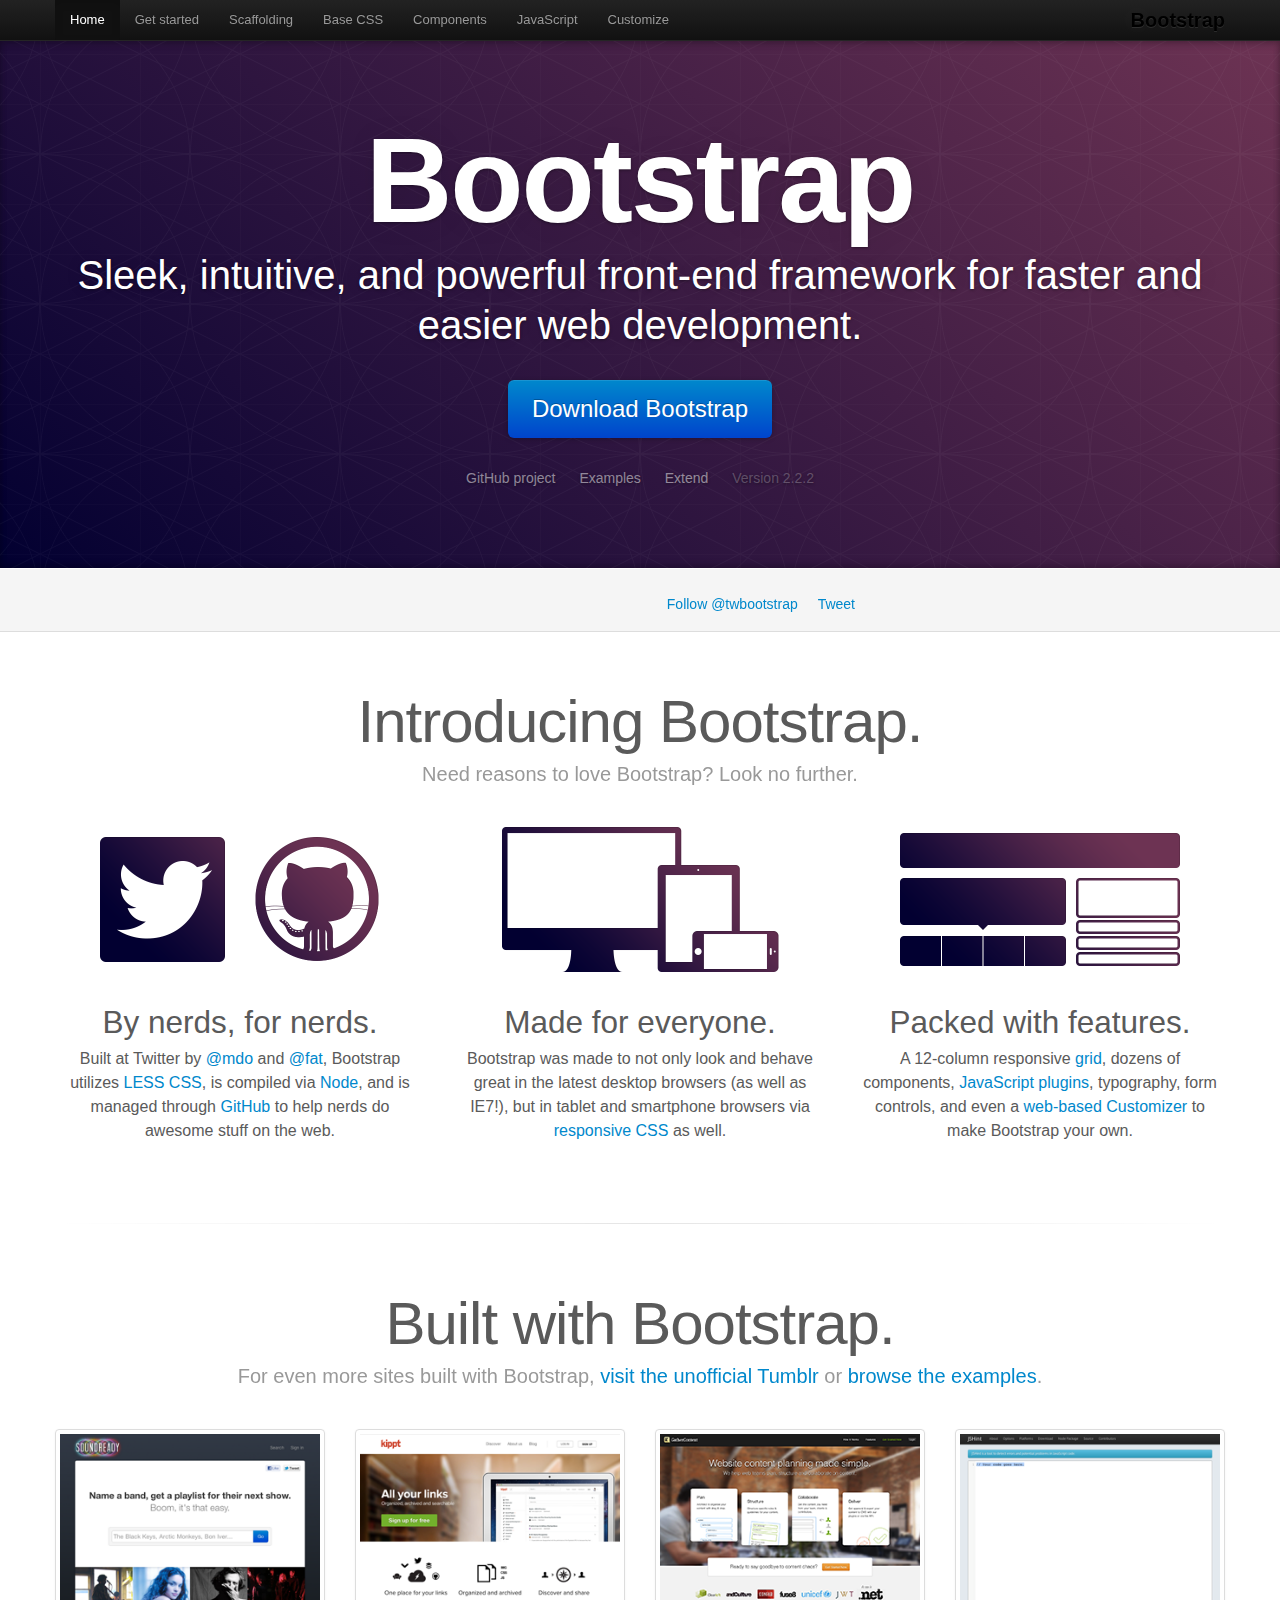
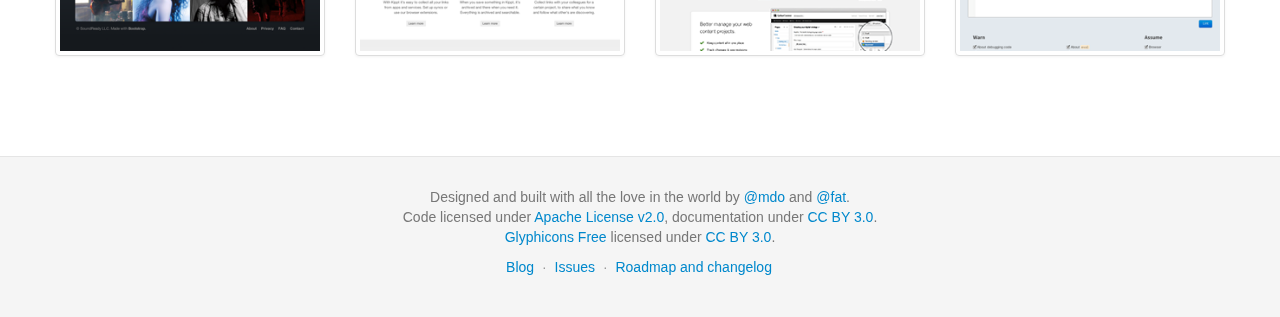
<file: glitchVis/js/bootstrap/docs/index.html>
<!DOCTYPE html>
<html lang="en">
  <head>
    <meta charset="utf-8">
    <title>Bootstrap</title>
    <meta name="viewport" content="width=device-width, initial-scale=1.0">
    <meta name="description" content="">
    <meta name="author" content="">

    <!-- Le styles -->
    <link href="assets/css/bootstrap.css" rel="stylesheet">
    <link href="assets/css/bootstrap-responsive.css" rel="stylesheet">
    <link href="assets/css/docs.css" rel="stylesheet">
    <link href="assets/js/google-code-prettify/prettify.css" rel="stylesheet">

    <!-- Le HTML5 shim, for IE6-8 support of HTML5 elements -->
    <!--[if lt IE 9]>
      <script src="http://html5shim.googlecode.com/svn/trunk/html5.js"></script>
    <![endif]-->

    <!-- Le fav and touch icons -->
    <link rel="apple-touch-icon-precomposed" sizes="144x144" href="assets/ico/apple-touch-icon-144-precomposed.png">
    <link rel="apple-touch-icon-precomposed" sizes="114x114" href="assets/ico/apple-touch-icon-114-precomposed.png">
      <link rel="apple-touch-icon-precomposed" sizes="72x72" href="assets/ico/apple-touch-icon-72-precomposed.png">
                    <link rel="apple-touch-icon-precomposed" href="assets/ico/apple-touch-icon-57-precomposed.png">
                                   <link rel="shortcut icon" href="assets/ico/favicon.png">

  </head>

  <body data-spy="scroll" data-target=".bs-docs-sidebar">

    <!-- Navbar
    ================================================== -->
    <div class="navbar navbar-inverse navbar-fixed-top">
      <div class="navbar-inner">
        <div class="container">
          <button type="button" class="btn btn-navbar" data-toggle="collapse" data-target=".nav-collapse">
            <span class="icon-bar"></span>
            <span class="icon-bar"></span>
            <span class="icon-bar"></span>
          </button>
          <a class="brand" href="./index.html">Bootstrap</a>
          <div class="nav-collapse collapse">
            <ul class="nav">
              <li class="active">
                <a href="./index.html">Home</a>
              </li>
              <li class="">
                <a href="./getting-started.html">Get started</a>
              </li>
              <li class="">
                <a href="./scaffolding.html">Scaffolding</a>
              </li>
              <li class="">
                <a href="./base-css.html">Base CSS</a>
              </li>
              <li class="">
                <a href="./components.html">Components</a>
              </li>
              <li class="">
                <a href="./javascript.html">JavaScript</a>
              </li>
              <li class="">
                <a href="./customize.html">Customize</a>
              </li>
            </ul>
          </div>
        </div>
      </div>
    </div>

<div class="jumbotron masthead">
  <div class="container">
    <h1>Bootstrap</h1>
    <p>Sleek, intuitive, and powerful front-end framework for faster and easier web development.</p>
    <p>
      <a href="assets/bootstrap.zip" class="btn btn-primary btn-large" >Download Bootstrap</a>
    </p>
    <ul class="masthead-links">
      <li>
        <a href="http://github.com/twitter/bootstrap" >GitHub project</a>
      </li>
      <li>
        <a href="./getting-started.html#examples" >Examples</a>
      </li>
      <li>
        <a href="./extend.html" >Extend</a>
      </li>
      <li>
        Version 2.2.2
      </li>
    </ul>
  </div>
</div>

<div class="bs-docs-social">
  <div class="container">
    <ul class="bs-docs-social-buttons">
      <li>
        <iframe class="github-btn" src="http://ghbtns.com/github-btn.html?user=twitter&repo=bootstrap&type=watch&count=true" allowtransparency="true" frameborder="0" scrolling="0" width="100px" height="20px"></iframe>
      </li>
      <li>
        <iframe class="github-btn" src="http://ghbtns.com/github-btn.html?user=twitter&repo=bootstrap&type=fork&count=true" allowtransparency="true" frameborder="0" scrolling="0" width="102px" height="20px"></iframe>
      </li>
      <li class="follow-btn">
        <a href="https://twitter.com/twbootstrap" class="twitter-follow-button" data-link-color="#0069D6" data-show-count="true">Follow @twbootstrap</a>
      </li>
      <li class="tweet-btn">
        <a href="https://twitter.com/share" class="twitter-share-button" data-url="http://twitter.github.com/bootstrap/" data-count="horizontal" data-via="twbootstrap" data-related="mdo:Creator of Twitter Bootstrap">Tweet</a>
      </li>
    </ul>
  </div>
</div>

<div class="container">

  <div class="marketing">

    <h1>Introducing Bootstrap.</h1>
    <p class="marketing-byline">Need reasons to love Bootstrap? Look no further.</p>

    <div class="row-fluid">
      <div class="span4">
        <img class="marketing-img" src="assets/img/bs-docs-twitter-github.png">
        <h2>By nerds, for nerds.</h2>
        <p>Built at Twitter by <a href="http://twitter.com/mdo">@mdo</a> and <a href="http://twitter.com/fat">@fat</a>, Bootstrap utilizes <a href="http://lesscss.org">LESS CSS</a>, is compiled via <a href="http://nodejs.org">Node</a>, and is managed through <a href="http://github.com">GitHub</a> to help nerds do awesome stuff on the web.</p>
      </div>
      <div class="span4">
        <img class="marketing-img" src="assets/img/bs-docs-responsive-illustrations.png">
        <h2>Made for everyone.</h2>
        <p>Bootstrap was made to not only look and behave great in the latest desktop browsers (as well as IE7!), but in tablet and smartphone browsers via <a href="./scaffolding.html#responsive">responsive CSS</a> as well.</p>
      </div>
      <div class="span4">
        <img class="marketing-img" src="assets/img/bs-docs-bootstrap-features.png">
        <h2>Packed with features.</h2>
        <p>A 12-column responsive <a href="./scaffolding.html#gridSystem">grid</a>, dozens of components, <a href="./javascript.html">JavaScript plugins</a>, typography, form controls, and even a <a href="./customize.html">web-based Customizer</a> to make Bootstrap your own.</p>
      </div>
    </div>

    <hr class="soften">

    <h1>Built with Bootstrap.</h1>
    <p class="marketing-byline">For even more sites built with Bootstrap, <a href="http://builtwithbootstrap.tumblr.com/" target="_blank">visit the unofficial Tumblr</a> or <a href="./getting-started.html#examples">browse the examples</a>.</p>
    <div class="row-fluid">
      <ul class="thumbnails example-sites">
        <li class="span3">
          <a class="thumbnail" href="http://soundready.fm/" target="_blank">
            <img src="assets/img/example-sites/soundready.png" alt="SoundReady.fm">
          </a>
        </li>
        <li class="span3">
          <a class="thumbnail" href="http://kippt.com/" target="_blank">
            <img src="assets/img/example-sites/kippt.png" alt="Kippt">
          </a>
        </li>
        <li class="span3">
          <a class="thumbnail" href="http://www.gathercontent.com/" target="_blank">
            <img src="assets/img/example-sites/gathercontent.png" alt="Gather Content">
          </a>
        </li>
        <li class="span3">
          <a class="thumbnail" href="http://www.jshint.com/" target="_blank">
            <img src="assets/img/example-sites/jshint.png" alt="JS Hint">
          </a>
        </li>
      </ul>
     </div>

  </div>

</div>



    <!-- Footer
    ================================================== -->
    <footer class="footer">
      <div class="container">
        <p>Designed and built with all the love in the world by <a href="http://twitter.com/mdo" target="_blank">@mdo</a> and <a href="http://twitter.com/fat" target="_blank">@fat</a>.</p>
        <p>Code licensed under <a href="http://www.apache.org/licenses/LICENSE-2.0" target="_blank">Apache License v2.0</a>, documentation under <a href="http://creativecommons.org/licenses/by/3.0/">CC BY 3.0</a>.</p>
        <p><a href="http://glyphicons.com">Glyphicons Free</a> licensed under <a href="http://creativecommons.org/licenses/by/3.0/">CC BY 3.0</a>.</p>
        <ul class="footer-links">
          <li><a href="http://blog.getbootstrap.com">Blog</a></li>
          <li class="muted">&middot;</li>
          <li><a href="https://github.com/twitter/bootstrap/issues?state=open">Issues</a></li>
          <li class="muted">&middot;</li>
          <li><a href="https://github.com/twitter/bootstrap/wiki">Roadmap and changelog</a></li>
        </ul>
      </div>
    </footer>



    <!-- Le javascript
    ================================================== -->
    <!-- Placed at the end of the document so the pages load faster -->
    <script type="text/javascript" src="http://platform.twitter.com/widgets.js"></script>
    <script src="assets/js/jquery.js"></script>
    <script src="assets/js/bootstrap-transition.js"></script>
    <script src="assets/js/bootstrap-alert.js"></script>
    <script src="assets/js/bootstrap-modal.js"></script>
    <script src="assets/js/bootstrap-dropdown.js"></script>
    <script src="assets/js/bootstrap-scrollspy.js"></script>
    <script src="assets/js/bootstrap-tab.js"></script>
    <script src="assets/js/bootstrap-tooltip.js"></script>
    <script src="assets/js/bootstrap-popover.js"></script>
    <script src="assets/js/bootstrap-button.js"></script>
    <script src="assets/js/bootstrap-collapse.js"></script>
    <script src="assets/js/bootstrap-carousel.js"></script>
    <script src="assets/js/bootstrap-typeahead.js"></script>
    <script src="assets/js/bootstrap-affix.js"></script>

    <script src="assets/js/holder/holder.js"></script>
    <script src="assets/js/google-code-prettify/prettify.js"></script>

    <script src="assets/js/application.js"></script>



  </body>
</html>
</file>
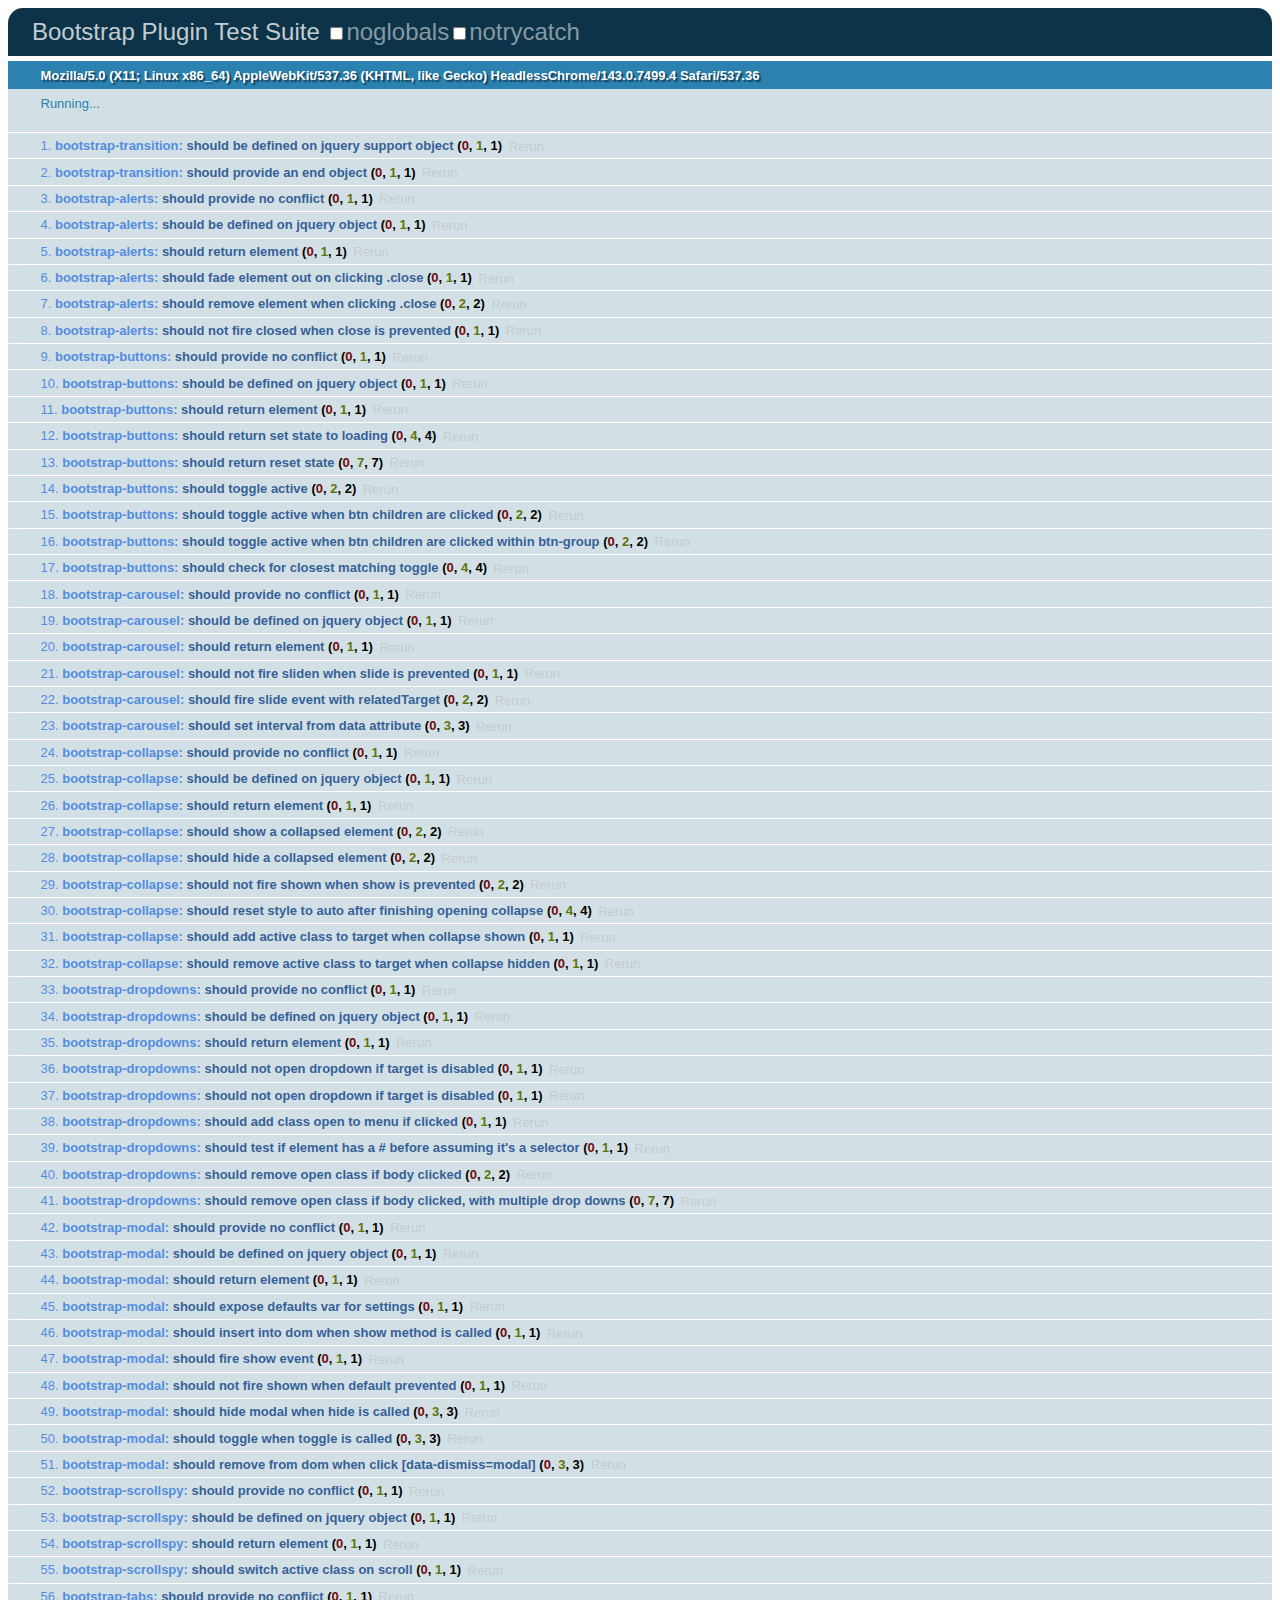
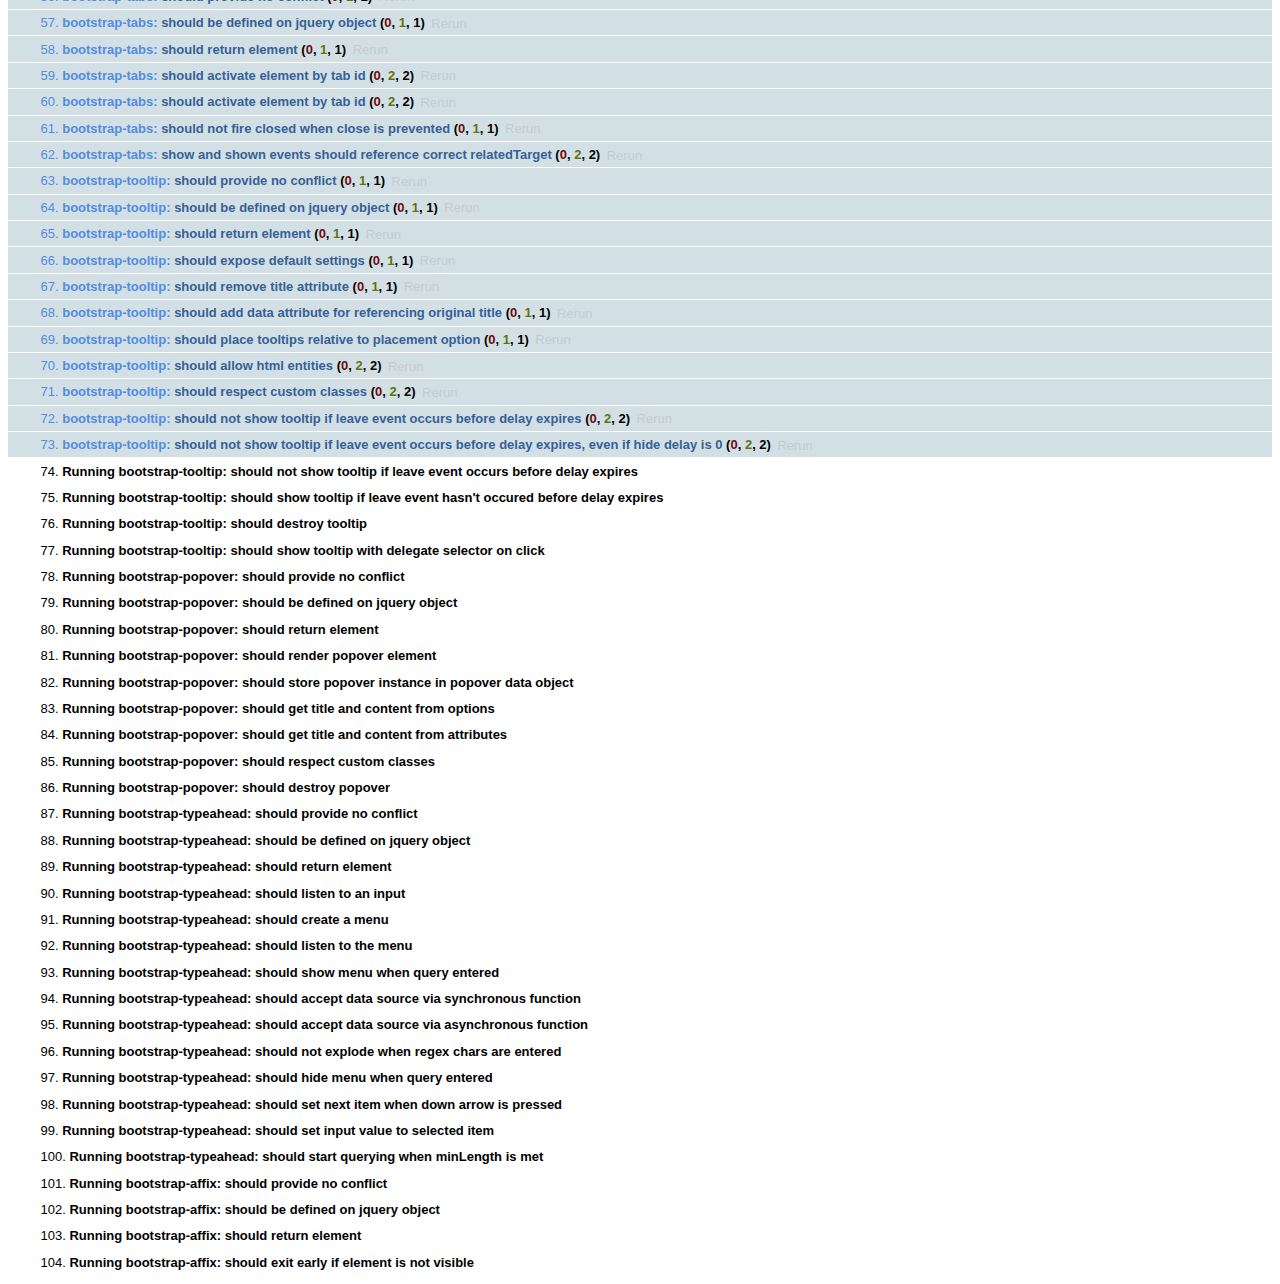
<file: glitchVis/js/bootstrap/js/tests/index.html>
<!DOCTYPE HTML>
<html>
<head>
  <title>Bootstrap Plugin Test Suite</title>

  <!-- jquery -->
  <!--<script src="http://code.jquery.com/jquery-1.7.min.js"></script>-->
  <script src="vendor/jquery.js"></script>

  <!-- qunit -->
  <link rel="stylesheet" href="vendor/qunit.css" type="text/css" media="screen" />
  <script src="vendor/qunit.js"></script>

  <!-- phantomjs logging script-->
  <script src="unit/bootstrap-phantom.js"></script>

  <!--  plugin sources -->
  <script src="../../js/bootstrap-transition.js"></script>
  <script src="../../js/bootstrap-alert.js"></script>
  <script src="../../js/bootstrap-button.js"></script>
  <script src="../../js/bootstrap-carousel.js"></script>
  <script src="../../js/bootstrap-collapse.js"></script>
  <script src="../../js/bootstrap-dropdown.js"></script>
  <script src="../../js/bootstrap-modal.js"></script>
  <script src="../../js/bootstrap-scrollspy.js"></script>
  <script src="../../js/bootstrap-tab.js"></script>
  <script src="../../js/bootstrap-tooltip.js"></script>
  <script src="../../js/bootstrap-popover.js"></script>
  <script src="../../js/bootstrap-typeahead.js"></script>
  <script src="../../js/bootstrap-affix.js"></script>

  <!-- unit tests -->
  <script src="unit/bootstrap-transition.js"></script>
  <script src="unit/bootstrap-alert.js"></script>
  <script src="unit/bootstrap-button.js"></script>
  <script src="unit/bootstrap-carousel.js"></script>
  <script src="unit/bootstrap-collapse.js"></script>
  <script src="unit/bootstrap-dropdown.js"></script>
  <script src="unit/bootstrap-modal.js"></script>
  <script src="unit/bootstrap-scrollspy.js"></script>
  <script src="unit/bootstrap-tab.js"></script>
  <script src="unit/bootstrap-tooltip.js"></script>
  <script src="unit/bootstrap-popover.js"></script>
  <script src="unit/bootstrap-typeahead.js"></script>
  <script src="unit/bootstrap-affix.js"></script>
</head>
<body>
  <div>
    <h1 id="qunit-header">Bootstrap Plugin Test Suite</h1>
    <h2 id="qunit-banner"></h2>
    <h2 id="qunit-userAgent"></h2>
    <ol id="qunit-tests"></ol>
    <div id="qunit-fixture"></div>
  </div>
</body>
</html>
</file>
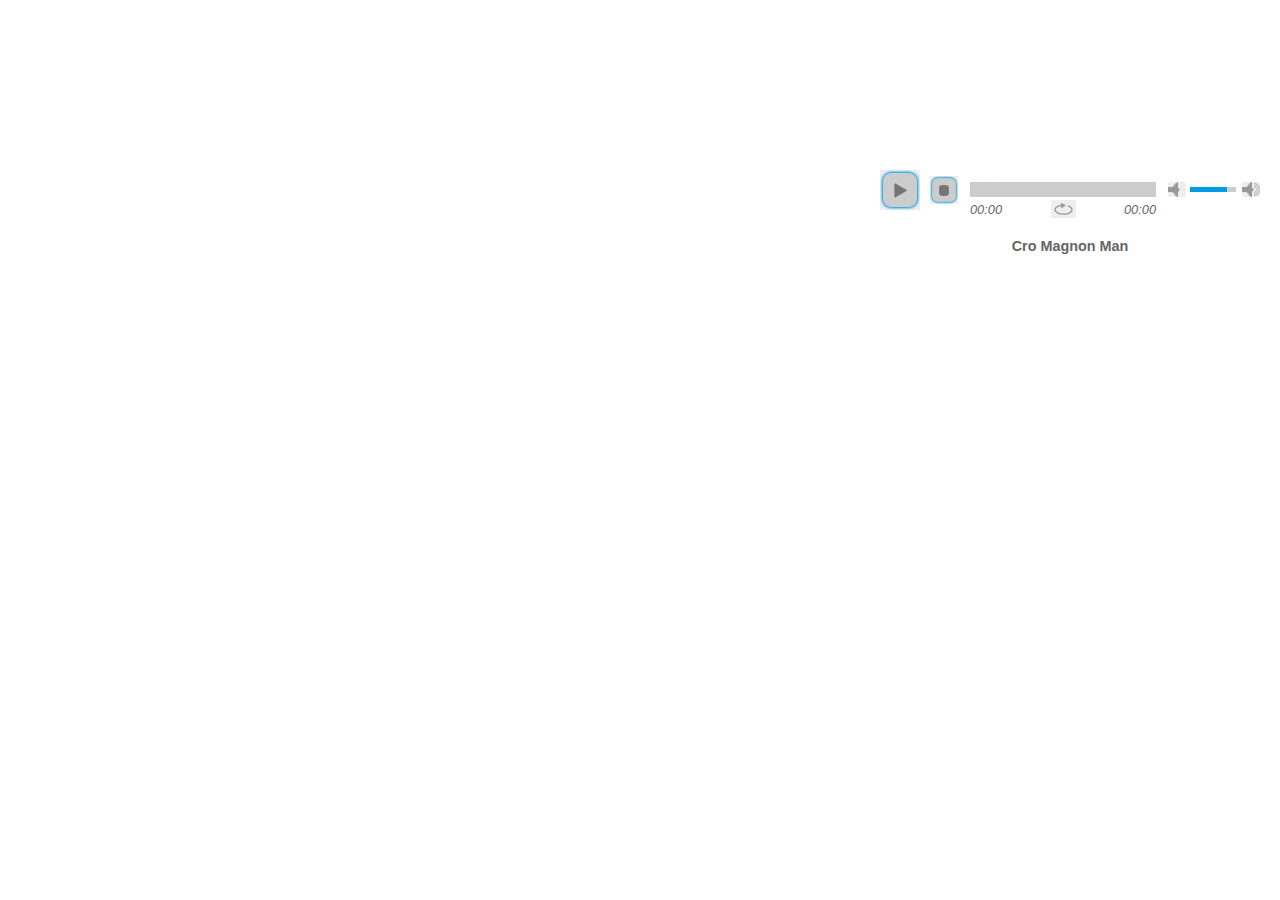
<file: glitchVis/musictest.html>
<!DOCTYPE html>
<html>
<head>
<meta charset=utf-8 />

<!-- Website Design By: www.happyworm.com -->
<title>Demo : jPlayer as an audio player</title>
<meta http-equiv="Content-Type" content="text/html; charset=iso-8859-1" />
<link href="music/jplayer/skin/blue.monday/jplayer.blue.monday.css" rel="stylesheet" type="text/css" />
<script type="text/javascript" src="http://ajax.googleapis.com/ajax/libs/jquery/1.9.1/jquery.min.js"></script>
<script type="text/javascript" src="music/jplayer/jquery.jplayer.min.js"></script>
<script type="text/javascript">
//<![CDATA[
$(document).ready(function(){

	$("#jquery_jplayer_1").jPlayer({
		ready: function () {
			$(this).jPlayer("setMedia", {
				mp3:"http://c1.glitch.bz/wp-uploads/main/2012/08/waiting_muzak_1344997267.mp3"
			});
		},
		swfPath: "js",
		supplied: "mp3",
		wmode: "window",
		smoothPlayBar: true,
		keyEnabled: true
	});
});
//]]>
</script>
</head>
<body>

		<div id="jquery_jplayer_1" class="jp-jplayer"></div>

		<div id="jp_container_1" class="jp-audio">
			<div class="jp-type-single">
				<div class="jp-gui jp-interface">
					<ul class="jp-controls">
						<li><a href="javascript:;" class="jp-play" tabindex="1">play</a></li>
						<li><a href="javascript:;" class="jp-pause" tabindex="1">pause</a></li>
						<li><a href="javascript:;" class="jp-stop" tabindex="1">stop</a></li>
						<li><a href="javascript:;" class="jp-mute" tabindex="1" title="mute">mute</a></li>
						<li><a href="javascript:;" class="jp-unmute" tabindex="1" title="unmute">unmute</a></li>
						<li><a href="javascript:;" class="jp-volume-max" tabindex="1" title="max volume">max volume</a></li>
					</ul>
					<div class="jp-progress">
						<div class="jp-seek-bar">
							<div class="jp-play-bar"></div>
						</div>
					</div>
					<div class="jp-volume-bar">
						<div class="jp-volume-bar-value"></div>
					</div>
					<div class="jp-time-holder">
						<div class="jp-current-time"></div>
						<div class="jp-duration"></div>

						<ul class="jp-toggles">
							<li><a href="javascript:;" class="jp-repeat" tabindex="1" title="repeat">repeat</a></li>
							<li><a href="javascript:;" class="jp-repeat-off" tabindex="1" title="repeat off">repeat off</a></li>
						</ul>
					</div>
				</div>
				<div class="jp-title">
					<ul>
						<li>Cro Magnon Man</li>
					</ul>
				</div>
				<div class="jp-no-solution">
					<span>Update Required</span>
					To play the media you will need to either update your browser to a recent version or update your <a href="http://get.adobe.com/flashplayer/" target="_blank">Flash plugin</a>.
				</div>
			</div>
		</div>
</body>

</html>
</file>
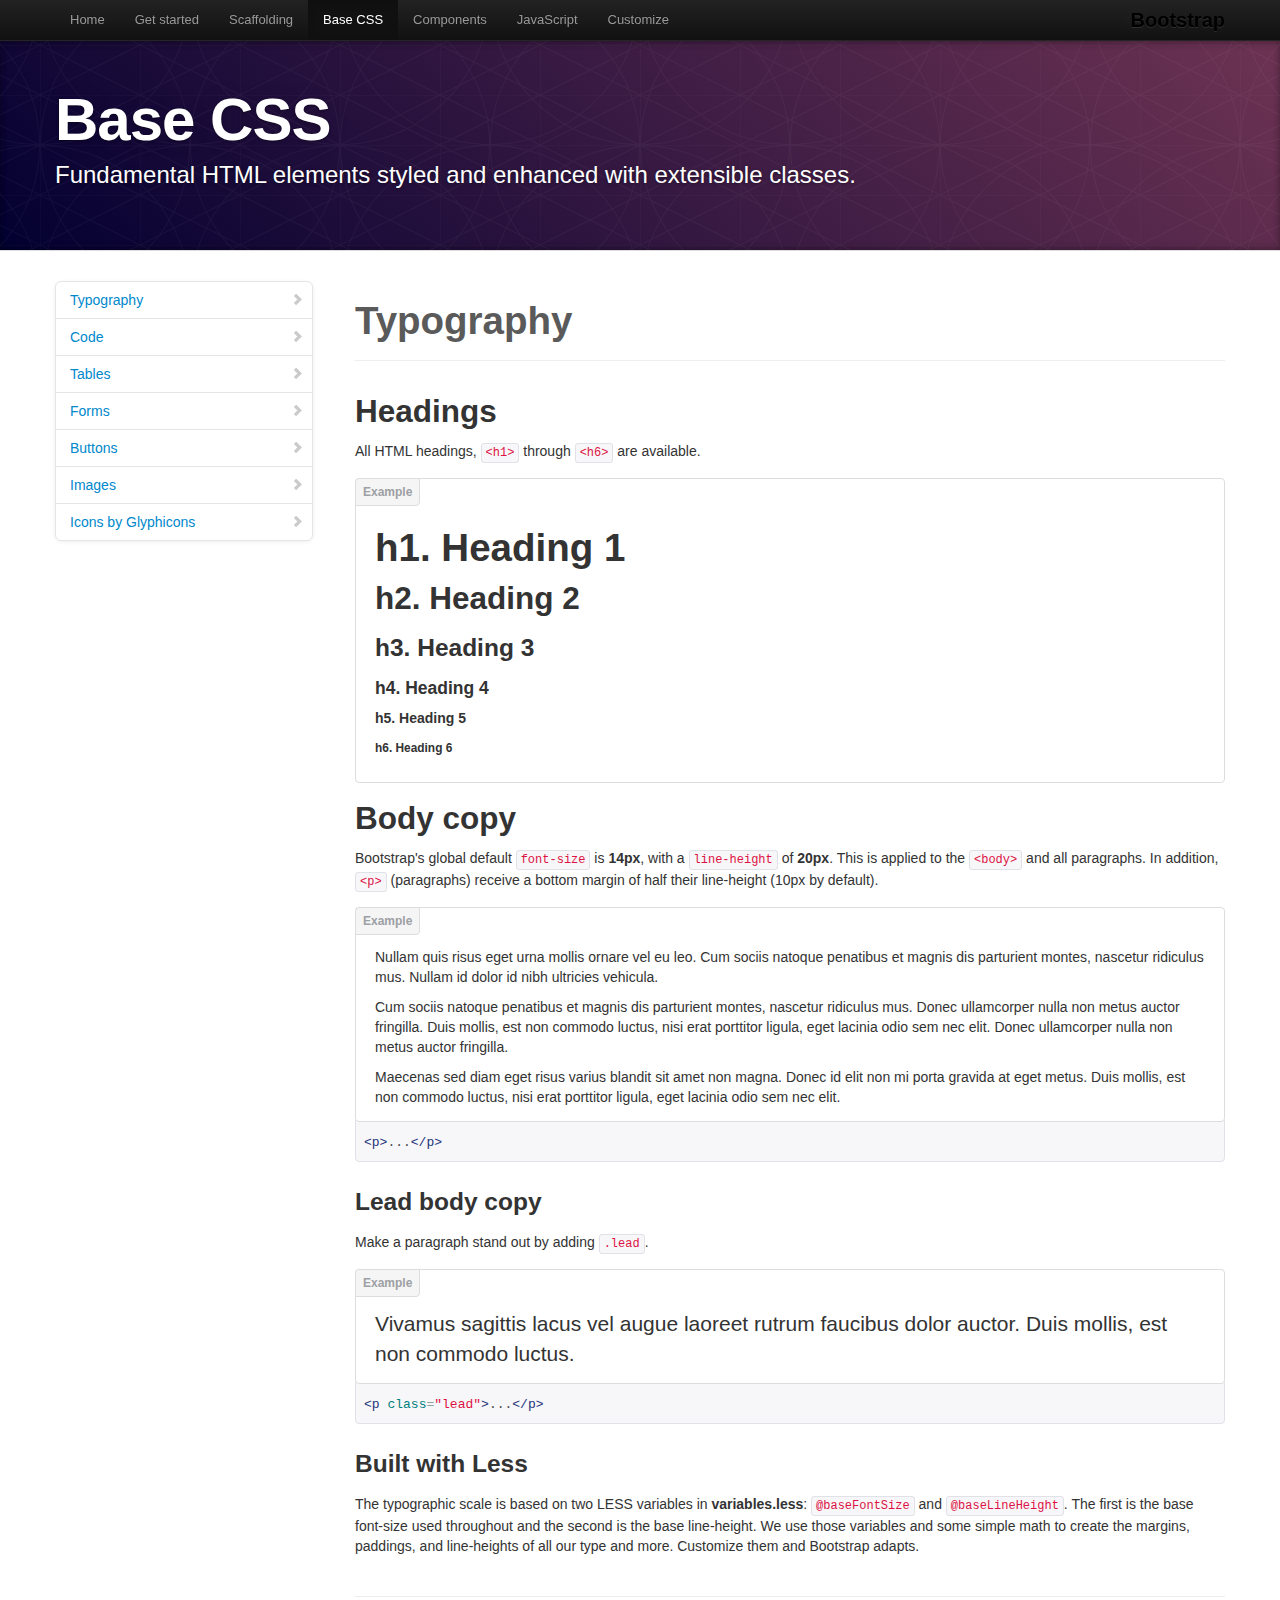
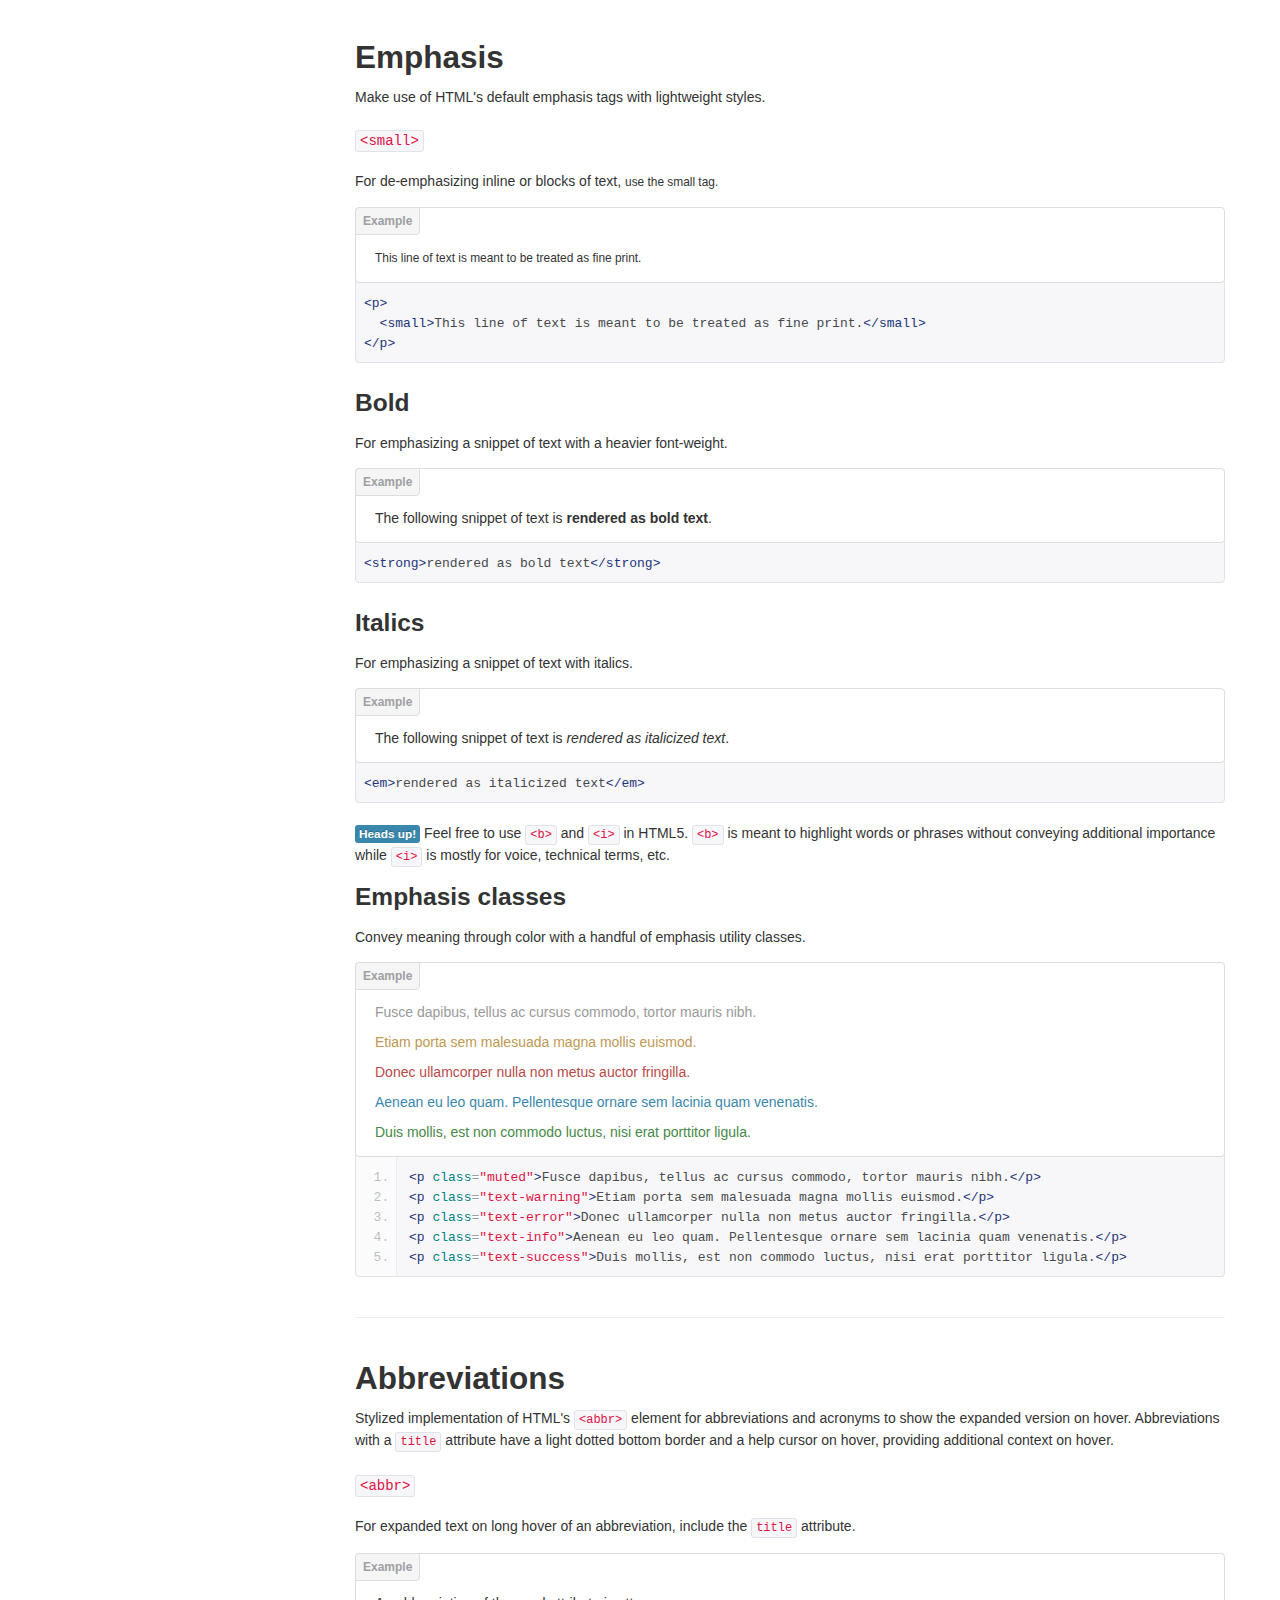
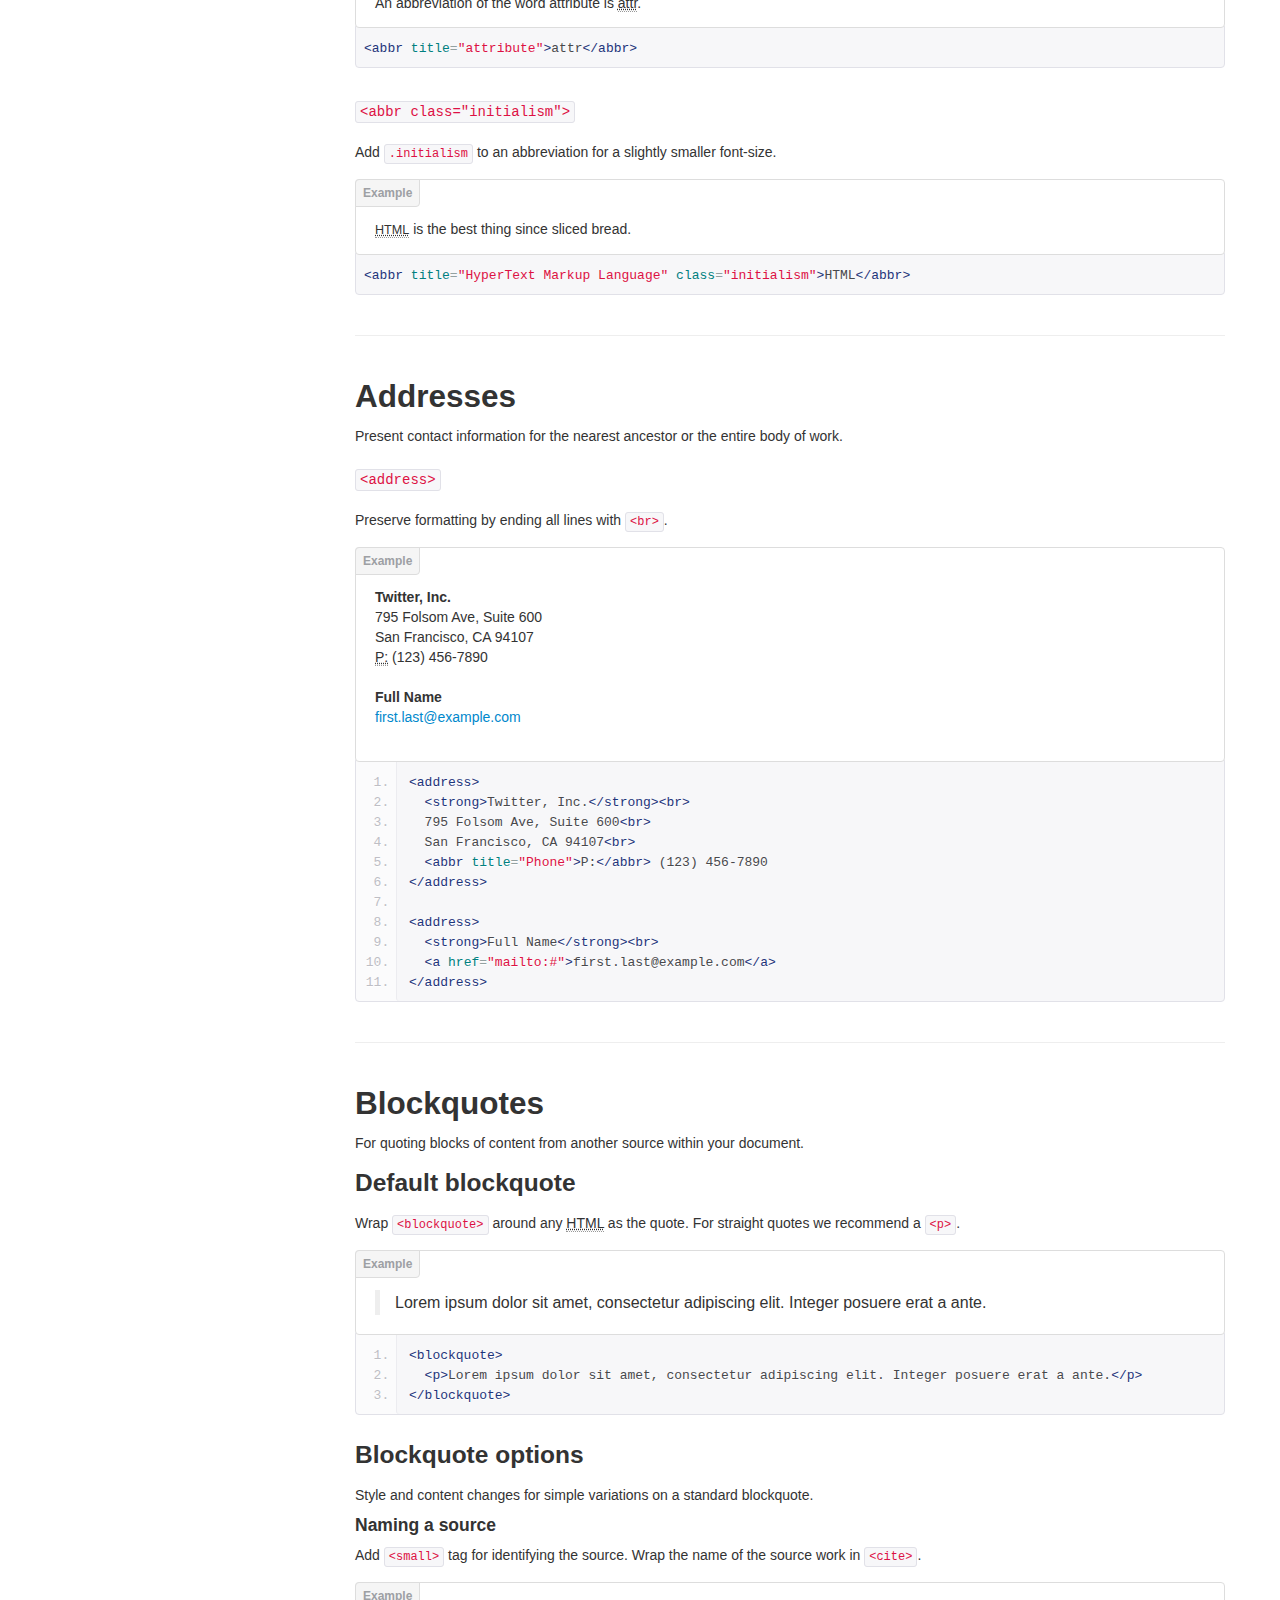
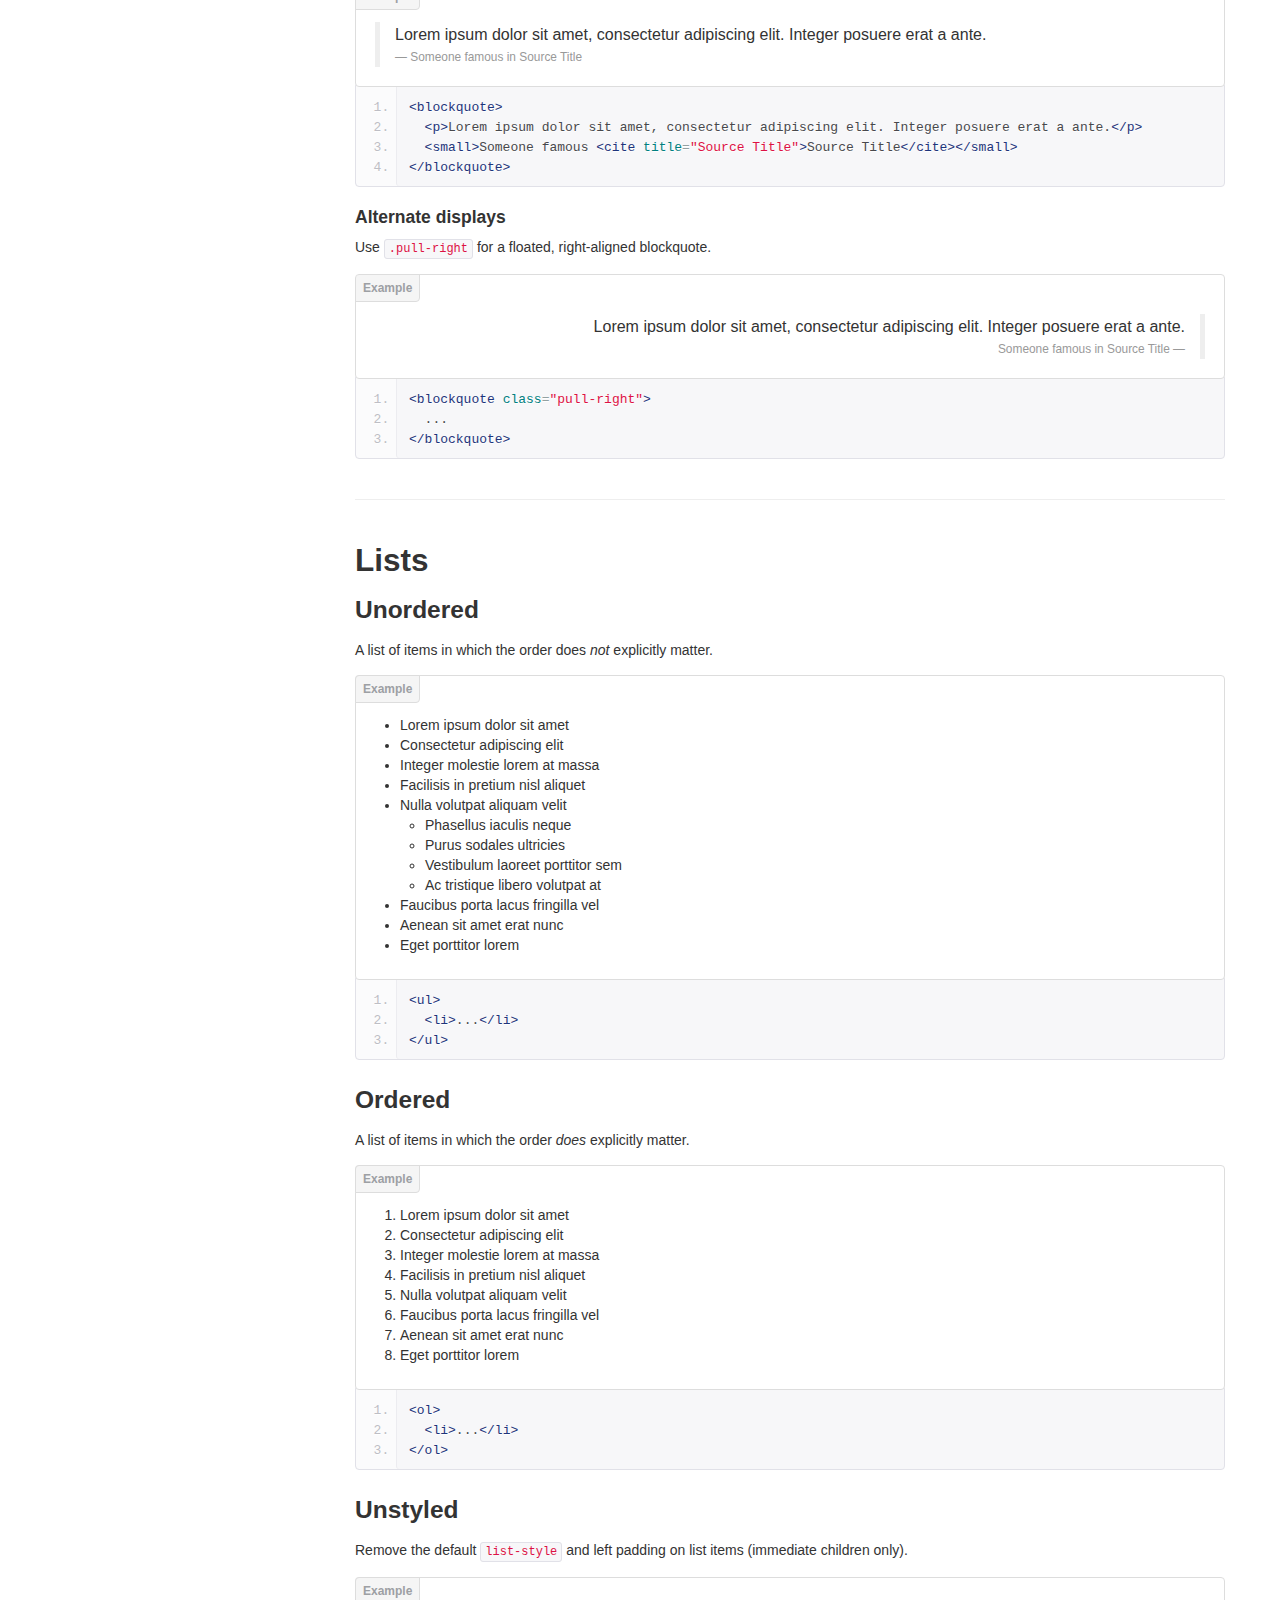
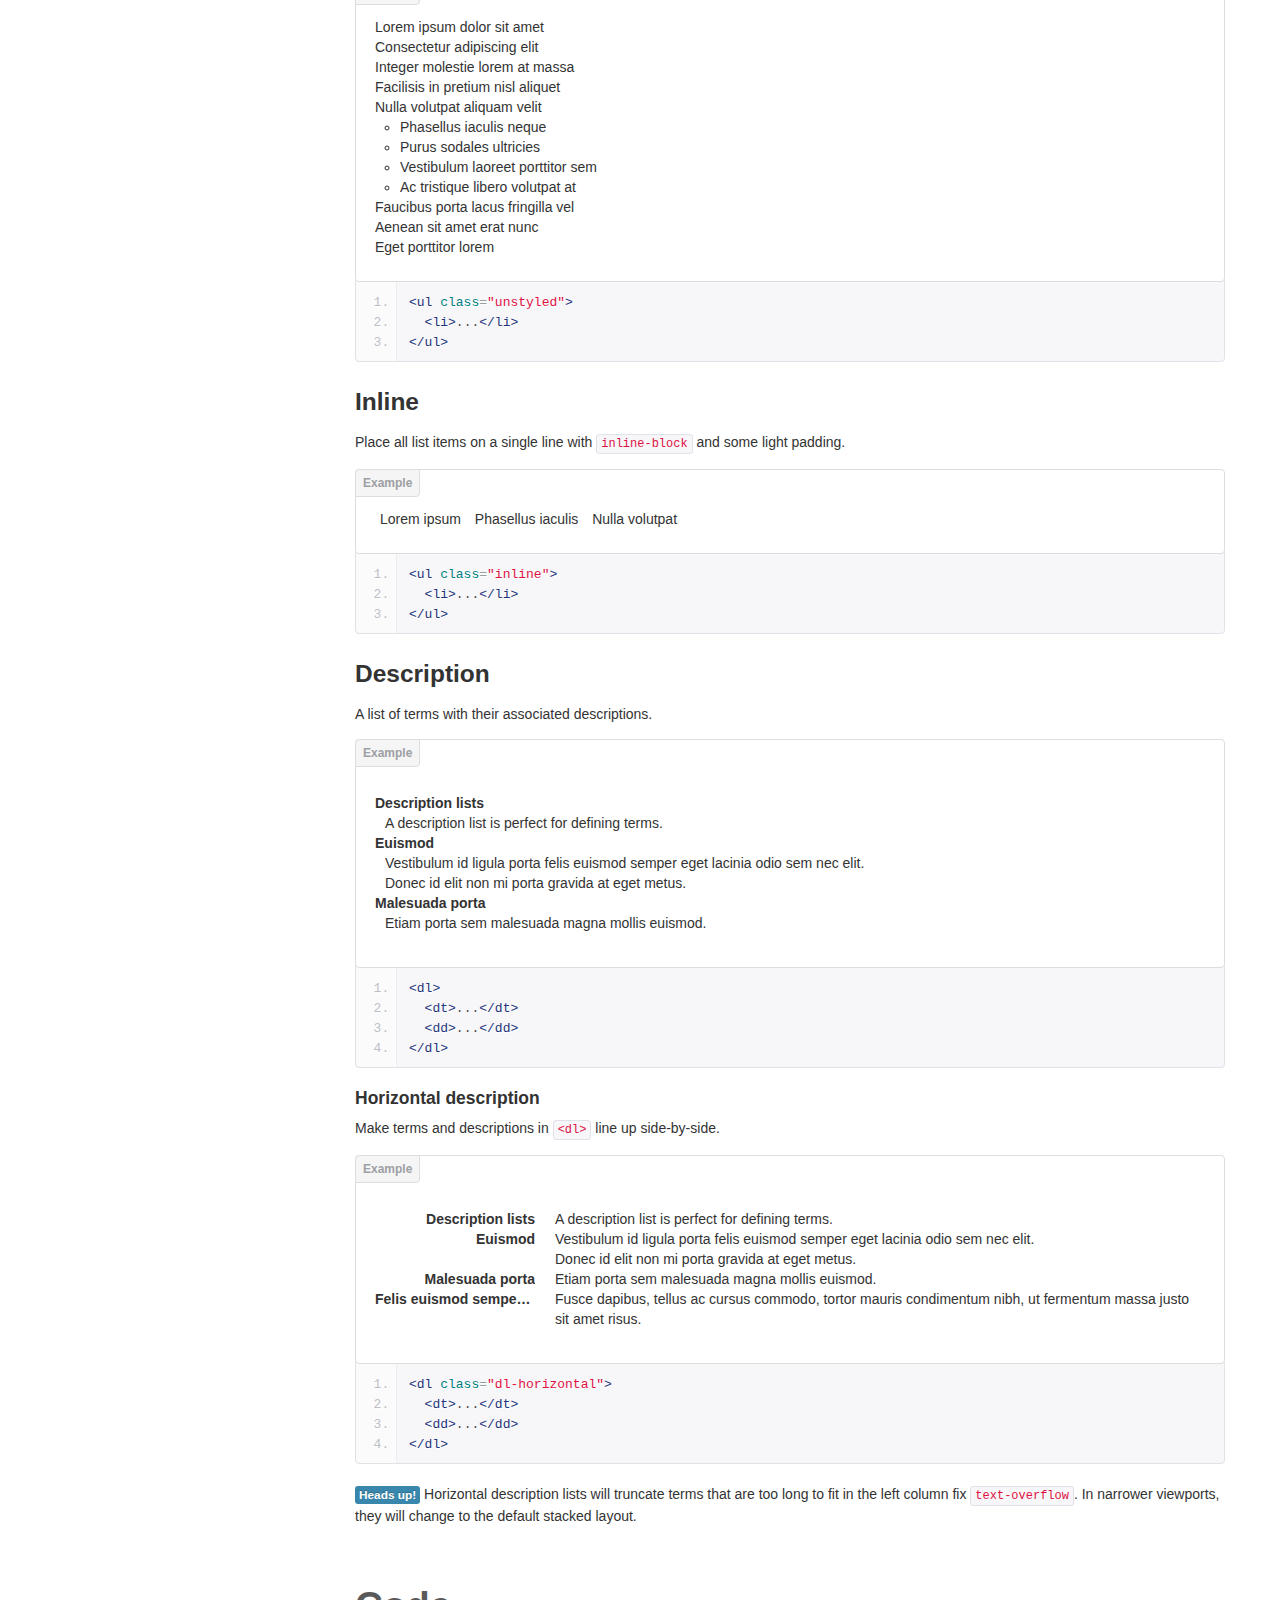
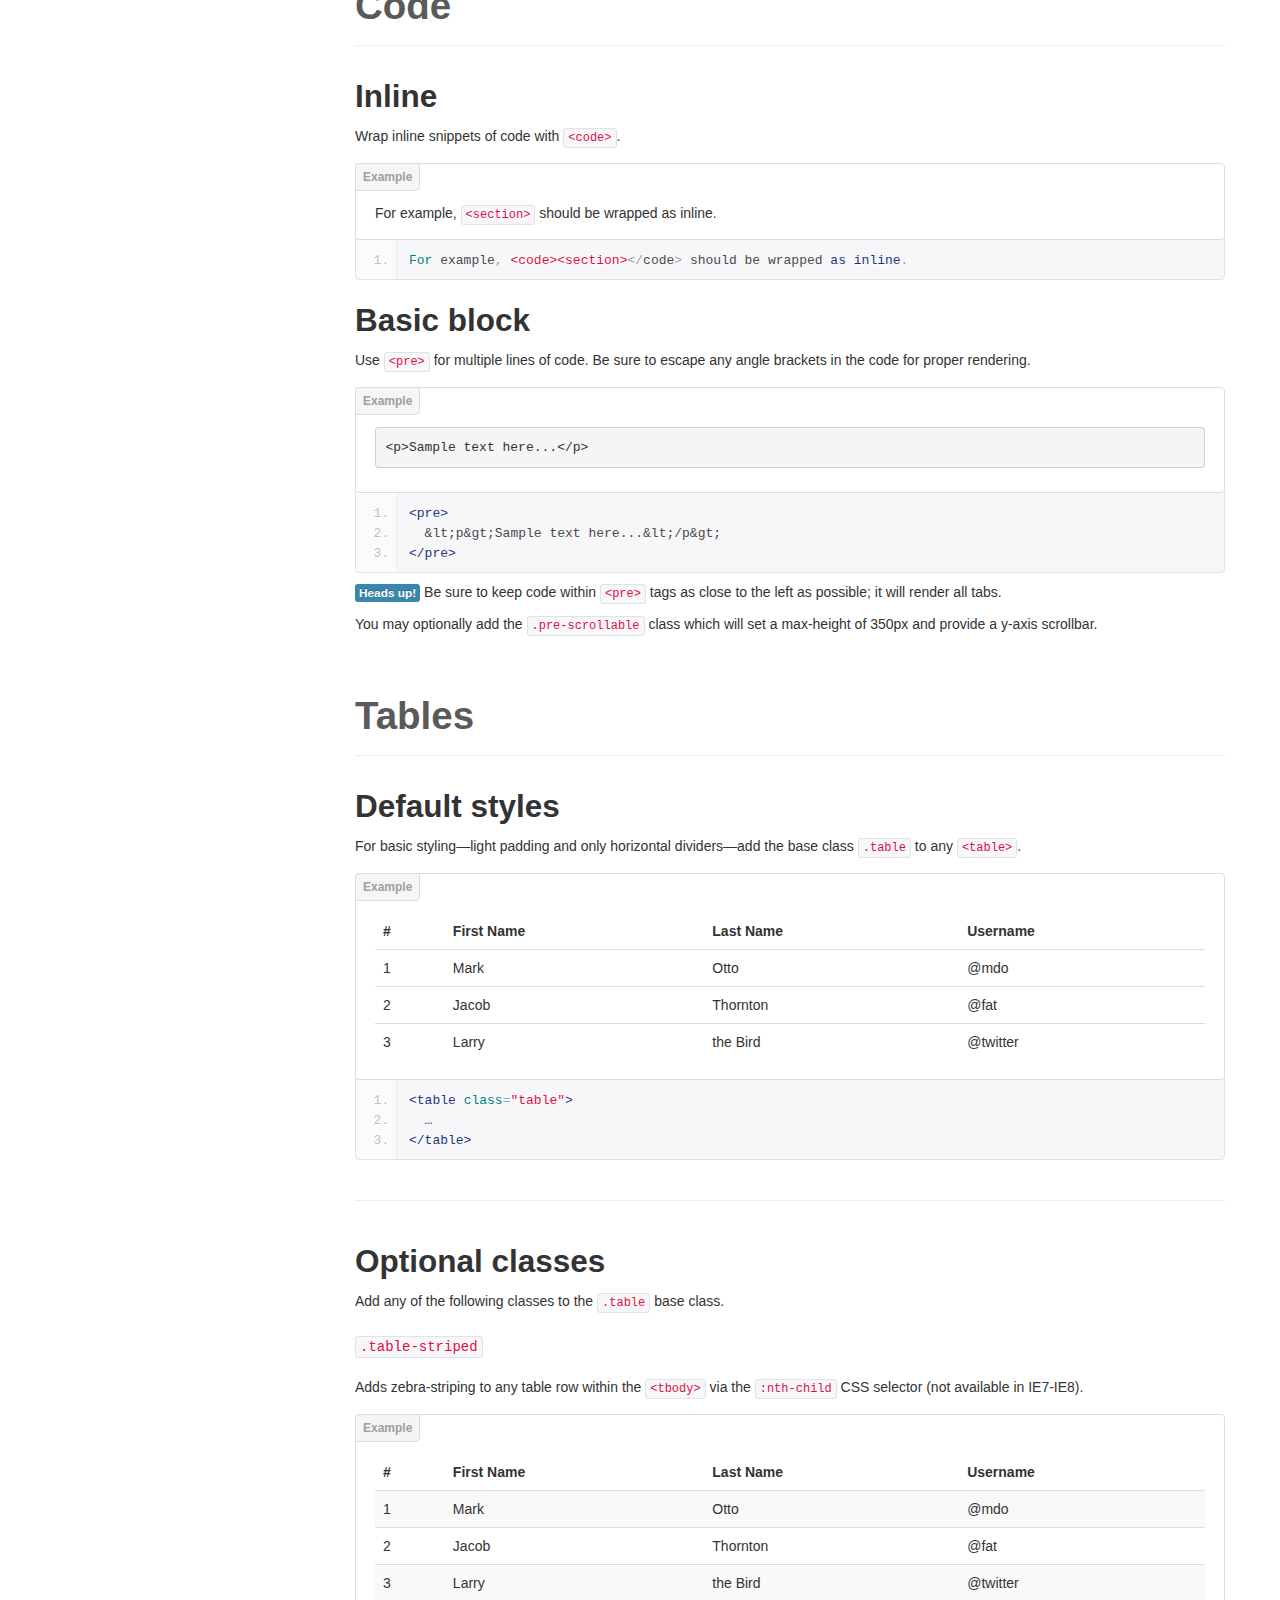
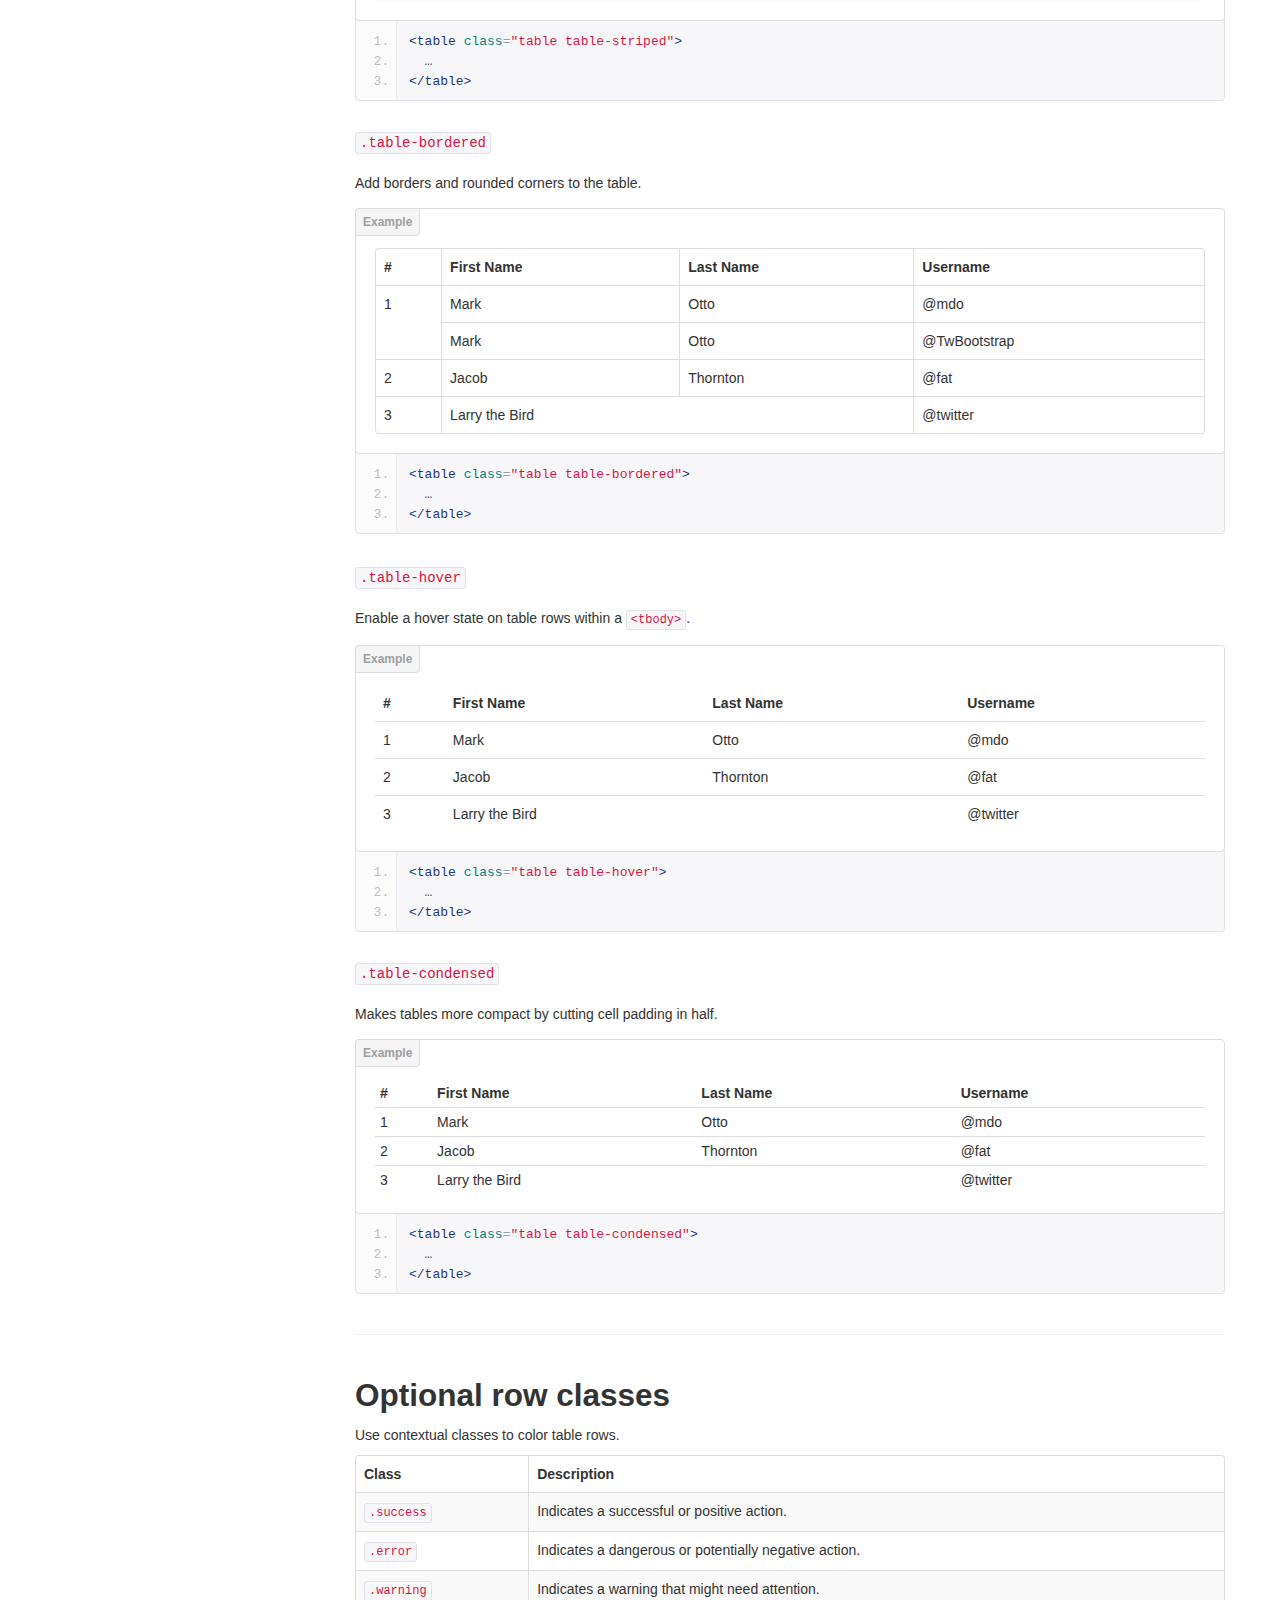
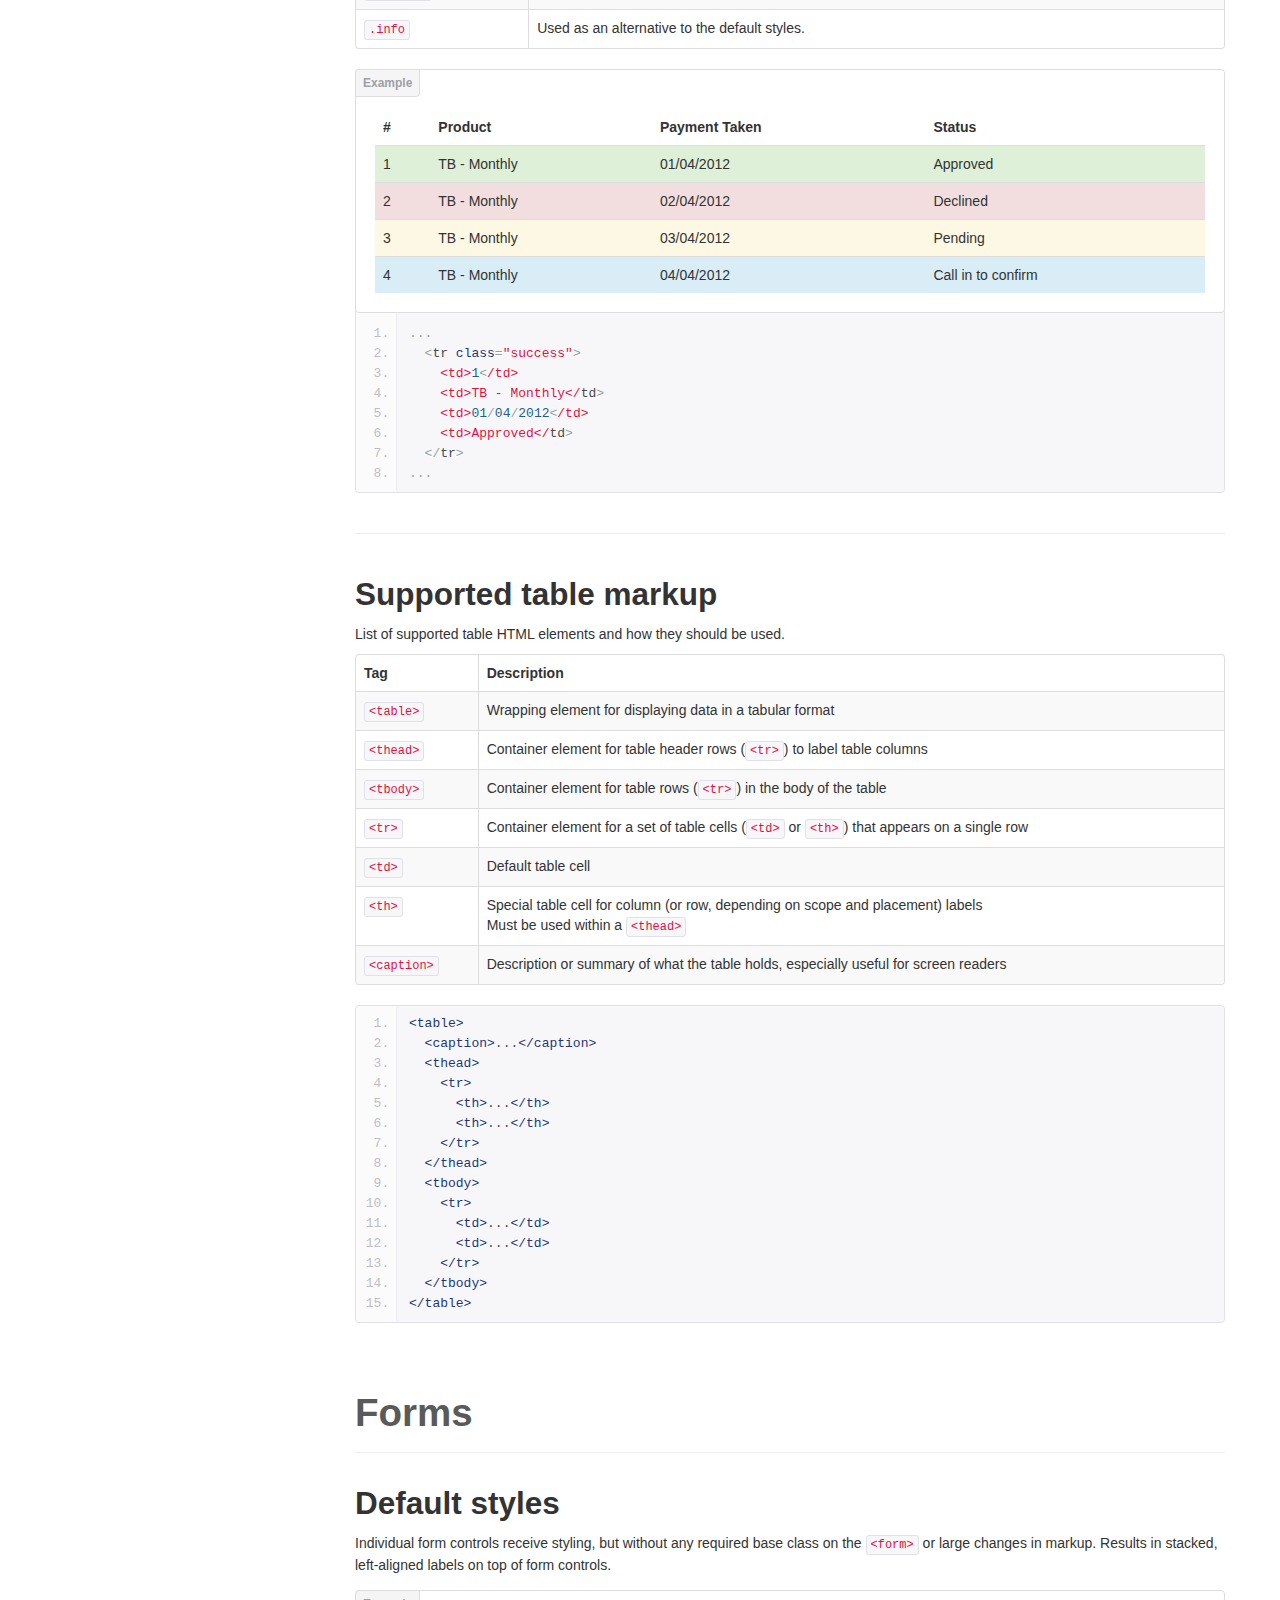
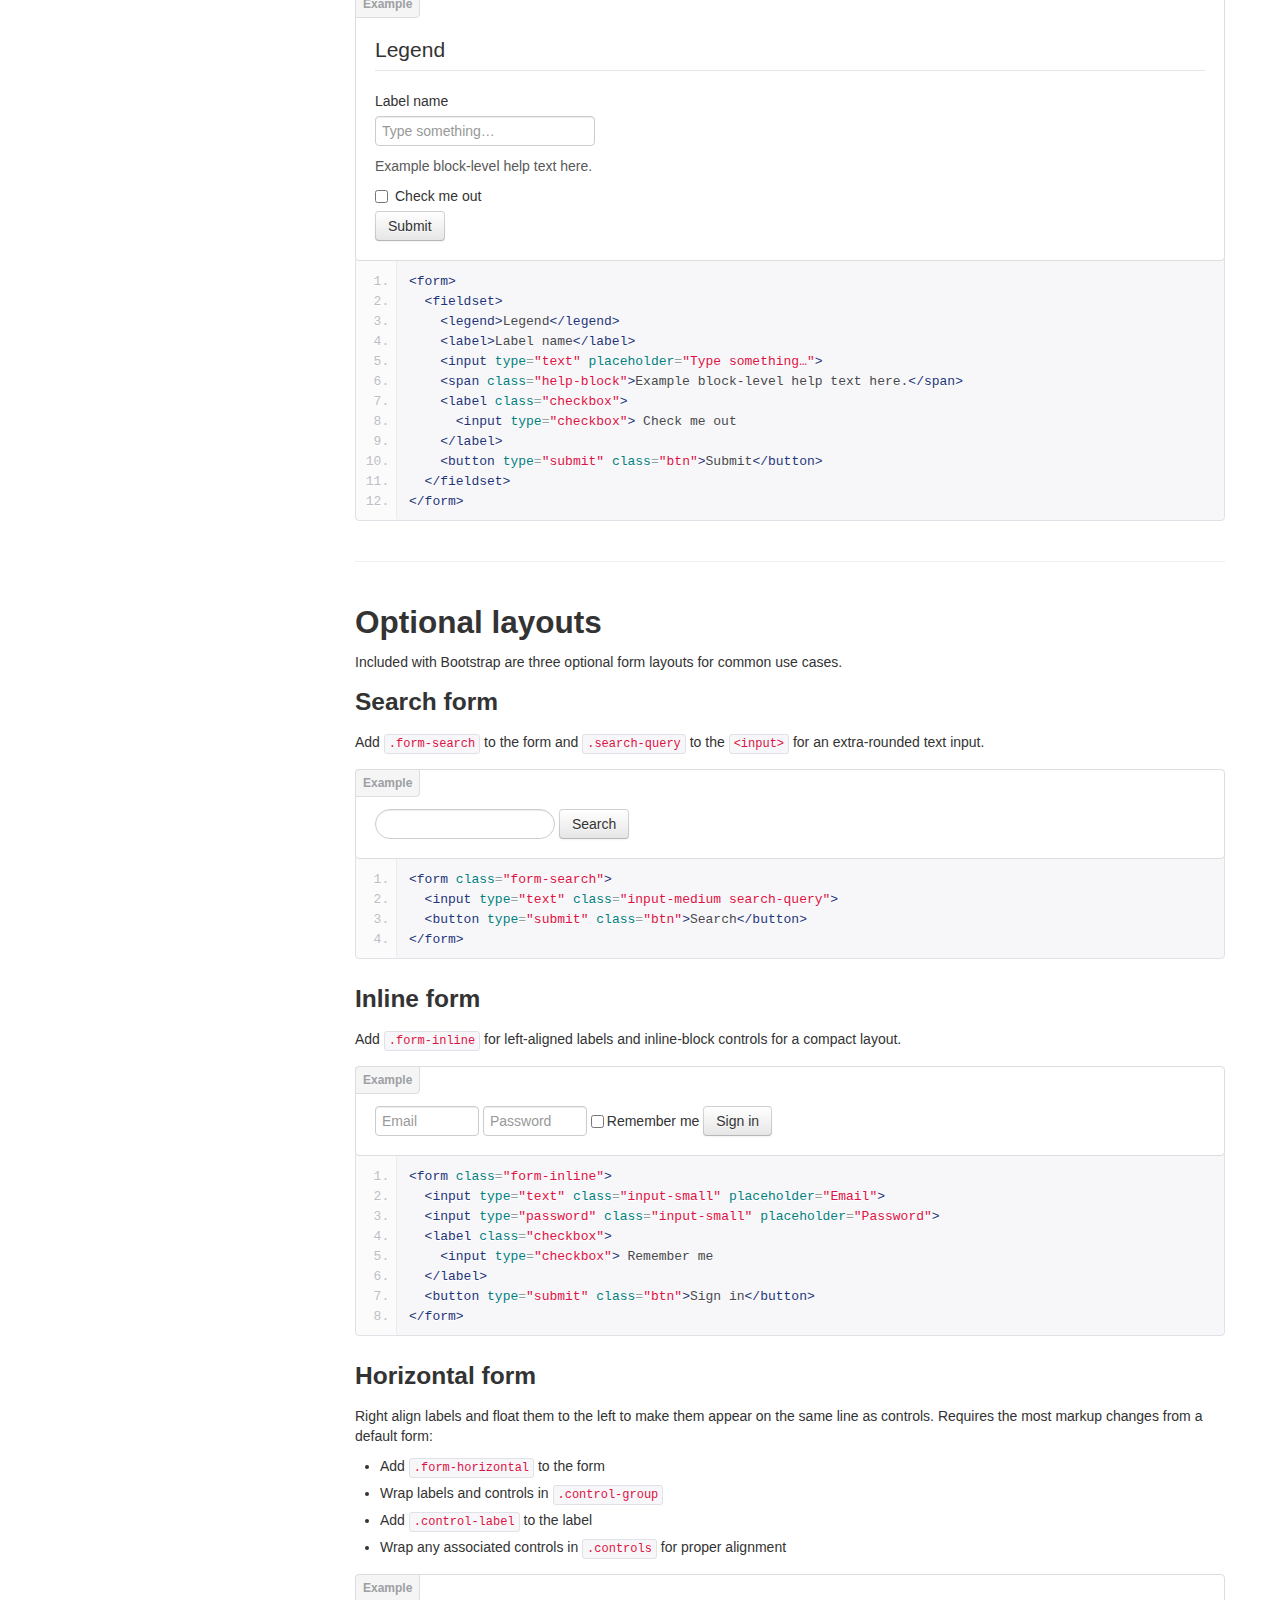
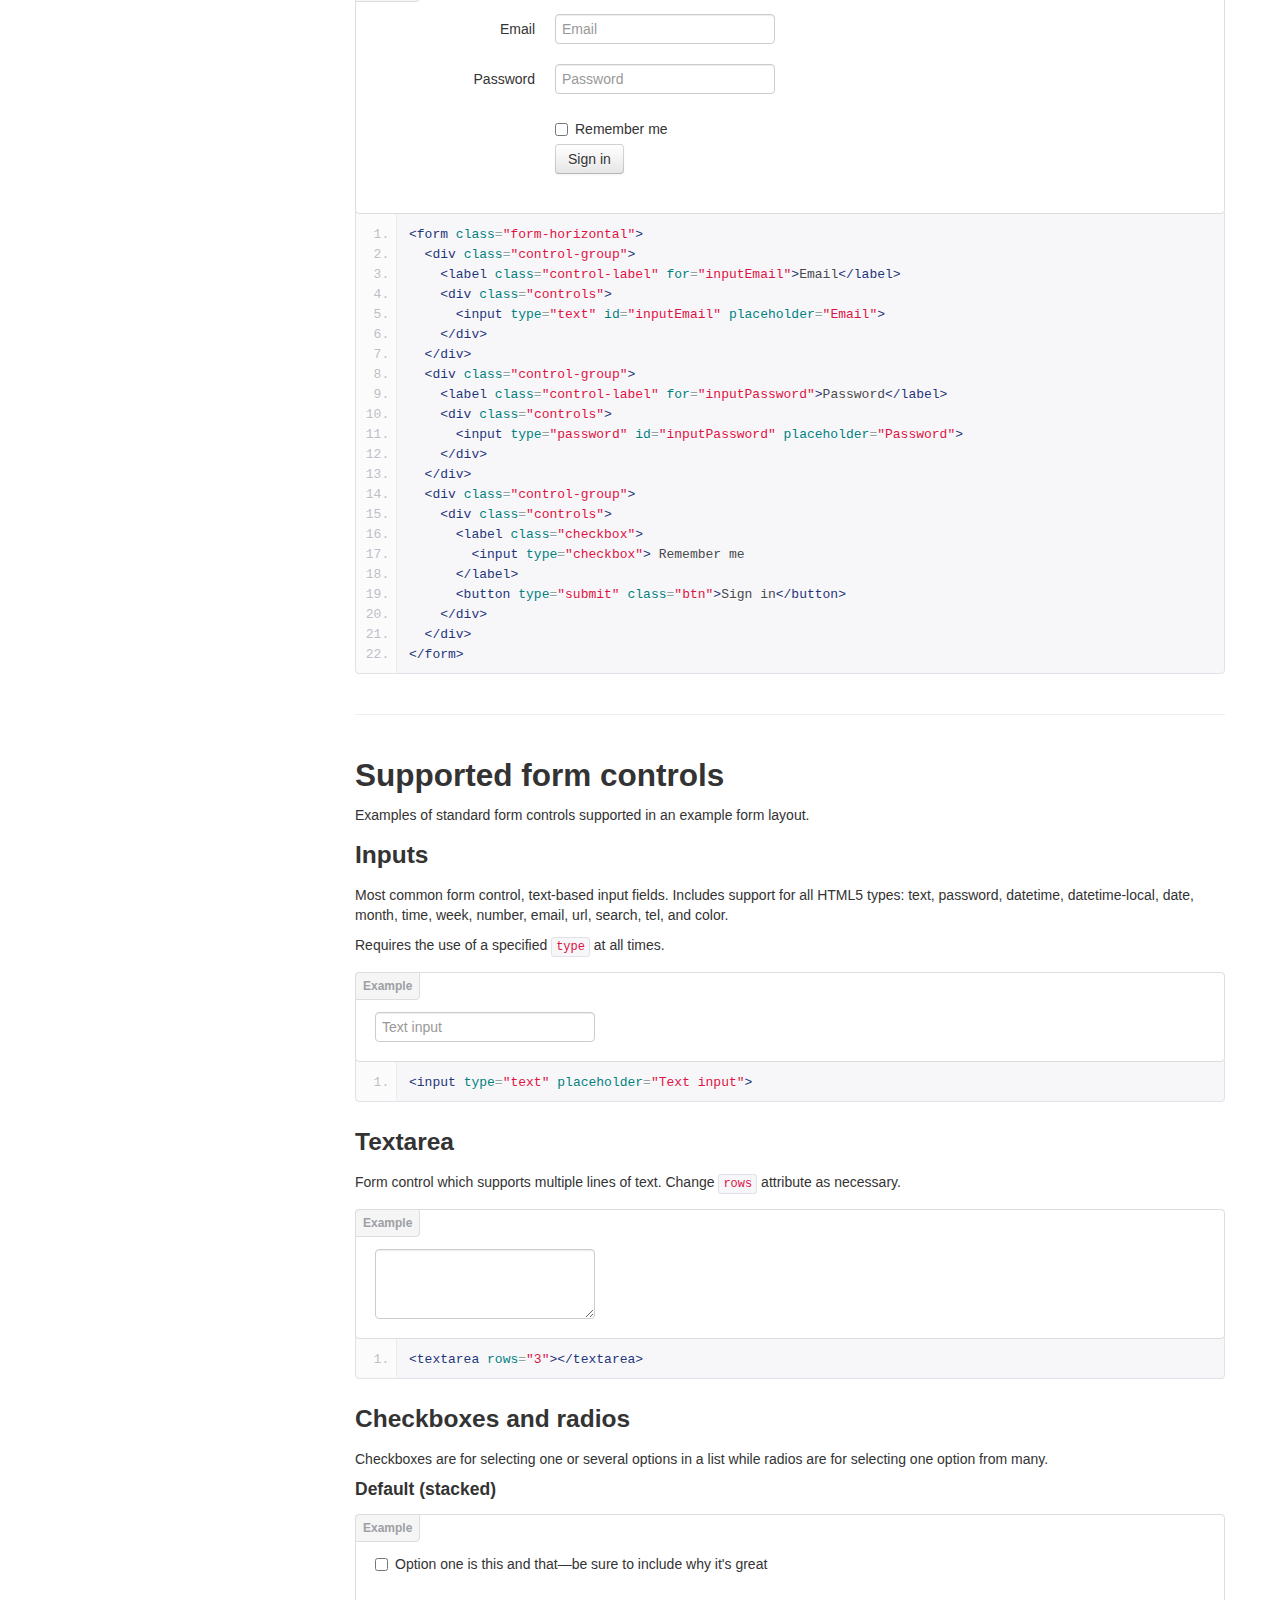
<file: glitchVis/js/bootstrap/docs/base-css.html>
<!DOCTYPE html>
<html lang="en">
  <head>
    <meta charset="utf-8">
    <title>Base · Bootstrap</title>
    <meta name="viewport" content="width=device-width, initial-scale=1.0">
    <meta name="description" content="">
    <meta name="author" content="">

    <!-- Le styles -->
    <link href="assets/css/bootstrap.css" rel="stylesheet">
    <link href="assets/css/bootstrap-responsive.css" rel="stylesheet">
    <link href="assets/css/docs.css" rel="stylesheet">
    <link href="assets/js/google-code-prettify/prettify.css" rel="stylesheet">

    <!-- Le HTML5 shim, for IE6-8 support of HTML5 elements -->
    <!--[if lt IE 9]>
      <script src="http://html5shim.googlecode.com/svn/trunk/html5.js"></script>
    <![endif]-->

    <!-- Le fav and touch icons -->
    <link rel="apple-touch-icon-precomposed" sizes="144x144" href="assets/ico/apple-touch-icon-144-precomposed.png">
    <link rel="apple-touch-icon-precomposed" sizes="114x114" href="assets/ico/apple-touch-icon-114-precomposed.png">
      <link rel="apple-touch-icon-precomposed" sizes="72x72" href="assets/ico/apple-touch-icon-72-precomposed.png">
                    <link rel="apple-touch-icon-precomposed" href="assets/ico/apple-touch-icon-57-precomposed.png">
                                   <link rel="shortcut icon" href="assets/ico/favicon.png">

  </head>

  <body data-spy="scroll" data-target=".bs-docs-sidebar">

    <!-- Navbar
    ================================================== -->
    <div class="navbar navbar-inverse navbar-fixed-top">
      <div class="navbar-inner">
        <div class="container">
          <button type="button" class="btn btn-navbar" data-toggle="collapse" data-target=".nav-collapse">
            <span class="icon-bar"></span>
            <span class="icon-bar"></span>
            <span class="icon-bar"></span>
          </button>
          <a class="brand" href="./index.html">Bootstrap</a>
          <div class="nav-collapse collapse">
            <ul class="nav">
              <li class="">
                <a href="./index.html">Home</a>
              </li>
              <li class="">
                <a href="./getting-started.html">Get started</a>
              </li>
              <li class="">
                <a href="./scaffolding.html">Scaffolding</a>
              </li>
              <li class="active">
                <a href="./base-css.html">Base CSS</a>
              </li>
              <li class="">
                <a href="./components.html">Components</a>
              </li>
              <li class="">
                <a href="./javascript.html">JavaScript</a>
              </li>
              <li class="">
                <a href="./customize.html">Customize</a>
              </li>
            </ul>
          </div>
        </div>
      </div>
    </div>

<!-- Subhead
================================================== -->
<header class="jumbotron subhead" id="overview">
  <div class="container">
    <h1>Base CSS</h1>
    <p class="lead">Fundamental HTML elements styled and enhanced with extensible classes.</p>
  </div>
</header>


  <div class="container">

    <!-- Docs nav
    ================================================== -->
    <div class="row">
      <div class="span3 bs-docs-sidebar">
        <ul class="nav nav-list bs-docs-sidenav">
          <li><a href="#typography"><i class="icon-chevron-right"></i> Typography</a></li>
          <li><a href="#code"><i class="icon-chevron-right"></i> Code</a></li>
          <li><a href="#tables"><i class="icon-chevron-right"></i> Tables</a></li>
          <li><a href="#forms"><i class="icon-chevron-right"></i> Forms</a></li>
          <li><a href="#buttons"><i class="icon-chevron-right"></i> Buttons</a></li>
          <li><a href="#images"><i class="icon-chevron-right"></i> Images</a></li>
          <li><a href="#icons"><i class="icon-chevron-right"></i> Icons by Glyphicons</a></li>
        </ul>
      </div>
      <div class="span9">



        <!-- Typography
        ================================================== -->
        <section id="typography">
          <div class="page-header">
            <h1>Typography</h1>
          </div>

          <h2 id="headings">Headings</h2>
          <p>All HTML headings, <code>&lt;h1&gt;</code> through <code>&lt;h6&gt;</code> are available.</p>
          <div class="bs-docs-example">
            <h1>h1. Heading 1</h1>
            <h2>h2. Heading 2</h2>
            <h3>h3. Heading 3</h3>
            <h4>h4. Heading 4</h4>
            <h5>h5. Heading 5</h5>
            <h6>h6. Heading 6</h6>
          </div>

          <h2 id="body-copy">Body copy</h2>
          <p>Bootstrap's global default <code>font-size</code> is <strong>14px</strong>, with a <code>line-height</code> of <strong>20px</strong>. This is applied to the <code>&lt;body&gt;</code> and all paragraphs. In addition, <code>&lt;p&gt;</code> (paragraphs) receive a bottom margin of half their line-height (10px by default).</p>
          <div class="bs-docs-example">
            <p>Nullam quis risus eget urna mollis ornare vel eu leo. Cum sociis natoque penatibus et magnis dis parturient montes, nascetur ridiculus mus. Nullam id dolor id nibh ultricies vehicula.</p>
            <p>Cum sociis natoque penatibus et magnis dis parturient montes, nascetur ridiculus mus. Donec ullamcorper nulla non metus auctor fringilla. Duis mollis, est non commodo luctus, nisi erat porttitor ligula, eget lacinia odio sem nec elit. Donec ullamcorper nulla non metus auctor fringilla.</p>
            <p>Maecenas sed diam eget risus varius blandit sit amet non magna. Donec id elit non mi porta gravida at eget metus. Duis mollis, est non commodo luctus, nisi erat porttitor ligula, eget lacinia odio sem nec elit.</p>
          </div>
          <pre class="prettyprint">&lt;p&gt;...&lt;/p&gt;</pre>

          <h3>Lead body copy</h3>
          <p>Make a paragraph stand out by adding <code>.lead</code>.</p>
          <div class="bs-docs-example">
            <p class="lead">Vivamus sagittis lacus vel augue laoreet rutrum faucibus dolor auctor. Duis mollis, est non commodo luctus.</p>
          </div>
          <pre class="prettyprint">&lt;p class="lead"&gt;...&lt;/p&gt;</pre>

          <h3>Built with Less</h3>
          <p>The typographic scale is based on two LESS variables in <strong>variables.less</strong>: <code>@baseFontSize</code> and <code>@baseLineHeight</code>. The first is the base font-size used throughout and the second is the base line-height. We use those variables and some simple math to create the margins, paddings, and line-heights of all our type and more. Customize them and Bootstrap adapts.</p>


          <hr class="bs-docs-separator">


          <h2 id="emphasis">Emphasis</h2>
          <p>Make use of HTML's default emphasis tags with lightweight styles.</p>

          <h3><code>&lt;small&gt;</code></h3>
          <p>For de-emphasizing inline or blocks of text, <small>use the small tag.</small></p>
          <div class="bs-docs-example">
            <p><small>This line of text is meant to be treated as fine print.</small></p>
          </div>
<pre class="prettyprint">
&lt;p&gt;
  &lt;small&gt;This line of text is meant to be treated as fine print.&lt;/small&gt;
&lt;/p&gt;
</pre>

          <h3>Bold</h3>
          <p>For emphasizing a snippet of text with a heavier font-weight.</p>
          <div class="bs-docs-example">
            <p>The following snippet of text is <strong>rendered as bold text</strong>.</p>
          </div>
          <pre class="prettyprint">&lt;strong&gt;rendered as bold text&lt;/strong&gt;</pre>

          <h3>Italics</h3>
          <p>For emphasizing a snippet of text with italics.</p>
          <div class="bs-docs-example">
            <p>The following snippet of text is <em>rendered as italicized text</em>.</p>
          </div>
          <pre class="prettyprint">&lt;em&gt;rendered as italicized text&lt;/em&gt;</pre>

          <p><span class="label label-info">Heads up!</span> Feel free to use <code>&lt;b&gt;</code> and <code>&lt;i&gt;</code> in HTML5. <code>&lt;b&gt;</code> is meant to highlight words or phrases without conveying additional importance while <code>&lt;i&gt;</code> is mostly for voice, technical terms, etc.</p>

          <h3>Emphasis classes</h3>
          <p>Convey meaning through color with a handful of emphasis utility classes.</p>
          <div class="bs-docs-example">
            <p class="muted">Fusce dapibus, tellus ac cursus commodo, tortor mauris nibh.</p>
            <p class="text-warning">Etiam porta sem malesuada magna mollis euismod.</p>
            <p class="text-error">Donec ullamcorper nulla non metus auctor fringilla.</p>
            <p class="text-info">Aenean eu leo quam. Pellentesque ornare sem lacinia quam venenatis.</p>
            <p class="text-success">Duis mollis, est non commodo luctus, nisi erat porttitor ligula.</p>
          </div>
<pre class="prettyprint linenums">
&lt;p class="muted"&gt;Fusce dapibus, tellus ac cursus commodo, tortor mauris nibh.&lt;/p&gt;
&lt;p class="text-warning"&gt;Etiam porta sem malesuada magna mollis euismod.&lt;/p&gt;
&lt;p class="text-error"&gt;Donec ullamcorper nulla non metus auctor fringilla.&lt;/p&gt;
&lt;p class="text-info"&gt;Aenean eu leo quam. Pellentesque ornare sem lacinia quam venenatis.&lt;/p&gt;
&lt;p class="text-success"&gt;Duis mollis, est non commodo luctus, nisi erat porttitor ligula.&lt;/p&gt;
</pre>


          <hr class="bs-docs-separator">


          <h2 id="abbreviations">Abbreviations</h2>
          <p>Stylized implementation of HTML's <code>&lt;abbr&gt;</code> element for abbreviations and acronyms to show the expanded version on hover. Abbreviations with a <code>title</code> attribute have a light dotted bottom border and a help cursor on hover, providing additional context on hover.</p>

          <h3><code>&lt;abbr&gt;</code></h3>
          <p>For expanded text on long hover of an abbreviation, include the <code>title</code> attribute.</p>
          <div class="bs-docs-example">
            <p>An abbreviation of the word attribute is <abbr title="attribute">attr</abbr>.</p>
          </div>
          <pre class="prettyprint">&lt;abbr title="attribute"&gt;attr&lt;/abbr&gt;</pre>

          <h3><code>&lt;abbr class="initialism"&gt;</code></h3>
          <p>Add <code>.initialism</code> to an abbreviation for a slightly smaller font-size.</p>
          <div class="bs-docs-example">
            <p><abbr title="HyperText Markup Language" class="initialism">HTML</abbr> is the best thing since sliced bread.</p>
          </div>
          <pre class="prettyprint">&lt;abbr title="HyperText Markup Language" class="initialism"&gt;HTML&lt;/abbr&gt;</pre>


          <hr class="bs-docs-separator">


          <h2 id="addresses">Addresses</h2>
          <p>Present contact information for the nearest ancestor or the entire body of work.</p>

          <h3><code>&lt;address&gt;</code></h3>
          <p>Preserve formatting by ending all lines with <code>&lt;br&gt;</code>.</p>
          <div class="bs-docs-example">
            <address>
              <strong>Twitter, Inc.</strong><br>
              795 Folsom Ave, Suite 600<br>
              San Francisco, CA 94107<br>
              <abbr title="Phone">P:</abbr> (123) 456-7890
            </address>
            <address>
              <strong>Full Name</strong><br>
              <a href="mailto:#">first.last@example.com</a>
            </address>
          </div>
<pre class="prettyprint linenums">
&lt;address&gt;
  &lt;strong&gt;Twitter, Inc.&lt;/strong&gt;&lt;br&gt;
  795 Folsom Ave, Suite 600&lt;br&gt;
  San Francisco, CA 94107&lt;br&gt;
  &lt;abbr title="Phone"&gt;P:&lt;/abbr&gt; (123) 456-7890
&lt;/address&gt;

&lt;address&gt;
  &lt;strong&gt;Full Name&lt;/strong&gt;&lt;br&gt;
  &lt;a href="mailto:#"&gt;first.last@example.com&lt;/a&gt;
&lt;/address&gt;
</pre>


          <hr class="bs-docs-separator">


          <h2 id="blockquotes">Blockquotes</h2>
          <p>For quoting blocks of content from another source within your document.</p>

          <h3>Default blockquote</h3>
          <p>Wrap <code>&lt;blockquote&gt;</code> around any <abbr title="HyperText Markup Language">HTML</abbr> as the quote. For straight quotes we recommend a <code>&lt;p&gt;</code>.</p>
          <div class="bs-docs-example">
            <blockquote>
              <p>Lorem ipsum dolor sit amet, consectetur adipiscing elit. Integer posuere erat a ante.</p>
            </blockquote>
          </div>
<pre class="prettyprint linenums">
&lt;blockquote&gt;
  &lt;p&gt;Lorem ipsum dolor sit amet, consectetur adipiscing elit. Integer posuere erat a ante.&lt;/p&gt;
&lt;/blockquote&gt;
</pre>

          <h3>Blockquote options</h3>
          <p>Style and content changes for simple variations on a standard blockquote.</p>

          <h4>Naming a source</h4>
          <p>Add <code>&lt;small&gt;</code> tag for identifying the source. Wrap the name of the source work in <code>&lt;cite&gt;</code>.</p>
          <div class="bs-docs-example">
            <blockquote>
              <p>Lorem ipsum dolor sit amet, consectetur adipiscing elit. Integer posuere erat a ante.</p>
              <small>Someone famous in <cite title="Source Title">Source Title</cite></small>
            </blockquote>
          </div>
<pre class="prettyprint linenums">
&lt;blockquote&gt;
  &lt;p&gt;Lorem ipsum dolor sit amet, consectetur adipiscing elit. Integer posuere erat a ante.&lt;/p&gt;
  &lt;small&gt;Someone famous &lt;cite title="Source Title"&gt;Source Title&lt;/cite&gt;&lt;/small&gt;
&lt;/blockquote&gt;
</pre>

          <h4>Alternate displays</h4>
          <p>Use <code>.pull-right</code> for a floated, right-aligned blockquote.</p>
          <div class="bs-docs-example" style="overflow: hidden;">
            <blockquote class="pull-right">
              <p>Lorem ipsum dolor sit amet, consectetur adipiscing elit. Integer posuere erat a ante.</p>
              <small>Someone famous in <cite title="Source Title">Source Title</cite></small>
            </blockquote>
          </div>
<pre class="prettyprint linenums">
&lt;blockquote class="pull-right"&gt;
  ...
&lt;/blockquote&gt;
</pre>


          <hr class="bs-docs-separator">


          <!-- Lists -->
          <h2 id="lists">Lists</h2>

          <h3>Unordered</h3>
          <p>A list of items in which the order does <em>not</em> explicitly matter.</p>
          <div class="bs-docs-example">
            <ul>
              <li>Lorem ipsum dolor sit amet</li>
              <li>Consectetur adipiscing elit</li>
              <li>Integer molestie lorem at massa</li>
              <li>Facilisis in pretium nisl aliquet</li>
              <li>Nulla volutpat aliquam velit
                <ul>
                  <li>Phasellus iaculis neque</li>
                  <li>Purus sodales ultricies</li>
                  <li>Vestibulum laoreet porttitor sem</li>
                  <li>Ac tristique libero volutpat at</li>
                </ul>
              </li>
              <li>Faucibus porta lacus fringilla vel</li>
              <li>Aenean sit amet erat nunc</li>
              <li>Eget porttitor lorem</li>
            </ul>
          </div>
<pre class="prettyprint linenums">
&lt;ul&gt;
  &lt;li&gt;...&lt;/li&gt;
&lt;/ul&gt;
</pre>

          <h3>Ordered</h3>
          <p>A list of items in which the order <em>does</em> explicitly matter.</p>
          <div class="bs-docs-example">
            <ol>
              <li>Lorem ipsum dolor sit amet</li>
              <li>Consectetur adipiscing elit</li>
              <li>Integer molestie lorem at massa</li>
              <li>Facilisis in pretium nisl aliquet</li>
              <li>Nulla volutpat aliquam velit</li>
              <li>Faucibus porta lacus fringilla vel</li>
              <li>Aenean sit amet erat nunc</li>
              <li>Eget porttitor lorem</li>
            </ol>
          </div>
<pre class="prettyprint linenums">
&lt;ol&gt;
  &lt;li&gt;...&lt;/li&gt;
&lt;/ol&gt;
</pre>

        <h3>Unstyled</h3>
        <p>Remove the default <code>list-style</code> and left padding on list items (immediate children only).</p>
        <div class="bs-docs-example">
          <ul class="unstyled">
            <li>Lorem ipsum dolor sit amet</li>
            <li>Consectetur adipiscing elit</li>
            <li>Integer molestie lorem at massa</li>
            <li>Facilisis in pretium nisl aliquet</li>
            <li>Nulla volutpat aliquam velit
              <ul>
                <li>Phasellus iaculis neque</li>
                <li>Purus sodales ultricies</li>
                <li>Vestibulum laoreet porttitor sem</li>
                <li>Ac tristique libero volutpat at</li>
              </ul>
            </li>
            <li>Faucibus porta lacus fringilla vel</li>
            <li>Aenean sit amet erat nunc</li>
            <li>Eget porttitor lorem</li>
          </ul>
        </div>
<pre class="prettyprint linenums">
&lt;ul class="unstyled"&gt;
  &lt;li&gt;...&lt;/li&gt;
&lt;/ul&gt;
</pre>

        <h3>Inline</h3>
        <p>Place all list items on a single line with <code>inline-block</code> and some light padding.</p>
        <div class="bs-docs-example">
          <ul class="inline">
            <li>Lorem ipsum</li>
            <li>Phasellus iaculis</li>
            <li>Nulla volutpat</li>
          </ul>
        </div>
<pre class="prettyprint linenums">
&lt;ul class="inline"&gt;
  &lt;li&gt;...&lt;/li&gt;
&lt;/ul&gt;
</pre>

        <h3>Description</h3>
        <p>A list of terms with their associated descriptions.</p>
        <div class="bs-docs-example">
          <dl>
            <dt>Description lists</dt>
            <dd>A description list is perfect for defining terms.</dd>
            <dt>Euismod</dt>
            <dd>Vestibulum id ligula porta felis euismod semper eget lacinia odio sem nec elit.</dd>
            <dd>Donec id elit non mi porta gravida at eget metus.</dd>
            <dt>Malesuada porta</dt>
            <dd>Etiam porta sem malesuada magna mollis euismod.</dd>
          </dl>
        </div>
<pre class="prettyprint linenums">
&lt;dl&gt;
  &lt;dt&gt;...&lt;/dt&gt;
  &lt;dd&gt;...&lt;/dd&gt;
&lt;/dl&gt;
</pre>

        <h4>Horizontal description</h4>
        <p>Make terms and descriptions in <code>&lt;dl&gt;</code> line up side-by-side.</p>
        <div class="bs-docs-example">
          <dl class="dl-horizontal">
            <dt>Description lists</dt>
            <dd>A description list is perfect for defining terms.</dd>
            <dt>Euismod</dt>
            <dd>Vestibulum id ligula porta felis euismod semper eget lacinia odio sem nec elit.</dd>
            <dd>Donec id elit non mi porta gravida at eget metus.</dd>
            <dt>Malesuada porta</dt>
            <dd>Etiam porta sem malesuada magna mollis euismod.</dd>
            <dt>Felis euismod semper eget lacinia</dt>
            <dd>Fusce dapibus, tellus ac cursus commodo, tortor mauris condimentum nibh, ut fermentum massa justo sit amet risus.</dd>
          </dl>
        </div>
<pre class="prettyprint linenums">
&lt;dl class="dl-horizontal"&gt;
  &lt;dt&gt;...&lt;/dt&gt;
  &lt;dd&gt;...&lt;/dd&gt;
&lt;/dl&gt;
</pre>
        <p>
          <span class="label label-info">Heads up!</span>
          Horizontal description lists will truncate terms that are too long to fit in the left column fix <code>text-overflow</code>. In narrower viewports, they will change to the default stacked layout.
        </p>
      </section>



        <!-- Code
        ================================================== -->
        <section id="code">
          <div class="page-header">
            <h1>Code</h1>
          </div>

          <h2>Inline</h2>
          <p>Wrap inline snippets of code with <code>&lt;code&gt;</code>.</p>
<div class="bs-docs-example">
  For example, <code>&lt;section&gt;</code> should be wrapped as inline.
</div>
<pre class="prettyprint linenums">
For example, &lt;code&gt;&lt;section&gt;&lt;/code&gt; should be wrapped as inline.
</pre>

          <h2>Basic block</h2>
          <p>Use <code>&lt;pre&gt;</code> for multiple lines of code. Be sure to escape any angle brackets in the code for proper rendering.</p>
<div class="bs-docs-example">
  <pre>&lt;p&gt;Sample text here...&lt;/p&gt;</pre>
</div>
<pre class="prettyprint linenums" style="margin-bottom: 9px;">
&lt;pre&gt;
  &amp;lt;p&amp;gt;Sample text here...&amp;lt;/p&amp;gt;
&lt;/pre&gt;
</pre>
          <p><span class="label label-info">Heads up!</span> Be sure to keep code within <code>&lt;pre&gt;</code> tags as close to the left as possible; it will render all tabs.</p>
          <p>You may optionally add the <code>.pre-scrollable</code> class which will set a max-height of 350px and provide a y-axis scrollbar.</p>
        </section>



        <!-- Tables
        ================================================== -->
        <section id="tables">
          <div class="page-header">
            <h1>Tables</h1>
          </div>

          <h2>Default styles</h2>
          <p>For basic styling&mdash;light padding and only horizontal dividers&mdash;add the base class <code>.table</code> to any <code>&lt;table&gt;</code>.</p>
          <div class="bs-docs-example">
            <table class="table">
              <thead>
                <tr>
                  <th>#</th>
                  <th>First Name</th>
                  <th>Last Name</th>
                  <th>Username</th>
                </tr>
              </thead>
              <tbody>
                <tr>
                  <td>1</td>
                  <td>Mark</td>
                  <td>Otto</td>
                  <td>@mdo</td>
                </tr>
                <tr>
                  <td>2</td>
                  <td>Jacob</td>
                  <td>Thornton</td>
                  <td>@fat</td>
                </tr>
                <tr>
                  <td>3</td>
                  <td>Larry</td>
                  <td>the Bird</td>
                  <td>@twitter</td>
                </tr>
              </tbody>
            </table>
          </div>
<pre class="prettyprint linenums">
&lt;table class="table"&gt;
  …
&lt;/table&gt;
</pre>


          <hr class="bs-docs-separator">


          <h2>Optional classes</h2>
          <p>Add any of the following classes to the <code>.table</code> base class.</p>

          <h3><code>.table-striped</code></h3>
          <p>Adds zebra-striping to any table row within the <code>&lt;tbody&gt;</code> via the <code>:nth-child</code> CSS selector (not available in IE7-IE8).</p>
          <div class="bs-docs-example">
            <table class="table table-striped">
              <thead>
                <tr>
                  <th>#</th>
                  <th>First Name</th>
                  <th>Last Name</th>
                  <th>Username</th>
                </tr>
              </thead>
              <tbody>
                <tr>
                  <td>1</td>
                  <td>Mark</td>
                  <td>Otto</td>
                  <td>@mdo</td>
                </tr>
                <tr>
                  <td>2</td>
                  <td>Jacob</td>
                  <td>Thornton</td>
                  <td>@fat</td>
                </tr>
                <tr>
                  <td>3</td>
                  <td>Larry</td>
                  <td>the Bird</td>
                  <td>@twitter</td>
                </tr>
              </tbody>
            </table>
          </div>
<pre class="prettyprint linenums" style="margin-bottom: 18px;">
&lt;table class="table table-striped"&gt;
  …
&lt;/table&gt;
</pre>

          <h3><code>.table-bordered</code></h3>
          <p>Add borders and rounded corners to the table.</p>
          <div class="bs-docs-example">
            <table class="table table-bordered">
              <thead>
                <tr>
                  <th>#</th>
                  <th>First Name</th>
                  <th>Last Name</th>
                  <th>Username</th>
                </tr>
              </thead>
              <tbody>
                <tr>
                  <td rowspan="2">1</td>
                  <td>Mark</td>
                  <td>Otto</td>
                  <td>@mdo</td>
                </tr>
                <tr>
                  <td>Mark</td>
                  <td>Otto</td>
                  <td>@TwBootstrap</td>
                </tr>
                <tr>
                  <td>2</td>
                  <td>Jacob</td>
                  <td>Thornton</td>
                  <td>@fat</td>
                </tr>
                <tr>
                  <td>3</td>
                  <td colspan="2">Larry the Bird</td>
                  <td>@twitter</td>
                </tr>
              </tbody>
            </table>
          </div>
<pre class="prettyprint linenums">
&lt;table class="table table-bordered"&gt;
  …
&lt;/table&gt;
</pre>

          <h3><code>.table-hover</code></h3>
          <p>Enable a hover state on table rows within a <code>&lt;tbody&gt;</code>.</p>
          <div class="bs-docs-example">
            <table class="table table-hover">
              <thead>
                <tr>
                  <th>#</th>
                  <th>First Name</th>
                  <th>Last Name</th>
                  <th>Username</th>
                </tr>
              </thead>
              <tbody>
                <tr>
                  <td>1</td>
                  <td>Mark</td>
                  <td>Otto</td>
                  <td>@mdo</td>
                </tr>
                <tr>
                  <td>2</td>
                  <td>Jacob</td>
                  <td>Thornton</td>
                  <td>@fat</td>
                </tr>
                <tr>
                  <td>3</td>
                  <td colspan="2">Larry the Bird</td>
                  <td>@twitter</td>
                </tr>
              </tbody>
            </table>
          </div>
<pre class="prettyprint linenums" style="margin-bottom: 18px;">
&lt;table class="table table-hover"&gt;
  …
&lt;/table&gt;
</pre>

          <h3><code>.table-condensed</code></h3>
          <p>Makes tables more compact by cutting cell padding in half.</p>
          <div class="bs-docs-example">
            <table class="table table-condensed">
              <thead>
                <tr>
                  <th>#</th>
                  <th>First Name</th>
                  <th>Last Name</th>
                  <th>Username</th>
                </tr>
              </thead>
              <tbody>
                <tr>
                  <td>1</td>
                  <td>Mark</td>
                  <td>Otto</td>
                  <td>@mdo</td>
                </tr>
                <tr>
                  <td>2</td>
                  <td>Jacob</td>
                  <td>Thornton</td>
                  <td>@fat</td>
                </tr>
                <tr>
                  <td>3</td>
                  <td colspan="2">Larry the Bird</td>
                  <td>@twitter</td>
                </tr>
              </tbody>
            </table>
          </div>
<pre class="prettyprint linenums" style="margin-bottom: 18px;">
&lt;table class="table table-condensed"&gt;
  …
&lt;/table&gt;
</pre>


          <hr class="bs-docs-separator">


          <h2>Optional row classes</h2>
          <p>Use contextual classes to color table rows.</p>
          <table class="table table-bordered table-striped">
            <colgroup>
              <col class="span1">
              <col class="span7">
            </colgroup>
            <thead>
              <tr>
                <th>Class</th>
                <th>Description</th>
              </tr>
            </thead>
            <tbody>
              <tr>
                <td>
                  <code>.success</code>
                </td>
                <td>Indicates a successful or positive action.</td>
              </tr>
              <tr>
                <td>
                  <code>.error</code>
                </td>
                <td>Indicates a dangerous or potentially negative action.</td>
              </tr>
              <tr>
                <td>
                  <code>.warning</code>
                </td>
                <td>Indicates a warning that might need attention.</td>
              </tr>
              <tr>
                <td>
                  <code>.info</code>
                </td>
                <td>Used as an alternative to the default styles.</td>
              </tr>
            </tbody>
          </table>
          <div class="bs-docs-example">
            <table class="table">
              <thead>
                <tr>
                  <th>#</th>
                  <th>Product</th>
                  <th>Payment Taken</th>
                  <th>Status</th>
                </tr>
              </thead>
              <tbody>
                <tr class="success">
                  <td>1</td>
                  <td>TB - Monthly</td>
                  <td>01/04/2012</td>
                  <td>Approved</td>
                </tr>
                <tr class="error">
                  <td>2</td>
                  <td>TB - Monthly</td>
                  <td>02/04/2012</td>
                  <td>Declined</td>
                </tr>
                <tr class="warning">
                  <td>3</td>
                  <td>TB - Monthly</td>
                  <td>03/04/2012</td>
                  <td>Pending</td>
                </tr>
                <tr class="info">
                  <td>4</td>
                  <td>TB - Monthly</td>
                  <td>04/04/2012</td>
                  <td>Call in to confirm</td>
                </tr>
              </tbody>
            </table>
          </div>
<pre class="prettyprint linenums">
...
  &lt;tr class="success"&gt;
    &lt;td&gt;1&lt;/td&gt;
    &lt;td&gt;TB - Monthly&lt;/td&gt;
    &lt;td&gt;01/04/2012&lt;/td&gt;
    &lt;td&gt;Approved&lt;/td&gt;
  &lt;/tr&gt;
...
</pre>


          <hr class="bs-docs-separator">


          <h2>Supported table markup</h2>
          <p>List of supported table HTML elements and how they should be used.</p>
          <table class="table table-bordered table-striped">
            <colgroup>
              <col class="span1">
              <col class="span7">
            </colgroup>
            <thead>
              <tr>
                <th>Tag</th>
                <th>Description</th>
              </tr>
            </thead>
            <tbody>
              <tr>
                <td>
                  <code>&lt;table&gt;</code>
                </td>
                <td>
                  Wrapping element for displaying data in a tabular format
                </td>
              </tr>
              <tr>
                <td>
                  <code>&lt;thead&gt;</code>
                </td>
                <td>
                  Container element for table header rows (<code>&lt;tr&gt;</code>) to label table columns
                </td>
              </tr>
              <tr>
                <td>
                  <code>&lt;tbody&gt;</code>
                </td>
                <td>
                  Container element for table rows (<code>&lt;tr&gt;</code>) in the body of the table
                </td>
              </tr>
              <tr>
                <td>
                  <code>&lt;tr&gt;</code>
                </td>
                <td>
                  Container element for a set of table cells (<code>&lt;td&gt;</code> or <code>&lt;th&gt;</code>) that appears on a single row
                </td>
              </tr>
              <tr>
                <td>
                  <code>&lt;td&gt;</code>
                </td>
                <td>
                  Default table cell
                </td>
              </tr>
              <tr>
                <td>
                  <code>&lt;th&gt;</code>
                </td>
                <td>
                  Special table cell for column (or row, depending on scope and placement) labels<br>
                  Must be used within a <code>&lt;thead&gt;</code>
                </td>
              </tr>
              <tr>
                <td>
                  <code>&lt;caption&gt;</code>
                </td>
                <td>
                  Description or summary of what the table holds, especially useful for screen readers
                </td>
              </tr>
            </tbody>
          </table>
<pre class="prettyprint linenums">
&lt;table&gt;
  &lt;caption&gt;...&lt;/caption&gt;
  &lt;thead&gt;
    &lt;tr&gt;
      &lt;th&gt;...&lt;/th&gt;
      &lt;th&gt;...&lt;/th&gt;
    &lt;/tr&gt;
  &lt;/thead&gt;
  &lt;tbody&gt;
    &lt;tr&gt;
      &lt;td&gt;...&lt;/td&gt;
      &lt;td&gt;...&lt;/td&gt;
    &lt;/tr&gt;
  &lt;/tbody&gt;
&lt;/table&gt;
</pre>

        </section>



        <!-- Forms
        ================================================== -->
        <section id="forms">
          <div class="page-header">
            <h1>Forms</h1>
          </div>

          <h2>Default styles</h2>
          <p>Individual form controls receive styling, but without any required base class on the <code>&lt;form&gt;</code> or large changes in markup. Results in stacked, left-aligned labels on top of form controls.</p>
          <form class="bs-docs-example">
            <fieldset>
              <legend>Legend</legend>
              <label>Label name</label>
              <input type="text" placeholder="Type something…">
              <span class="help-block">Example block-level help text here.</span>
              <label class="checkbox">
                <input type="checkbox"> Check me out
              </label>
              <button type="submit" class="btn">Submit</button>
            </fieldset>
          </form>
<pre class="prettyprint linenums">
&lt;form&gt;
  &lt;fieldset&gt;
    &lt;legend&gt;Legend&lt;/legend&gt;
    &lt;label&gt;Label name&lt;/label&gt;
    &lt;input type="text" placeholder="Type something…"&gt;
    &lt;span class="help-block"&gt;Example block-level help text here.&lt;/span&gt;
    &lt;label class="checkbox"&gt;
      &lt;input type="checkbox"&gt; Check me out
    &lt;/label&gt;
    &lt;button type="submit" class="btn"&gt;Submit&lt;/button&gt;
  &lt;/fieldset&gt;
&lt;/form&gt;
</pre>


          <hr class="bs-docs-separator">


          <h2>Optional layouts</h2>
          <p>Included with Bootstrap are three optional form layouts for common use cases.</p>

          <h3>Search form</h3>
          <p>Add <code>.form-search</code> to the form and <code>.search-query</code> to the <code>&lt;input&gt;</code> for an extra-rounded text input.</p>
          <form class="bs-docs-example form-search">
            <input type="text" class="input-medium search-query">
            <button type="submit" class="btn">Search</button>
          </form>
<pre class="prettyprint linenums">
&lt;form class="form-search"&gt;
  &lt;input type="text" class="input-medium search-query"&gt;
  &lt;button type="submit" class="btn"&gt;Search&lt;/button&gt;
&lt;/form&gt;
</pre>

          <h3>Inline form</h3>
          <p>Add <code>.form-inline</code> for left-aligned labels and inline-block controls for a compact layout.</p>
          <form class="bs-docs-example form-inline">
            <input type="text" class="input-small" placeholder="Email">
            <input type="password" class="input-small" placeholder="Password">
            <label class="checkbox">
              <input type="checkbox"> Remember me
            </label>
            <button type="submit" class="btn">Sign in</button>
          </form>
<pre class="prettyprint linenums">
&lt;form class="form-inline"&gt;
  &lt;input type="text" class="input-small" placeholder="Email"&gt;
  &lt;input type="password" class="input-small" placeholder="Password"&gt;
  &lt;label class="checkbox"&gt;
    &lt;input type="checkbox"&gt; Remember me
  &lt;/label&gt;
  &lt;button type="submit" class="btn"&gt;Sign in&lt;/button&gt;
&lt;/form&gt;
</pre>

          <h3>Horizontal form</h3>
          <p>Right align labels and float them to the left to make them appear on the same line as controls. Requires the most markup changes from a default form:</p>
          <ul>
            <li>Add <code>.form-horizontal</code> to the form</li>
            <li>Wrap labels and controls in <code>.control-group</code></li>
            <li>Add <code>.control-label</code> to the label</li>
            <li>Wrap any associated controls in <code>.controls</code> for proper alignment</li>
          </ul>
          <form class="bs-docs-example form-horizontal">
            <div class="control-group">
              <label class="control-label" for="inputEmail">Email</label>
              <div class="controls">
                <input type="text" id="inputEmail" placeholder="Email">
              </div>
            </div>
            <div class="control-group">
              <label class="control-label" for="inputPassword">Password</label>
              <div class="controls">
                <input type="password" id="inputPassword" placeholder="Password">
              </div>
            </div>
            <div class="control-group">
              <div class="controls">
                <label class="checkbox">
                  <input type="checkbox"> Remember me
                </label>
                <button type="submit" class="btn">Sign in</button>
              </div>
            </div>
          </form>
<pre class="prettyprint linenums">
&lt;form class="form-horizontal"&gt;
  &lt;div class="control-group"&gt;
    &lt;label class="control-label" for="inputEmail"&gt;Email&lt;/label&gt;
    &lt;div class="controls"&gt;
      &lt;input type="text" id="inputEmail" placeholder="Email"&gt;
    &lt;/div&gt;
  &lt;/div&gt;
  &lt;div class="control-group"&gt;
    &lt;label class="control-label" for="inputPassword"&gt;Password&lt;/label&gt;
    &lt;div class="controls"&gt;
      &lt;input type="password" id="inputPassword" placeholder="Password"&gt;
    &lt;/div&gt;
  &lt;/div&gt;
  &lt;div class="control-group"&gt;
    &lt;div class="controls"&gt;
      &lt;label class="checkbox"&gt;
        &lt;input type="checkbox"&gt; Remember me
      &lt;/label&gt;
      &lt;button type="submit" class="btn"&gt;Sign in&lt;/button&gt;
    &lt;/div&gt;
  &lt;/div&gt;
&lt;/form&gt;
</pre>


          <hr class="bs-docs-separator">


          <h2>Supported form controls</h2>
          <p>Examples of standard form controls supported in an example form layout.</p>

          <h3>Inputs</h3>
          <p>Most common form control, text-based input fields. Includes support for all HTML5 types: text, password, datetime, datetime-local, date, month, time, week, number, email, url, search, tel, and color.</p>
          <p>Requires the use of a specified <code>type</code> at all times.</p>
          <form class="bs-docs-example form-inline">
            <input type="text" placeholder="Text input">
          </form>
<pre class="prettyprint linenums">
&lt;input type="text" placeholder="Text input"&gt;
</pre>

          <h3>Textarea</h3>
          <p>Form control which supports multiple lines of text. Change <code>rows</code> attribute as necessary.</p>
          <form class="bs-docs-example form-inline">
            <textarea rows="3"></textarea>
          </form>
<pre class="prettyprint linenums">
&lt;textarea rows="3"&gt;&lt;/textarea&gt;
</pre>

          <h3>Checkboxes and radios</h3>
          <p>Checkboxes are for selecting one or several options in a list while radios are for selecting one option from many.</p>
          <h4>Default (stacked)</h4>
          <form class="bs-docs-example">
            <label class="checkbox">
              <input type="checkbox" value="">
              Option one is this and that&mdash;be sure to include why it's great
            </label>
            <br>
            <label class="radio">
              <input type="radio" name="optionsRadios" id="optionsRadios1" value="option1" checked>
              Option one is this and that&mdash;be sure to include why it's great
            </label>
            <label class="radio">
              <input type="radio" name="optionsRadios" id="optionsRadios2" value="option2">
              Option two can be something else and selecting it will deselect option one
            </label>
          </form>
<pre class="prettyprint linenums">
&lt;label class="checkbox"&gt;
  &lt;input type="checkbox" value=""&gt;
  Option one is this and that&mdash;be sure to include why it's great
&lt;/label&gt;

&lt;label class="radio"&gt;
  &lt;input type="radio" name="optionsRadios" id="optionsRadios1" value="option1" checked&gt;
  Option one is this and that&mdash;be sure to include why it's great
&lt;/label&gt;
&lt;label class="radio"&gt;
  &lt;input type="radio" name="optionsRadios" id="optionsRadios2" value="option2"&gt;
  Option two can be something else and selecting it will deselect option one
&lt;/label&gt;
</pre>

          <h4>Inline checkboxes</h4>
          <p>Add the <code>.inline</code> class to a series of checkboxes or radios for controls appear on the same line.</p>
          <form class="bs-docs-example">
            <label class="checkbox inline">
              <input type="checkbox" id="inlineCheckbox1" value="option1"> 1
            </label>
            <label class="checkbox inline">
              <input type="checkbox" id="inlineCheckbox2" value="option2"> 2
            </label>
            <label class="checkbox inline">
              <input type="checkbox" id="inlineCheckbox3" value="option3"> 3
            </label>
          </form>
<pre class="prettyprint linenums">
&lt;label class="checkbox inline"&gt;
  &lt;input type="checkbox" id="inlineCheckbox1" value="option1"&gt; 1
&lt;/label&gt;
&lt;label class="checkbox inline"&gt;
  &lt;input type="checkbox" id="inlineCheckbox2" value="option2"&gt; 2
&lt;/label&gt;
&lt;label class="checkbox inline"&gt;
  &lt;input type="checkbox" id="inlineCheckbox3" value="option3"&gt; 3
&lt;/label&gt;
</pre>

          <h3>Selects</h3>
          <p>Use the default option or specify a <code>multiple="multiple"</code> to show multiple options at once.</p>
          <form class="bs-docs-example">
            <select>
              <option>1</option>
              <option>2</option>
              <option>3</option>
              <option>4</option>
              <option>5</option>
            </select>
            <br>
            <select multiple="multiple">
              <option>1</option>
              <option>2</option>
              <option>3</option>
              <option>4</option>
              <option>5</option>
            </select>
          </form>
<pre class="prettyprint linenums">
&lt;select&gt;
  &lt;option&gt;1&lt;/option&gt;
  &lt;option&gt;2&lt;/option&gt;
  &lt;option&gt;3&lt;/option&gt;
  &lt;option&gt;4&lt;/option&gt;
  &lt;option&gt;5&lt;/option&gt;
&lt;/select&gt;

&lt;select multiple="multiple"&gt;
  &lt;option&gt;1&lt;/option&gt;
  &lt;option&gt;2&lt;/option&gt;
  &lt;option&gt;3&lt;/option&gt;
  &lt;option&gt;4&lt;/option&gt;
  &lt;option&gt;5&lt;/option&gt;
&lt;/select&gt;
</pre>


          <hr class="bs-docs-separator">


          <h2>Extending form controls</h2>
          <p>Adding on top of existing browser controls, Bootstrap includes other useful form components.</p>

          <h3>Prepended and appended inputs</h3>
          <p>Add text or buttons before or after any text-based input. Do note that <code>select</code> elements are not supported here.</p>

          <h4>Default options</h4>
          <p>Wrap an <code>.add-on</code> and an <code>input</code> with one of two classes to prepend or append text to an input.</p>
          <form class="bs-docs-example">
            <div class="input-prepend">
              <span class="add-on">@</span>
              <input class="span2" id="prependedInput" type="text" placeholder="Username">
            </div>
            <br>
            <div class="input-append">
              <input class="span2" id="appendedInput" type="text">
              <span class="add-on">.00</span>
            </div>
          </form>
<pre class="prettyprint linenums">
&lt;div class="input-prepend"&gt;
  &lt;span class="add-on"&gt;@&lt;/span&gt;
  &lt;input class="span2" id="prependedInput" type="text" placeholder="Username"&gt;
&lt;/div&gt;
&lt;div class="input-append"&gt;
  &lt;input class="span2" id="appendedInput" type="text"&gt;
  &lt;span class="add-on"&gt;.00&lt;/span&gt;
&lt;/div&gt;
</pre>

          <h4>Combined</h4>
          <p>Use both classes and two instances of <code>.add-on</code> to prepend and append an input.</p>
          <form class="bs-docs-example form-inline">
            <div class="input-prepend input-append">
              <span class="add-on">$</span>
              <input class="span2" id="appendedPrependedInput" type="text">
              <span class="add-on">.00</span>
            </div>
          </form>
<pre class="prettyprint linenums">
&lt;div class="input-prepend input-append"&gt;
  &lt;span class="add-on"&gt;$&lt;/span&gt;
  &lt;input class="span2" id="appendedPrependedInput" type="text"&gt;
  &lt;span class="add-on"&gt;.00&lt;/span&gt;
&lt;/div&gt;
</pre>

          <h4>Buttons instead of text</h4>
          <p>Instead of a <code>&lt;span&gt;</code> with text, use a <code>.btn</code> to attach a button (or two) to an input.</p>
          <form class="bs-docs-example">
            <div class="input-append">
              <input class="span2" id="appendedInputButton" type="text">
              <button class="btn" type="button">Go!</button>
            </div>
          </form>
<pre class="prettyprint linenums">
&lt;div class="input-append"&gt;
  &lt;input class="span2" id="appendedInputButton" type="text"&gt;
  &lt;button class="btn" type="button"&gt;Go!&lt;/button&gt;
&lt;/div&gt;
</pre>
          <form class="bs-docs-example">
            <div class="input-append">
              <input class="span2" id="appendedInputButtons" type="text">
              <button class="btn" type="button">Search</button>
              <button class="btn" type="button">Options</button>
            </div>
          </form>
<pre class="prettyprint linenums">
&lt;div class="input-append"&gt;
  &lt;input class="span2" id="appendedInputButtons" type="text"&gt;
  &lt;button class="btn" type="button"&gt;Search&lt;/button&gt;
  &lt;button class="btn" type="button"&gt;Options&lt;/button&gt;
&lt;/div&gt;
</pre>

          <h4>Button dropdowns</h4>
          <p></p>
          <form class="bs-docs-example">
            <div class="input-append">
              <input class="span2" id="appendedDropdownButton" type="text">
              <div class="btn-group">
                <button class="btn dropdown-toggle" data-toggle="dropdown">Action <span class="caret"></span></button>
                <ul class="dropdown-menu">
                  <li><a href="#">Action</a></li>
                  <li><a href="#">Another action</a></li>
                  <li><a href="#">Something else here</a></li>
                  <li class="divider"></li>
                  <li><a href="#">Separated link</a></li>
                </ul>
              </div><!-- /btn-group -->
            </div><!-- /input-append -->
          </form>
<pre class="prettyprint linenums">
&lt;div class="input-append"&gt;
  &lt;input class="span2" id="appendedDropdownButton" type="text"&gt;
  &lt;div class="btn-group"&gt;
    &lt;button class="btn dropdown-toggle" data-toggle="dropdown"&gt;
      Action
      &lt;span class="caret"&gt;&lt;/span&gt;
    &lt;/button&gt;
    &lt;ul class="dropdown-menu"&gt;
      ...
    &lt;/ul&gt;
  &lt;/div&gt;
&lt;/div&gt;
</pre>

          <form class="bs-docs-example">
            <div class="input-prepend">
              <div class="btn-group">
                <button class="btn dropdown-toggle" data-toggle="dropdown">Action <span class="caret"></span></button>
                <ul class="dropdown-menu">
                  <li><a href="#">Action</a></li>
                  <li><a href="#">Another action</a></li>
                  <li><a href="#">Something else here</a></li>
                  <li class="divider"></li>
                  <li><a href="#">Separated link</a></li>
                </ul>
              </div><!-- /btn-group -->
              <input class="span2" id="prependedDropdownButton" type="text">
            </div><!-- /input-prepend -->
          </form>
<pre class="prettyprint linenums">
&lt;div class="input-prepend"&gt;
  &lt;div class="btn-group"&gt;
    &lt;button class="btn dropdown-toggle" data-toggle="dropdown"&gt;
      Action
      &lt;span class="caret"&gt;&lt;/span&gt;
    &lt;/button&gt;
    &lt;ul class="dropdown-menu"&gt;
      ...
    &lt;/ul&gt;
  &lt;/div&gt;
  &lt;input class="span2" id="prependedDropdownButton" type="text"&gt;
&lt;/div&gt;
</pre>

          <form class="bs-docs-example">
            <div class="input-prepend input-append">
              <div class="btn-group">
                <button class="btn dropdown-toggle" data-toggle="dropdown">Action <span class="caret"></span></button>
                <ul class="dropdown-menu">
                  <li><a href="#">Action</a></li>
                  <li><a href="#">Another action</a></li>
                  <li><a href="#">Something else here</a></li>
                  <li class="divider"></li>
                  <li><a href="#">Separated link</a></li>
                </ul>
              </div><!-- /btn-group -->
              <input class="span2" id="appendedPrependedDropdownButton" type="text">
              <div class="btn-group">
                <button class="btn dropdown-toggle" data-toggle="dropdown">Action <span class="caret"></span></button>
                <ul class="dropdown-menu">
                  <li><a href="#">Action</a></li>
                  <li><a href="#">Another action</a></li>
                  <li><a href="#">Something else here</a></li>
                  <li class="divider"></li>
                  <li><a href="#">Separated link</a></li>
                </ul>
              </div><!-- /btn-group -->
            </div><!-- /input-prepend input-append -->
          </form>
<pre class="prettyprint linenums">
&lt;div class="input-prepend input-append"&gt;
  &lt;div class="btn-group"&gt;
    &lt;button class="btn dropdown-toggle" data-toggle="dropdown"&gt;
      Action
      &lt;span class="caret"&gt;&lt;/span&gt;
    &lt;/button&gt;
    &lt;ul class="dropdown-menu"&gt;
      ...
    &lt;/ul&gt;
  &lt;/div&gt;
  &lt;input class="span2" id="appendedPrependedDropdownButton" type="text"&gt;
  &lt;div class="btn-group"&gt;
    &lt;button class="btn dropdown-toggle" data-toggle="dropdown"&gt;
      Action
      &lt;span class="caret"&gt;&lt;/span&gt;
    &lt;/button&gt;
    &lt;ul class="dropdown-menu"&gt;
      ...
    &lt;/ul&gt;
  &lt;/div&gt;
&lt;/div&gt;
</pre>

          <h4>Segmented dropdown groups</h4>
          <form class="bs-docs-example">
            <div class="input-prepend">
              <div class="btn-group">
                <button class="btn" tabindex="-1">Action</button>
                <button class="btn dropdown-toggle" data-toggle="dropdown" tabindex="-1">
                  <span class="caret"></span>
                </button>
                <ul class="dropdown-menu">
                  <li><a href="#">Action</a></li>
                  <li><a href="#">Another action</a></li>
                  <li><a href="#">Something else here</a></li>
                  <li class="divider"></li>
                  <li><a href="#">Separated link</a></li>
                </ul>
              </div>
              <input type="text">
            </div>
            <div class="input-append">
              <input type="text">
              <div class="btn-group">
                <button class="btn" tabindex="-1">Action</button>
                <button class="btn dropdown-toggle" data-toggle="dropdown" tabindex="-1">
                  <span class="caret"></span>
                </button>
                <ul class="dropdown-menu">
                  <li><a href="#">Action</a></li>
                  <li><a href="#">Another action</a></li>
                  <li><a href="#">Something else here</a></li>
                  <li class="divider"></li>
                  <li><a href="#">Separated link</a></li>
                </ul>
              </div>
            </div>
          </form>
<pre class="prettyprint linenums">
&lt;form&gt;
  &lt;div class="input-prepend"&gt;
    &lt;div class="btn-group"&gt;...&lt;/div&gt;
    &lt;input type="text"&gt;
  &lt;/div&gt;
  &lt;div class="input-append"&gt;
    &lt;input type="text"&gt;
    &lt;div class="btn-group"&gt;...&lt;/div&gt;
  &lt;/div&gt;
&lt;/form&gt;
</pre>

          <h4>Search form</h4>
          <form class="bs-docs-example form-search">
            <div class="input-append">
              <input type="text" class="span2 search-query">
              <button type="submit" class="btn">Search</button>
            </div>
            <div class="input-prepend">
              <button type="submit" class="btn">Search</button>
              <input type="text" class="span2 search-query">
            </div>
          </form>
<pre class="prettyprint linenums">
&lt;form class="form-search"&gt;
  &lt;div class="input-append"&gt;
    &lt;input type="text" class="span2 search-query"&gt;
    &lt;button type="submit" class="btn"&gt;Search&lt;/button&gt;
  &lt;/div&gt;
  &lt;div class="input-prepend"&gt;
    &lt;button type="submit" class="btn"&gt;Search&lt;/button&gt;
    &lt;input type="text" class="span2 search-query"&gt;
  &lt;/div&gt;
&lt;/form&gt;
</pre>

          <h3>Control sizing</h3>
          <p>Use relative sizing classes like <code>.input-large</code> or match your inputs to the grid column sizes using <code>.span*</code> classes.</p>

          <h4>Block level inputs</h4>
          <p>Make any <code>&lt;input&gt;</code> or <code>&lt;textarea&gt;</code> element behave like a block level element.</p>
          <form class="bs-docs-example" style="padding-bottom: 15px;">
            <div class="controls">
              <input class="input-block-level" type="text" placeholder=".input-block-level">
            </div>
          </form>
<pre class="prettyprint linenums">
&lt;input class="input-block-level" type="text" placeholder=".input-block-level"&gt;
</pre>

          <h4>Relative sizing</h4>
          <form class="bs-docs-example" style="padding-bottom: 15px;">
            <div class="controls docs-input-sizes">
              <input class="input-mini" type="text" placeholder=".input-mini">
              <input class="input-small" type="text" placeholder=".input-small">
              <input class="input-medium" type="text" placeholder=".input-medium">
              <input class="input-large" type="text" placeholder=".input-large">
              <input class="input-xlarge" type="text" placeholder=".input-xlarge">
              <input class="input-xxlarge" type="text" placeholder=".input-xxlarge">
            </div>
          </form>
<pre class="prettyprint linenums">
&lt;input class="input-mini" type="text" placeholder=".input-mini"&gt;
&lt;input class="input-small" type="text" placeholder=".input-small"&gt;
&lt;input class="input-medium" type="text" placeholder=".input-medium"&gt;
&lt;input class="input-large" type="text" placeholder=".input-large"&gt;
&lt;input class="input-xlarge" type="text" placeholder=".input-xlarge"&gt;
&lt;input class="input-xxlarge" type="text" placeholder=".input-xxlarge"&gt;
</pre>
          <p>
            <span class="label label-info">Heads up!</span> In future versions, we'll be altering the use of these relative input classes to match our button sizes. For example, <code>.input-large</code> will increase the padding and font-size of an input.
          </p>

          <h4>Grid sizing</h4>
          <p>Use <code>.span1</code> to <code>.span12</code> for inputs that match the same sizes of the grid columns.</p>
          <form class="bs-docs-example" style="padding-bottom: 15px;">
            <div class="controls docs-input-sizes">
              <input class="span1" type="text" placeholder=".span1">
              <input class="span2" type="text" placeholder=".span2">
              <input class="span3" type="text" placeholder=".span3">
              <select class="span1">
                <option>1</option>
                <option>2</option>
                <option>3</option>
                <option>4</option>
                <option>5</option>
              </select>
              <select class="span2">
                <option>1</option>
                <option>2</option>
                <option>3</option>
                <option>4</option>
                <option>5</option>
              </select>
              <select class="span3">
                <option>1</option>
                <option>2</option>
                <option>3</option>
                <option>4</option>
                <option>5</option>
              </select>
            </div>
          </form>
<pre class="prettyprint linenums">
&lt;input class="span1" type="text" placeholder=".span1"&gt;
&lt;input class="span2" type="text" placeholder=".span2"&gt;
&lt;input class="span3" type="text" placeholder=".span3"&gt;
&lt;select class="span1"&gt;
  ...
&lt;/select&gt;
&lt;select class="span2"&gt;
  ...
&lt;/select&gt;
&lt;select class="span3"&gt;
  ...
&lt;/select&gt;
</pre>

          <p>For multiple grid inputs per line, <strong>use the <code>.controls-row</code> modifier class for proper spacing</strong>. It floats the inputs to collapse white-space, sets the proper margins, and clears the float.</p>
          <form class="bs-docs-example" style="padding-bottom: 15px;">
            <div class="controls">
              <input class="span5" type="text" placeholder=".span5">
            </div>
            <div class="controls controls-row">
              <input class="span4" type="text" placeholder=".span4">
              <input class="span1" type="text" placeholder=".span1">
            </div>
            <div class="controls controls-row">
              <input class="span3" type="text" placeholder=".span3">
              <input class="span2" type="text" placeholder=".span2">
            </div>
            <div class="controls controls-row">
              <input class="span2" type="text" placeholder=".span2">
              <input class="span3" type="text" placeholder=".span3">
            </div>
            <div class="controls controls-row">
              <input class="span1" type="text" placeholder=".span1">
              <input class="span4" type="text" placeholder=".span4">
            </div>
          </form>
<pre class="prettyprint linenums">
&lt;div class="controls"&gt;
  &lt;input class="span5" type="text" placeholder=".span5"&gt;
&lt;/div&gt;
&lt;div class="controls controls-row"&gt;
  &lt;input class="span4" type="text" placeholder=".span4"&gt;
  &lt;input class="span1" type="text" placeholder=".span1"&gt;
&lt;/div&gt;
...
</pre>

          <h3>Uneditable inputs</h3>
          <p>Present data in a form that's not editable without using actual form markup.</p>
          <form class="bs-docs-example">
            <span class="input-xlarge uneditable-input">Some value here</span>
          </form>
<pre class="prettyprint linenums">
&lt;span class="input-xlarge uneditable-input"&gt;Some value here&lt;/span&gt;
</pre>

          <h3>Form actions</h3>
          <p>End a form with a group of actions (buttons). When placed within a <code>.form-horizontal</code>, the buttons will automatically indent to line up with the form controls.</p>
          <form class="bs-docs-example">
            <div class="form-actions">
              <button type="submit" class="btn btn-primary">Save changes</button>
              <button type="button" class="btn">Cancel</button>
            </div>
          </form>
<pre class="prettyprint linenums">
&lt;div class="form-actions"&gt;
  &lt;button type="submit" class="btn btn-primary"&gt;Save changes&lt;/button&gt;
  &lt;button type="button" class="btn"&gt;Cancel&lt;/button&gt;
&lt;/div&gt;
</pre>

          <h3>Help text</h3>
          <p>Inline and block level support for help text that appears around form controls.</p>
          <h4>Inline help</h4>
          <form class="bs-docs-example form-inline">
            <input type="text"> <span class="help-inline">Inline help text</span>
          </form>
<pre class="prettyprint linenums">
&lt;input type="text"&gt;&lt;span class="help-inline"&gt;Inline help text&lt;/span&gt;
</pre>

          <h4>Block help</h4>
          <form class="bs-docs-example form-inline">
            <input type="text">
            <span class="help-block">A longer block of help text that breaks onto a new line and may extend beyond one line.</span>
          </form>
<pre class="prettyprint linenums">
&lt;input type="text"&gt;&lt;span class="help-block"&gt;A longer block of help text that breaks onto a new line and may extend beyond one line.&lt;/span&gt;
</pre>


          <hr class="bs-docs-separator">


          <h2>Form control states</h2>
          <p>Provide feedback to users or visitors with basic feedback states on form controls and labels.</p>

          <h3>Input focus</h3>
          <p>We remove the default <code>outline</code> styles on some form controls and apply a <code>box-shadow</code> in its place for <code>:focus</code>.</p>
          <form class="bs-docs-example form-inline">
            <input class="input-xlarge focused" id="focusedInput" type="text" value="This is focused...">
          </form>
<pre class="prettyprint linenums">
&lt;input class="input-xlarge" id="focusedInput" type="text" value="This is focused..."&gt;
</pre>

          <h3>Invalid inputs</h3>
          <p>Style inputs via default browser functionality with <code>:invalid</code>. Specify a <code>type</code> and add the <code>required</code> attribute.</p>
          <form class="bs-docs-example form-inline">
            <input class="span3" type="email" placeholder="test@example.com" required>
          </form>
<pre class="prettyprint linenums">
&lt;input class="span3" type="email" required&gt;
</pre>

          <h3>Disabled inputs</h3>
          <p>Add the <code>disabled</code> attribute on an input to prevent user input and trigger a slightly different look.</p>
          <form class="bs-docs-example form-inline">
            <input class="input-xlarge" id="disabledInput" type="text" placeholder="Disabled input here…" disabled>
          </form>
<pre class="prettyprint linenums">
&lt;input class="input-xlarge" id="disabledInput" type="text" placeholder="Disabled input here..." disabled&gt;
</pre>

          <h3>Validation states</h3>
          <p>Bootstrap includes validation styles for error, warning, info, and success messages. To use, add the appropriate class to the surrounding <code>.control-group</code>.</p>

          <form class="bs-docs-example form-horizontal">
            <div class="control-group warning">
              <label class="control-label" for="inputWarning">Input with warning</label>
              <div class="controls">
                <input type="text" id="inputWarning">
                <span class="help-inline">Something may have gone wrong</span>
              </div>
            </div>
            <div class="control-group error">
              <label class="control-label" for="inputError">Input with error</label>
              <div class="controls">
                <input type="text" id="inputError">
                <span class="help-inline">Please correct the error</span>
              </div>
            </div>
            <div class="control-group info">
              <label class="control-label" for="inputInfo">Input with info</label>
              <div class="controls">
                <input type="text" id="inputInfo">
                <span class="help-inline">Username is taken</span>
              </div>
            </div>
            <div class="control-group success">
              <label class="control-label" for="inputSuccess">Input with success</label>
              <div class="controls">
                <input type="text" id="inputSuccess">
                <span class="help-inline">Woohoo!</span>
              </div>
            </div>
          </form>
<pre class="prettyprint linenums">
&lt;div class="control-group warning"&gt;
  &lt;label class="control-label" for="inputWarning"&gt;Input with warning&lt;/label&gt;
  &lt;div class="controls"&gt;
    &lt;input type="text" id="inputWarning"&gt;
    &lt;span class="help-inline"&gt;Something may have gone wrong&lt;/span&gt;
  &lt;/div&gt;
&lt;/div&gt;
&lt;div class="control-group error"&gt;
  &lt;label class="control-label" for="inputError"&gt;Input with error&lt;/label&gt;
  &lt;div class="controls"&gt;
    &lt;input type="text" id="inputError"&gt;
    &lt;span class="help-inline"&gt;Please correct the error&lt;/span&gt;
  &lt;/div&gt;
&lt;/div&gt;
&lt;div class="control-group success"&gt;
  &lt;label class="control-label" for="inputSuccess"&gt;Input with success&lt;/label&gt;
  &lt;div class="controls"&gt;
    &lt;input type="text" id="inputSuccess"&gt;
    &lt;span class="help-inline"&gt;Woohoo!&lt;/span&gt;
  &lt;/div&gt;
&lt;/div&gt;
</pre>

        </section>



        <!-- Buttons
        ================================================== -->
        <section id="buttons">
          <div class="page-header">
            <h1>Buttons</h1>
          </div>

          <h2>Default buttons</h2>
          <p>Button styles can be applied to anything with the <code>.btn</code> class applied. However, typically you'll want to apply these to only <code>&lt;a&gt;</code> and <code>&lt;button&gt;</code> elements for the best rendering.</p>
          <table class="table table-bordered table-striped">
            <thead>
              <tr>
                <th>Button</th>
                <th>class=""</th>
                <th>Description</th>
              </tr>
            </thead>
            <tbody>
              <tr>
                <td><button type="button" class="btn">Default</button></td>
                <td><code>btn</code></td>
                <td>Standard gray button with gradient</td>
              </tr>
              <tr>
                <td><button type="button" class="btn btn-primary">Primary</button></td>
                <td><code>btn btn-primary</code></td>
                <td>Provides extra visual weight and identifies the primary action in a set of buttons</td>
              </tr>
              <tr>
                <td><button type="button" class="btn btn-info">Info</button></td>
                <td><code>btn btn-info</code></td>
                <td>Used as an alternative to the default styles</td>
              </tr>
              <tr>
                <td><button type="button" class="btn btn-success">Success</button></td>
                <td><code>btn btn-success</code></td>
                <td>Indicates a successful or positive action</td>
              </tr>
              <tr>
                <td><button type="button" class="btn btn-warning">Warning</button></td>
                <td><code>btn btn-warning</code></td>
                <td>Indicates caution should be taken with this action</td>
              </tr>
              <tr>
                <td><button type="button" class="btn btn-danger">Danger</button></td>
                <td><code>btn btn-danger</code></td>
                <td>Indicates a dangerous or potentially negative action</td>
              </tr>
              <tr>
                <td><button type="button" class="btn btn-inverse">Inverse</button></td>
                <td><code>btn btn-inverse</code></td>
                <td>Alternate dark gray button, not tied to a semantic action or use</td>
              </tr>
              <tr>
                <td><button type="button" class="btn btn-link">Link</button></td>
                <td><code>btn btn-link</code></td>
                <td>Deemphasize a button by making it look like a link while maintaining button behavior</td>
              </tr>
            </tbody>
          </table>

          <h4>Cross browser compatibility</h4>
          <p>IE9 doesn't crop background gradients on rounded corners, so we remove it. Related, IE9 jankifies disabled <code>button</code> elements, rendering text gray with a nasty text-shadow that we cannot fix.</p>


          <h2>Button sizes</h2>
          <p>Fancy larger or smaller buttons? Add <code>.btn-large</code>, <code>.btn-small</code>, or <code>.btn-mini</code> for additional sizes.</p>
          <div class="bs-docs-example">
            <p>
              <button type="button" class="btn btn-large btn-primary">Large button</button>
              <button type="button" class="btn btn-large">Large button</button>
            </p>
            <p>
              <button type="button" class="btn btn-primary">Default button</button>
              <button type="button" class="btn">Default button</button>
            </p>
            <p>
              <button type="button" class="btn btn-small btn-primary">Small button</button>
              <button type="button" class="btn btn-small">Small button</button>
            </p>
            <p>
              <button type="button" class="btn btn-mini btn-primary">Mini button</button>
              <button type="button" class="btn btn-mini">Mini button</button>
            </p>
          </div>
<pre class="prettyprint linenums">
&lt;p&gt;
  &lt;button class="btn btn-large btn-primary" type="button"&gt;Large button&lt;/button&gt;
  &lt;button class="btn btn-large" type="button"&gt;Large button&lt;/button&gt;
&lt;/p&gt;
&lt;p&gt;
  &lt;button class="btn btn-primary" type="button"&gt;Default button&lt;/button&gt;
  &lt;button class="btn" type="button"&gt;Default button&lt;/button&gt;
&lt;/p&gt;
&lt;p&gt;
  &lt;button class="btn btn-small btn-primary" type="button"&gt;Small button&lt;/button&gt;
  &lt;button class="btn btn-small" type="button"&gt;Small button&lt;/button&gt;
&lt;/p&gt;
&lt;p&gt;
  &lt;button class="btn btn-mini btn-primary" type="button"&gt;Mini button&lt;/button&gt;
  &lt;button class="btn btn-mini" type="button"&gt;Mini button&lt;/button&gt;
&lt;/p&gt;
</pre>
          <p>Create block level buttons&mdash;those that span the full width of a parent&mdash; by adding <code>.btn-block</code>.</p>
          <div class="bs-docs-example">
            <div class="well" style="max-width: 400px; margin: 0 auto 10px;">
              <button type="button" class="btn btn-large btn-block btn-primary">Block level button</button>
              <button type="button" class="btn btn-large btn-block">Block level button</button>
            </div>
          </div>
<pre class="prettyprint linenums">
&lt;button class="btn btn-large btn-block btn-primary" type="button"&gt;Block level button&lt;/button&gt;
&lt;button class="btn btn-large btn-block" type="button"&gt;Block level button&lt;/button&gt;
</pre>


          <h2>Disabled state</h2>
          <p>Make buttons look unclickable by fading them back 50%.</p>

          <h3>Anchor element</h3>
          <p>Add the <code>.disabled</code> class to <code>&lt;a&gt;</code> buttons.</p>
          <p class="bs-docs-example">
            <a href="#" class="btn btn-large btn-primary disabled">Primary link</a>
            <a href="#" class="btn btn-large disabled">Link</a>
          </p>
<pre class="prettyprint linenums">
&lt;a href="#" class="btn btn-large btn-primary disabled"&gt;Primary link&lt;/a&gt;
&lt;a href="#" class="btn btn-large disabled"&gt;Link&lt;/a&gt;
</pre>
          <p>
            <span class="label label-info">Heads up!</span>
            We use <code>.disabled</code> as a utility class here, similar to the common <code>.active</code> class, so no prefix is required. Also, this class is only for aesthetic; you must use custom JavaScript to disable links here.
          </p>

          <h3>Button element</h3>
          <p>Add the <code>disabled</code> attribute to <code>&lt;button&gt;</code> buttons.</p>
          <p class="bs-docs-example">
            <button type="button" class="btn btn-large btn-primary disabled" disabled="disabled">Primary button</button>
            <button type="button" class="btn btn-large" disabled>Button</button>
          </p>
<pre class="prettyprint linenums">
&lt;button type="button" class="btn btn-large btn-primary disabled" disabled="disabled"&gt;Primary button&lt;/button&gt;
&lt;button type="button" class="btn btn-large" disabled&gt;Button&lt;/button&gt;
</pre>


          <h2>One class, multiple tags</h2>
          <p>Use the <code>.btn</code> class on an <code>&lt;a&gt;</code>, <code>&lt;button&gt;</code>, or <code>&lt;input&gt;</code> element.</p>
          <form class="bs-docs-example">
            <a class="btn" href="">Link</a>
            <button class="btn" type="submit">Button</button>
            <input class="btn" type="button" value="Input">
            <input class="btn" type="submit" value="Submit">
          </form>
<pre class="prettyprint linenums">
&lt;a class="btn" href=""&gt;Link&lt;/a&gt;
&lt;button class="btn" type="submit"&gt;Button&lt;/button&gt;
&lt;input class="btn" type="button" value="Input"&gt;
&lt;input class="btn" type="submit" value="Submit"&gt;
</pre>
          <p>As a best practice, try to match the element for your context to ensure matching cross-browser rendering. If you have an <code>input</code>, use an <code>&lt;input type="submit"&gt;</code> for your button.</p>

        </section>



        <!-- Images
        ================================================== -->
        <section id="images">
          <div class="page-header">
            <h1>Images</h1>
          </div>

          <p>Add classes to an <code>&lt;img&gt;</code> element to easily style images in any project.</p>
          <div class="bs-docs-example bs-docs-example-images">
            <img data-src="holder.js/140x140" class="img-rounded">
            <img data-src="holder.js/140x140" class="img-circle">
            <img data-src="holder.js/140x140" class="img-polaroid">
          </div>
<pre class="prettyprint linenums">
&lt;img src="..." class="img-rounded"&gt;
&lt;img src="..." class="img-circle"&gt;
&lt;img src="..." class="img-polaroid"&gt;
</pre>
          <p><span class="label label-info">Heads up!</span> <code>.img-rounded</code> and <code>.img-circle</code> do not work in IE7-8 due to lack of <code>border-radius</code> support.</p>


        </section>



        <!-- Icons
        ================================================== -->
        <section id="icons">
          <div class="page-header">
            <h1>Icons <small>by <a href="http://glyphicons.com" target="_blank">Glyphicons</a></small></h1>
          </div>

          <h2>Icon glyphs</h2>
          <p>140 icons in sprite form, available in dark gray (default) and white, provided by <a href="http://glyphicons.com" target="_blank">Glyphicons</a>.</p>
          <ul class="the-icons clearfix">
            <li><i class="icon-glass"></i> icon-glass</li>
            <li><i class="icon-music"></i> icon-music</li>
            <li><i class="icon-search"></i> icon-search</li>
            <li><i class="icon-envelope"></i> icon-envelope</li>
            <li><i class="icon-heart"></i> icon-heart</li>
            <li><i class="icon-star"></i> icon-star</li>
            <li><i class="icon-star-empty"></i> icon-star-empty</li>
            <li><i class="icon-user"></i> icon-user</li>
            <li><i class="icon-film"></i> icon-film</li>
            <li><i class="icon-th-large"></i> icon-th-large</li>
            <li><i class="icon-th"></i> icon-th</li>
            <li><i class="icon-th-list"></i> icon-th-list</li>
            <li><i class="icon-ok"></i> icon-ok</li>
            <li><i class="icon-remove"></i> icon-remove</li>
            <li><i class="icon-zoom-in"></i> icon-zoom-in</li>
            <li><i class="icon-zoom-out"></i> icon-zoom-out</li>
            <li><i class="icon-off"></i> icon-off</li>
            <li><i class="icon-signal"></i> icon-signal</li>
            <li><i class="icon-cog"></i> icon-cog</li>
            <li><i class="icon-trash"></i> icon-trash</li>
            <li><i class="icon-home"></i> icon-home</li>
            <li><i class="icon-file"></i> icon-file</li>
            <li><i class="icon-time"></i> icon-time</li>
            <li><i class="icon-road"></i> icon-road</li>
            <li><i class="icon-download-alt"></i> icon-download-alt</li>
            <li><i class="icon-download"></i> icon-download</li>
            <li><i class="icon-upload"></i> icon-upload</li>
            <li><i class="icon-inbox"></i> icon-inbox</li>

            <li><i class="icon-play-circle"></i> icon-play-circle</li>
            <li><i class="icon-repeat"></i> icon-repeat</li>
            <li><i class="icon-refresh"></i> icon-refresh</li>
            <li><i class="icon-list-alt"></i> icon-list-alt</li>
            <li><i class="icon-lock"></i> icon-lock</li>
            <li><i class="icon-flag"></i> icon-flag</li>
            <li><i class="icon-headphones"></i> icon-headphones</li>
            <li><i class="icon-volume-off"></i> icon-volume-off</li>
            <li><i class="icon-volume-down"></i> icon-volume-down</li>
            <li><i class="icon-volume-up"></i> icon-volume-up</li>
            <li><i class="icon-qrcode"></i> icon-qrcode</li>
            <li><i class="icon-barcode"></i> icon-barcode</li>
            <li><i class="icon-tag"></i> icon-tag</li>
            <li><i class="icon-tags"></i> icon-tags</li>
            <li><i class="icon-book"></i> icon-book</li>
            <li><i class="icon-bookmark"></i> icon-bookmark</li>
            <li><i class="icon-print"></i> icon-print</li>
            <li><i class="icon-camera"></i> icon-camera</li>
            <li><i class="icon-font"></i> icon-font</li>
            <li><i class="icon-bold"></i> icon-bold</li>
            <li><i class="icon-italic"></i> icon-italic</li>
            <li><i class="icon-text-height"></i> icon-text-height</li>
            <li><i class="icon-text-width"></i> icon-text-width</li>
            <li><i class="icon-align-left"></i> icon-align-left</li>
            <li><i class="icon-align-center"></i> icon-align-center</li>
            <li><i class="icon-align-right"></i> icon-align-right</li>
            <li><i class="icon-align-justify"></i> icon-align-justify</li>
            <li><i class="icon-list"></i> icon-list</li>

            <li><i class="icon-indent-left"></i> icon-indent-left</li>
            <li><i class="icon-indent-right"></i> icon-indent-right</li>
            <li><i class="icon-facetime-video"></i> icon-facetime-video</li>
            <li><i class="icon-picture"></i> icon-picture</li>
            <li><i class="icon-pencil"></i> icon-pencil</li>
            <li><i class="icon-map-marker"></i> icon-map-marker</li>
            <li><i class="icon-adjust"></i> icon-adjust</li>
            <li><i class="icon-tint"></i> icon-tint</li>
            <li><i class="icon-edit"></i> icon-edit</li>
            <li><i class="icon-share"></i> icon-share</li>
            <li><i class="icon-check"></i> icon-check</li>
            <li><i class="icon-move"></i> icon-move</li>
            <li><i class="icon-step-backward"></i> icon-step-backward</li>
            <li><i class="icon-fast-backward"></i> icon-fast-backward</li>
            <li><i class="icon-backward"></i> icon-backward</li>
            <li><i class="icon-play"></i> icon-play</li>
            <li><i class="icon-pause"></i> icon-pause</li>
            <li><i class="icon-stop"></i> icon-stop</li>
            <li><i class="icon-forward"></i> icon-forward</li>
            <li><i class="icon-fast-forward"></i> icon-fast-forward</li>
            <li><i class="icon-step-forward"></i> icon-step-forward</li>
            <li><i class="icon-eject"></i> icon-eject</li>
            <li><i class="icon-chevron-left"></i> icon-chevron-left</li>
            <li><i class="icon-chevron-right"></i> icon-chevron-right</li>
            <li><i class="icon-plus-sign"></i> icon-plus-sign</li>
            <li><i class="icon-minus-sign"></i> icon-minus-sign</li>
            <li><i class="icon-remove-sign"></i> icon-remove-sign</li>
            <li><i class="icon-ok-sign"></i> icon-ok-sign</li>

            <li><i class="icon-question-sign"></i> icon-question-sign</li>
            <li><i class="icon-info-sign"></i> icon-info-sign</li>
            <li><i class="icon-screenshot"></i> icon-screenshot</li>
            <li><i class="icon-remove-circle"></i> icon-remove-circle</li>
            <li><i class="icon-ok-circle"></i> icon-ok-circle</li>
            <li><i class="icon-ban-circle"></i> icon-ban-circle</li>
            <li><i class="icon-arrow-left"></i> icon-arrow-left</li>
            <li><i class="icon-arrow-right"></i> icon-arrow-right</li>
            <li><i class="icon-arrow-up"></i> icon-arrow-up</li>
            <li><i class="icon-arrow-down"></i> icon-arrow-down</li>
            <li><i class="icon-share-alt"></i> icon-share-alt</li>
            <li><i class="icon-resize-full"></i> icon-resize-full</li>
            <li><i class="icon-resize-small"></i> icon-resize-small</li>
            <li><i class="icon-plus"></i> icon-plus</li>
            <li><i class="icon-minus"></i> icon-minus</li>
            <li><i class="icon-asterisk"></i> icon-asterisk</li>
            <li><i class="icon-exclamation-sign"></i> icon-exclamation-sign</li>
            <li><i class="icon-gift"></i> icon-gift</li>
            <li><i class="icon-leaf"></i> icon-leaf</li>
            <li><i class="icon-fire"></i> icon-fire</li>
            <li><i class="icon-eye-open"></i> icon-eye-open</li>
            <li><i class="icon-eye-close"></i> icon-eye-close</li>
            <li><i class="icon-warning-sign"></i> icon-warning-sign</li>
            <li><i class="icon-plane"></i> icon-plane</li>
            <li><i class="icon-calendar"></i> icon-calendar</li>
            <li><i class="icon-random"></i> icon-random</li>
            <li><i class="icon-comment"></i> icon-comment</li>
            <li><i class="icon-magnet"></i> icon-magnet</li>

            <li><i class="icon-chevron-up"></i> icon-chevron-up</li>
            <li><i class="icon-chevron-down"></i> icon-chevron-down</li>
            <li><i class="icon-retweet"></i> icon-retweet</li>
            <li><i class="icon-shopping-cart"></i> icon-shopping-cart</li>
            <li><i class="icon-folder-close"></i> icon-folder-close</li>
            <li><i class="icon-folder-open"></i> icon-folder-open</li>
            <li><i class="icon-resize-vertical"></i> icon-resize-vertical</li>
            <li><i class="icon-resize-horizontal"></i> icon-resize-horizontal</li>
            <li><i class="icon-hdd"></i> icon-hdd</li>
            <li><i class="icon-bullhorn"></i> icon-bullhorn</li>
            <li><i class="icon-bell"></i> icon-bell</li>
            <li><i class="icon-certificate"></i> icon-certificate</li>
            <li><i class="icon-thumbs-up"></i> icon-thumbs-up</li>
            <li><i class="icon-thumbs-down"></i> icon-thumbs-down</li>
            <li><i class="icon-hand-right"></i> icon-hand-right</li>
            <li><i class="icon-hand-left"></i> icon-hand-left</li>
            <li><i class="icon-hand-up"></i> icon-hand-up</li>
            <li><i class="icon-hand-down"></i> icon-hand-down</li>
            <li><i class="icon-circle-arrow-right"></i> icon-circle-arrow-right</li>
            <li><i class="icon-circle-arrow-left"></i> icon-circle-arrow-left</li>
            <li><i class="icon-circle-arrow-up"></i> icon-circle-arrow-up</li>
            <li><i class="icon-circle-arrow-down"></i> icon-circle-arrow-down</li>
            <li><i class="icon-globe"></i> icon-globe</li>
            <li><i class="icon-wrench"></i> icon-wrench</li>
            <li><i class="icon-tasks"></i> icon-tasks</li>
            <li><i class="icon-filter"></i> icon-filter</li>
            <li><i class="icon-briefcase"></i> icon-briefcase</li>
            <li><i class="icon-fullscreen"></i> icon-fullscreen</li>
          </ul>

          <h3>Glyphicons attribution</h3>
          <p><a href="http://glyphicons.com/">Glyphicons</a> Halflings are normally not available for free, but an arrangement between Bootstrap and the Glyphicons creators have made this possible at no cost to you as developers. As a thank you, we ask you to include an optional link back to <a href="http://glyphicons.com/">Glyphicons</a> whenever practical.</p>


          <hr class="bs-docs-separator">


          <h2>How to use</h2>
          <p>All icons require an <code>&lt;i&gt;</code> tag with a unique class, prefixed with <code>icon-</code>. To use, place the following code just about anywhere:</p>
<pre class="prettyprint linenums">
&lt;i class="icon-search"&gt;&lt;/i&gt;
</pre>
          <p>There are also styles available for inverted (white) icons, made ready with one extra class. We will specifically enforce this class on hover and active states for nav and dropdown links.</p>
<pre class="prettyprint linenums">
&lt;i class="icon-search icon-white"&gt;&lt;/i&gt;
</pre>
          <p>
            <span class="label label-info">Heads up!</span>
            When using beside strings of text, as in buttons or nav links, be sure to leave a space after the <code>&lt;i&gt;</code> tag for proper spacing.
          </p>


          <hr class="bs-docs-separator">


          <h2>Icon examples</h2>
          <p>Use them in buttons, button groups for a toolbar, navigation, or prepended form inputs.</p>

          <h4>Buttons</h4>

          <h5>Button group in a button toolbar</h5>
          <div class="bs-docs-example">
            <div class="btn-toolbar">
              <div class="btn-group">
                <a class="btn" href="#"><i class="icon-align-left"></i></a>
                <a class="btn" href="#"><i class="icon-align-center"></i></a>
                <a class="btn" href="#"><i class="icon-align-right"></i></a>
                <a class="btn" href="#"><i class="icon-align-justify"></i></a>
              </div>
            </div>
          </div>
<pre class="prettyprint linenums">
&lt;div class="btn-toolbar"&gt;
  &lt;div class="btn-group"&gt;

    &lt;a class="btn" href="#"&gt;&lt;i class="icon-align-left"&gt;&lt;/i&gt;&lt;/a&gt;
    &lt;a class="btn" href="#"&gt;&lt;i class="icon-align-center"&gt;&lt;/i&gt;&lt;/a&gt;
    &lt;a class="btn" href="#"&gt;&lt;i class="icon-align-right"&gt;&lt;/i&gt;&lt;/a&gt;
    &lt;a class="btn" href="#"&gt;&lt;i class="icon-align-justify"&gt;&lt;/i&gt;&lt;/a&gt;
  &lt;/div&gt;
&lt;/div&gt;
</pre>

          <h5>Dropdown in a button group</h5>
          <div class="bs-docs-example">
            <div class="btn-group">
              <a class="btn btn-primary" href="#"><i class="icon-user icon-white"></i> User</a>
              <a class="btn btn-primary dropdown-toggle" data-toggle="dropdown" href="#"><span class="caret"></span></a>
              <ul class="dropdown-menu">
                <li><a href="#"><i class="icon-pencil"></i> Edit</a></li>
                <li><a href="#"><i class="icon-trash"></i> Delete</a></li>
                <li><a href="#"><i class="icon-ban-circle"></i> Ban</a></li>
                <li class="divider"></li>
                <li><a href="#"><i class="i"></i> Make admin</a></li>
              </ul>
            </div>
          </div>
<pre class="prettyprint linenums">
&lt;div class="btn-group"&gt;
  &lt;a class="btn btn-primary" href="#"&gt;&lt;i class="icon-user icon-white"&gt;&lt;/i&gt; User&lt;/a&gt;
  &lt;a class="btn btn-primary dropdown-toggle" data-toggle="dropdown" href="#"&gt;&lt;span class="caret"&gt;&lt;/span&gt;&lt;/a&gt;
  &lt;ul class="dropdown-menu"&gt;
    &lt;li&gt;&lt;a href="#"&gt;&lt;i class="icon-pencil"&gt;&lt;/i&gt; Edit&lt;/a&gt;&lt;/li&gt;
    &lt;li&gt;&lt;a href="#"&gt;&lt;i class="icon-trash"&gt;&lt;/i&gt; Delete&lt;/a&gt;&lt;/li&gt;
    &lt;li&gt;&lt;a href="#"&gt;&lt;i class="icon-ban-circle"&gt;&lt;/i&gt; Ban&lt;/a&gt;&lt;/li&gt;
    &lt;li class="divider"&gt;&lt;/li&gt;
    &lt;li&gt;&lt;a href="#"&gt;&lt;i class="i"&gt;&lt;/i&gt; Make admin&lt;/a&gt;&lt;/li&gt;
  &lt;/ul&gt;
&lt;/div&gt;
</pre>

          <h5>Button sizes</h5>
          <div class="bs-docs-example">
            <a class="btn btn-large" href="#"><i class="icon-star"></i> Star</a>
            <a class="btn btn-small" href="#"><i class="icon-star"></i> Star</a>
            <a class="btn btn-mini" href="#"><i class="icon-star"></i> Star</a>
          </div>
<pre class="prettyprint linenums">
&lt;a class="btn btn-large" href="#"&gt;&lt;i class="icon-star"&gt;&lt;/i&gt; Star&lt;/a&gt;
&lt;a class="btn btn-small" href="#"&gt;&lt;i class="icon-star"&gt;&lt;/i&gt; Star&lt;/a&gt;
&lt;a class="btn btn-mini" href="#"&gt;&lt;i class="icon-star"&gt;&lt;/i&gt; Star&lt;/a&gt;
</pre>

          <h4>Navigation</h4>
          <div class="bs-docs-example">
            <div class="well" style="padding: 8px 0; margin-bottom: 0;">
              <ul class="nav nav-list">
                <li class="active"><a href="#"><i class="icon-home icon-white"></i> Home</a></li>
                <li><a href="#"><i class="icon-book"></i> Library</a></li>
                <li><a href="#"><i class="icon-pencil"></i> Applications</a></li>
                <li><a href="#"><i class="i"></i> Misc</a></li>
              </ul>
            </div>
          </div>
<pre class="prettyprint linenums">
&lt;ul class="nav nav-list"&gt;
  &lt;li class="active"&gt;&lt;a href="#"&gt;&lt;i class="icon-home icon-white"&gt;&lt;/i&gt; Home&lt;/a&gt;&lt;/li&gt;
  &lt;li&gt;&lt;a href="#"&gt;&lt;i class="icon-book"&gt;&lt;/i&gt; Library&lt;/a&gt;&lt;/li&gt;
  &lt;li&gt;&lt;a href="#"&gt;&lt;i class="icon-pencil"&gt;&lt;/i&gt; Applications&lt;/a&gt;&lt;/li&gt;
  &lt;li&gt;&lt;a href="#"&gt;&lt;i class="i"&gt;&lt;/i&gt; Misc&lt;/a&gt;&lt;/li&gt;
&lt;/ul&gt;
</pre>

          <h4>Form fields</h4>
          <form class="bs-docs-example form-horizontal">
            <div class="control-group">
              <label class="control-label" for="inputIcon">Email address</label>
              <div class="controls">
                <div class="input-prepend">
                  <span class="add-on"><i class="icon-envelope"></i></span><input class="span2" id="inputIcon" type="text">
                </div>
              </div>
            </div>
          </form>
<pre class="prettyprint linenums">
&lt;div class="control-group"&gt;
  &lt;label class="control-label" for="inputIcon"&gt;Email address&lt;/label&gt;
  &lt;div class="controls"&gt;
    &lt;div class="input-prepend"&gt;
      &lt;span class="add-on"&gt;&lt;i class="icon-envelope"&gt;&lt;/i&gt;&lt;/span&gt;
      &lt;input class="span2" id="inputIcon" type="text"&gt;
    &lt;/div&gt;
  &lt;/div&gt;
&lt;/div&gt;
</pre>

        </section>



      </div>
    </div>

  </div>



    <!-- Footer
    ================================================== -->
    <footer class="footer">
      <div class="container">
        <p>Designed and built with all the love in the world by <a href="http://twitter.com/mdo" target="_blank">@mdo</a> and <a href="http://twitter.com/fat" target="_blank">@fat</a>.</p>
        <p>Code licensed under <a href="http://www.apache.org/licenses/LICENSE-2.0" target="_blank">Apache License v2.0</a>, documentation under <a href="http://creativecommons.org/licenses/by/3.0/">CC BY 3.0</a>.</p>
        <p><a href="http://glyphicons.com">Glyphicons Free</a> licensed under <a href="http://creativecommons.org/licenses/by/3.0/">CC BY 3.0</a>.</p>
        <ul class="footer-links">
          <li><a href="http://blog.getbootstrap.com">Blog</a></li>
          <li class="muted">&middot;</li>
          <li><a href="https://github.com/twitter/bootstrap/issues?state=open">Issues</a></li>
          <li class="muted">&middot;</li>
          <li><a href="https://github.com/twitter/bootstrap/wiki">Roadmap and changelog</a></li>
        </ul>
      </div>
    </footer>



    <!-- Le javascript
    ================================================== -->
    <!-- Placed at the end of the document so the pages load faster -->
    <script type="text/javascript" src="http://platform.twitter.com/widgets.js"></script>
    <script src="assets/js/jquery.js"></script>
    <script src="assets/js/bootstrap-transition.js"></script>
    <script src="assets/js/bootstrap-alert.js"></script>
    <script src="assets/js/bootstrap-modal.js"></script>
    <script src="assets/js/bootstrap-dropdown.js"></script>
    <script src="assets/js/bootstrap-scrollspy.js"></script>
    <script src="assets/js/bootstrap-tab.js"></script>
    <script src="assets/js/bootstrap-tooltip.js"></script>
    <script src="assets/js/bootstrap-popover.js"></script>
    <script src="assets/js/bootstrap-button.js"></script>
    <script src="assets/js/bootstrap-collapse.js"></script>
    <script src="assets/js/bootstrap-carousel.js"></script>
    <script src="assets/js/bootstrap-typeahead.js"></script>
    <script src="assets/js/bootstrap-affix.js"></script>

    <script src="assets/js/holder/holder.js"></script>
    <script src="assets/js/google-code-prettify/prettify.js"></script>

    <script src="assets/js/application.js"></script>



  </body>
</html>
</file>
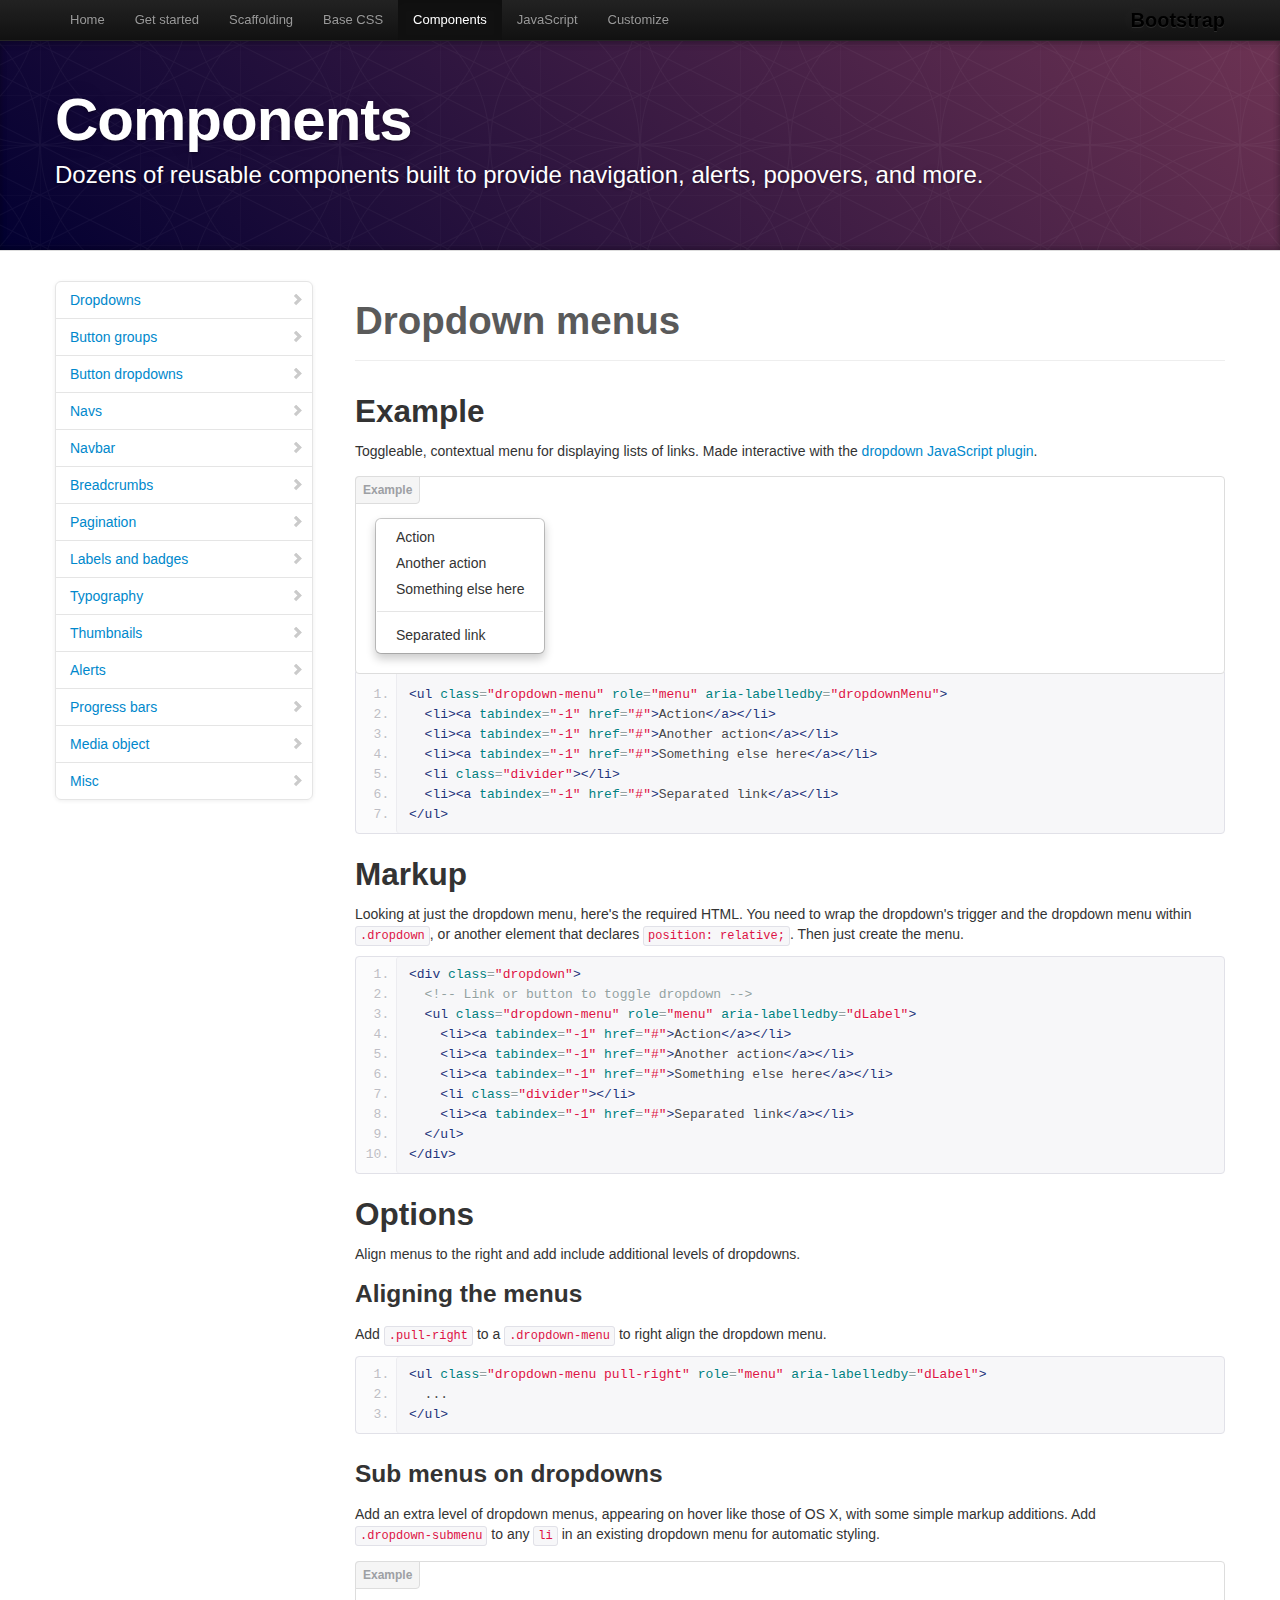
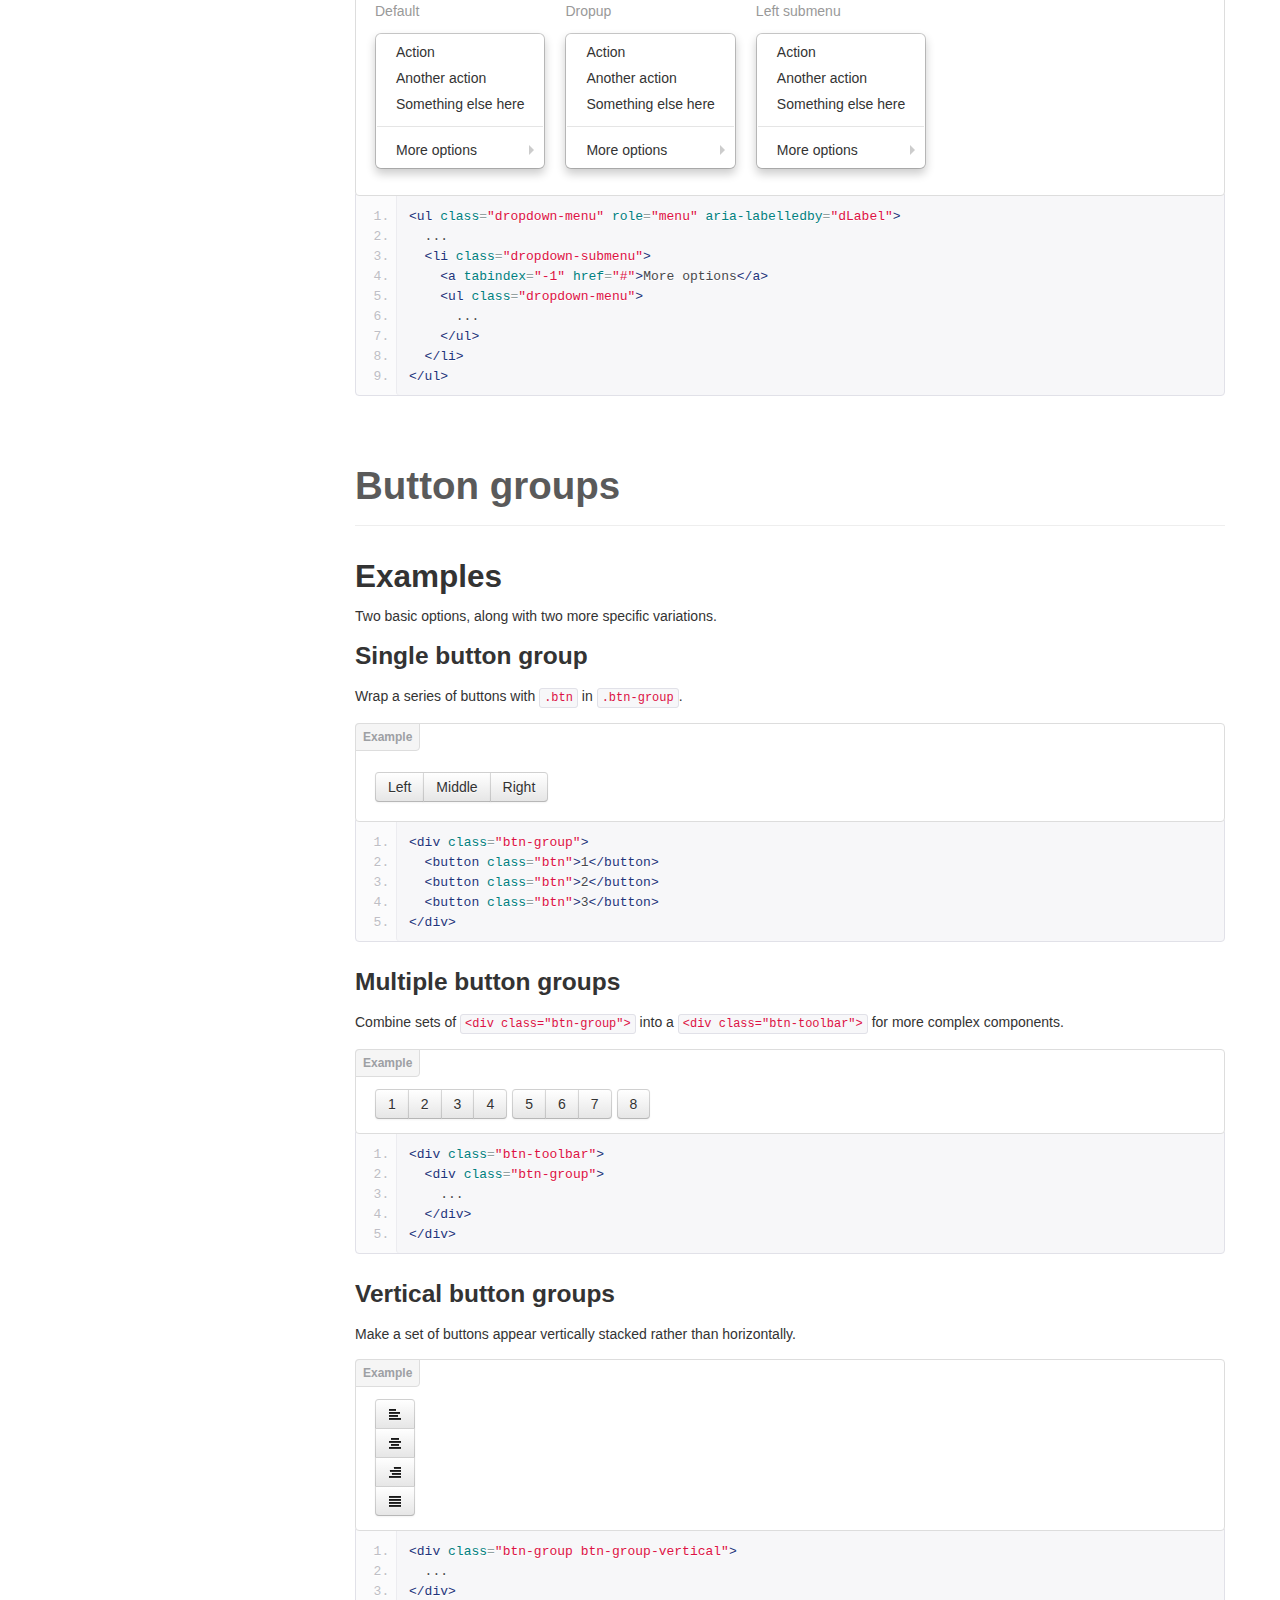
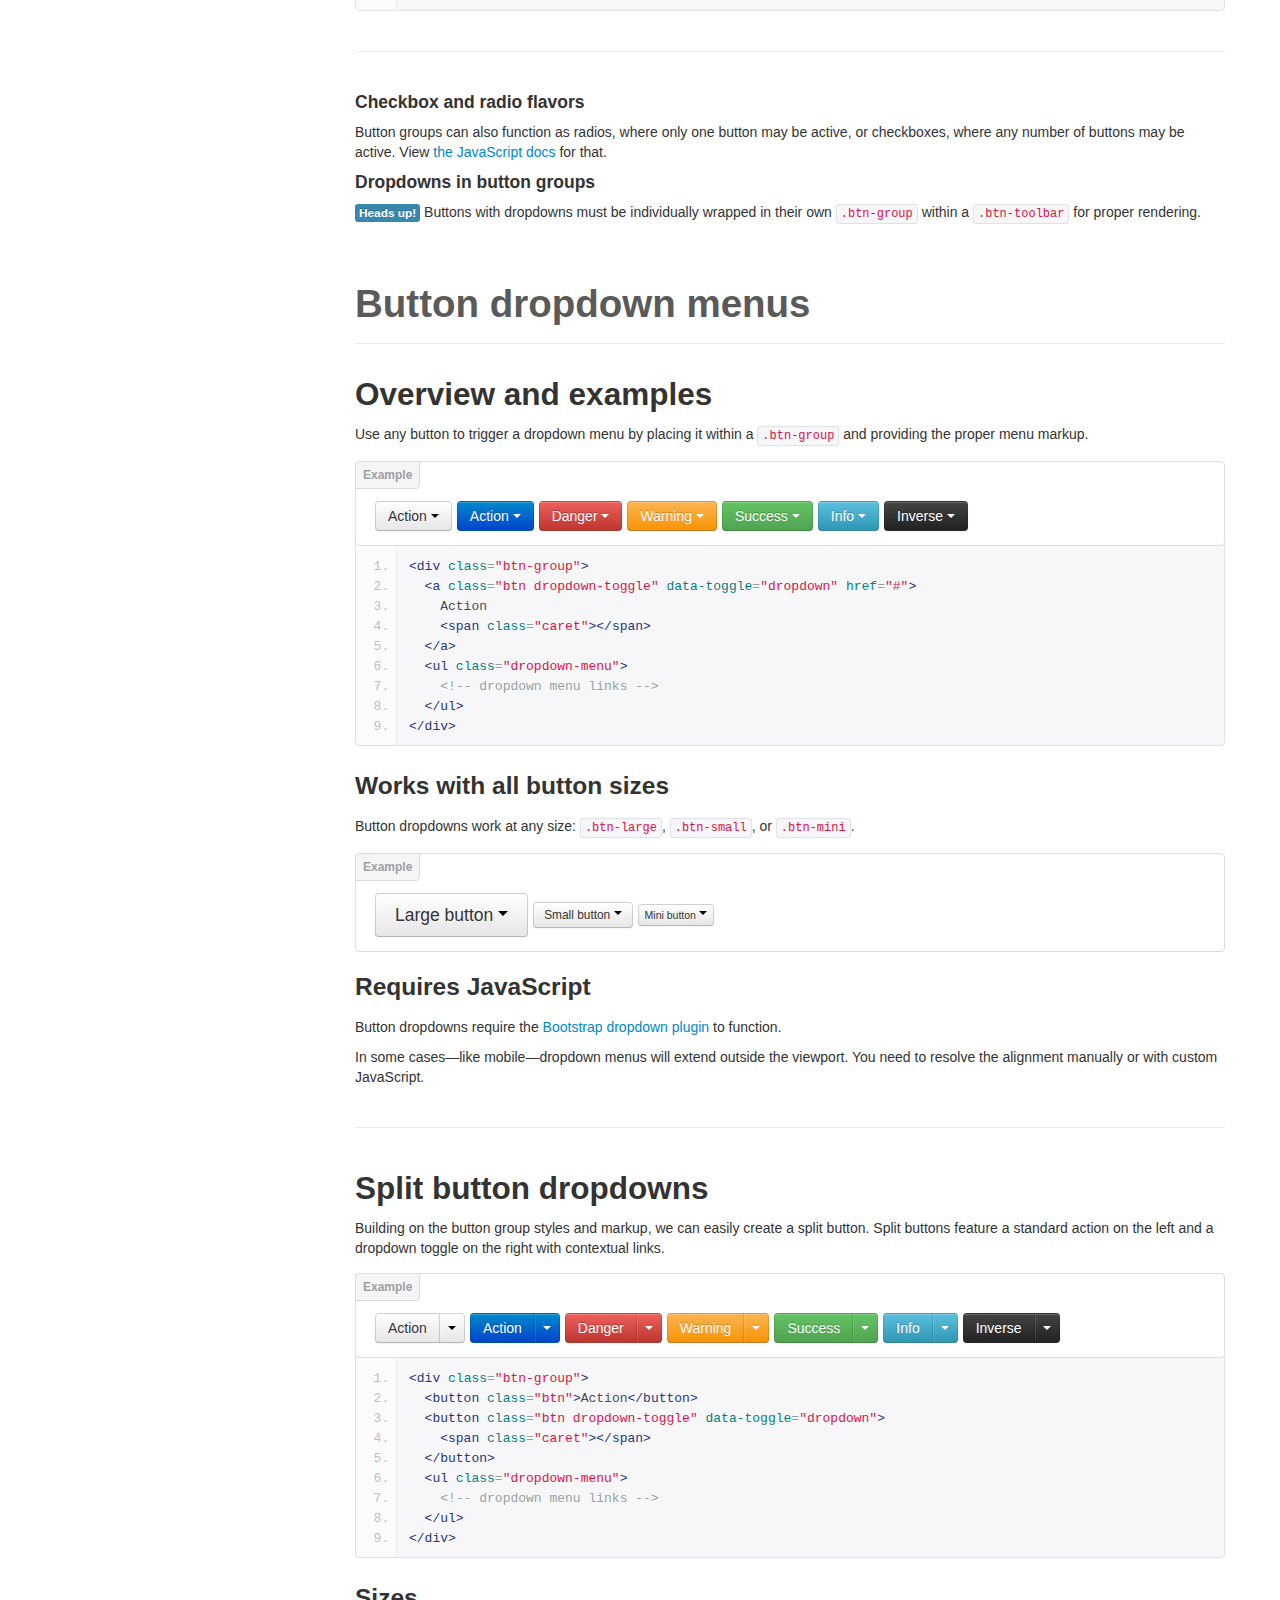
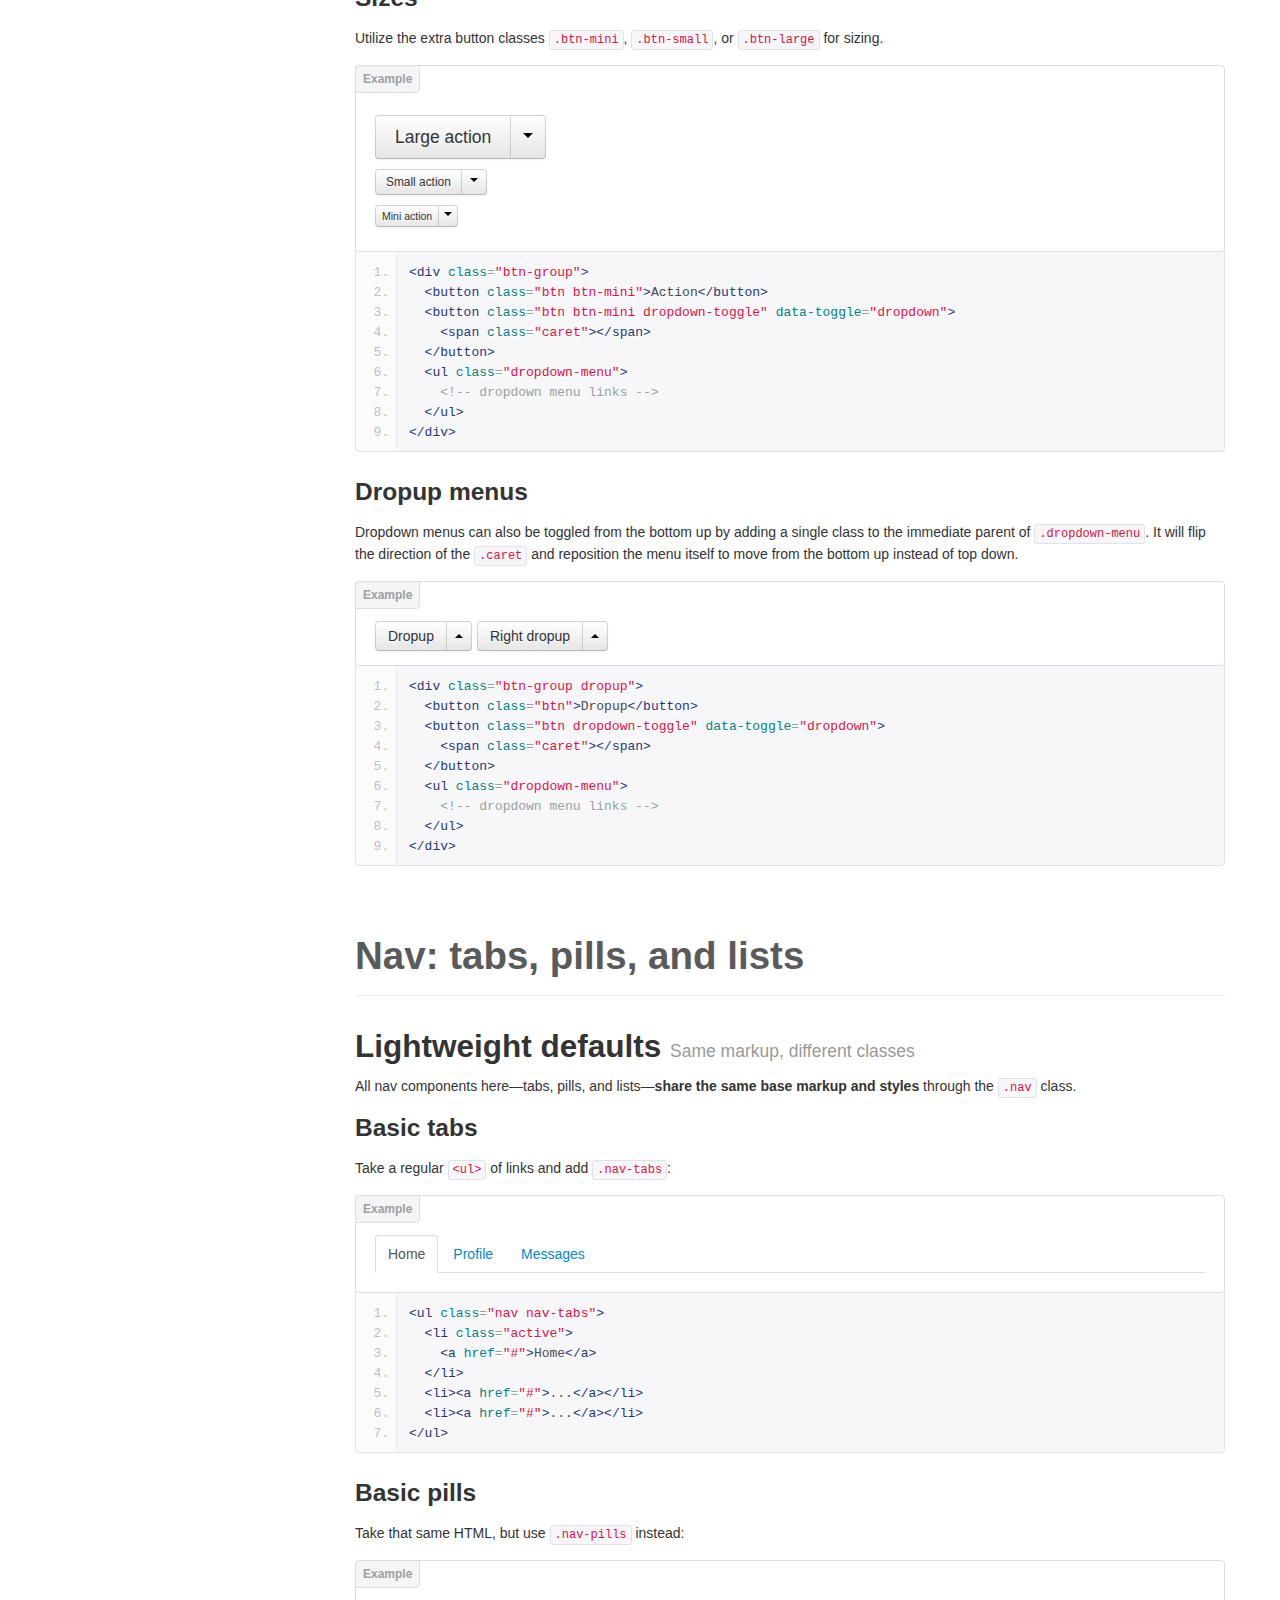
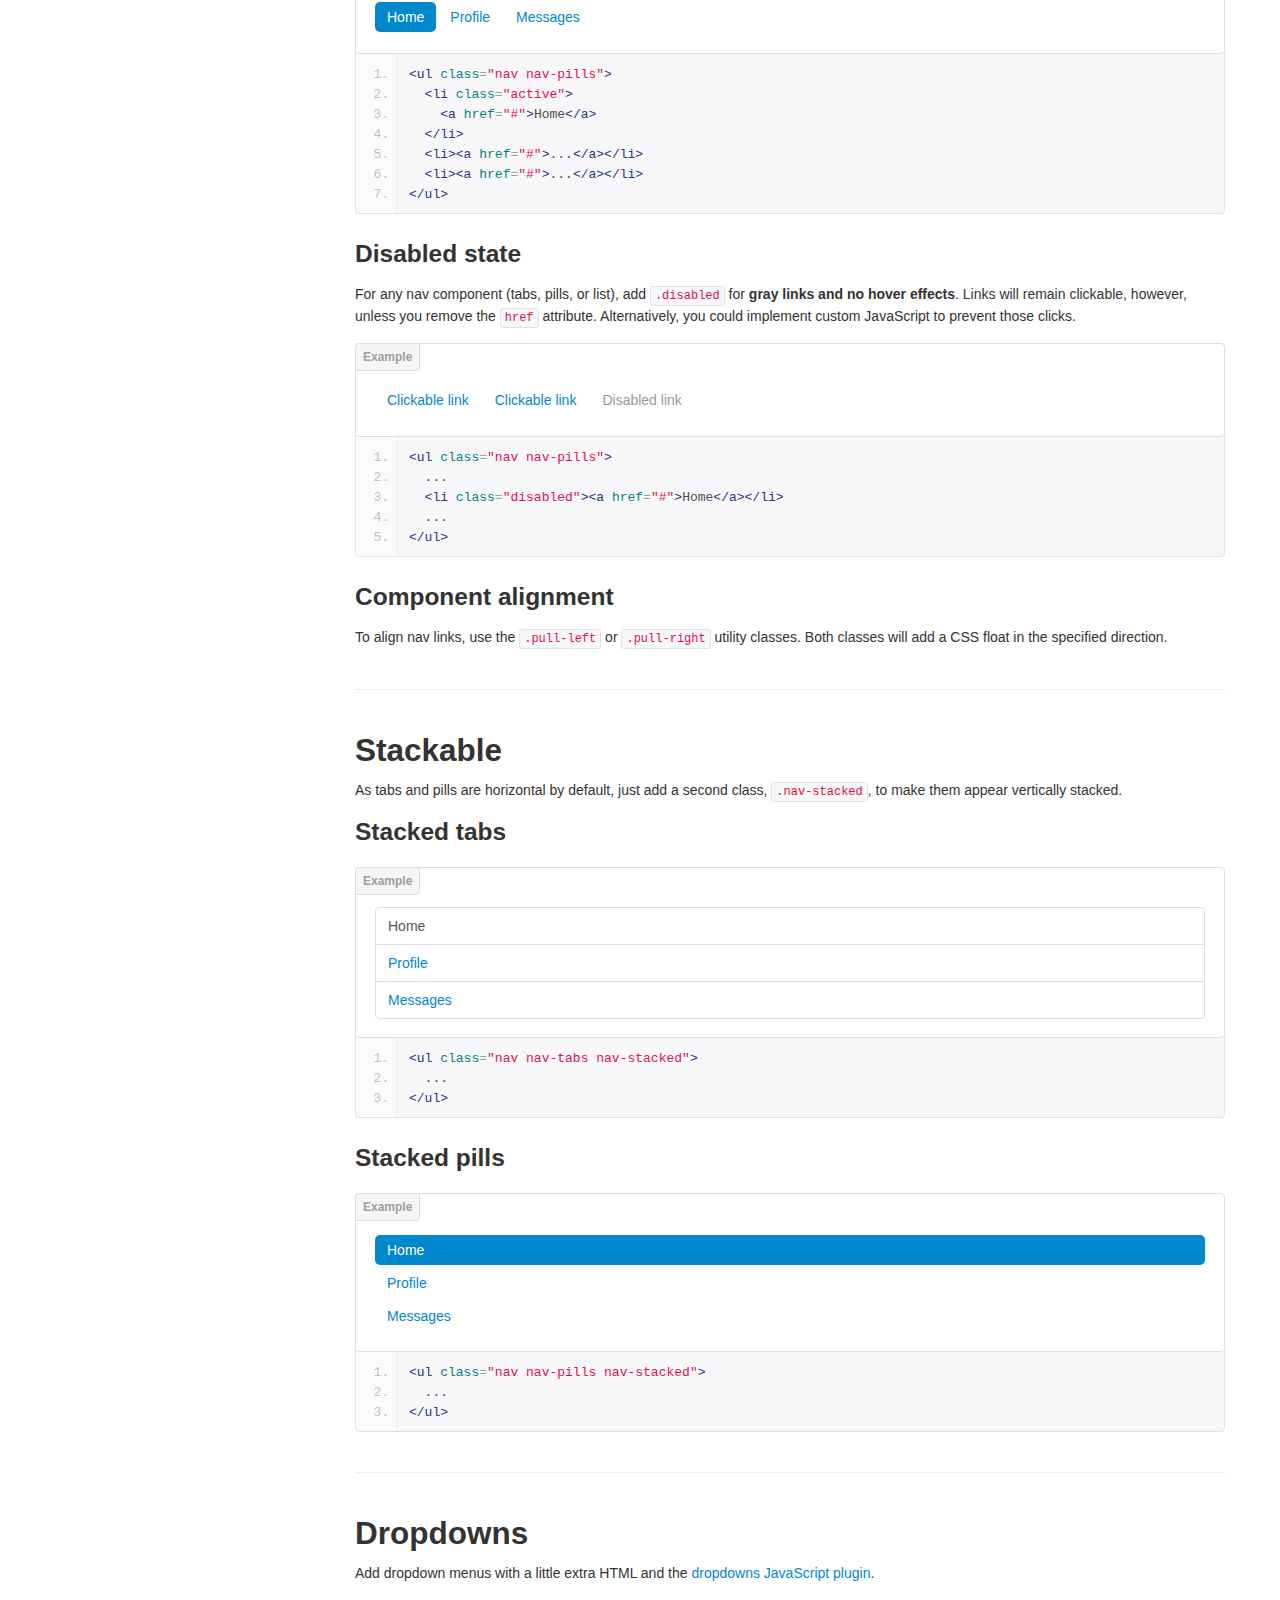
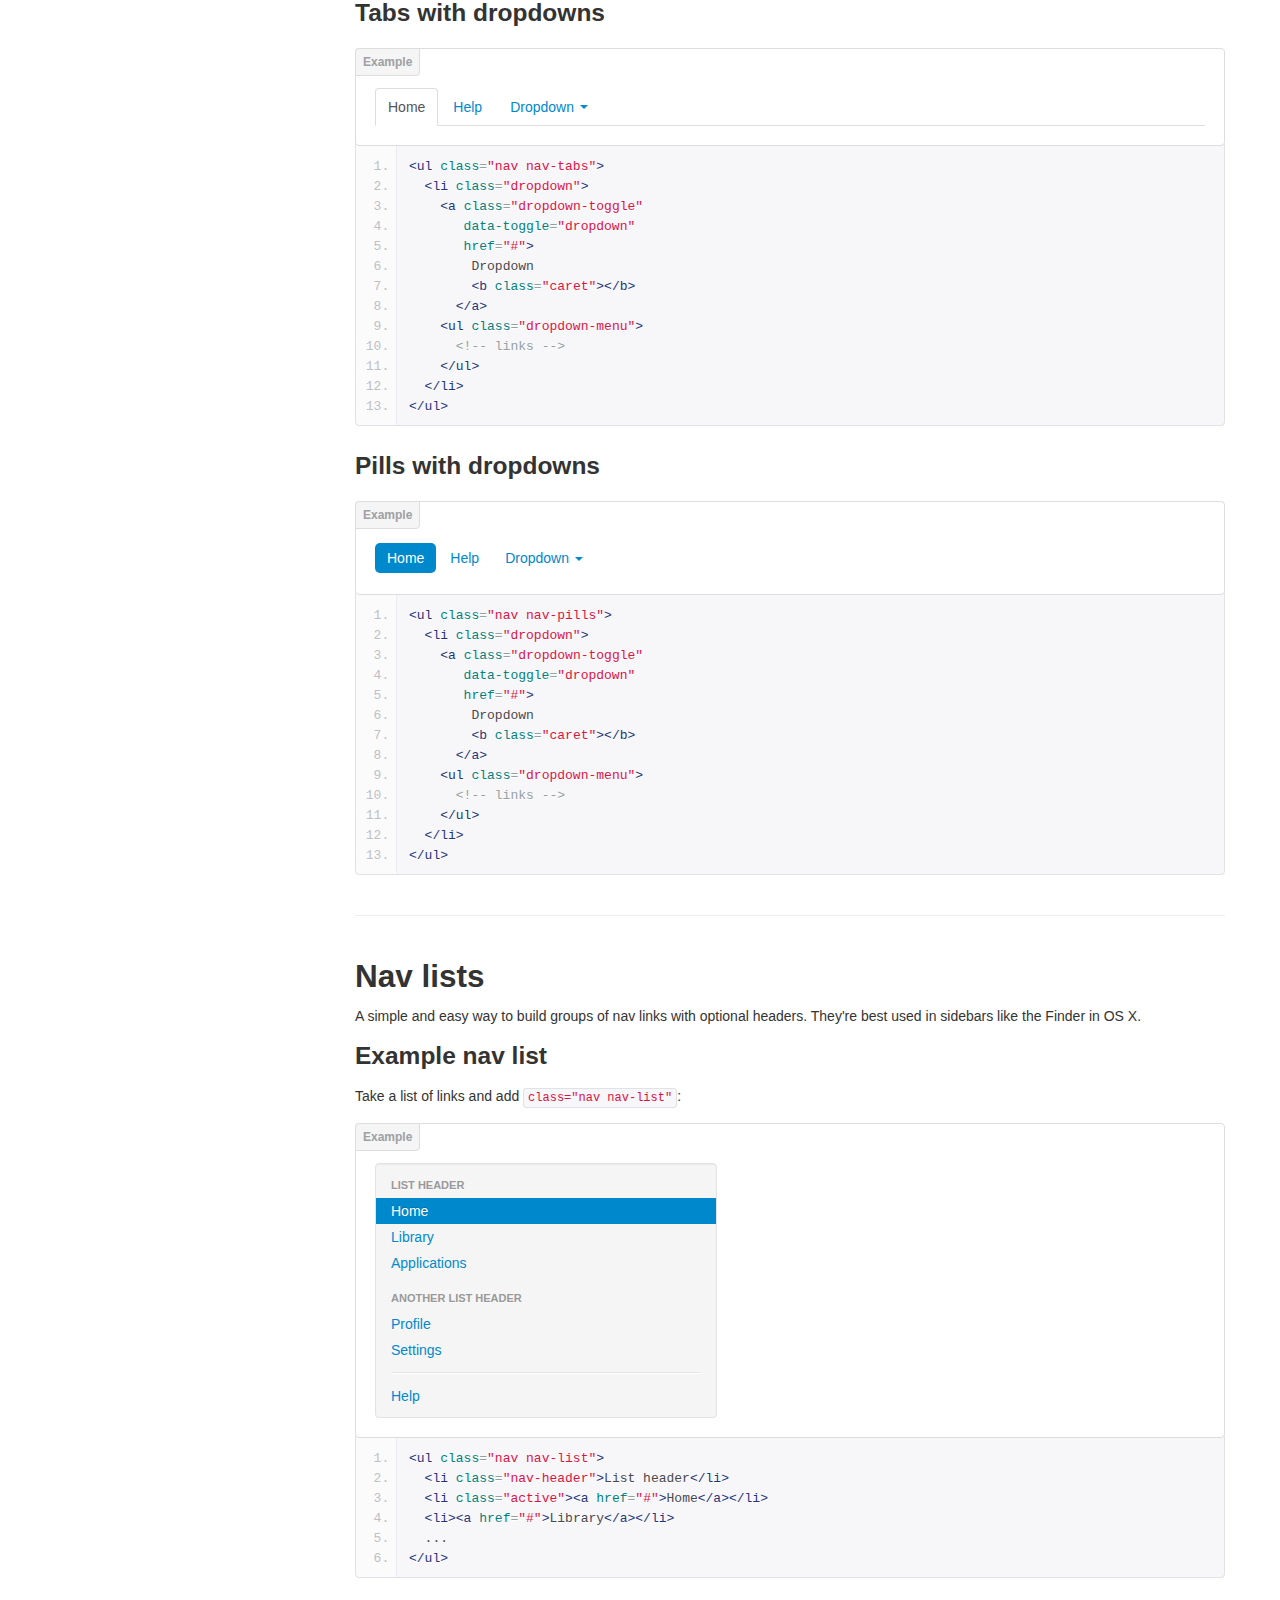
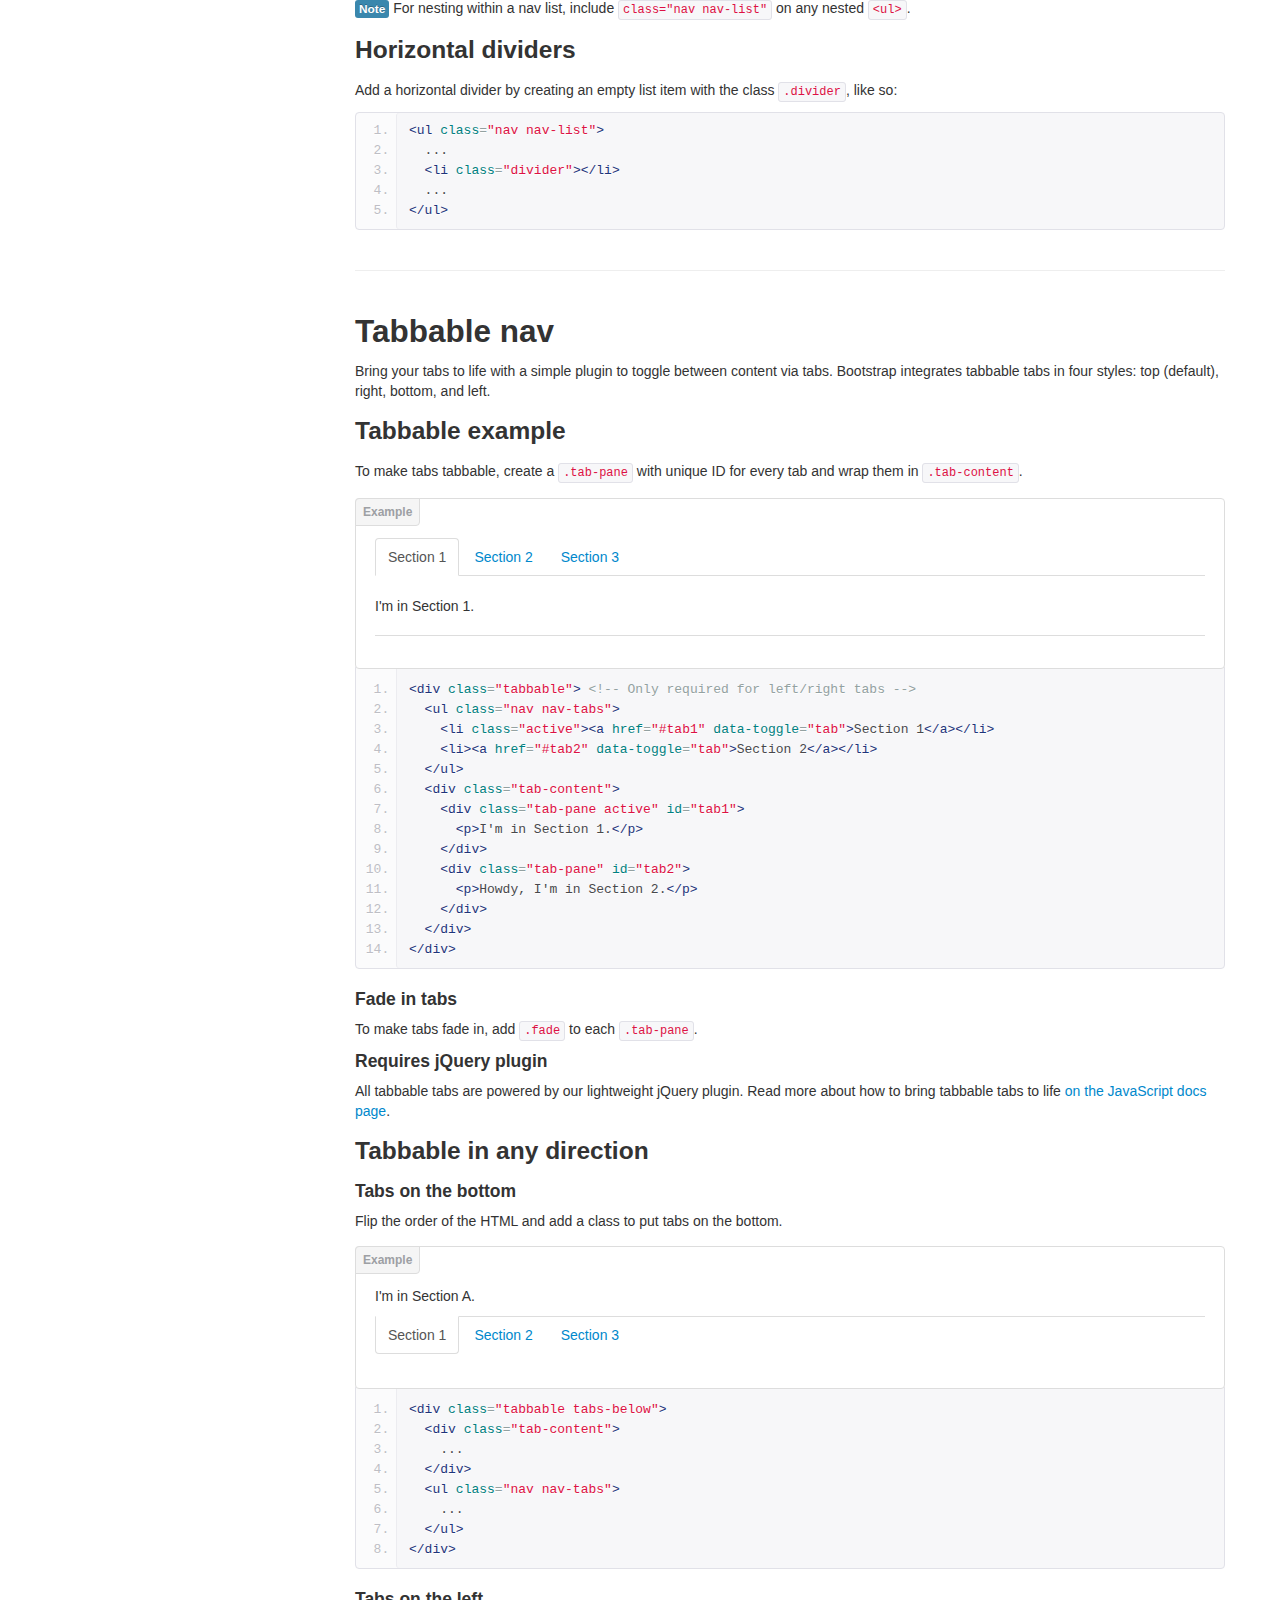
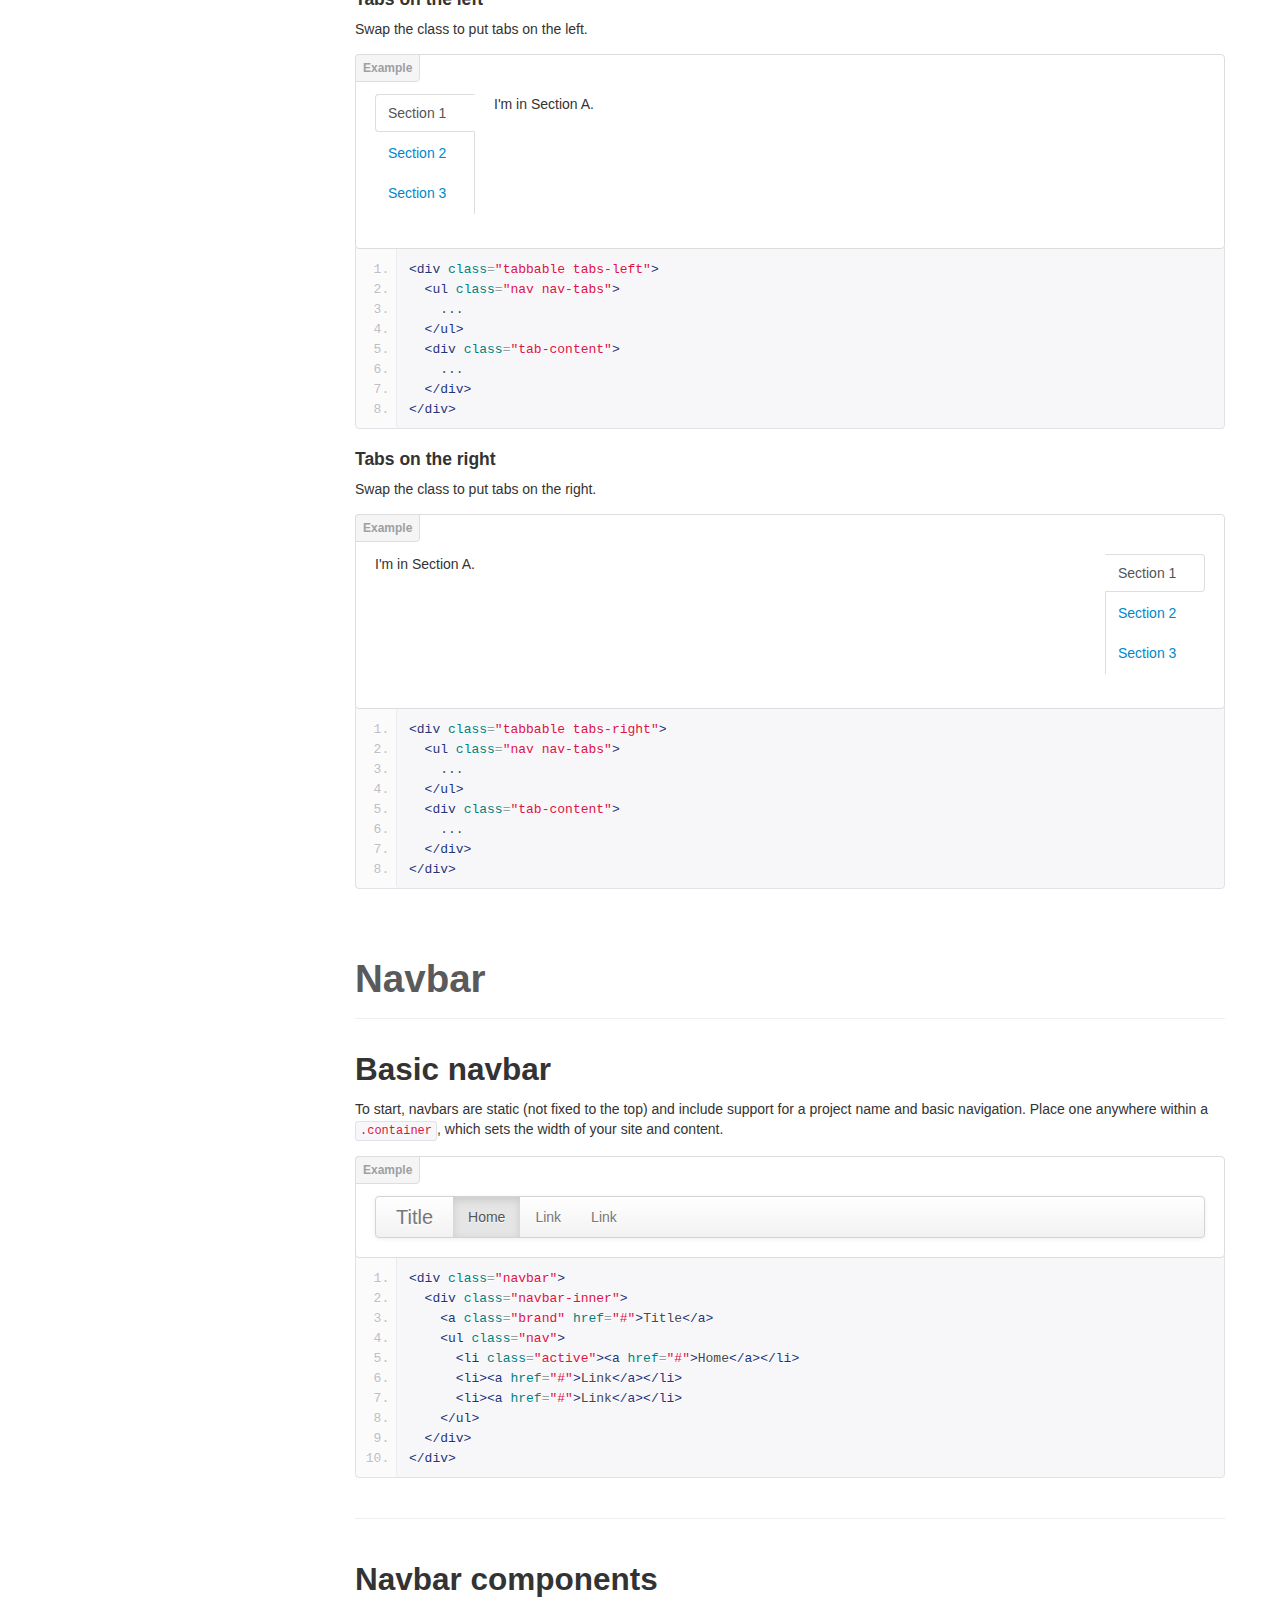
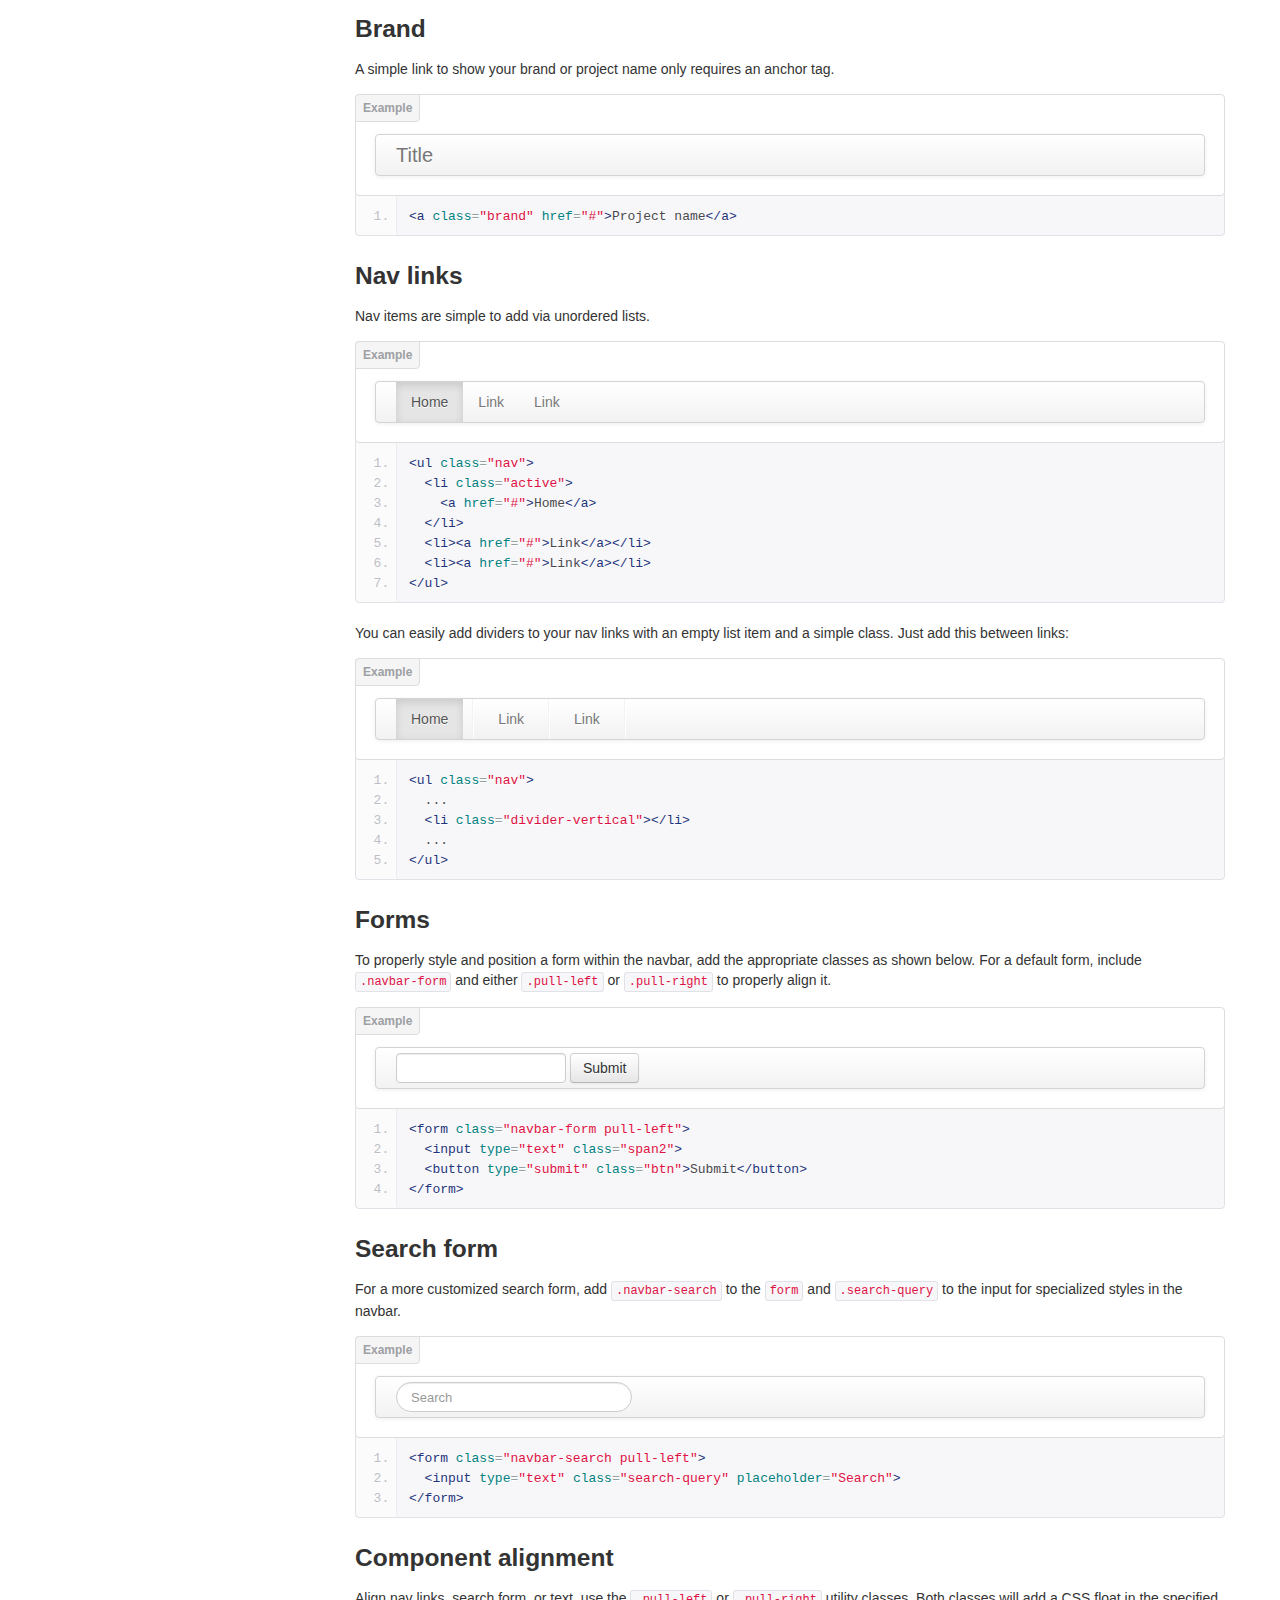
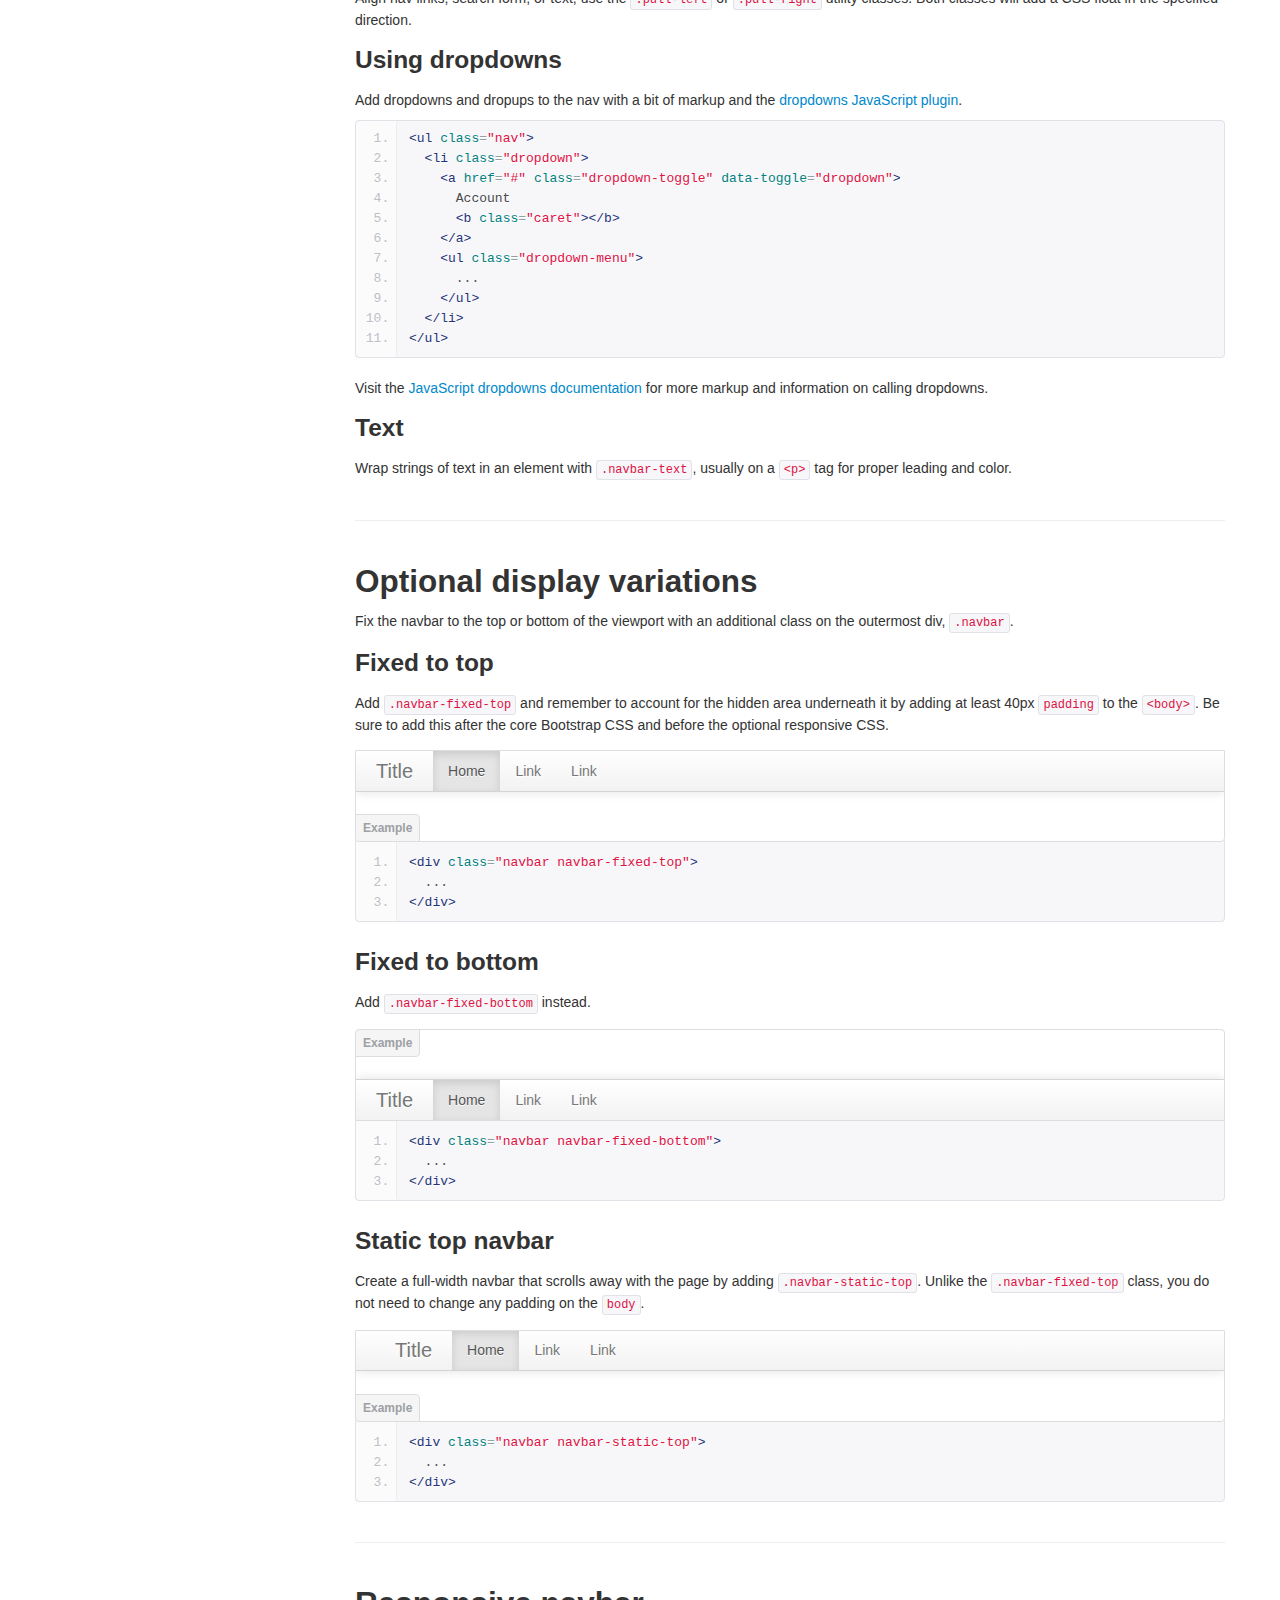
<file: glitchVis/js/bootstrap/docs/components.html>
<!DOCTYPE html>
<html lang="en">
  <head>
    <meta charset="utf-8">
    <title>Components · Bootstrap</title>
    <meta name="viewport" content="width=device-width, initial-scale=1.0">
    <meta name="description" content="">
    <meta name="author" content="">

    <!-- Le styles -->
    <link href="assets/css/bootstrap.css" rel="stylesheet">
    <link href="assets/css/bootstrap-responsive.css" rel="stylesheet">
    <link href="assets/css/docs.css" rel="stylesheet">
    <link href="assets/js/google-code-prettify/prettify.css" rel="stylesheet">

    <!-- Le HTML5 shim, for IE6-8 support of HTML5 elements -->
    <!--[if lt IE 9]>
      <script src="http://html5shim.googlecode.com/svn/trunk/html5.js"></script>
    <![endif]-->

    <!-- Le fav and touch icons -->
    <link rel="apple-touch-icon-precomposed" sizes="144x144" href="assets/ico/apple-touch-icon-144-precomposed.png">
    <link rel="apple-touch-icon-precomposed" sizes="114x114" href="assets/ico/apple-touch-icon-114-precomposed.png">
      <link rel="apple-touch-icon-precomposed" sizes="72x72" href="assets/ico/apple-touch-icon-72-precomposed.png">
                    <link rel="apple-touch-icon-precomposed" href="assets/ico/apple-touch-icon-57-precomposed.png">
                                   <link rel="shortcut icon" href="assets/ico/favicon.png">

  </head>

  <body data-spy="scroll" data-target=".bs-docs-sidebar">

    <!-- Navbar
    ================================================== -->
    <div class="navbar navbar-inverse navbar-fixed-top">
      <div class="navbar-inner">
        <div class="container">
          <button type="button" class="btn btn-navbar" data-toggle="collapse" data-target=".nav-collapse">
            <span class="icon-bar"></span>
            <span class="icon-bar"></span>
            <span class="icon-bar"></span>
          </button>
          <a class="brand" href="./index.html">Bootstrap</a>
          <div class="nav-collapse collapse">
            <ul class="nav">
              <li class="">
                <a href="./index.html">Home</a>
              </li>
              <li class="">
                <a href="./getting-started.html">Get started</a>
              </li>
              <li class="">
                <a href="./scaffolding.html">Scaffolding</a>
              </li>
              <li class="">
                <a href="./base-css.html">Base CSS</a>
              </li>
              <li class="active">
                <a href="./components.html">Components</a>
              </li>
              <li class="">
                <a href="./javascript.html">JavaScript</a>
              </li>
              <li class="">
                <a href="./customize.html">Customize</a>
              </li>
            </ul>
          </div>
        </div>
      </div>
    </div>

<!-- Subhead
================================================== -->
<header class="jumbotron subhead" id="overview">
  <div class="container">
    <h1>Components</h1>
    <p class="lead">Dozens of reusable components built to provide navigation, alerts, popovers, and more.</p>
  </div>
</header>


  <div class="container">

    <!-- Docs nav
    ================================================== -->
    <div class="row">
      <div class="span3 bs-docs-sidebar">
        <ul class="nav nav-list bs-docs-sidenav">
          <li><a href="#dropdowns"><i class="icon-chevron-right"></i> Dropdowns</a></li>
          <li><a href="#buttonGroups"><i class="icon-chevron-right"></i> Button groups</a></li>
          <li><a href="#buttonDropdowns"><i class="icon-chevron-right"></i> Button dropdowns</a></li>
          <li><a href="#navs"><i class="icon-chevron-right"></i> Navs</a></li>
          <li><a href="#navbar"><i class="icon-chevron-right"></i> Navbar</a></li>
          <li><a href="#breadcrumbs"><i class="icon-chevron-right"></i> Breadcrumbs</a></li>
          <li><a href="#pagination"><i class="icon-chevron-right"></i> Pagination</a></li>
          <li><a href="#labels-badges"><i class="icon-chevron-right"></i> Labels and badges</a></li>
          <li><a href="#typography"><i class="icon-chevron-right"></i> Typography</a></li>
          <li><a href="#thumbnails"><i class="icon-chevron-right"></i> Thumbnails</a></li>
          <li><a href="#alerts"><i class="icon-chevron-right"></i> Alerts</a></li>
          <li><a href="#progress"><i class="icon-chevron-right"></i> Progress bars</a></li>
          <li><a href="#media"><i class="icon-chevron-right"></i> Media object</a></li>
          <li><a href="#misc"><i class="icon-chevron-right"></i> Misc</a></li>
        </ul>
      </div>
      <div class="span9">



        <!-- Dropdowns
        ================================================== -->
        <section id="dropdowns">
          <div class="page-header">
            <h1>Dropdown menus</h1>
          </div>

          <h2>Example</h2>
          <p>Toggleable, contextual menu for displaying lists of links. Made interactive with the <a href="./javascript.html#dropdowns">dropdown JavaScript plugin</a>.</p>
          <div class="bs-docs-example">
            <div class="dropdown clearfix">
              <ul class="dropdown-menu" role="menu" aria-labelledby="dropdownMenu" style="display: block; position: static; margin-bottom: 5px; *width: 180px;">
                <li><a tabindex="-1" href="#">Action</a></li>
                <li><a tabindex="-1" href="#">Another action</a></li>
                <li><a tabindex="-1" href="#">Something else here</a></li>
                <li class="divider"></li>
                <li><a tabindex="-1" href="#">Separated link</a></li>
              </ul>
            </div>
          </div>
<pre class="prettyprint linenums">
&lt;ul class="dropdown-menu" role="menu" aria-labelledby="dropdownMenu"&gt;
  &lt;li&gt;&lt;a tabindex="-1" href="#"&gt;Action&lt;/a&gt;&lt;/li&gt;
  &lt;li&gt;&lt;a tabindex="-1" href="#"&gt;Another action&lt;/a&gt;&lt;/li&gt;
  &lt;li&gt;&lt;a tabindex="-1" href="#"&gt;Something else here&lt;/a&gt;&lt;/li&gt;
  &lt;li class="divider"&gt;&lt;/li&gt;
  &lt;li&gt;&lt;a tabindex="-1" href="#"&gt;Separated link&lt;/a&gt;&lt;/li&gt;
&lt;/ul&gt;
</pre>

          <h2>Markup</h2>
          <p>Looking at just the dropdown menu, here's the required HTML. You need to wrap the dropdown's trigger and the dropdown menu within <code>.dropdown</code>, or another element that declares <code>position: relative;</code>. Then just create the menu.</p>

<pre class="prettyprint linenums">
&lt;div class="dropdown"&gt;
  &lt;!-- Link or button to toggle dropdown --&gt;
  &lt;ul class="dropdown-menu" role="menu" aria-labelledby="dLabel"&gt;
    &lt;li&gt;&lt;a tabindex="-1" href="#"&gt;Action&lt;/a&gt;&lt;/li&gt;
    &lt;li&gt;&lt;a tabindex="-1" href="#"&gt;Another action&lt;/a&gt;&lt;/li&gt;
    &lt;li&gt;&lt;a tabindex="-1" href="#"&gt;Something else here&lt;/a&gt;&lt;/li&gt;
    &lt;li class="divider"&gt;&lt;/li&gt;
    &lt;li&gt;&lt;a tabindex="-1" href="#"&gt;Separated link&lt;/a&gt;&lt;/li&gt;
  &lt;/ul&gt;
&lt;/div&gt;
</pre>

          <h2>Options</h2>
          <p>Align menus to the right and add include additional levels of dropdowns.</p>

          <h3>Aligning the menus</h3>
          <p>Add <code>.pull-right</code> to a <code>.dropdown-menu</code> to right align the dropdown menu.</p>
<pre class="prettyprint linenums">
&lt;ul class="dropdown-menu pull-right" role="menu" aria-labelledby="dLabel"&gt;
  ...
&lt;/ul&gt;
</pre>

          <h3>Sub menus on dropdowns</h3>
          <p>Add an extra level of dropdown menus, appearing on hover like those of OS X, with some simple markup additions. Add <code>.dropdown-submenu</code> to any <code>li</code> in an existing dropdown menu for automatic styling.</p>
          <div class="bs-docs-example bs-docs-example-submenus">

            <div class="pull-left">
              <p class="muted">Default</p>
              <div class="dropdown clearfix">
                <ul class="dropdown-menu" role="menu" aria-labelledby="dropdownMenu">
                  <li><a tabindex="-1" href="#">Action</a></li>
                  <li><a tabindex="-1" href="#">Another action</a></li>
                  <li><a tabindex="-1" href="#">Something else here</a></li>
                  <li class="divider"></li>
                  <li class="dropdown-submenu">
                    <a tabindex="-1" href="#">More options</a>
                    <ul class="dropdown-menu">
                      <li><a tabindex="-1" href="#">Second level link</a></li>
                      <li><a tabindex="-1" href="#">Second level link</a></li>
                      <li><a tabindex="-1" href="#">Second level link</a></li>
                      <li><a tabindex="-1" href="#">Second level link</a></li>
                      <li><a tabindex="-1" href="#">Second level link</a></li>
                    </ul>
                  </li>
                </ul>
              </div>
            </div>

            <div class="pull-left">
              <p class="muted">Dropup</p>
              <div class="dropup">
                <ul class="dropdown-menu" role="menu" aria-labelledby="dropdownMenu">
                  <li><a tabindex="-1" href="#">Action</a></li>
                  <li><a tabindex="-1" href="#">Another action</a></li>
                  <li><a tabindex="-1" href="#">Something else here</a></li>
                  <li class="divider"></li>
                  <li class="dropdown-submenu">
                    <a tabindex="-1" href="#">More options</a>
                    <ul class="dropdown-menu">
                      <li><a tabindex="-1" href="#">Second level link</a></li>
                      <li><a tabindex="-1" href="#">Second level link</a></li>
                      <li><a tabindex="-1" href="#">Second level link</a></li>
                      <li><a tabindex="-1" href="#">Second level link</a></li>
                      <li><a tabindex="-1" href="#">Second level link</a></li>
                    </ul>
                  </li>
                </ul>
              </div>
            </div>

            <div class="pull-left">
              <p class="muted">Left submenu</p>
              <div class="dropdown">
                <ul class="dropdown-menu" role="menu" aria-labelledby="dropdownMenu">
                  <li><a tabindex="-1" href="#">Action</a></li>
                  <li><a tabindex="-1" href="#">Another action</a></li>
                  <li><a tabindex="-1" href="#">Something else here</a></li>
                  <li class="divider"></li>
                  <li class="dropdown-submenu pull-left">
                    <a tabindex="-1" href="#">More options</a>
                    <ul class="dropdown-menu">
                      <li><a tabindex="-1" href="#">Second level link</a></li>
                      <li><a tabindex="-1" href="#">Second level link</a></li>
                      <li><a tabindex="-1" href="#">Second level link</a></li>
                      <li><a tabindex="-1" href="#">Second level link</a></li>
                      <li><a tabindex="-1" href="#">Second level link</a></li>
                    </ul>
                  </li>
                </ul>
              </div>
            </div>

          </div>
<pre class="prettyprint linenums">
&lt;ul class="dropdown-menu" role="menu" aria-labelledby="dLabel"&gt;
  ...
  &lt;li class="dropdown-submenu"&gt;
    &lt;a tabindex="-1" href="#"&gt;More options&lt;/a&gt;
    &lt;ul class="dropdown-menu"&gt;
      ...
    &lt;/ul&gt;
  &lt;/li&gt;
&lt;/ul&gt;
</pre>

        </section>




        <!-- Button Groups
        ================================================== -->
        <section id="buttonGroups">
          <div class="page-header">
            <h1>Button groups</h1>
          </div>

          <h2>Examples</h2>
          <p>Two basic options, along with two more specific variations.</p>

          <h3>Single button group</h3>
          <p>Wrap a series of buttons with <code>.btn</code> in <code>.btn-group</code>.</p>
          <div class="bs-docs-example">
            <div class="btn-group" style="margin: 9px 0 5px;">
              <button class="btn">Left</button>
              <button class="btn">Middle</button>
              <button class="btn">Right</button>
            </div>
          </div>
<pre class="prettyprint linenums">
&lt;div class="btn-group"&gt;
  &lt;button class="btn"&gt;1&lt;/button&gt;
  &lt;button class="btn"&gt;2&lt;/button&gt;
  &lt;button class="btn"&gt;3&lt;/button&gt;
&lt;/div&gt;
</pre>

          <h3>Multiple button groups</h3>
          <p>Combine sets of <code>&lt;div class="btn-group"&gt;</code> into a <code>&lt;div class="btn-toolbar"&gt;</code> for more complex components.</p>
          <div class="bs-docs-example">
            <div class="btn-toolbar" style="margin: 0;">
              <div class="btn-group">
                <button class="btn">1</button>
                <button class="btn">2</button>
                <button class="btn">3</button>
                <button class="btn">4</button>
              </div>
              <div class="btn-group">
                <button class="btn">5</button>
                <button class="btn">6</button>
                <button class="btn">7</button>
              </div>
              <div class="btn-group">
                <button class="btn">8</button>
              </div>
            </div>
          </div>
<pre class="prettyprint linenums">
&lt;div class="btn-toolbar"&gt;
  &lt;div class="btn-group"&gt;
    ...
  &lt;/div&gt;
&lt;/div&gt;
</pre>

          <h3>Vertical button groups</h3>
          <p>Make a set of buttons appear vertically stacked rather than horizontally.</p>
          <div class="bs-docs-example">
            <div class="btn-group btn-group-vertical">
              <button type="button" class="btn"><i class="icon-align-left"></i></button>
              <button type="button" class="btn"><i class="icon-align-center"></i></button>
              <button type="button" class="btn"><i class="icon-align-right"></i></button>
              <button type="button" class="btn"><i class="icon-align-justify"></i></button>
            </div>
          </div>
<pre class="prettyprint linenums">
&lt;div class="btn-group btn-group-vertical"&gt;
  ...
&lt;/div&gt;
</pre>


          <hr class="bs-docs-separator">


          <h4>Checkbox and radio flavors</h4>
          <p>Button groups can also function as radios, where only one button may be active, or checkboxes, where any number of buttons may be active. View <a href="./javascript.html#buttons">the JavaScript docs</a> for that.</p>

          <h4>Dropdowns in button groups</h4>
          <p><span class="label label-info">Heads up!</span> Buttons with dropdowns must be individually wrapped in their own <code>.btn-group</code> within a <code>.btn-toolbar</code> for proper rendering.</p>
        </section>



        <!-- Split button dropdowns
        ================================================== -->
        <section id="buttonDropdowns">
          <div class="page-header">
            <h1>Button dropdown menus</h1>
          </div>


          <h2>Overview and examples</h2>
          <p>Use any button to trigger a dropdown menu by placing it within a <code>.btn-group</code> and providing the proper menu markup.</p>
          <div class="bs-docs-example">
            <div class="btn-toolbar" style="margin: 0;">
              <div class="btn-group">
                <button class="btn dropdown-toggle" data-toggle="dropdown">Action <span class="caret"></span></button>
                <ul class="dropdown-menu">
                  <li><a href="#">Action</a></li>
                  <li><a href="#">Another action</a></li>
                  <li><a href="#">Something else here</a></li>
                  <li class="divider"></li>
                  <li><a href="#">Separated link</a></li>
                </ul>
              </div><!-- /btn-group -->
              <div class="btn-group">
                <button class="btn btn-primary dropdown-toggle" data-toggle="dropdown">Action <span class="caret"></span></button>
                <ul class="dropdown-menu">
                  <li><a href="#">Action</a></li>
                  <li><a href="#">Another action</a></li>
                  <li><a href="#">Something else here</a></li>
                  <li class="divider"></li>
                  <li><a href="#">Separated link</a></li>
                </ul>
              </div><!-- /btn-group -->
              <div class="btn-group">
                <button class="btn btn-danger dropdown-toggle" data-toggle="dropdown">Danger <span class="caret"></span></button>
                <ul class="dropdown-menu">
                  <li><a href="#">Action</a></li>
                  <li><a href="#">Another action</a></li>
                  <li><a href="#">Something else here</a></li>
                  <li class="divider"></li>
                  <li><a href="#">Separated link</a></li>
                </ul>
              </div><!-- /btn-group -->
              <div class="btn-group">
                <button class="btn btn-warning dropdown-toggle" data-toggle="dropdown">Warning <span class="caret"></span></button>
                <ul class="dropdown-menu">
                  <li><a href="#">Action</a></li>
                  <li><a href="#">Another action</a></li>
                  <li><a href="#">Something else here</a></li>
                  <li class="divider"></li>
                  <li><a href="#">Separated link</a></li>
                </ul>
              </div><!-- /btn-group -->
              <div class="btn-group">
                <button class="btn btn-success dropdown-toggle" data-toggle="dropdown">Success <span class="caret"></span></button>
                <ul class="dropdown-menu">
                  <li><a href="#">Action</a></li>
                  <li><a href="#">Another action</a></li>
                  <li><a href="#">Something else here</a></li>
                  <li class="divider"></li>
                  <li><a href="#">Separated link</a></li>
                </ul>
              </div><!-- /btn-group -->
              <div class="btn-group">
                <button class="btn btn-info dropdown-toggle" data-toggle="dropdown">Info <span class="caret"></span></button>
                <ul class="dropdown-menu">
                  <li><a href="#">Action</a></li>
                  <li><a href="#">Another action</a></li>
                  <li><a href="#">Something else here</a></li>
                  <li class="divider"></li>
                  <li><a href="#">Separated link</a></li>
                </ul>
              </div><!-- /btn-group -->
              <div class="btn-group">
                <button class="btn btn-inverse dropdown-toggle" data-toggle="dropdown">Inverse <span class="caret"></span></button>
                <ul class="dropdown-menu">
                  <li><a href="#">Action</a></li>
                  <li><a href="#">Another action</a></li>
                  <li><a href="#">Something else here</a></li>
                  <li class="divider"></li>
                  <li><a href="#">Separated link</a></li>
                </ul>
              </div><!-- /btn-group -->
            </div><!-- /btn-toolbar -->
          </div>
<pre class="prettyprint linenums">
&lt;div class="btn-group"&gt;
  &lt;a class="btn dropdown-toggle" data-toggle="dropdown" href="#"&gt;
    Action
    &lt;span class="caret"&gt;&lt;/span&gt;
  &lt;/a&gt;
  &lt;ul class="dropdown-menu"&gt;
    &lt;!-- dropdown menu links --&gt;
  &lt;/ul&gt;
&lt;/div&gt;
</pre>

          <h3>Works with all button sizes</h3>
          <p>Button dropdowns work at any size:  <code>.btn-large</code>, <code>.btn-small</code>, or <code>.btn-mini</code>.</p>
          <div class="bs-docs-example">
            <div class="btn-toolbar" style="margin: 0;">
              <div class="btn-group">
                <button class="btn btn-large dropdown-toggle" data-toggle="dropdown">Large button <span class="caret"></span></button>
                <ul class="dropdown-menu">
                  <li><a href="#">Action</a></li>
                  <li><a href="#">Another action</a></li>
                  <li><a href="#">Something else here</a></li>
                  <li class="divider"></li>
                  <li><a href="#">Separated link</a></li>
                </ul>
              </div><!-- /btn-group -->
              <div class="btn-group">
                <button class="btn btn-small dropdown-toggle" data-toggle="dropdown">Small button <span class="caret"></span></button>
                <ul class="dropdown-menu">
                  <li><a href="#">Action</a></li>
                  <li><a href="#">Another action</a></li>
                  <li><a href="#">Something else here</a></li>
                  <li class="divider"></li>
                  <li><a href="#">Separated link</a></li>
                </ul>
              </div><!-- /btn-group -->
              <div class="btn-group">
                <button class="btn btn-mini dropdown-toggle" data-toggle="dropdown">Mini button <span class="caret"></span></button>
                <ul class="dropdown-menu">
                  <li><a href="#">Action</a></li>
                  <li><a href="#">Another action</a></li>
                  <li><a href="#">Something else here</a></li>
                  <li class="divider"></li>
                  <li><a href="#">Separated link</a></li>
                </ul>
              </div><!-- /btn-group -->
            </div><!-- /btn-toolbar -->
          </div>

          <h3>Requires JavaScript</h3>
          <p>Button dropdowns require the <a href="./javascript.html#dropdowns">Bootstrap dropdown plugin</a> to function.</p>
          <p>In some cases&mdash;like mobile&mdash;dropdown menus will extend outside the viewport. You need to resolve the alignment manually or with custom JavaScript.</p>


          <hr class="bs-docs-separator">


          <h2>Split button dropdowns</h2>
          <p>Building on the button group styles and markup, we can easily create a split button. Split buttons feature a standard action on the left and a dropdown toggle on the right with contextual links.</p>
          <div class="bs-docs-example">
            <div class="btn-toolbar" style="margin: 0;">
              <div class="btn-group">
                <button class="btn">Action</button>
                <button class="btn dropdown-toggle" data-toggle="dropdown"><span class="caret"></span></button>
                <ul class="dropdown-menu">
                  <li><a href="#">Action</a></li>
                  <li><a href="#">Another action</a></li>
                  <li><a href="#">Something else here</a></li>
                  <li class="divider"></li>
                  <li><a href="#">Separated link</a></li>
                </ul>
              </div><!-- /btn-group -->
              <div class="btn-group">
                <button class="btn btn-primary">Action</button>
                <button class="btn btn-primary dropdown-toggle" data-toggle="dropdown"><span class="caret"></span></button>
                <ul class="dropdown-menu">
                  <li><a href="#">Action</a></li>
                  <li><a href="#">Another action</a></li>
                  <li><a href="#">Something else here</a></li>
                  <li class="divider"></li>
                  <li><a href="#">Separated link</a></li>
                </ul>
              </div><!-- /btn-group -->
              <div class="btn-group">
                <button class="btn btn-danger">Danger</button>
                <button class="btn btn-danger dropdown-toggle" data-toggle="dropdown"><span class="caret"></span></button>
                <ul class="dropdown-menu">
                  <li><a href="#">Action</a></li>
                  <li><a href="#">Another action</a></li>
                  <li><a href="#">Something else here</a></li>
                  <li class="divider"></li>
                  <li><a href="#">Separated link</a></li>
                </ul>
              </div><!-- /btn-group -->
              <div class="btn-group">
                <button class="btn btn-warning">Warning</button>
                <button class="btn btn-warning dropdown-toggle" data-toggle="dropdown"><span class="caret"></span></button>
                <ul class="dropdown-menu">
                  <li><a href="#">Action</a></li>
                  <li><a href="#">Another action</a></li>
                  <li><a href="#">Something else here</a></li>
                  <li class="divider"></li>
                  <li><a href="#">Separated link</a></li>
                </ul>
              </div><!-- /btn-group -->
              <div class="btn-group">
                <button class="btn btn-success">Success</button>
                <button class="btn btn-success dropdown-toggle" data-toggle="dropdown"><span class="caret"></span></button>
                <ul class="dropdown-menu">
                  <li><a href="#">Action</a></li>
                  <li><a href="#">Another action</a></li>
                  <li><a href="#">Something else here</a></li>
                  <li class="divider"></li>
                  <li><a href="#">Separated link</a></li>
                </ul>
              </div><!-- /btn-group -->
              <div class="btn-group">
                <button class="btn btn-info">Info</button>
                <button class="btn btn-info dropdown-toggle" data-toggle="dropdown"><span class="caret"></span></button>
                <ul class="dropdown-menu">
                  <li><a href="#">Action</a></li>
                  <li><a href="#">Another action</a></li>
                  <li><a href="#">Something else here</a></li>
                  <li class="divider"></li>
                  <li><a href="#">Separated link</a></li>
                </ul>
              </div><!-- /btn-group -->
              <div class="btn-group">
                <button class="btn btn-inverse">Inverse</button>
                <button class="btn btn-inverse dropdown-toggle" data-toggle="dropdown"><span class="caret"></span></button>
                <ul class="dropdown-menu">
                  <li><a href="#">Action</a></li>
                  <li><a href="#">Another action</a></li>
                  <li><a href="#">Something else here</a></li>
                  <li class="divider"></li>
                  <li><a href="#">Separated link</a></li>
                </ul>
              </div><!-- /btn-group -->
            </div><!-- /btn-toolbar -->
          </div>
<pre class="prettyprint linenums">
&lt;div class="btn-group"&gt;
  &lt;button class="btn"&gt;Action&lt;/button&gt;
  &lt;button class="btn dropdown-toggle" data-toggle="dropdown"&gt;
    &lt;span class="caret"&gt;&lt;/span&gt;
  &lt;/button&gt;
  &lt;ul class="dropdown-menu"&gt;
    &lt;!-- dropdown menu links --&gt;
  &lt;/ul&gt;
&lt;/div&gt;
</pre>

          <h3>Sizes</h3>
          <p>Utilize the extra button classes <code>.btn-mini</code>, <code>.btn-small</code>, or <code>.btn-large</code> for sizing.</p>
          <div class="bs-docs-example">
            <div class="btn-toolbar">
              <div class="btn-group">
                <button class="btn btn-large">Large action</button>
                <button class="btn btn-large dropdown-toggle" data-toggle="dropdown"><span class="caret"></span></button>
                <ul class="dropdown-menu">
                  <li><a href="#">Action</a></li>
                  <li><a href="#">Another action</a></li>
                  <li><a href="#">Something else here</a></li>
                  <li class="divider"></li>
                  <li><a href="#">Separated link</a></li>
                </ul>
              </div><!-- /btn-group -->
            </div><!-- /btn-toolbar -->
            <div class="btn-toolbar">
              <div class="btn-group">
                <button class="btn btn-small">Small action</button>
                <button class="btn btn-small dropdown-toggle" data-toggle="dropdown"><span class="caret"></span></button>
                <ul class="dropdown-menu">
                  <li><a href="#">Action</a></li>
                  <li><a href="#">Another action</a></li>
                  <li><a href="#">Something else here</a></li>
                  <li class="divider"></li>
                  <li><a href="#">Separated link</a></li>
                </ul>
              </div><!-- /btn-group -->
            </div><!-- /btn-toolbar -->
            <div class="btn-toolbar">
              <div class="btn-group">
                <button class="btn btn-mini">Mini action</button>
                <button class="btn btn-mini dropdown-toggle" data-toggle="dropdown"><span class="caret"></span></button>
                <ul class="dropdown-menu">
                  <li><a href="#">Action</a></li>
                  <li><a href="#">Another action</a></li>
                  <li><a href="#">Something else here</a></li>
                  <li class="divider"></li>
                  <li><a href="#">Separated link</a></li>
                </ul>
              </div><!-- /btn-group -->
            </div><!-- /btn-toolbar -->
          </div>
<pre class="prettyprint linenums">
&lt;div class="btn-group"&gt;
  &lt;button class="btn btn-mini"&gt;Action&lt;/button&gt;
  &lt;button class="btn btn-mini dropdown-toggle" data-toggle="dropdown"&gt;
    &lt;span class="caret"&gt;&lt;/span&gt;
  &lt;/button&gt;
  &lt;ul class="dropdown-menu"&gt;
    &lt;!-- dropdown menu links --&gt;
  &lt;/ul&gt;
&lt;/div&gt;
</pre>

          <h3>Dropup menus</h3>
          <p>Dropdown menus can also be toggled from the bottom up by adding a single class to the immediate parent of <code>.dropdown-menu</code>. It will flip the direction of the <code>.caret</code> and reposition the menu itself to move from the bottom up instead of top down.</p>
          <div class="bs-docs-example">
            <div class="btn-toolbar" style="margin: 0;">
              <div class="btn-group dropup">
                <button class="btn">Dropup</button>
                <button class="btn dropdown-toggle" data-toggle="dropdown"><span class="caret"></span></button>
                <ul class="dropdown-menu">
                  <li><a href="#">Action</a></li>
                  <li><a href="#">Another action</a></li>
                  <li><a href="#">Something else here</a></li>
                  <li class="divider"></li>
                  <li><a href="#">Separated link</a></li>
                </ul>
              </div><!-- /btn-group -->
              <div class="btn-group dropup">
                <button class="btn primary">Right dropup</button>
                <button class="btn primary dropdown-toggle" data-toggle="dropdown"><span class="caret"></span></button>
                <ul class="dropdown-menu pull-right">
                  <li><a href="#">Action</a></li>
                  <li><a href="#">Another action</a></li>
                  <li><a href="#">Something else here</a></li>
                  <li class="divider"></li>
                  <li><a href="#">Separated link</a></li>
                </ul>
              </div><!-- /btn-group -->
            </div>
          </div>
<pre class="prettyprint linenums">
&lt;div class="btn-group dropup"&gt;
  &lt;button class="btn"&gt;Dropup&lt;/button&gt;
  &lt;button class="btn dropdown-toggle" data-toggle="dropdown"&gt;
    &lt;span class="caret"&gt;&lt;/span&gt;
  &lt;/button&gt;
  &lt;ul class="dropdown-menu"&gt;
    &lt;!-- dropdown menu links --&gt;
  &lt;/ul&gt;
&lt;/div&gt;
</pre>

        </section>



        <!-- Nav, Tabs, & Pills
        ================================================== -->
        <section id="navs">
          <div class="page-header">
            <h1>Nav: tabs, pills, and lists</small></h1>
          </div>

          <h2>Lightweight defaults <small>Same markup, different classes</small></h2>
          <p>All nav components here&mdash;tabs, pills, and lists&mdash;<strong>share the same base markup and styles</strong> through the <code>.nav</code> class.</p>

          <h3>Basic tabs</h3>
          <p>Take a regular <code>&lt;ul&gt;</code> of links and add <code>.nav-tabs</code>:</p>
          <div class="bs-docs-example">
            <ul class="nav nav-tabs">
              <li class="active"><a href="#">Home</a></li>
              <li><a href="#">Profile</a></li>
              <li><a href="#">Messages</a></li>
            </ul>
          </div>
<pre class="prettyprint linenums">
&lt;ul class="nav nav-tabs"&gt;
  &lt;li class="active"&gt;
    &lt;a href="#"&gt;Home&lt;/a&gt;
  &lt;/li&gt;
  &lt;li&gt;&lt;a href="#"&gt;...&lt;/a&gt;&lt;/li&gt;
  &lt;li&gt;&lt;a href="#"&gt;...&lt;/a&gt;&lt;/li&gt;
&lt;/ul&gt;
</pre>

          <h3>Basic pills</h3>
          <p>Take that same HTML, but use <code>.nav-pills</code> instead:</p>
          <div class="bs-docs-example">
            <ul class="nav nav-pills">
              <li class="active"><a href="#">Home</a></li>
              <li><a href="#">Profile</a></li>
              <li><a href="#">Messages</a></li>
            </ul>
          </div>
<pre class="prettyprint linenums">
&lt;ul class="nav nav-pills"&gt;
  &lt;li class="active"&gt;
    &lt;a href="#"&gt;Home&lt;/a&gt;
  &lt;/li&gt;
  &lt;li&gt;&lt;a href="#"&gt;...&lt;/a&gt;&lt;/li&gt;
  &lt;li&gt;&lt;a href="#"&gt;...&lt;/a&gt;&lt;/li&gt;
&lt;/ul&gt;
</pre>

          <h3>Disabled state</h3>
          <p>For any nav component (tabs, pills, or list), add <code>.disabled</code> for <strong>gray links and no hover effects</strong>. Links will remain clickable, however, unless you remove the <code>href</code> attribute. Alternatively, you could implement custom JavaScript to prevent those clicks.</p>
          <div class="bs-docs-example">
            <ul class="nav nav-pills">
              <li><a href="#">Clickable link</a></li>
              <li><a href="#">Clickable link</a></li>
              <li class="disabled"><a href="#">Disabled link</a></li>
            </ul>
          </div>
<pre class="prettyprint linenums">
&lt;ul class="nav nav-pills"&gt;
  ...
  &lt;li class="disabled"&gt;&lt;a href="#"&gt;Home&lt;/a&gt;&lt;/li&gt;
  ...
&lt;/ul&gt;
</pre>

          <h3>Component alignment</h3>
          <p>To align nav links, use the <code>.pull-left</code> or <code>.pull-right</code> utility classes. Both classes will add a CSS float in the specified direction.</p>


          <hr class="bs-docs-separator">


          <h2>Stackable</h2>
          <p>As tabs and pills are horizontal by default, just add a second class, <code>.nav-stacked</code>, to make them appear vertically stacked.</p>

          <h3>Stacked tabs</h3>
          <div class="bs-docs-example">
            <ul class="nav nav-tabs nav-stacked">
              <li class="active"><a href="#">Home</a></li>
              <li><a href="#">Profile</a></li>
              <li><a href="#">Messages</a></li>
            </ul>
          </div>
<pre class="prettyprint linenums">
&lt;ul class="nav nav-tabs nav-stacked"&gt;
  ...
&lt;/ul&gt;
</pre>

          <h3>Stacked pills</h3>
          <div class="bs-docs-example">
            <ul class="nav nav-pills nav-stacked">
              <li class="active"><a href="#">Home</a></li>
              <li><a href="#">Profile</a></li>
              <li><a href="#">Messages</a></li>
            </ul>
          </div>
<pre class="prettyprint linenums">
&lt;ul class="nav nav-pills nav-stacked"&gt;
  ...
&lt;/ul&gt;
</pre>


          <hr class="bs-docs-separator">


          <h2>Dropdowns</h2>
          <p>Add dropdown menus with a little extra HTML and the <a href="./javascript.html#dropdowns">dropdowns JavaScript plugin</a>.</p>

          <h3>Tabs with dropdowns</h3>
          <div class="bs-docs-example">
            <ul class="nav nav-tabs">
              <li class="active"><a href="#">Home</a></li>
              <li><a href="#">Help</a></li>
              <li class="dropdown">
                <a class="dropdown-toggle" data-toggle="dropdown" href="#">Dropdown <b class="caret"></b></a>
                <ul class="dropdown-menu">
                  <li><a href="#">Action</a></li>
                  <li><a href="#">Another action</a></li>
                  <li><a href="#">Something else here</a></li>
                  <li class="divider"></li>
                  <li><a href="#">Separated link</a></li>
                </ul>
              </li>
            </ul>
          </div>
<pre class="prettyprint linenums">
&lt;ul class="nav nav-tabs"&gt;
  &lt;li class="dropdown"&gt;
    &lt;a class="dropdown-toggle"
       data-toggle="dropdown"
       href="#"&gt;
        Dropdown
        &lt;b class="caret"&gt;&lt;/b&gt;
      &lt;/a&gt;
    &lt;ul class="dropdown-menu"&gt;
      &lt;!-- links --&gt;
    &lt;/ul&gt;
  &lt;/li&gt;
&lt;/ul&gt;
</pre>

          <h3>Pills with dropdowns</h3>
          <div class="bs-docs-example">
            <ul class="nav nav-pills">
              <li class="active"><a href="#">Home</a></li>
              <li><a href="#">Help</a></li>
              <li class="dropdown">
                <a class="dropdown-toggle" data-toggle="dropdown" href="#">Dropdown <b class="caret"></b></a>
                <ul class="dropdown-menu">
                  <li><a href="#">Action</a></li>
                  <li><a href="#">Another action</a></li>
                  <li><a href="#">Something else here</a></li>
                  <li class="divider"></li>
                  <li><a href="#">Separated link</a></li>
                </ul>
              </li>
            </ul>
          </div>
<pre class="prettyprint linenums">
&lt;ul class="nav nav-pills"&gt;
  &lt;li class="dropdown"&gt;
    &lt;a class="dropdown-toggle"
       data-toggle="dropdown"
       href="#"&gt;
        Dropdown
        &lt;b class="caret"&gt;&lt;/b&gt;
      &lt;/a&gt;
    &lt;ul class="dropdown-menu"&gt;
      &lt;!-- links --&gt;
    &lt;/ul&gt;
  &lt;/li&gt;
&lt;/ul&gt;
</pre>


          <hr class="bs-docs-separator">


          <h2>Nav lists</h2>
          <p>A simple and easy way to build groups of nav links with optional headers. They're best used in sidebars like the Finder in OS X.</p>

          <h3>Example nav list</h3>
          <p>Take a list of links and add <code>class="nav nav-list"</code>:</p>
          <div class="bs-docs-example">
            <div class="well" style="max-width: 340px; padding: 8px 0;">
              <ul class="nav nav-list">
                <li class="nav-header">List header</li>
                <li class="active"><a href="#">Home</a></li>
                <li><a href="#">Library</a></li>
                <li><a href="#">Applications</a></li>
                <li class="nav-header">Another list header</li>
                <li><a href="#">Profile</a></li>
                <li><a href="#">Settings</a></li>
                <li class="divider"></li>
                <li><a href="#">Help</a></li>
              </ul>
            </div> <!-- /well -->
          </div>
<pre class="prettyprint linenums">
&lt;ul class="nav nav-list"&gt;
  &lt;li class="nav-header"&gt;List header&lt;/li&gt;
  &lt;li class="active"&gt;&lt;a href="#"&gt;Home&lt;/a&gt;&lt;/li&gt;
  &lt;li&gt;&lt;a href="#"&gt;Library&lt;/a&gt;&lt;/li&gt;
  ...
&lt;/ul&gt;
</pre>
          <p>
            <span class="label label-info">Note</span>
            For nesting within a nav list, include <code>class="nav nav-list"</code> on any nested <code>&lt;ul&gt;</code>.
          </p>

          <h3>Horizontal dividers</h3>
          <p>Add a horizontal divider by creating an empty list item with the class <code>.divider</code>, like so:</p>
<pre class="prettyprint linenums">
&lt;ul class="nav nav-list"&gt;
  ...
  &lt;li class="divider"&gt;&lt;/li&gt;
  ...
&lt;/ul&gt;
</pre>


          <hr class="bs-docs-separator">


          <h2>Tabbable nav</h2>
          <p>Bring your tabs to life with a simple plugin to toggle between content via tabs. Bootstrap integrates tabbable tabs in four styles: top (default), right, bottom, and left.</p>

          <h3>Tabbable example</h3>
          <p>To make tabs tabbable, create a <code>.tab-pane</code> with unique ID for every tab and wrap them in <code>.tab-content</code>.</p>
          <div class="bs-docs-example">
            <div class="tabbable" style="margin-bottom: 18px;">
              <ul class="nav nav-tabs">
                <li class="active"><a href="#tab1" data-toggle="tab">Section 1</a></li>
                <li><a href="#tab2" data-toggle="tab">Section 2</a></li>
                <li><a href="#tab3" data-toggle="tab">Section 3</a></li>
              </ul>
              <div class="tab-content" style="padding-bottom: 9px; border-bottom: 1px solid #ddd;">
                <div class="tab-pane active" id="tab1">
                  <p>I'm in Section 1.</p>
                </div>
                <div class="tab-pane" id="tab2">
                  <p>Howdy, I'm in Section 2.</p>
                </div>
                <div class="tab-pane" id="tab3">
                  <p>What up girl, this is Section 3.</p>
                </div>
              </div>
            </div> <!-- /tabbable -->
          </div>
<pre class="prettyprint linenums">
&lt;div class="tabbable"&gt; &lt;!-- Only required for left/right tabs --&gt;
  &lt;ul class="nav nav-tabs"&gt;
    &lt;li class="active"&gt;&lt;a href="#tab1" data-toggle="tab"&gt;Section 1&lt;/a&gt;&lt;/li&gt;
    &lt;li&gt;&lt;a href="#tab2" data-toggle="tab"&gt;Section 2&lt;/a&gt;&lt;/li&gt;
  &lt;/ul&gt;
  &lt;div class="tab-content"&gt;
    &lt;div class="tab-pane active" id="tab1"&gt;
      &lt;p&gt;I'm in Section 1.&lt;/p&gt;
    &lt;/div&gt;
    &lt;div class="tab-pane" id="tab2"&gt;
      &lt;p&gt;Howdy, I'm in Section 2.&lt;/p&gt;
    &lt;/div&gt;
  &lt;/div&gt;
&lt;/div&gt;
</pre>

          <h4>Fade in tabs</h4>
          <p>To make tabs fade in, add <code>.fade</code> to each <code>.tab-pane</code>.</p>

          <h4>Requires jQuery plugin</h4>
          <p>All tabbable tabs are powered by our lightweight jQuery plugin. Read more about how to bring tabbable tabs to life <a href="./javascript.html#tabs">on the JavaScript docs page</a>.</p>

          <h3>Tabbable in any direction</h3>

          <h4>Tabs on the bottom</h4>
          <p>Flip the order of the HTML and add a class to put tabs on the bottom.</p>
          <div class="bs-docs-example">
            <div class="tabbable tabs-below">
              <div class="tab-content">
                <div class="tab-pane active" id="A">
                  <p>I'm in Section A.</p>
                </div>
                <div class="tab-pane" id="B">
                  <p>Howdy, I'm in Section B.</p>
                </div>
                <div class="tab-pane" id="C">
                  <p>What up girl, this is Section C.</p>
                </div>
              </div>
              <ul class="nav nav-tabs">
                <li class="active"><a href="#A" data-toggle="tab">Section 1</a></li>
                <li><a href="#B" data-toggle="tab">Section 2</a></li>
                <li><a href="#C" data-toggle="tab">Section 3</a></li>
              </ul>
            </div> <!-- /tabbable -->
          </div>
<pre class="prettyprint linenums">
&lt;div class="tabbable tabs-below"&gt;
  &lt;div class="tab-content"&gt;
    ...
  &lt;/div&gt;
  &lt;ul class="nav nav-tabs"&gt;
    ...
  &lt;/ul&gt;
&lt;/div&gt;
</pre>

          <h4>Tabs on the left</h4>
          <p>Swap the class to put tabs on the left.</p>
          <div class="bs-docs-example">
            <div class="tabbable tabs-left">
              <ul class="nav nav-tabs">
                <li class="active"><a href="#lA" data-toggle="tab">Section 1</a></li>
                <li><a href="#lB" data-toggle="tab">Section 2</a></li>
                <li><a href="#lC" data-toggle="tab">Section 3</a></li>
              </ul>
              <div class="tab-content">
                <div class="tab-pane active" id="lA">
                  <p>I'm in Section A.</p>
                </div>
                <div class="tab-pane" id="lB">
                  <p>Howdy, I'm in Section B.</p>
                </div>
                <div class="tab-pane" id="lC">
                  <p>What up girl, this is Section C.</p>
                </div>
              </div>
            </div> <!-- /tabbable -->
          </div>
<pre class="prettyprint linenums">
&lt;div class="tabbable tabs-left"&gt;
  &lt;ul class="nav nav-tabs"&gt;
    ...
  &lt;/ul&gt;
  &lt;div class="tab-content"&gt;
    ...
  &lt;/div&gt;
&lt;/div&gt;
</pre>

          <h4>Tabs on the right</h4>
          <p>Swap the class to put tabs on the right.</p>
          <div class="bs-docs-example">
            <div class="tabbable tabs-right">
              <ul class="nav nav-tabs">
                <li class="active"><a href="#rA" data-toggle="tab">Section 1</a></li>
                <li><a href="#rB" data-toggle="tab">Section 2</a></li>
                <li><a href="#rC" data-toggle="tab">Section 3</a></li>
              </ul>
              <div class="tab-content">
                <div class="tab-pane active" id="rA">
                  <p>I'm in Section A.</p>
                </div>
                <div class="tab-pane" id="rB">
                  <p>Howdy, I'm in Section B.</p>
                </div>
                <div class="tab-pane" id="rC">
                  <p>What up girl, this is Section C.</p>
                </div>
              </div>
            </div> <!-- /tabbable -->
          </div>
<pre class="prettyprint linenums">
&lt;div class="tabbable tabs-right"&gt;
  &lt;ul class="nav nav-tabs"&gt;
    ...
  &lt;/ul&gt;
  &lt;div class="tab-content"&gt;
    ...
  &lt;/div&gt;
&lt;/div&gt;
</pre>

        </section>



        <!-- Navbar
        ================================================== -->
        <section id="navbar">
          <div class="page-header">
            <h1>Navbar</h1>
          </div>


          <h2>Basic navbar</h2>
          <p>To start, navbars are static (not fixed to the top) and include support for a project name and basic navigation. Place one anywhere within a <code>.container</code>, which sets the width of your site and content.</p>
          <div class="bs-docs-example">
            <div class="navbar">
              <div class="navbar-inner">
                <a class="brand" href="#">Title</a>
                <ul class="nav">
                  <li class="active"><a href="#">Home</a></li>
                  <li><a href="#">Link</a></li>
                  <li><a href="#">Link</a></li>
                </ul>
              </div>
            </div>
          </div>
<pre class="prettyprint linenums">
&lt;div class="navbar"&gt;
  &lt;div class="navbar-inner"&gt;
    &lt;a class="brand" href="#"&gt;Title&lt;/a&gt;
    &lt;ul class="nav"&gt;
      &lt;li class="active"&gt;&lt;a href="#"&gt;Home&lt;/a&gt;&lt;/li&gt;
      &lt;li&gt;&lt;a href="#"&gt;Link&lt;/a&gt;&lt;/li&gt;
      &lt;li&gt;&lt;a href="#"&gt;Link&lt;/a&gt;&lt;/li&gt;
    &lt;/ul&gt;
  &lt;/div&gt;
&lt;/div&gt;
</pre>


          <hr class="bs-docs-separator">


          <h2>Navbar components</h2>

          <h3>Brand</h3>
          <p>A simple link to show your brand or project name only requires an anchor tag.</p>
          <div class="bs-docs-example">
            <div class="navbar">
              <div class="navbar-inner">
                <a class="brand" href="#">Title</a>
              </div>
            </div>
          </div>
<pre class="prettyprint linenums">
&lt;a class="brand" href="#"&gt;Project name&lt;/a&gt;
</pre>

          <h3>Nav links</h3>
          <p>Nav items are simple to add via unordered lists.</p>
          <div class="bs-docs-example">
            <div class="navbar">
              <div class="navbar-inner">
                <ul class="nav">
                  <li class="active"><a href="#">Home</a></li>
                  <li><a href="#">Link</a></li>
                  <li><a href="#">Link</a></li>
                </ul>
              </div>
            </div>
          </div>
<pre class="prettyprint linenums">
&lt;ul class="nav"&gt;
  &lt;li class="active"&gt;
    &lt;a href="#">Home&lt;/a&gt;
  &lt;/li&gt;
  &lt;li&gt;&lt;a href="#"&gt;Link&lt;/a&gt;&lt;/li&gt;
  &lt;li&gt;&lt;a href="#"&gt;Link&lt;/a&gt;&lt;/li&gt;
&lt;/ul&gt;
</pre>
          <p>You can easily add dividers to your nav links with an empty list item and a simple class. Just add this between links:</p>
          <div class="bs-docs-example">
            <div class="navbar">
              <div class="navbar-inner">
                <ul class="nav">
                  <li class="active"><a href="#">Home</a></li>
                  <li class="divider-vertical"></li>
                  <li><a href="#">Link</a></li>
                  <li class="divider-vertical"></li>
                  <li><a href="#">Link</a></li>
                  <li class="divider-vertical"></li>
                </ul>
              </div>
            </div>
          </div>
<pre class="prettyprint linenums">
&lt;ul class="nav"&gt;
  ...
  &lt;li class="divider-vertical"&gt;&lt;/li&gt;
  ...
&lt;/ul&gt;
</pre>

          <h3>Forms</h3>
          <p>To properly style and position a form within the navbar, add the appropriate classes as shown below. For a default form, include <code>.navbar-form</code> and either <code>.pull-left</code> or <code>.pull-right</code> to properly align it.</p>
          <div class="bs-docs-example">
            <div class="navbar">
              <div class="navbar-inner">
                <form class="navbar-form pull-left">
                  <input type="text" class="span2">
                  <button type="submit" class="btn">Submit</button>
                </form>
              </div>
            </div>
          </div>
<pre class="prettyprint linenums">
&lt;form class="navbar-form pull-left"&gt;
  &lt;input type="text" class="span2"&gt;
  &lt;button type="submit" class="btn"&gt;Submit&lt;/button&gt;
&lt;/form&gt;
</pre>

          <h3>Search form</h3>
          <p>For a more customized search form, add <code>.navbar-search</code> to the <code>form</code> and <code>.search-query</code> to the input for specialized styles in the navbar.</p>
          <div class="bs-docs-example">
            <div class="navbar">
              <div class="navbar-inner">
                <form class="navbar-search pull-left">
                  <input type="text" class="search-query" placeholder="Search">
                </form>
              </div>
            </div>
          </div>
<pre class="prettyprint linenums">
&lt;form class="navbar-search pull-left"&gt;
  &lt;input type="text" class="search-query" placeholder="Search"&gt;
&lt;/form&gt;
</pre>

          <h3>Component alignment</h3>
          <p>Align nav links, search form, or text, use the <code>.pull-left</code> or <code>.pull-right</code> utility classes. Both classes will add a CSS float in the specified direction.</p>

          <h3>Using dropdowns</h3>
          <p>Add dropdowns and dropups to the nav with a bit of markup and the <a href="./javascript.html#dropdowns">dropdowns JavaScript plugin</a>.</p>
<pre class="prettyprint linenums">
&lt;ul class="nav"&gt;
  &lt;li class="dropdown"&gt;
    &lt;a href="#" class="dropdown-toggle" data-toggle="dropdown">
      Account
      &lt;b class="caret"&gt;&lt;/b&gt;
    &lt;/a&gt;
    &lt;ul class="dropdown-menu"&gt;
      ...
    &lt;/ul&gt;
  &lt;/li&gt;
&lt;/ul&gt;
</pre>
          <p>Visit the <a href="./javascript.html#dropdowns">JavaScript dropdowns documentation</a> for more markup and information on calling dropdowns.</p>

          <h3>Text</h3>
          <p>Wrap strings of text in an element with <code>.navbar-text</code>, usually on a <code>&lt;p&gt;</code> tag for proper leading and color.</p>


          <hr class="bs-docs-separator">


          <h2>Optional display variations</h2>
          <p>Fix the navbar to the top or bottom of the viewport with an additional class on the outermost div, <code>.navbar</code>.</p>

          <h3>Fixed to top</h3>
          <p>Add <code>.navbar-fixed-top</code> and remember to account for the hidden area underneath it by adding at least 40px <code>padding</code> to the <code>&lt;body&gt;</code>. Be sure to add this after the core Bootstrap CSS and before the optional responsive CSS.</p>
          <div class="bs-docs-example bs-navbar-top-example">
            <div class="navbar navbar-fixed-top" style="position: absolute;">
              <div class="navbar-inner">
                <div class="container" style="width: auto; padding: 0 20px;">
                  <a class="brand" href="#">Title</a>
                  <ul class="nav">
                    <li class="active"><a href="#">Home</a></li>
                    <li><a href="#">Link</a></li>
                    <li><a href="#">Link</a></li>
                  </ul>
                </div>
              </div>
            </div>
          </div>
<pre class="prettyprint linenums">
&lt;div class="navbar navbar-fixed-top"&gt;
  ...
&lt;/div&gt;
</pre>

          <h3>Fixed to bottom</h3>
          <p>Add <code>.navbar-fixed-bottom</code> instead.</p>
          <div class="bs-docs-example bs-navbar-bottom-example">
            <div class="navbar navbar-fixed-bottom" style="position: absolute;">
              <div class="navbar-inner">
                <div class="container" style="width: auto; padding: 0 20px;">
                  <a class="brand" href="#">Title</a>
                  <ul class="nav">
                    <li class="active"><a href="#">Home</a></li>
                    <li><a href="#">Link</a></li>
                    <li><a href="#">Link</a></li>
                  </ul>
                </div>
              </div>
            </div>
          </div>
<pre class="prettyprint linenums">
&lt;div class="navbar navbar-fixed-bottom"&gt;
  ...
&lt;/div&gt;
</pre>

          <h3>Static top navbar</h3>
          <p>Create a full-width navbar that scrolls away with the page by adding <code>.navbar-static-top</code>. Unlike the <code>.navbar-fixed-top</code> class, you do not need to change any padding on the <code>body</code>.</p>
          <div class="bs-docs-example bs-navbar-top-example">
            <div class="navbar navbar-static-top" style="margin: -1px -1px 0;">
              <div class="navbar-inner">
                <div class="container" style="width: auto; padding: 0 20px;">
                  <a class="brand" href="#">Title</a>
                  <ul class="nav">
                    <li class="active"><a href="#">Home</a></li>
                    <li><a href="#">Link</a></li>
                    <li><a href="#">Link</a></li>
                  </ul>
                </div>
              </div>
            </div>
          </div>
<pre class="prettyprint linenums">
&lt;div class="navbar navbar-static-top"&gt;
  ...
&lt;/div&gt;
</pre>


          <hr class="bs-docs-separator">


          <h2>Responsive navbar</h2>
          <p>To implement a collapsing responsive navbar, wrap your navbar content in a containing div, <code>.nav-collapse.collapse</code>, and add the navbar toggle button, <code>.btn-navbar</code>.</p>
          <div class="bs-docs-example">
            <div class="navbar">
              <div class="navbar-inner">
                <div class="container">
                  <a class="btn btn-navbar" data-toggle="collapse" data-target=".navbar-responsive-collapse">
                    <span class="icon-bar"></span>
                    <span class="icon-bar"></span>
                    <span class="icon-bar"></span>
                  </a>
                  <a class="brand" href="#">Title</a>
                  <div class="nav-collapse collapse navbar-responsive-collapse">
                    <ul class="nav">
                      <li class="active"><a href="#">Home</a></li>
                      <li><a href="#">Link</a></li>
                      <li><a href="#">Link</a></li>
                      <li class="dropdown">
                        <a href="#" class="dropdown-toggle" data-toggle="dropdown">Dropdown <b class="caret"></b></a>
                        <ul class="dropdown-menu">
                          <li><a href="#">Action</a></li>
                          <li><a href="#">Another action</a></li>
                          <li><a href="#">Something else here</a></li>
                          <li class="divider"></li>
                          <li class="nav-header">Nav header</li>
                          <li><a href="#">Separated link</a></li>
                          <li><a href="#">One more separated link</a></li>
                        </ul>
                      </li>
                    </ul>
                    <form class="navbar-search pull-left" action="">
                      <input type="text" class="search-query span2" placeholder="Search">
                    </form>
                    <ul class="nav pull-right">
                      <li><a href="#">Link</a></li>
                      <li class="divider-vertical"></li>
                      <li class="dropdown">
                        <a href="#" class="dropdown-toggle" data-toggle="dropdown">Dropdown <b class="caret"></b></a>
                        <ul class="dropdown-menu">
                          <li><a href="#">Action</a></li>
                          <li><a href="#">Another action</a></li>
                          <li><a href="#">Something else here</a></li>
                          <li class="divider"></li>
                          <li><a href="#">Separated link</a></li>
                        </ul>
                      </li>
                    </ul>
                  </div><!-- /.nav-collapse -->
                </div>
              </div><!-- /navbar-inner -->
            </div><!-- /navbar -->
          </div>
<pre class="prettyprint linenums">
&lt;div class="navbar"&gt;
  &lt;div class="navbar-inner"&gt;
    &lt;div class="container"&gt;

      &lt;!-- .btn-navbar is used as the toggle for collapsed navbar content --&gt;
      &lt;a class="btn btn-navbar" data-toggle="collapse" data-target=".nav-collapse"&gt;
        &lt;span class="icon-bar"&gt;&lt;/span&gt;
        &lt;span class="icon-bar"&gt;&lt;/span&gt;
        &lt;span class="icon-bar"&gt;&lt;/span&gt;
      &lt;/a&gt;

      &lt;!-- Be sure to leave the brand out there if you want it shown --&gt;
      &lt;a class="brand" href="#"&gt;Project name&lt;/a&gt;

      &lt;!-- Everything you want hidden at 940px or less, place within here --&gt;
      &lt;div class="nav-collapse collapse"&gt;
        &lt;!-- .nav, .navbar-search, .navbar-form, etc --&gt;
      &lt;/div&gt;

    &lt;/div&gt;
  &lt;/div&gt;
&lt;/div&gt;
</pre>
          <div class="alert alert-info">
            <strong>Heads up!</strong> The responsive navbar requires the <a href="./javascript.html#collapse">collapse plugin</a> and <a href="./scaffolding.html#responsive">responsive Bootstrap CSS file</a>.
          </div>


          <hr class="bs-docs-separator">


          <h2>Inverted variation</h2>
          <p>Modify the look of the navbar by adding <code>.navbar-inverse</code>.</p>
          <div class="bs-docs-example">
            <div class="navbar navbar-inverse" style="position: static;">
              <div class="navbar-inner">
                <div class="container">
                  <a class="btn btn-navbar" data-toggle="collapse" data-target=".navbar-inverse-collapse">
                    <span class="icon-bar"></span>
                    <span class="icon-bar"></span>
                    <span class="icon-bar"></span>
                  </a>
                  <a class="brand" href="#">Title</a>
                  <div class="nav-collapse collapse navbar-inverse-collapse">
                    <ul class="nav">
                      <li class="active"><a href="#">Home</a></li>
                      <li><a href="#">Link</a></li>
                      <li><a href="#">Link</a></li>
                      <li class="dropdown">
                        <a href="#" class="dropdown-toggle" data-toggle="dropdown">Dropdown <b class="caret"></b></a>
                        <ul class="dropdown-menu">
                          <li><a href="#">Action</a></li>
                          <li><a href="#">Another action</a></li>
                          <li><a href="#">Something else here</a></li>
                          <li class="divider"></li>
                          <li class="nav-header">Nav header</li>
                          <li><a href="#">Separated link</a></li>
                          <li><a href="#">One more separated link</a></li>
                        </ul>
                      </li>
                    </ul>
                    <form class="navbar-search pull-left" action="">
                      <input type="text" class="search-query span2" placeholder="Search">
                    </form>
                    <ul class="nav pull-right">
                      <li><a href="#">Link</a></li>
                      <li class="divider-vertical"></li>
                      <li class="dropdown">
                        <a href="#" class="dropdown-toggle" data-toggle="dropdown">Dropdown <b class="caret"></b></a>
                        <ul class="dropdown-menu">
                          <li><a href="#">Action</a></li>
                          <li><a href="#">Another action</a></li>
                          <li><a href="#">Something else here</a></li>
                          <li class="divider"></li>
                          <li><a href="#">Separated link</a></li>
                        </ul>
                      </li>
                    </ul>
                  </div><!-- /.nav-collapse -->
                </div>
              </div><!-- /navbar-inner -->
            </div><!-- /navbar -->
          </div>
<pre class="prettyprint linenums">
&lt;div class="navbar navbar-inverse"&gt;
  ...
&lt;/div&gt;
</pre>

        </section>



        <!-- Breadcrumbs
        ================================================== -->
        <section id="breadcrumbs">
          <div class="page-header">
            <h1>Breadcrumbs <small></small></h1>
          </div>

          <h2>Examples</h2>
          <p>A single example shown as it might be displayed across multiple pages.</p>
          <div class="bs-docs-example">
            <ul class="breadcrumb">
              <li class="active">Home</li>
            </ul>
            <ul class="breadcrumb">
              <li><a href="#">Home</a> <span class="divider">/</span></li>
              <li class="active">Library</li>
            </ul>
            <ul class="breadcrumb" style="margin-bottom: 5px;">
              <li><a href="#">Home</a> <span class="divider">/</span></li>
              <li><a href="#">Library</a> <span class="divider">/</span></li>
              <li class="active">Data</li>
            </ul>
          </div>
<pre class="prettyprint linenums">
&lt;ul class="breadcrumb"&gt;
  &lt;li&gt;&lt;a href="#"&gt;Home&lt;/a&gt; &lt;span class="divider"&gt;/&lt;/span&gt;&lt;/li&gt;
  &lt;li&gt;&lt;a href="#"&gt;Library&lt;/a&gt; &lt;span class="divider"&gt;/&lt;/span&gt;&lt;/li&gt;
  &lt;li class="active"&gt;Data&lt;/li&gt;
&lt;/ul&gt;
</pre>

        </section>



        <!-- Pagination
        ================================================== -->
        <section id="pagination">
          <div class="page-header">
            <h1>Pagination <small>Two options for paging through content</small></h1>
          </div>

          <h2>Standard pagination</h2>
          <p>Simple pagination inspired by Rdio, great for apps and search results. The large block is hard to miss, easily scalable, and provides large click areas.</p>
          <div class="bs-docs-example">
            <div class="pagination">
              <ul>
                <li><a href="#">&laquo;</a></li>
                <li><a href="#">1</a></li>
                <li><a href="#">2</a></li>
                <li><a href="#">3</a></li>
                <li><a href="#">4</a></li>
                <li><a href="#">5</a></li>
                <li><a href="#">&raquo;</a></li>
              </ul>
            </div>
          </div>
<pre class="prettyprint linenums">
&lt;div class="pagination"&gt;
  &lt;ul&gt;
    &lt;li&gt;&lt;a href="#"&gt;Prev&lt;/a&gt;&lt;/li&gt;
    &lt;li&gt;&lt;a href="#"&gt;1&lt;/a&gt;&lt;/li&gt;
    &lt;li&gt;&lt;a href="#"&gt;2&lt;/a&gt;&lt;/li&gt;
    &lt;li&gt;&lt;a href="#"&gt;3&lt;/a&gt;&lt;/li&gt;
    &lt;li&gt;&lt;a href="#"&gt;4&lt;/a&gt;&lt;/li&gt;
    &lt;li&gt;&lt;a href="#"&gt;Next&lt;/a&gt;&lt;/li&gt;
  &lt;/ul&gt;
&lt;/div&gt;
</pre>


          <hr class="bs-docs-separator">


          <h2>Options</h2>

          <h3>Disabled and active states</h3>
          <p>Links are customizable for different circumstances. Use <code>.disabled</code> for unclickable links and <code>.active</code> to indicate the current page.</p>
          <div class="bs-docs-example">
            <div class="pagination pagination-centered">
              <ul>
                <li class="disabled"><a href="#">&laquo;</a></li>
                <li class="active"><a href="#">1</a></li>
                <li><a href="#">2</a></li>
                <li><a href="#">3</a></li>
                <li><a href="#">4</a></li>
                <li><a href="#">5</a></li>
                <li><a href="#">&raquo;</a></li>
             </ul>
            </div>
          </div>
<pre class="prettyprint linenums">
&lt;div class="pagination"&gt;
  &lt;ul&gt;
    &lt;li class="disabled"&gt;&lt;a href="#"&gt;Prev&lt;/a&gt;&lt;/li&gt;
    &lt;li class="active"&gt;&lt;a href="#"&gt;1&lt;/a&gt;&lt;/li&gt;
    ...
  &lt;/ul&gt;
&lt;/div&gt;
</pre>
          <p>You can optionally swap out active or disabled anchors for spans to remove click functionality while retaining intended styles.</p>
<pre class="prettyprint linenums">
&lt;div class="pagination"&gt;
  &lt;ul&gt;
    &lt;li class="disabled"&gt;&lt;span&gt;Prev&lt;/span&gt;&lt;/li&gt;
    &lt;li class="active"&gt;&lt;span&gt;1&lt;/span&gt;&lt;/li&gt;
    ...
  &lt;/ul&gt;
&lt;/div&gt;
</pre>

          <h3>Sizes</h3>
          <p>Fancy larger or smaller pagination? Add <code>.pagination-large</code>, <code>.pagination-small</code>, or <code>.pagination-mini</code> for additional sizes.</p>
          <div class="bs-docs-example">
            <div class="pagination pagination-large">
              <ul>
                <li><a href="#">&laquo;</a></li>
                <li><a href="#">1</a></li>
                <li><a href="#">2</a></li>
                <li><a href="#">3</a></li>
                <li><a href="#">4</a></li>
                <li><a href="#">5</a></li>
                <li><a href="#">&raquo;</a></li>
              </ul>
            </div>
            <div class="pagination">
              <ul>
                <li><a href="#">&laquo;</a></li>
                <li><a href="#">1</a></li>
                <li><a href="#">2</a></li>
                <li><a href="#">3</a></li>
                <li><a href="#">4</a></li>
                <li><a href="#">5</a></li>
                <li><a href="#">&raquo;</a></li>
             </ul>
            </div>
            <div class="pagination pagination-small">
              <ul>
                <li><a href="#">&laquo;</a></li>
                <li><a href="#">1</a></li>
                <li><a href="#">2</a></li>
                <li><a href="#">3</a></li>
                <li><a href="#">4</a></li>
                <li><a href="#">5</a></li>
                <li><a href="#">&raquo;</a></li>
              </ul>
            </div>
            <div class="pagination pagination-mini">
              <ul>
                <li><a href="#">&laquo;</a></li>
                <li><a href="#">1</a></li>
                <li><a href="#">2</a></li>
                <li><a href="#">3</a></li>
                <li><a href="#">4</a></li>
                <li><a href="#">5</a></li>
                <li><a href="#">&raquo;</a></li>
              </ul>
            </div>
          </div>
<pre class="prettyprint linenums">
&lt;div class="pagination pagination-large"&gt;
  &lt;ul&gt;
    ...
  &lt;/ul&gt;
&lt;/div&gt;
&lt;div class="pagination"&gt;
  &lt;ul&gt;
    ...
  &lt;/ul&gt;
&lt;/div&gt;
&lt;div class="pagination pagination-small"&gt;
  &lt;ul&gt;
    ...
  &lt;/ul&gt;
&lt;/div&gt;
&lt;div class="pagination pagination-mini"&gt;
  &lt;ul&gt;
    ...
  &lt;/ul&gt;
&lt;/div&gt;
</pre>

          <h3>Alignment</h3>
          <p>Add one of two optional classes to change the alignment of pagination links: <code>.pagination-centered</code> and <code>.pagination-right</code>.</p>
          <div class="bs-docs-example">
            <div class="pagination pagination-centered">
              <ul>
                <li><a href="#">&laquo;</a></li>
                <li><a href="#">1</a></li>
                <li><a href="#">2</a></li>
                <li><a href="#">3</a></li>
                <li><a href="#">4</a></li>
                <li><a href="#">5</a></li>
                <li><a href="#">&raquo;</a></li>
             </ul>
            </div>
          </div>
<pre class="prettyprint linenums">
&lt;div class="pagination pagination-centered"&gt;
  ...
&lt;/div&gt;
</pre>
          <div class="bs-docs-example">
            <div class="pagination pagination-right">
              <ul>
                <li><a href="#">&laquo;</a></li>
                <li><a href="#">1</a></li>
                <li><a href="#">2</a></li>
                <li><a href="#">3</a></li>
                <li><a href="#">4</a></li>
                <li><a href="#">5</a></li>
                <li><a href="#">&raquo;</a></li>
              </ul>
            </div>
          </div>
<pre class="prettyprint linenums">
&lt;div class="pagination pagination-right"&gt;
  ...
&lt;/div&gt;
</pre>


          <hr class="bs-docs-separator">


          <h2>Pager</h2>
          <p>Quick previous and next links for simple pagination implementations with light markup and styles. It's great for simple sites like blogs or magazines.</p>

          <h3>Default example</h3>
          <p>By default, the pager centers links.</p>
          <div class="bs-docs-example">
            <ul class="pager">
              <li><a href="#">Previous</a></li>
              <li><a href="#">Next</a></li>
            </ul>
          </div>
<pre class="prettyprint linenums">
&lt;ul class="pager"&gt;
  &lt;li&gt;&lt;a href="#"&gt;Previous&lt;/a&gt;&lt;/li&gt;
  &lt;li&gt;&lt;a href="#"&gt;Next&lt;/a&gt;&lt;/li&gt;
&lt;/ul&gt;
</pre>

          <h3>Aligned links</h3>
          <p>Alternatively, you can align each link to the sides:</p>
          <div class="bs-docs-example">
            <ul class="pager">
              <li class="previous"><a href="#">&larr; Older</a></li>
              <li class="next"><a href="#">Newer &rarr;</a></li>
            </ul>
          </div>
<pre class="prettyprint linenums">
&lt;ul class="pager"&gt;
  &lt;li class="previous"&gt;
    &lt;a href="#"&gt;&amp;larr; Older&lt;/a&gt;
  &lt;/li&gt;
  &lt;li class="next"&gt;
    &lt;a href="#"&gt;Newer &amp;rarr;&lt;/a&gt;
  &lt;/li&gt;
&lt;/ul&gt;
</pre>

          <h3>Optional disabled state</h3>
          <p>Pager links also use the general <code>.disabled</code> utility class from the pagination.</p>
          <div class="bs-docs-example">
            <ul class="pager">
              <li class="previous disabled"><a href="#">&larr; Older</a></li>
              <li class="next"><a href="#">Newer &rarr;</a></li>
            </ul>
          </div>
<pre class="prettyprint linenums">
&lt;ul class="pager"&gt;
  &lt;li class="previous disabled"&gt;
    &lt;a href="#"&gt;&amp;larr; Older&lt;/a&gt;
  &lt;/li&gt;
  ...
&lt;/ul&gt;
</pre>

        </section>



        <!-- Labels and badges
        ================================================== -->
        <section id="labels-badges">
          <div class="page-header">
            <h1>Labels and badges</h1>
          </div>
          <h3>Labels</h3>
          <table class="table table-bordered table-striped">
            <thead>
              <tr>
                <th>Labels</th>
                <th>Markup</th>
              </tr>
            </thead>
            <tbody>
              <tr>
                <td>
                  <span class="label">Default</span>
                </td>
                <td>
                  <code>&lt;span class="label"&gt;Default&lt;/span&gt;</code>
                </td>
              </tr>
              <tr>
                <td>
                  <span class="label label-success">Success</span>
                </td>
                <td>
                  <code>&lt;span class="label label-success"&gt;Success&lt;/span&gt;</code>
                </td>
              </tr>
              <tr>
                <td>
                  <span class="label label-warning">Warning</span>
                </td>
                <td>
                  <code>&lt;span class="label label-warning"&gt;Warning&lt;/span&gt;</code>
                </td>
              </tr>
              <tr>
                <td>
                  <span class="label label-important">Important</span>
                </td>
                <td>
                  <code>&lt;span class="label label-important"&gt;Important&lt;/span&gt;</code>
                </td>
              </tr>
              <tr>
                <td>
                  <span class="label label-info">Info</span>
                </td>
                <td>
                  <code>&lt;span class="label label-info"&gt;Info&lt;/span&gt;</code>
                </td>
              </tr>
              <tr>
                <td>
                  <span class="label label-inverse">Inverse</span>
                </td>
                <td>
                  <code>&lt;span class="label label-inverse"&gt;Inverse&lt;/span&gt;</code>
                </td>
              </tr>
            </tbody>
          </table>

          <h3>Badges</h3>
          <table class="table table-bordered table-striped">
            <thead>
              <tr>
                <th>Name</th>
                <th>Example</th>
                <th>Markup</th>
              </tr>
            </thead>
            <tbody>
              <tr>
                <td>
                  Default
                </td>
                <td>
                  <span class="badge">1</span>
                </td>
                <td>
                  <code>&lt;span class="badge"&gt;1&lt;/span&gt;</code>
                </td>
              </tr>
              <tr>
                <td>
                  Success
                </td>
                <td>
                  <span class="badge badge-success">2</span>
                </td>
                <td>
                  <code>&lt;span class="badge badge-success"&gt;2&lt;/span&gt;</code>
                </td>
              </tr>
              <tr>
                <td>
                  Warning
                </td>
                <td>
                  <span class="badge badge-warning">4</span>
                </td>
                <td>
                  <code>&lt;span class="badge badge-warning"&gt;4&lt;/span&gt;</code>
                </td>
              </tr>
              <tr>
                <td>
                  Important
                </td>
                <td>
                  <span class="badge badge-important">6</span>
                </td>
                <td>
                  <code>&lt;span class="badge badge-important"&gt;6&lt;/span&gt;</code>
                </td>
              </tr>
              <tr>
                <td>
                  Info
                </td>
                <td>
                  <span class="badge badge-info">8</span>
                </td>
                <td>
                  <code>&lt;span class="badge badge-info"&gt;8&lt;/span&gt;</code>
                </td>
              </tr>
              <tr>
                <td>
                  Inverse
                </td>
                <td>
                  <span class="badge badge-inverse">10</span>
                </td>
                <td>
                  <code>&lt;span class="badge badge-inverse"&gt;10&lt;/span&gt;</code>
                </td>
              </tr>
            </tbody>
          </table>

          <h3>Easily collapsible</h3>
          <p>For easy implementation, labels and badges will simply collapse (via CSS's <code>:empty</code> selector) when no content exists within.</p>

        </section>



        <!-- Typographic components
        ================================================== -->
        <section id="typography">
          <div class="page-header">
            <h1>Typographic components</h1>
          </div>

          <h2>Hero unit</h2>
          <p>A lightweight, flexible component to showcase key content on your site. It works well on marketing and content-heavy sites.</p>
          <div class="bs-docs-example">
            <div class="hero-unit">
              <h1>Hello, world!</h1>
              <p>This is a simple hero unit, a simple jumbotron-style component for calling extra attention to featured content or information.</p>
              <p><a class="btn btn-primary btn-large">Learn more</a></p>
            </div>
          </div>
<pre class="prettyprint linenums">
&lt;div class="hero-unit"&gt;
  &lt;h1&gt;Heading&lt;/h1&gt;
  &lt;p&gt;Tagline&lt;/p&gt;
  &lt;p&gt;
    &lt;a class="btn btn-primary btn-large"&gt;
      Learn more
    &lt;/a&gt;
  &lt;/p&gt;
&lt;/div&gt;
</pre>

          <h2>Page header</h2>
          <p>A simple shell for an <code>h1</code> to appropriately space out and segment sections of content on a page. It can utilize the <code>h1</code>'s default <code>small</code>, element as well most other components (with additional styles).</p>
          <div class="bs-docs-example">
            <div class="page-header">
              <h1>Example page header <small>Subtext for header</small></h1>
            </div>
          </div>
<pre class="prettyprint linenums">
&lt;div class="page-header"&gt;
  &lt;h1&gt;Example page header &lt;small&gt;Subtext for header&lt;/small&gt;&lt;/h1&gt;
&lt;/div&gt;
</pre>

        </section>



        <!-- Thumbnails
        ================================================== -->
        <section id="thumbnails">
          <div class="page-header">
            <h1>Thumbnails <small>Grids of images, videos, text, and more</small></h1>
          </div>

          <h2>Default thumbnails</h2>
          <p>By default, Bootstrap's thumbnails are designed to showcase linked images with minimal required markup.</p>
          <div class="row-fluid">
            <ul class="thumbnails">
              <li class="span3">
                <a href="#" class="thumbnail">
                  <img data-src="holder.js/260x180" alt="">
                </a>
              </li>
              <li class="span3">
                <a href="#" class="thumbnail">
                  <img data-src="holder.js/260x180" alt="">
                </a>
              </li>
              <li class="span3">
                <a href="#" class="thumbnail">
                  <img data-src="holder.js/260x180" alt="">
                </a>
              </li>
              <li class="span3">
                <a href="#" class="thumbnail">
                  <img data-src="holder.js/260x180" alt="">
                </a>
              </li>
            </ul>
          </div>

          <h2>Highly customizable</h2>
          <p>With a bit of extra markup, it's possible to add any kind of HTML content like headings, paragraphs, or buttons into thumbnails.</p>
          <div class="row-fluid">
            <ul class="thumbnails">
              <li class="span4">
                <div class="thumbnail">
                  <img data-src="holder.js/300x200" alt="">
                  <div class="caption">
                    <h3>Thumbnail label</h3>
                    <p>Cras justo odio, dapibus ac facilisis in, egestas eget quam. Donec id elit non mi porta gravida at eget metus. Nullam id dolor id nibh ultricies vehicula ut id elit.</p>
                    <p><a href="#" class="btn btn-primary">Action</a> <a href="#" class="btn">Action</a></p>
                  </div>
                </div>
              </li>
              <li class="span4">
                <div class="thumbnail">
                  <img data-src="holder.js/300x200" alt="">
                  <div class="caption">
                    <h3>Thumbnail label</h3>
                    <p>Cras justo odio, dapibus ac facilisis in, egestas eget quam. Donec id elit non mi porta gravida at eget metus. Nullam id dolor id nibh ultricies vehicula ut id elit.</p>
                    <p><a href="#" class="btn btn-primary">Action</a> <a href="#" class="btn">Action</a></p>
                  </div>
                </div>
              </li>
              <li class="span4">
                <div class="thumbnail">
                  <img data-src="holder.js/300x200" alt="">
                  <div class="caption">
                    <h3>Thumbnail label</h3>
                    <p>Cras justo odio, dapibus ac facilisis in, egestas eget quam. Donec id elit non mi porta gravida at eget metus. Nullam id dolor id nibh ultricies vehicula ut id elit.</p>
                    <p><a href="#" class="btn btn-primary">Action</a> <a href="#" class="btn">Action</a></p>
                  </div>
                </div>
              </li>
            </ul>
          </div>

          <h3>Why use thumbnails</h3>
          <p>Thumbnails (previously <code>.media-grid</code> up until v1.4) are great for grids of photos or videos, image search results, retail products, portfolios, and much more. They can be links or static content.</p>

          <h3>Simple, flexible markup</h3>
          <p>Thumbnail markup is simple&mdash;a <code>ul</code> with any number of <code>li</code> elements is all that is required. It's also super flexible, allowing for any type of content with just a bit more markup to wrap your contents.</p>

          <h3>Uses grid column sizes</h3>
          <p>Lastly, the thumbnails component uses existing grid system classes&mdash;like <code>.span2</code> or <code>.span3</code>&mdash;for control of thumbnail dimensions.</p>

          <h2>Markup</h2>
          <p>As mentioned previously, the required markup for thumbnails is light and straightforward. Here's a look at the default setup <strong>for linked images</strong>:</p>
<pre class="prettyprint linenums">
&lt;ul class="thumbnails"&gt;
  &lt;li class="span4"&gt;
    &lt;a href="#" class="thumbnail"&gt;
      &lt;img data-src="holder.js/300x200" alt=""&gt;
    &lt;/a&gt;
  &lt;/li&gt;
  ...
&lt;/ul&gt;
</pre>
          <p>For custom HTML content in thumbnails, the markup changes slightly. To allow block level content anywhere, we swap the <code>&lt;a&gt;</code> for a <code>&lt;div&gt;</code> like so:</p>
<pre class="prettyprint linenums">
&lt;ul class="thumbnails"&gt;
  &lt;li class="span4"&gt;
    &lt;div class="thumbnail"&gt;
      &lt;img data-src="holder.js/300x200" alt=""&gt;
      &lt;h3&gt;Thumbnail label&lt;/h3&gt;
      &lt;p&gt;Thumbnail caption...&lt;/p&gt;
    &lt;/div&gt;
  &lt;/li&gt;
  ...
&lt;/ul&gt;
</pre>

          <h2>More examples</h2>
          <p>Explore all your options with the various grid classes available to you. You can also mix and match different sizes.</p>
          <ul class="thumbnails">
            <li class="span4">
              <a href="#" class="thumbnail">
                <img data-src="holder.js/360x270" alt="">
              </a>
            </li>
            <li class="span3">
              <a href="#" class="thumbnail">
                <img data-src="holder.js/260x120" alt="">
              </a>
            </li>
            <li class="span2">
              <a href="#" class="thumbnail">
                <img data-src="holder.js/160x120" alt="">
              </a>
            </li>
            <li class="span3">
              <a href="#" class="thumbnail">
                <img data-src="holder.js/260x120" alt="">
              </a>
            </li>
            <li class="span2">
              <a href="#" class="thumbnail">
                <img data-src="holder.js/160x120" alt="">
              </a>
            </li>
          </ul>

        </section>




        <!-- Alerts
        ================================================== -->
        <section id="alerts">
          <div class="page-header">
            <h1>Alerts <small>Styles for success, warning, and error messages</small></h1>
          </div>

          <h2>Default alert</h2>
          <p>Wrap any text and an optional dismiss button in <code>.alert</code> for a basic warning alert message.</p>
          <div class="bs-docs-example">
            <div class="alert">
              <button type="button" class="close" data-dismiss="alert">&times;</button>
              <strong>Warning!</strong> Best check yo self, you're not looking too good.
            </div>
          </div>
<pre class="prettyprint linenums">
&lt;div class="alert"&gt;
  &lt;button type="button" class="close" data-dismiss="alert"&gt;&amp;times;&lt;/button&gt;
  &lt;strong&gt;Warning!&lt;/strong&gt; Best check yo self, you're not looking too good.
&lt;/div&gt;
</pre>

          <h3>Dismiss buttons</h3>
          <p>Mobile Safari and Mobile Opera browsers, in addition to the <code>data-dismiss="alert"</code> attribute, require an <code>href="#"</code> for the dismissal of alerts when using an <code>&lt;a&gt;</code> tag.</p>
          <pre class="prettyprint linenums">&lt;a href="#" class="close" data-dismiss="alert"&gt;&amp;times;&lt;/a&gt;</pre>
          <p>Alternatively, you may use a <code>&lt;button&gt;</code> element with the data attribute, which we have opted to do for our docs. When using <code>&lt;button&gt;</code>, you must include <code>type="button"</code> or your forms may not submit.</p>
          <pre class="prettyprint linenums">&lt;button type="button" class="close" data-dismiss="alert"&gt;&amp;times;&lt;/button&gt;</pre>

          <h3>Dismiss alerts via JavaScript</h3>
          <p>Use the <a href="./javascript.html#alerts">alerts jQuery plugin</a> for quick and easy dismissal of alerts.</p>


          <hr class="bs-docs-separator">


          <h2>Options</h2>
          <p>For longer messages, increase the padding on the top and bottom of the alert wrapper by adding <code>.alert-block</code>.</p>
          <div class="bs-docs-example">
            <div class="alert alert-block">
              <button type="button" class="close" data-dismiss="alert">&times;</button>
              <h4>Warning!</h4>
              <p>Best check yo self, you're not looking too good. Nulla vitae elit libero, a pharetra augue. Praesent commodo cursus magna, vel scelerisque nisl consectetur et.</p>
            </div>
          </div>
<pre class="prettyprint linenums">
&lt;div class="alert alert-block"&gt;
  &lt;button type="button" class="close" data-dismiss="alert"&gt;&amp;times;&lt;/button&gt;
  &lt;h4&gt;Warning!&lt;/h4&gt;
  Best check yo self, you're not...
&lt;/div&gt;
</pre>


          <hr class="bs-docs-separator">


          <h2>Contextual alternatives</h2>
          <p>Add optional classes to change an alert's connotation.</p>

          <h3>Error or danger</h3>
          <div class="bs-docs-example">
            <div class="alert alert-error">
              <button type="button" class="close" data-dismiss="alert">&times;</button>
              <strong>Oh snap!</strong> Change a few things up and try submitting again.
            </div>
          </div>
<pre class="prettyprint linenums">
&lt;div class="alert alert-error"&gt;
  ...
&lt;/div&gt;
</pre>

          <h3>Success</h3>
          <div class="bs-docs-example">
            <div class="alert alert-success">
              <button type="button" class="close" data-dismiss="alert">&times;</button>
              <strong>Well done!</strong> You successfully read this important alert message.
            </div>
          </div>
<pre class="prettyprint linenums">
&lt;div class="alert alert-success"&gt;
  ...
&lt;/div&gt;
</pre>

          <h3>Information</h3>
          <div class="bs-docs-example">
            <div class="alert alert-info">
              <button type="button" class="close" data-dismiss="alert">&times;</button>
              <strong>Heads up!</strong> This alert needs your attention, but it's not super important.
            </div>
          </div>
<pre class="prettyprint linenums">
&lt;div class="alert alert-info"&gt;
  ...
&lt;/div&gt;
</pre>

        </section>




        <!-- Progress bars
        ================================================== -->
        <section id="progress">
          <div class="page-header">
            <h1>Progress bars <small>For loading, redirecting, or action status</small></h1>
          </div>

          <h2>Examples and markup</h2>

          <h3>Basic</h3>
          <p>Default progress bar with a vertical gradient.</p>
          <div class="bs-docs-example">
            <div class="progress">
              <div class="bar" style="width: 60%;"></div>
            </div>
          </div>
<pre class="prettyprint linenums">
&lt;div class="progress"&gt;
  &lt;div class="bar" style="width: 60%;"&gt;&lt;/div&gt;
&lt;/div&gt;
</pre>

          <h3>Striped</h3>
          <p>Uses a gradient to create a striped effect. Not available in IE7-8.</p>
          <div class="bs-docs-example">
            <div class="progress progress-striped">
              <div class="bar" style="width: 20%;"></div>
            </div>
          </div>
<pre class="prettyprint linenums">
&lt;div class="progress progress-striped"&gt;
  &lt;div class="bar" style="width: 20%;"&gt;&lt;/div&gt;
&lt;/div&gt;
</pre>

          <h3>Animated</h3>
          <p>Add <code>.active</code> to <code>.progress-striped</code> to animate the stripes right to left. Not available in all versions of IE.</p>
          <div class="bs-docs-example">
            <div class="progress progress-striped active">
              <div class="bar" style="width: 45%"></div>
            </div>
          </div>
<pre class="prettyprint linenums">
&lt;div class="progress progress-striped active"&gt;
  &lt;div class="bar" style="width: 40%;"&gt;&lt;/div&gt;
&lt;/div&gt;
</pre>

          <h3>Stacked</h3>
          <p>Place multiple bars into the same <code>.progress</code> to stack them.</p>
          <div class="bs-docs-example">
            <div class="progress">
              <div class="bar bar-success" style="width: 35%"></div>
              <div class="bar bar-warning" style="width: 20%"></div>
              <div class="bar bar-danger" style="width: 10%"></div>
            </div>
          </div>
<pre class="prettyprint linenums">
&lt;div class="progress"&gt;
  &lt;div class="bar bar-success" style="width: 35%;"&gt;&lt;/div&gt;
  &lt;div class="bar bar-warning" style="width: 20%;"&gt;&lt;/div&gt;
  &lt;div class="bar bar-danger" style="width: 10%;"&gt;&lt;/div&gt;
&lt;/div&gt;
</pre>


          <hr class="bs-docs-separator">


          <h2>Options</h2>

          <h3>Additional colors</h3>
          <p>Progress bars use some of the same button and alert classes for consistent styles.</p>
          <div class="bs-docs-example">
            <div class="progress progress-info" style="margin-bottom: 9px;">
              <div class="bar" style="width: 20%"></div>
            </div>
            <div class="progress progress-success" style="margin-bottom: 9px;">
              <div class="bar" style="width: 40%"></div>
            </div>
            <div class="progress progress-warning" style="margin-bottom: 9px;">
              <div class="bar" style="width: 60%"></div>
            </div>
            <div class="progress progress-danger">
              <div class="bar" style="width: 80%"></div>
            </div>
          </div>
<pre class="prettyprint linenums">
&lt;div class="progress progress-info"&gt;
  &lt;div class="bar" style="width: 20%"&gt;&lt;/div&gt;
&lt;/div&gt;
&lt;div class="progress progress-success"&gt;
  &lt;div class="bar" style="width: 40%"&gt;&lt;/div&gt;
&lt;/div&gt;
&lt;div class="progress progress-warning"&gt;
  &lt;div class="bar" style="width: 60%"&gt;&lt;/div&gt;
&lt;/div&gt;
&lt;div class="progress progress-danger"&gt;
  &lt;div class="bar" style="width: 80%"&gt;&lt;/div&gt;
&lt;/div&gt;
</pre>

          <h3>Striped bars</h3>
          <p>Similar to the solid colors, we have varied striped progress bars.</p>
          <div class="bs-docs-example">
            <div class="progress progress-info progress-striped" style="margin-bottom: 9px;">
              <div class="bar" style="width: 20%"></div>
            </div>
            <div class="progress progress-success progress-striped" style="margin-bottom: 9px;">
              <div class="bar" style="width: 40%"></div>
            </div>
            <div class="progress progress-warning progress-striped" style="margin-bottom: 9px;">
              <div class="bar" style="width: 60%"></div>
            </div>
            <div class="progress progress-danger progress-striped">
              <div class="bar" style="width: 80%"></div>
            </div>
          </div>
<pre class="prettyprint linenums">
&lt;div class="progress progress-info progress-striped"&gt;
  &lt;div class="bar" style="width: 20%"&gt;&lt;/div&gt;
&lt;/div&gt;
&lt;div class="progress progress-success progress-striped"&gt;
  &lt;div class="bar" style="width: 40%"&gt;&lt;/div&gt;
&lt;/div&gt;
&lt;div class="progress progress-warning progress-striped"&gt;
  &lt;div class="bar" style="width: 60%"&gt;&lt;/div&gt;
&lt;/div&gt;
&lt;div class="progress progress-danger progress-striped"&gt;
  &lt;div class="bar" style="width: 80%"&gt;&lt;/div&gt;
&lt;/div&gt;
</pre>


          <hr class="bs-docs-separator">


          <h2>Browser support</h2>
          <p>Progress bars use CSS3 gradients, transitions, and animations to achieve all their effects. These features are not supported in IE7-9 or older versions of Firefox.</p>
          <p>Versions earlier than Internet Explorer 10 and Opera 12 do not support animations.</p>

        </section>




        <!-- Media object
        ================================================== -->
        <section id="media">
          <div class="page-header">
            <h1>Media object</h1>
          </div>
          <p class="lead">Abstract object styles for building various types of components (like blog comments, Tweets, etc) that feature a left- or right-aligned image alongside textual content.</p>

          <h2>Default example</h2>
          <p>The default media allow to float a media object (images, video, audio) to the left or right of a content block.</p>
          <div class="bs-docs-example">
            <div class="media">
              <a class="pull-left" href="#">
                <img class="media-object" data-src="holder.js/64x64">
              </a>
              <div class="media-body">
                <h4 class="media-heading">Media heading</h4>
                Cras sit amet nibh libero, in gravida nulla. Nulla vel metus scelerisque ante sollicitudin commodo. Cras purus odio, vestibulum in vulputate at, tempus viverra turpis. Fusce condimentum nunc ac nisi vulputate fringilla. Donec lacinia congue felis in faucibus.
              </div>
            </div>
            <div class="media">
              <a class="pull-left" href="#">
                <img class="media-object" data-src="holder.js/64x64">
              </a>
              <div class="media-body">
                <h4 class="media-heading">Media heading</h4>
                Cras sit amet nibh libero, in gravida nulla. Nulla vel metus scelerisque ante sollicitudin commodo. Cras purus odio, vestibulum in vulputate at, tempus viverra turpis. Fusce condimentum nunc ac nisi vulputate fringilla. Donec lacinia congue felis in faucibus.
                <div class="media">
                  <a class="pull-left" href="#">
                    <img class="media-object" data-src="holder.js/64x64">
                  </a>
                  <div class="media-body">
                    <h4 class="media-heading">Media heading</h4>
                    Cras sit amet nibh libero, in gravida nulla. Nulla vel metus scelerisque ante sollicitudin commodo. Cras purus odio, vestibulum in vulputate at, tempus viverra turpis. Fusce condimentum nunc ac nisi vulputate fringilla. Donec lacinia congue felis in faucibus.
                  </div>
                </div>
              </div>
            </div>
          </div>
<pre class="prettyprint linenums">
&lt;div class="media"&gt;
  &lt;a class="pull-left" href="#"&gt;
    &lt;img class="media-object" data-src="holder.js/64x64"&gt;
  &lt;/a&gt;
  &lt;div class="media-body"&gt;
    &lt;h4 class="media-heading"&gt;Media heading&lt;/h4&gt;
    ...

    &lt;!-- Nested media object --&gt;
    &lt;div class="media"&gt;
      ...
    &lt;/div&gt;
  &lt;/div&gt;
&lt;/div&gt;
</pre>


          <hr class="bs-docs-separator">


          <h2>Media list</h2>
          <p>With a bit of extra markup, you can use media inside list (useful for comment threads or articles lists).</p>
          <div class="bs-docs-example">
            <ul class="media-list">
              <li class="media">
                <a class="pull-left" href="#">
                  <img class="media-object" data-src="holder.js/64x64">
                </a>
                <div class="media-body">
                  <h4 class="media-heading">Media heading</h4>
                  <p>Cras sit amet nibh libero, in gravida nulla. Nulla vel metus scelerisque ante sollicitudin commodo. Cras purus odio, vestibulum in vulputate at, tempus viverra turpis.</p>
                  <!-- Nested media object -->
                  <div class="media">
                    <a class="pull-left" href="#">
                      <img class="media-object" data-src="holder.js/64x64">
                    </a>
                    <div class="media-body">
                      <h4 class="media-heading">Nested media heading</h4>
                      Cras sit amet nibh libero, in gravida nulla. Nulla vel metus scelerisque ante sollicitudin commodo. Cras purus odio, vestibulum in vulputate at, tempus viverra turpis.
                      <!-- Nested media object -->
                      <div class="media">
                        <a class="pull-left" href="#">
                          <img class="media-object" data-src="holder.js/64x64">
                        </a>
                        <div class="media-body">
                          <h4 class="media-heading">Nested media heading</h4>
                          Cras sit amet nibh libero, in gravida nulla. Nulla vel metus scelerisque ante sollicitudin commodo. Cras purus odio, vestibulum in vulputate at, tempus viverra turpis.
                        </div>
                      </div>
                    </div>
                  </div>
                  <!-- Nested media object -->
                  <div class="media">
                    <a class="pull-left" href="#">
                      <img class="media-object" data-src="holder.js/64x64">
                    </a>
                    <div class="media-body">
                      <h4 class="media-heading">Nested media heading</h4>
                      Cras sit amet nibh libero, in gravida nulla. Nulla vel metus scelerisque ante sollicitudin commodo. Cras purus odio, vestibulum in vulputate at, tempus viverra turpis.
                    </div>
                  </div>
                </div>
              </li>
              <li class="media">
                <a class="pull-right" href="#">
                  <img class="media-object" data-src="holder.js/64x64">
                </a>
                <div class="media-body">
                  <h4 class="media-heading">Media heading</h4>
                  Cras sit amet nibh libero, in gravida nulla. Nulla vel metus scelerisque ante sollicitudin commodo. Cras purus odio, vestibulum in vulputate at, tempus viverra turpis.
                </div>
              </li>
            </ul>
          </div>
<pre class="prettyprint linenums">
&lt;ul class="media-list"&gt;
  &lt;li class="media"&gt;
    &lt;a class="pull-left" href="#"&gt;
      &lt;img class="media-object" data-src="holder.js/64x64"&gt;
    &lt;/a&gt;
    &lt;div class="media-body"&gt;
      &lt;h4 class="media-heading"&gt;Media heading&lt;/h4&gt;
      ...

      &lt;!-- Nested media object --&gt;
      &lt;div class="media"&gt;
        ...
     &lt;/div&gt;
    &lt;/div&gt;
  &lt;/li&gt;
&lt;/ul&gt;
</pre>

</section>





        <!-- Miscellaneous
        ================================================== -->
        <section id="misc">
          <div class="page-header">
            <h1>Miscellaneous <small>Lightweight utility components</small></h1>
          </div>

          <h2>Wells</h2>
          <p>Use the well as a simple effect on an element to give it an inset effect.</p>
          <div class="bs-docs-example">
            <div class="well">
              Look, I'm in a well!
            </div>
          </div>
<pre class="prettyprint linenums">
&lt;div class="well"&gt;
  ...
&lt;/div&gt;
</pre>
          <h3>Optional classes</h3>
          <p>Control padding and rounded corners with two optional modifier classes.</p>
          <div class="bs-docs-example">
            <div class="well well-large">
              Look, I'm in a well!
            </div>
          </div>
<pre class="prettyprint linenums">
&lt;div class="well well-large"&gt;
  ...
&lt;/div&gt;
</pre>
          <div class="bs-docs-example">
            <div class="well well-small">
              Look, I'm in a well!
            </div>
          </div>
<pre class="prettyprint linenums">
&lt;div class="well well-small"&gt;
  ...
&lt;/div&gt;
</pre>

          <h2>Close icon</h2>
          <p>Use the generic close icon for dismissing content like modals and alerts.</p>
          <div class="bs-docs-example">
            <p><button class="close" style="float: none;">&times;</button></p>
          </div>
          <pre class="prettyprint linenums">&lt;button class="close"&gt;&amp;times;&lt;/button&gt;</pre>
          <p>iOS devices require an href="#" for click events if you would rather use an anchor.</p>
          <pre class="prettyprint linenums">&lt;a class="close" href="#"&gt;&amp;times;&lt;/a&gt;</pre>

          <h2>Helper classes</h2>
          <p>Simple, focused classes for small display or behavior tweaks.</p>

          <h4>.pull-left</h4>
          <p>Float an element left</p>
<pre class="prettyprint linenums">
class="pull-left"
</pre>
<pre class="prettyprint linenums">
.pull-left {
  float: left;
}
</pre>

          <h4>.pull-right</h4>
          <p>Float an element right</p>
<pre class="prettyprint linenums">
class="pull-right"
</pre>
<pre class="prettyprint linenums">
.pull-right {
  float: right;
}
</pre>

          <h4>.muted</h4>
          <p>Change an element's color to <code>#999</code></p>
<pre class="prettyprint linenums">
class="muted"
</pre>
<pre class="prettyprint linenums">
.muted {
  color: #999;
}
</pre>

          <h4>.clearfix</h4>
          <p>Clear the <code>float</code> on any element</p>
<pre class="prettyprint linenums">
class="clearfix"
</pre>
<pre class="prettyprint linenums">
.clearfix {
  *zoom: 1;
  &:before,
  &:after {
    display: table;
    content: "";
  }
  &:after {
    clear: both;
  }
}
</pre>

        </section>



      </div>
    </div>

  </div>



    <!-- Footer
    ================================================== -->
    <footer class="footer">
      <div class="container">
        <p>Designed and built with all the love in the world by <a href="http://twitter.com/mdo" target="_blank">@mdo</a> and <a href="http://twitter.com/fat" target="_blank">@fat</a>.</p>
        <p>Code licensed under <a href="http://www.apache.org/licenses/LICENSE-2.0" target="_blank">Apache License v2.0</a>, documentation under <a href="http://creativecommons.org/licenses/by/3.0/">CC BY 3.0</a>.</p>
        <p><a href="http://glyphicons.com">Glyphicons Free</a> licensed under <a href="http://creativecommons.org/licenses/by/3.0/">CC BY 3.0</a>.</p>
        <ul class="footer-links">
          <li><a href="http://blog.getbootstrap.com">Blog</a></li>
          <li class="muted">&middot;</li>
          <li><a href="https://github.com/twitter/bootstrap/issues?state=open">Issues</a></li>
          <li class="muted">&middot;</li>
          <li><a href="https://github.com/twitter/bootstrap/wiki">Roadmap and changelog</a></li>
        </ul>
      </div>
    </footer>



    <!-- Le javascript
    ================================================== -->
    <!-- Placed at the end of the document so the pages load faster -->
    <script type="text/javascript" src="http://platform.twitter.com/widgets.js"></script>
    <script src="assets/js/jquery.js"></script>
    <script src="assets/js/bootstrap-transition.js"></script>
    <script src="assets/js/bootstrap-alert.js"></script>
    <script src="assets/js/bootstrap-modal.js"></script>
    <script src="assets/js/bootstrap-dropdown.js"></script>
    <script src="assets/js/bootstrap-scrollspy.js"></script>
    <script src="assets/js/bootstrap-tab.js"></script>
    <script src="assets/js/bootstrap-tooltip.js"></script>
    <script src="assets/js/bootstrap-popover.js"></script>
    <script src="assets/js/bootstrap-button.js"></script>
    <script src="assets/js/bootstrap-collapse.js"></script>
    <script src="assets/js/bootstrap-carousel.js"></script>
    <script src="assets/js/bootstrap-typeahead.js"></script>
    <script src="assets/js/bootstrap-affix.js"></script>

    <script src="assets/js/holder/holder.js"></script>
    <script src="assets/js/google-code-prettify/prettify.js"></script>

    <script src="assets/js/application.js"></script>



  </body>
</html>
</file>
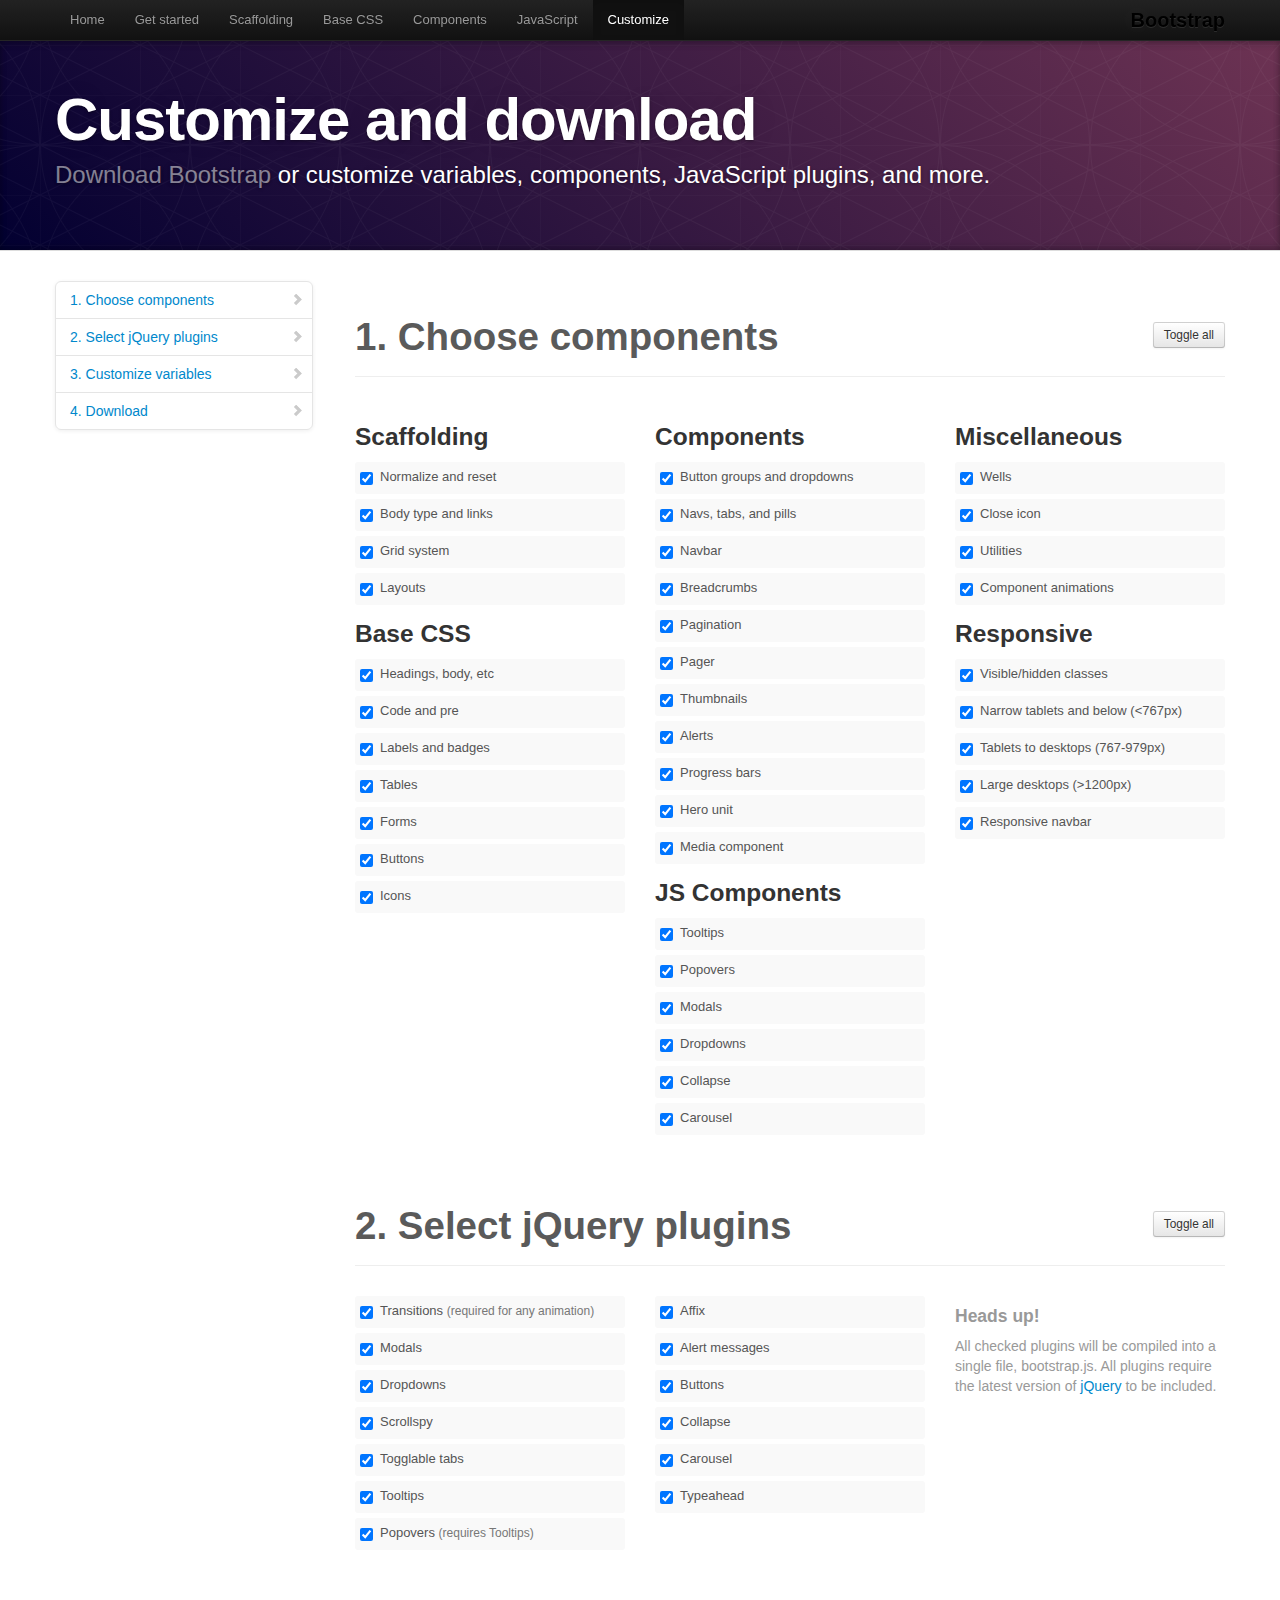
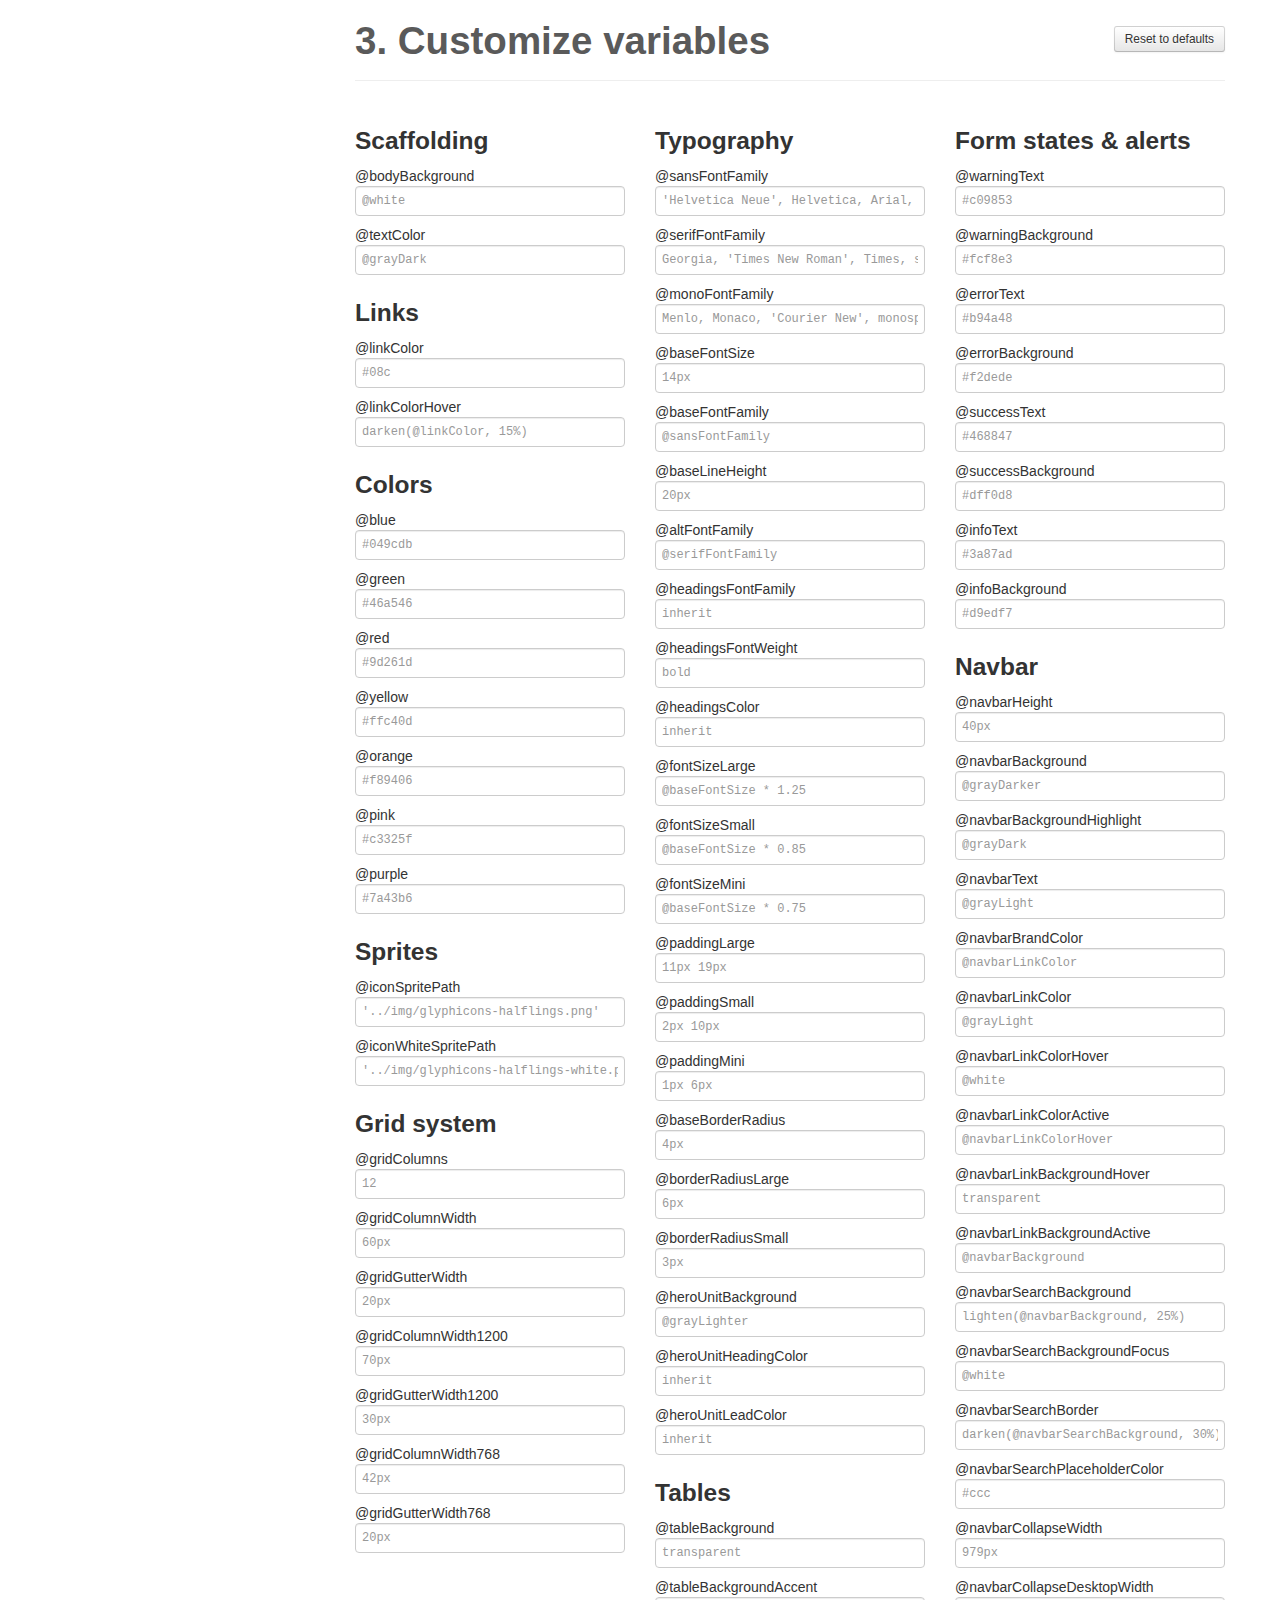
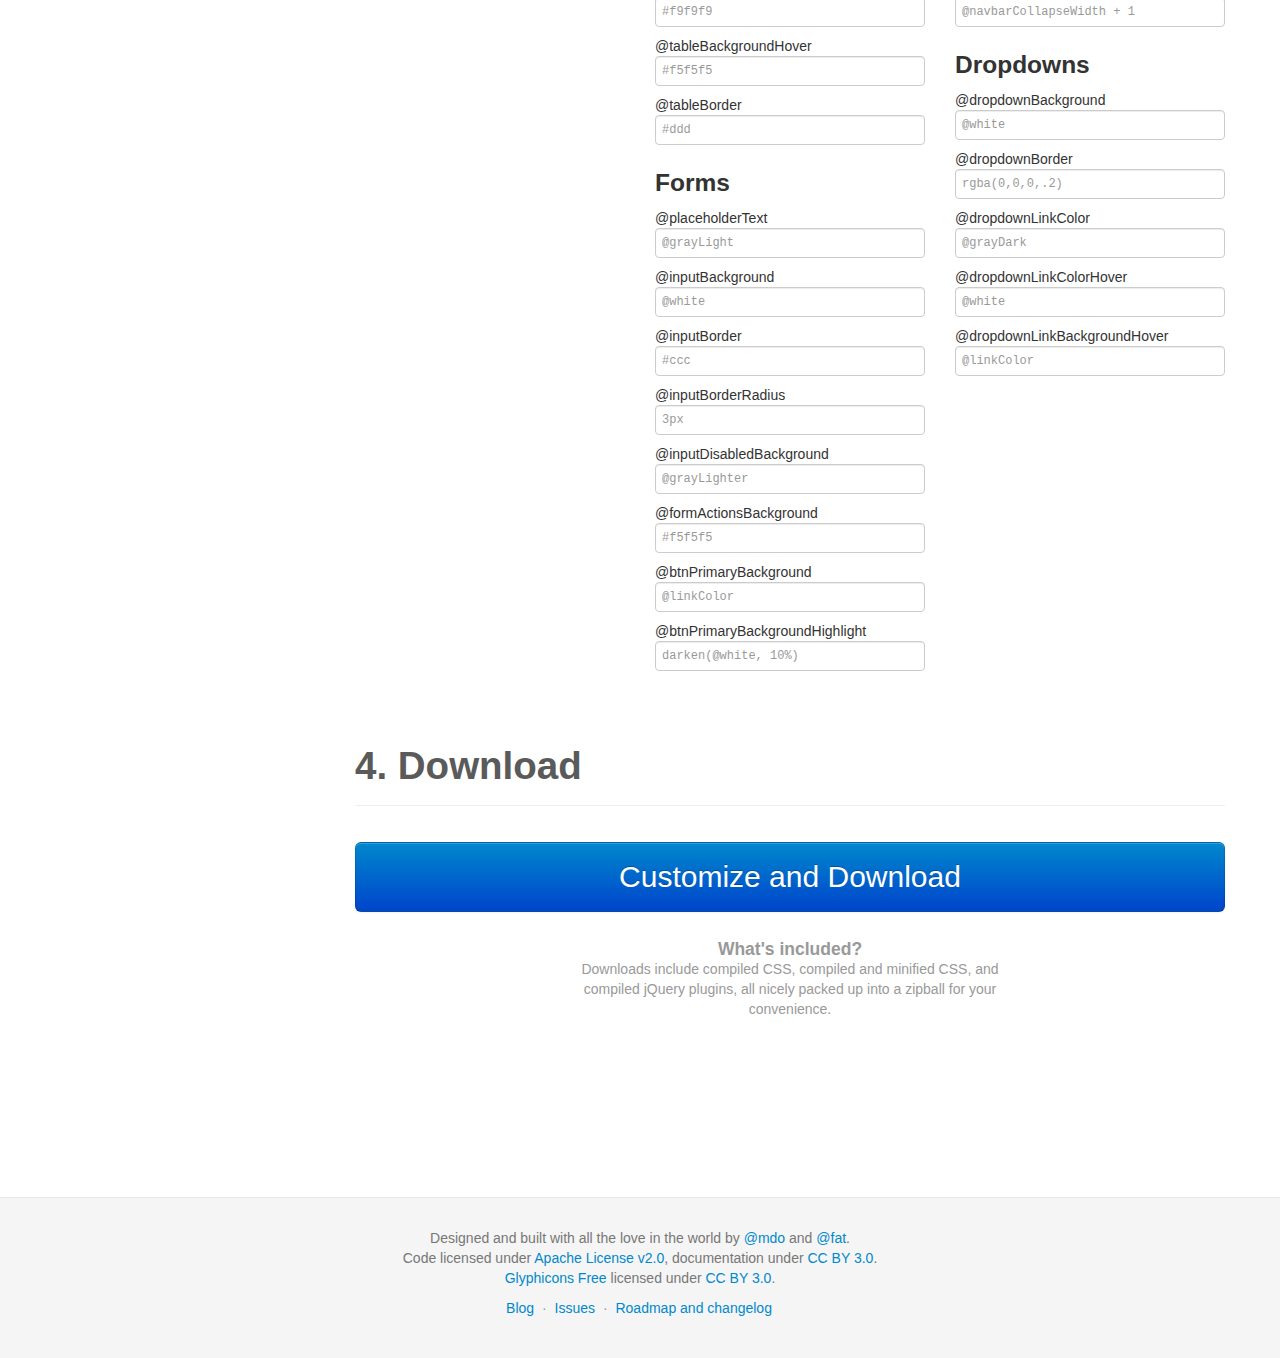
<file: glitchVis/js/bootstrap/docs/customize.html>
<!DOCTYPE html>
<html lang="en">
  <head>
    <meta charset="utf-8">
    <title>Customize · Bootstrap</title>
    <meta name="viewport" content="width=device-width, initial-scale=1.0">
    <meta name="description" content="">
    <meta name="author" content="">

    <!-- Le styles -->
    <link href="assets/css/bootstrap.css" rel="stylesheet">
    <link href="assets/css/bootstrap-responsive.css" rel="stylesheet">
    <link href="assets/css/docs.css" rel="stylesheet">
    <link href="assets/js/google-code-prettify/prettify.css" rel="stylesheet">

    <!-- Le HTML5 shim, for IE6-8 support of HTML5 elements -->
    <!--[if lt IE 9]>
      <script src="http://html5shim.googlecode.com/svn/trunk/html5.js"></script>
    <![endif]-->

    <!-- Le fav and touch icons -->
    <link rel="apple-touch-icon-precomposed" sizes="144x144" href="assets/ico/apple-touch-icon-144-precomposed.png">
    <link rel="apple-touch-icon-precomposed" sizes="114x114" href="assets/ico/apple-touch-icon-114-precomposed.png">
      <link rel="apple-touch-icon-precomposed" sizes="72x72" href="assets/ico/apple-touch-icon-72-precomposed.png">
                    <link rel="apple-touch-icon-precomposed" href="assets/ico/apple-touch-icon-57-precomposed.png">
                                   <link rel="shortcut icon" href="assets/ico/favicon.png">

  </head>

  <body data-spy="scroll" data-target=".bs-docs-sidebar">

    <!-- Navbar
    ================================================== -->
    <div class="navbar navbar-inverse navbar-fixed-top">
      <div class="navbar-inner">
        <div class="container">
          <button type="button" class="btn btn-navbar" data-toggle="collapse" data-target=".nav-collapse">
            <span class="icon-bar"></span>
            <span class="icon-bar"></span>
            <span class="icon-bar"></span>
          </button>
          <a class="brand" href="./index.html">Bootstrap</a>
          <div class="nav-collapse collapse">
            <ul class="nav">
              <li class="">
                <a href="./index.html">Home</a>
              </li>
              <li class="">
                <a href="./getting-started.html">Get started</a>
              </li>
              <li class="">
                <a href="./scaffolding.html">Scaffolding</a>
              </li>
              <li class="">
                <a href="./base-css.html">Base CSS</a>
              </li>
              <li class="">
                <a href="./components.html">Components</a>
              </li>
              <li class="">
                <a href="./javascript.html">JavaScript</a>
              </li>
              <li class="active">
                <a href="./customize.html">Customize</a>
              </li>
            </ul>
          </div>
        </div>
      </div>
    </div>

<!-- Masthead
================================================== -->
<header class="jumbotron subhead" id="overview">
  <div class="container">
    <h1>Customize and download</h1>
    <p class="lead"><a href="https://github.com/twitter/bootstrap/zipball/master">Download Bootstrap</a> or customize variables, components, JavaScript plugins, and more.</p>
  </div>
</header>


  <div class="container">

    <!-- Docs nav
    ================================================== -->
    <div class="row">
      <div class="span3 bs-docs-sidebar">
        <ul class="nav nav-list bs-docs-sidenav">
          <li><a href="#components"><i class="icon-chevron-right"></i> 1. Choose components</a></li>
          <li><a href="#plugins"><i class="icon-chevron-right"></i> 2. Select jQuery plugins</a></li>
          <li><a href="#variables"><i class="icon-chevron-right"></i> 3. Customize variables</a></li>
          <li><a href="#download"><i class="icon-chevron-right"></i> 4. Download</a></li>
        </ul>
      </div>
      <div class="span9">


        <!-- Customize form
        ================================================== -->
        <form>
          <section class="download" id="components">
            <div class="page-header">
              <a class="btn btn-small pull-right toggle-all" href="#">Toggle all</a>
              <h1>
                1. Choose components
              </h1>
            </div>
            <div class="row download-builder">
              <div class="span3">
                <h3>Scaffolding</h3>
                <label class="checkbox"><input checked="checked" type="checkbox" value="reset.less"> Normalize and reset</label>
                <label class="checkbox"><input checked="checked" type="checkbox" value="scaffolding.less"> Body type and links</label>
                <label class="checkbox"><input checked="checked" type="checkbox" value="grid.less"> Grid system</label>
                <label class="checkbox"><input checked="checked" type="checkbox" value="layouts.less"> Layouts</label>
                <h3>Base CSS</h3>
                <label class="checkbox"><input checked="checked" type="checkbox" value="type.less"> Headings, body, etc</label>
                <label class="checkbox"><input checked="checked" type="checkbox" value="code.less"> Code and pre</label>
                <label class="checkbox"><input checked="checked" type="checkbox" value="labels-badges.less"> Labels and badges</label>
                <label class="checkbox"><input checked="checked" type="checkbox" value="tables.less"> Tables</label>
                <label class="checkbox"><input checked="checked" type="checkbox" value="forms.less"> Forms</label>
                <label class="checkbox"><input checked="checked" type="checkbox" value="buttons.less"> Buttons</label>
                <label class="checkbox"><input checked="checked" type="checkbox" value="sprites.less"> Icons</label>
              </div><!-- /span -->
              <div class="span3">
                <h3>Components</h3>
                <label class="checkbox"><input checked="checked" type="checkbox" value="button-groups.less"> Button groups and dropdowns</label>
                <label class="checkbox"><input checked="checked" type="checkbox" value="navs.less"> Navs, tabs, and pills</label>
                <label class="checkbox"><input checked="checked" type="checkbox" value="navbar.less"> Navbar</label>
                <label class="checkbox"><input checked="checked" type="checkbox" value="breadcrumbs.less"> Breadcrumbs</label>
                <label class="checkbox"><input checked="checked" type="checkbox" value="pagination.less"> Pagination</label>
                <label class="checkbox"><input checked="checked" type="checkbox" value="pager.less"> Pager</label>
                <label class="checkbox"><input checked="checked" type="checkbox" value="thumbnails.less"> Thumbnails</label>
                <label class="checkbox"><input checked="checked" type="checkbox" value="alerts.less"> Alerts</label>
                <label class="checkbox"><input checked="checked" type="checkbox" value="progress-bars.less"> Progress bars</label>
                <label class="checkbox"><input checked="checked" type="checkbox" value="hero-unit.less"> Hero unit</label>
                <label class="checkbox"><input checked="checked" type="checkbox" value="media.less"> Media component</label>
                <h3>JS Components</h3>
                <label class="checkbox"><input checked="checked" type="checkbox" value="tooltip.less"> Tooltips</label>
                <label class="checkbox"><input checked="checked" type="checkbox" value="popovers.less"> Popovers</label>
                <label class="checkbox"><input checked="checked" type="checkbox" value="modals.less"> Modals</label>
                <label class="checkbox"><input checked="checked" type="checkbox" value="dropdowns.less"> Dropdowns</label>
                <label class="checkbox"><input checked="checked" type="checkbox" value="accordion.less"> Collapse</label>
                <label class="checkbox"><input checked="checked" type="checkbox" value="carousel.less"> Carousel</label>
              </div><!-- /span -->
              <div class="span3">
                <h3>Miscellaneous</h3>
                <label class="checkbox"><input checked="checked" type="checkbox" value="wells.less"> Wells</label>
                <label class="checkbox"><input checked="checked" type="checkbox" value="close.less"> Close icon</label>
                <label class="checkbox"><input checked="checked" type="checkbox" value="utilities.less"> Utilities</label>
                <label class="checkbox"><input checked="checked" type="checkbox" value="component-animations.less"> Component animations</label>
                <h3>Responsive</h3>
                <label class="checkbox"><input checked="checked" type="checkbox" value="responsive-utilities.less"> Visible/hidden classes</label>
                <label class="checkbox"><input checked="checked" type="checkbox" value="responsive-767px-max.less"> Narrow tablets and below (<767px)</label>
                <label class="checkbox"><input checked="checked" type="checkbox" value="responsive-768px-979px.less"> Tablets to desktops (767-979px)</label>
                <label class="checkbox"><input checked="checked" type="checkbox" value="responsive-1200px-min.less"> Large desktops (>1200px)</label>
                <label class="checkbox"><input checked="checked" type="checkbox" value="responsive-navbar.less"> Responsive navbar</label>
              </div><!-- /span -->
            </div><!-- /row -->
          </section>

          <section class="download" id="plugins">
            <div class="page-header">
              <a class="btn btn-small pull-right toggle-all" href="#">Toggle all</a>
              <h1>
                2. Select jQuery plugins
              </h1>
            </div>
            <div class="row download-builder">
              <div class="span3">
                <label class="checkbox">
                  <input type="checkbox" checked="true" value="bootstrap-transition.js">
                  Transitions <small>(required for any animation)</small>
                </label>
                <label class="checkbox">
                  <input type="checkbox" checked="true" value="bootstrap-modal.js">
                  Modals
                </label>
                <label class="checkbox">
                  <input type="checkbox" checked="true" value="bootstrap-dropdown.js">
                  Dropdowns
                </label>
                <label class="checkbox">
                  <input type="checkbox" checked="true" value="bootstrap-scrollspy.js">
                  Scrollspy
                </label>
                <label class="checkbox">
                  <input type="checkbox" checked="true" value="bootstrap-tab.js">
                  Togglable tabs
                </label>
                <label class="checkbox">
                  <input type="checkbox" checked="true" value="bootstrap-tooltip.js">
                  Tooltips
                </label>
                <label class="checkbox">
                  <input type="checkbox" checked="true" value="bootstrap-popover.js">
                  Popovers <small>(requires Tooltips)</small>
                </label>
              </div><!-- /span -->
              <div class="span3">
                <label class="checkbox">
                  <input type="checkbox" checked="true" value="bootstrap-affix.js">
                  Affix
                </label>
                <label class="checkbox">
                  <input type="checkbox" checked="true" value="bootstrap-alert.js">
                  Alert messages
                </label>
                <label class="checkbox">
                  <input type="checkbox" checked="true" value="bootstrap-button.js">
                  Buttons
                </label>
                <label class="checkbox">
                  <input type="checkbox" checked="true" value="bootstrap-collapse.js">
                  Collapse
                </label>
                <label class="checkbox">
                  <input type="checkbox" checked="true" value="bootstrap-carousel.js">
                  Carousel
                </label>
                <label class="checkbox">
                  <input type="checkbox" checked="true" value="bootstrap-typeahead.js">
                  Typeahead
                </label>
              </div><!-- /span -->
              <div class="span3">
                <h4 class="muted">Heads up!</h4>
                <p class="muted">All checked plugins will be compiled into a single file, bootstrap.js. All plugins require the latest version of <a href="http://jquery.com/" target="_blank">jQuery</a> to be included.</p>
              </div><!-- /span -->
            </div><!-- /row -->
          </section>


          <section class="download" id="variables">
            <div class="page-header">
              <a class="btn btn-small pull-right toggle-all" href="#">Reset to defaults</a>
              <h1>
                3. Customize variables
              </h1>
            </div>
            <div class="row download-builder">
              <div class="span3">
                <h3>Scaffolding</h3>
                <label>@bodyBackground</label>
                <input type="text" class="span3" placeholder="@white">
                <label>@textColor</label>
                <input type="text" class="span3" placeholder="@grayDark">

                <h3>Links</h3>
                <label>@linkColor</label>
                <input type="text" class="span3" placeholder="#08c">
                <label>@linkColorHover</label>
                <input type="text" class="span3" placeholder="darken(@linkColor, 15%)">
                <h3>Colors</h3>
                <label>@blue</label>
                <input type="text" class="span3" placeholder="#049cdb">
                <label>@green</label>
                <input type="text" class="span3" placeholder="#46a546">
                <label>@red</label>
                <input type="text" class="span3" placeholder="#9d261d">
                <label>@yellow</label>
                <input type="text" class="span3" placeholder="#ffc40d">
                <label>@orange</label>
                <input type="text" class="span3" placeholder="#f89406">
                <label>@pink</label>
                <input type="text" class="span3" placeholder="#c3325f">
                <label>@purple</label>
                <input type="text" class="span3" placeholder="#7a43b6">

                <h3>Sprites</h3>
                <label>@iconSpritePath</label>
                <input type="text" class="span3" placeholder="'../img/glyphicons-halflings.png'">
                <label>@iconWhiteSpritePath</label>
                <input type="text" class="span3" placeholder="'../img/glyphicons-halflings-white.png'">

                <h3>Grid system</h3>
                <label>@gridColumns</label>
                <input type="text" class="span3" placeholder="12">
                <label>@gridColumnWidth</label>
                <input type="text" class="span3" placeholder="60px">
                <label>@gridGutterWidth</label>
                <input type="text" class="span3" placeholder="20px">
                <label>@gridColumnWidth1200</label>
                <input type="text" class="span3" placeholder="70px">
                <label>@gridGutterWidth1200</label>
                <input type="text" class="span3" placeholder="30px">
                <label>@gridColumnWidth768</label>
                <input type="text" class="span3" placeholder="42px">
                <label>@gridGutterWidth768</label>
                <input type="text" class="span3" placeholder="20px">

              </div><!-- /span -->
              <div class="span3">

                <h3>Typography</h3>
                <label>@sansFontFamily</label>
                <input type="text" class="span3" placeholder="'Helvetica Neue', Helvetica, Arial, sans-serif">
                <label>@serifFontFamily</label>
                <input type="text" class="span3" placeholder="Georgia, 'Times New Roman', Times, serif">
                <label>@monoFontFamily</label>
                <input type="text" class="span3" placeholder="Menlo, Monaco, 'Courier New', monospace">

                <label>@baseFontSize</label>
                <input type="text" class="span3" placeholder="14px">
                <label>@baseFontFamily</label>
                <input type="text" class="span3" placeholder="@sansFontFamily">
                <label>@baseLineHeight</label>
                <input type="text" class="span3" placeholder="20px">

                <label>@altFontFamily</label>
                <input type="text" class="span3" placeholder="@serifFontFamily">
                <label>@headingsFontFamily</label>
                <input type="text" class="span3" placeholder="inherit">
                <label>@headingsFontWeight</label>
                <input type="text" class="span3" placeholder="bold">
                <label>@headingsColor</label>
                <input type="text" class="span3" placeholder="inherit">

                <label>@fontSizeLarge</label>
                <input type="text" class="span3" placeholder="@baseFontSize * 1.25">
                <label>@fontSizeSmall</label>
                <input type="text" class="span3" placeholder="@baseFontSize * 0.85">
                <label>@fontSizeMini</label>
                <input type="text" class="span3" placeholder="@baseFontSize * 0.75">

                <label>@paddingLarge</label>
                <input type="text" class="span3" placeholder="11px 19px">
                <label>@paddingSmall</label>
                <input type="text" class="span3" placeholder="2px 10px">
                <label>@paddingMini</label>
                <input type="text" class="span3" placeholder="1px 6px">

                <label>@baseBorderRadius</label>
                <input type="text" class="span3" placeholder="4px">
                <label>@borderRadiusLarge</label>
                <input type="text" class="span3" placeholder="6px">
                <label>@borderRadiusSmall</label>
                <input type="text" class="span3" placeholder="3px">

                <label>@heroUnitBackground</label>
                <input type="text" class="span3" placeholder="@grayLighter">
                <label>@heroUnitHeadingColor</label>
                <input type="text" class="span3" placeholder="inherit">
                <label>@heroUnitLeadColor</label>
                <input type="text" class="span3" placeholder="inherit">

                <h3>Tables</h3>
                <label>@tableBackground</label>
                <input type="text" class="span3" placeholder="transparent">
                <label>@tableBackgroundAccent</label>
                <input type="text" class="span3" placeholder="#f9f9f9">
                <label>@tableBackgroundHover</label>
                <input type="text" class="span3" placeholder="#f5f5f5">
                <label>@tableBorder</label>
                <input type="text" class="span3" placeholder="#ddd">

                <h3>Forms</h3>
                <label>@placeholderText</label>
                <input type="text" class="span3" placeholder="@grayLight">
                <label>@inputBackground</label>
                <input type="text" class="span3" placeholder="@white">
                <label>@inputBorder</label>
                <input type="text" class="span3" placeholder="#ccc">
                <label>@inputBorderRadius</label>
                <input type="text" class="span3" placeholder="3px">
                <label>@inputDisabledBackground</label>
                <input type="text" class="span3" placeholder="@grayLighter">
                <label>@formActionsBackground</label>
                <input type="text" class="span3" placeholder="#f5f5f5">
                <label>@btnPrimaryBackground</label>
                <input type="text" class="span3" placeholder="@linkColor">
                <label>@btnPrimaryBackgroundHighlight</label>
                <input type="text" class="span3" placeholder="darken(@white, 10%)">

              </div><!-- /span -->
              <div class="span3">

                <h3>Form states &amp; alerts</h3>
                <label>@warningText</label>
                <input type="text" class="span3" placeholder="#c09853">
                <label>@warningBackground</label>
                <input type="text" class="span3" placeholder="#fcf8e3">
                <label>@errorText</label>
                <input type="text" class="span3" placeholder="#b94a48">
                <label>@errorBackground</label>
                <input type="text" class="span3" placeholder="#f2dede">
                <label>@successText</label>
                <input type="text" class="span3" placeholder="#468847">
                <label>@successBackground</label>
                <input type="text" class="span3" placeholder="#dff0d8">
                <label>@infoText</label>
                <input type="text" class="span3" placeholder="#3a87ad">
                <label>@infoBackground</label>
                <input type="text" class="span3" placeholder="#d9edf7">

                <h3>Navbar</h3>
                <label>@navbarHeight</label>
                <input type="text" class="span3" placeholder="40px">
                <label>@navbarBackground</label>
                <input type="text" class="span3" placeholder="@grayDarker">
                <label>@navbarBackgroundHighlight</label>
                <input type="text" class="span3" placeholder="@grayDark">
                <label>@navbarText</label>
                <input type="text" class="span3" placeholder="@grayLight">
                <label>@navbarBrandColor</label>
                <input type="text" class="span3" placeholder="@navbarLinkColor">
                <label>@navbarLinkColor</label>
                <input type="text" class="span3" placeholder="@grayLight">
                <label>@navbarLinkColorHover</label>
                <input type="text" class="span3" placeholder="@white">
                <label>@navbarLinkColorActive</label>
                <input type="text" class="span3" placeholder="@navbarLinkColorHover">
                <label>@navbarLinkBackgroundHover</label>
                <input type="text" class="span3" placeholder="transparent">
                <label>@navbarLinkBackgroundActive</label>
                <input type="text" class="span3" placeholder="@navbarBackground">
                <label>@navbarSearchBackground</label>
                <input type="text" class="span3" placeholder="lighten(@navbarBackground, 25%)">
                <label>@navbarSearchBackgroundFocus</label>
                <input type="text" class="span3" placeholder="@white">
                <label>@navbarSearchBorder</label>
                <input type="text" class="span3" placeholder="darken(@navbarSearchBackground, 30%)">
                <label>@navbarSearchPlaceholderColor</label>
                <input type="text" class="span3" placeholder="#ccc">

                <label>@navbarCollapseWidth</label>
                <input type="text" class="span3" placeholder="979px">
                <label>@navbarCollapseDesktopWidth</label>
                <input type="text" class="span3" placeholder="@navbarCollapseWidth + 1">

                <h3>Dropdowns</h3>
                <label>@dropdownBackground</label>
                <input type="text" class="span3" placeholder="@white">
                <label>@dropdownBorder</label>
                <input type="text" class="span3" placeholder="rgba(0,0,0,.2)">
                <label>@dropdownLinkColor</label>
                <input type="text" class="span3" placeholder="@grayDark">
                <label>@dropdownLinkColorHover</label>
                <input type="text" class="span3" placeholder="@white">
                <label>@dropdownLinkBackgroundHover</label>
                <input type="text" class="span3" placeholder="@linkColor">
              </div><!-- /span -->
            </div><!-- /row -->
          </section>

          <section class="download" id="download">
            <div class="page-header">
              <h1>
                4. Download
              </h1>
            </div>
            <div class="download-btn">
              <a class="btn btn-primary" href="#" >Customize and Download</a>
              <h4>What's included?</h4>
              <p>Downloads include compiled CSS, compiled and minified CSS, and compiled jQuery plugins, all nicely packed up into a zipball for your convenience.</p>
            </div>
          </section><!-- /download -->
        </form>



      </div>
    </div>

  </div>



    <!-- Footer
    ================================================== -->
    <footer class="footer">
      <div class="container">
        <p>Designed and built with all the love in the world by <a href="http://twitter.com/mdo" target="_blank">@mdo</a> and <a href="http://twitter.com/fat" target="_blank">@fat</a>.</p>
        <p>Code licensed under <a href="http://www.apache.org/licenses/LICENSE-2.0" target="_blank">Apache License v2.0</a>, documentation under <a href="http://creativecommons.org/licenses/by/3.0/">CC BY 3.0</a>.</p>
        <p><a href="http://glyphicons.com">Glyphicons Free</a> licensed under <a href="http://creativecommons.org/licenses/by/3.0/">CC BY 3.0</a>.</p>
        <ul class="footer-links">
          <li><a href="http://blog.getbootstrap.com">Blog</a></li>
          <li class="muted">&middot;</li>
          <li><a href="https://github.com/twitter/bootstrap/issues?state=open">Issues</a></li>
          <li class="muted">&middot;</li>
          <li><a href="https://github.com/twitter/bootstrap/wiki">Roadmap and changelog</a></li>
        </ul>
      </div>
    </footer>



    <!-- Le javascript
    ================================================== -->
    <!-- Placed at the end of the document so the pages load faster -->
    <script type="text/javascript" src="http://platform.twitter.com/widgets.js"></script>
    <script src="assets/js/jquery.js"></script>
    <script src="assets/js/bootstrap-transition.js"></script>
    <script src="assets/js/bootstrap-alert.js"></script>
    <script src="assets/js/bootstrap-modal.js"></script>
    <script src="assets/js/bootstrap-dropdown.js"></script>
    <script src="assets/js/bootstrap-scrollspy.js"></script>
    <script src="assets/js/bootstrap-tab.js"></script>
    <script src="assets/js/bootstrap-tooltip.js"></script>
    <script src="assets/js/bootstrap-popover.js"></script>
    <script src="assets/js/bootstrap-button.js"></script>
    <script src="assets/js/bootstrap-collapse.js"></script>
    <script src="assets/js/bootstrap-carousel.js"></script>
    <script src="assets/js/bootstrap-typeahead.js"></script>
    <script src="assets/js/bootstrap-affix.js"></script>

    <script src="assets/js/holder/holder.js"></script>
    <script src="assets/js/google-code-prettify/prettify.js"></script>

    <script src="assets/js/application.js"></script>



  </body>
</html>
</file>
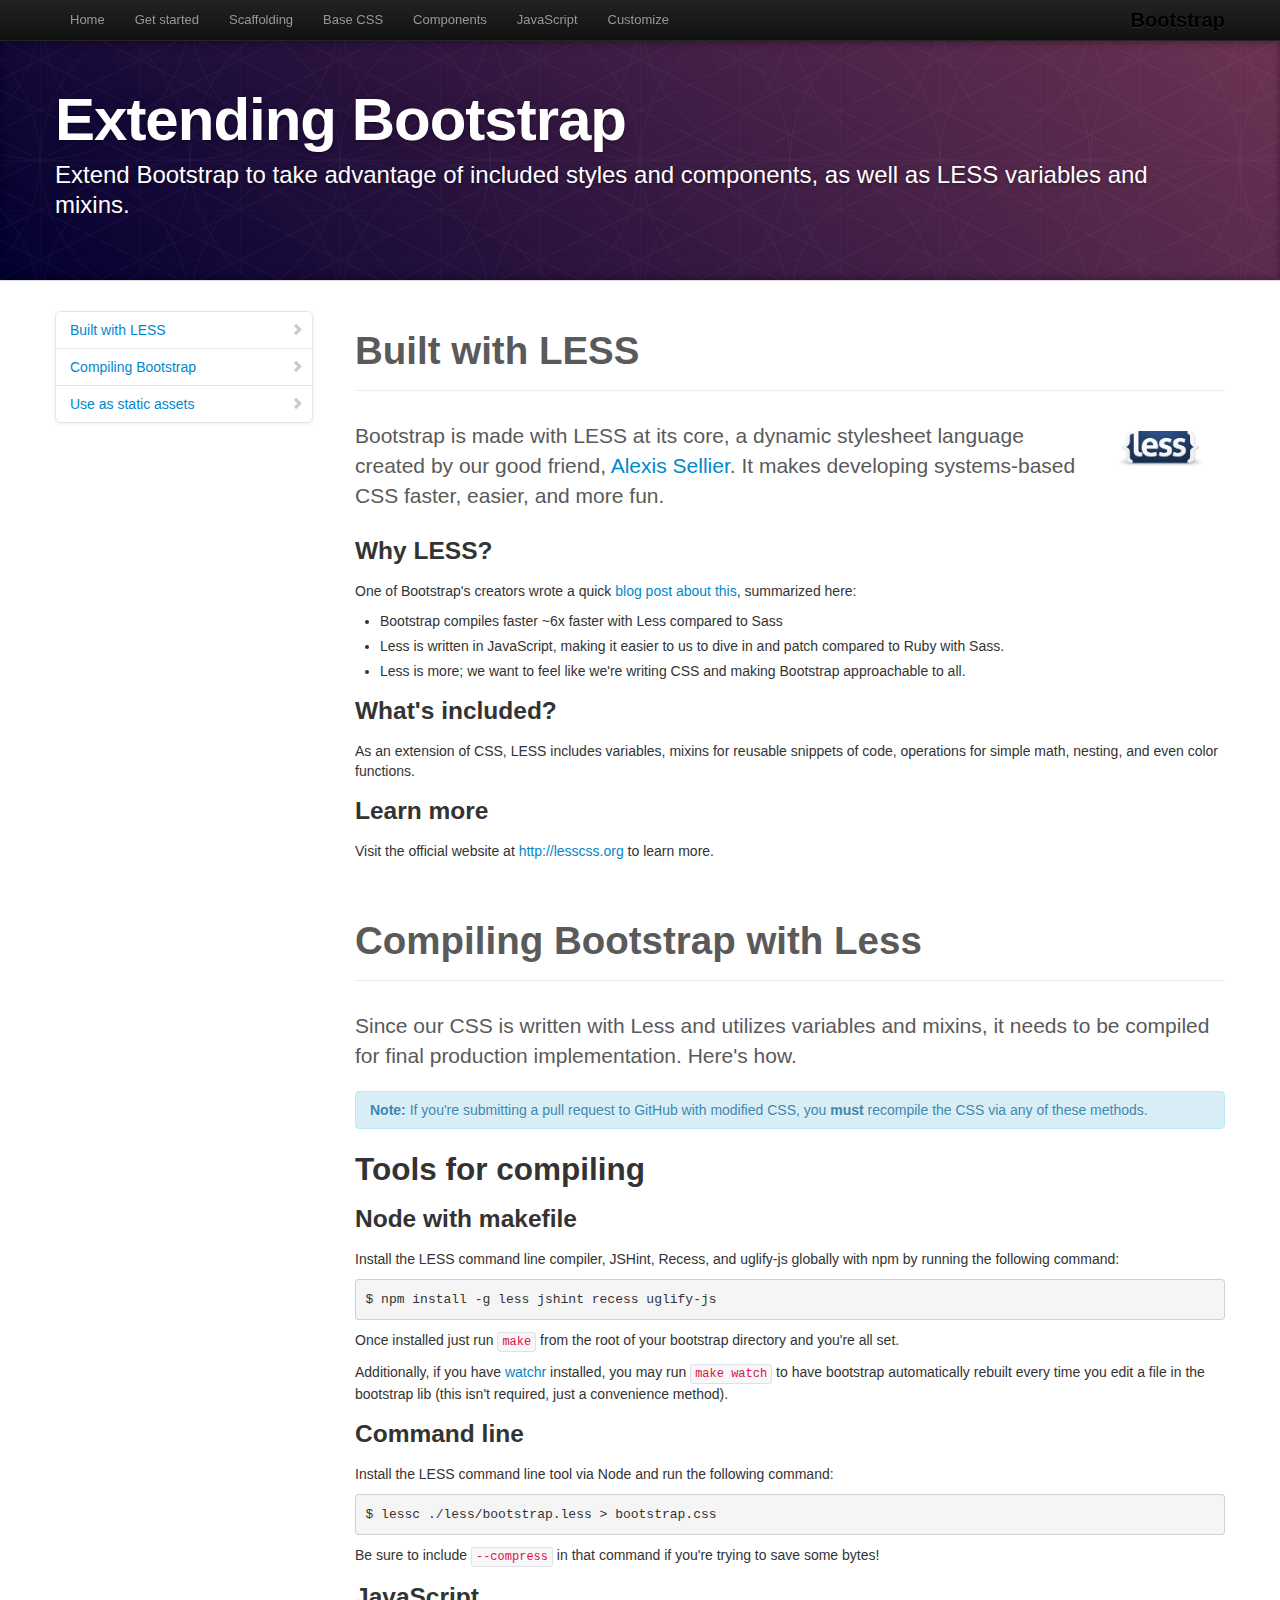
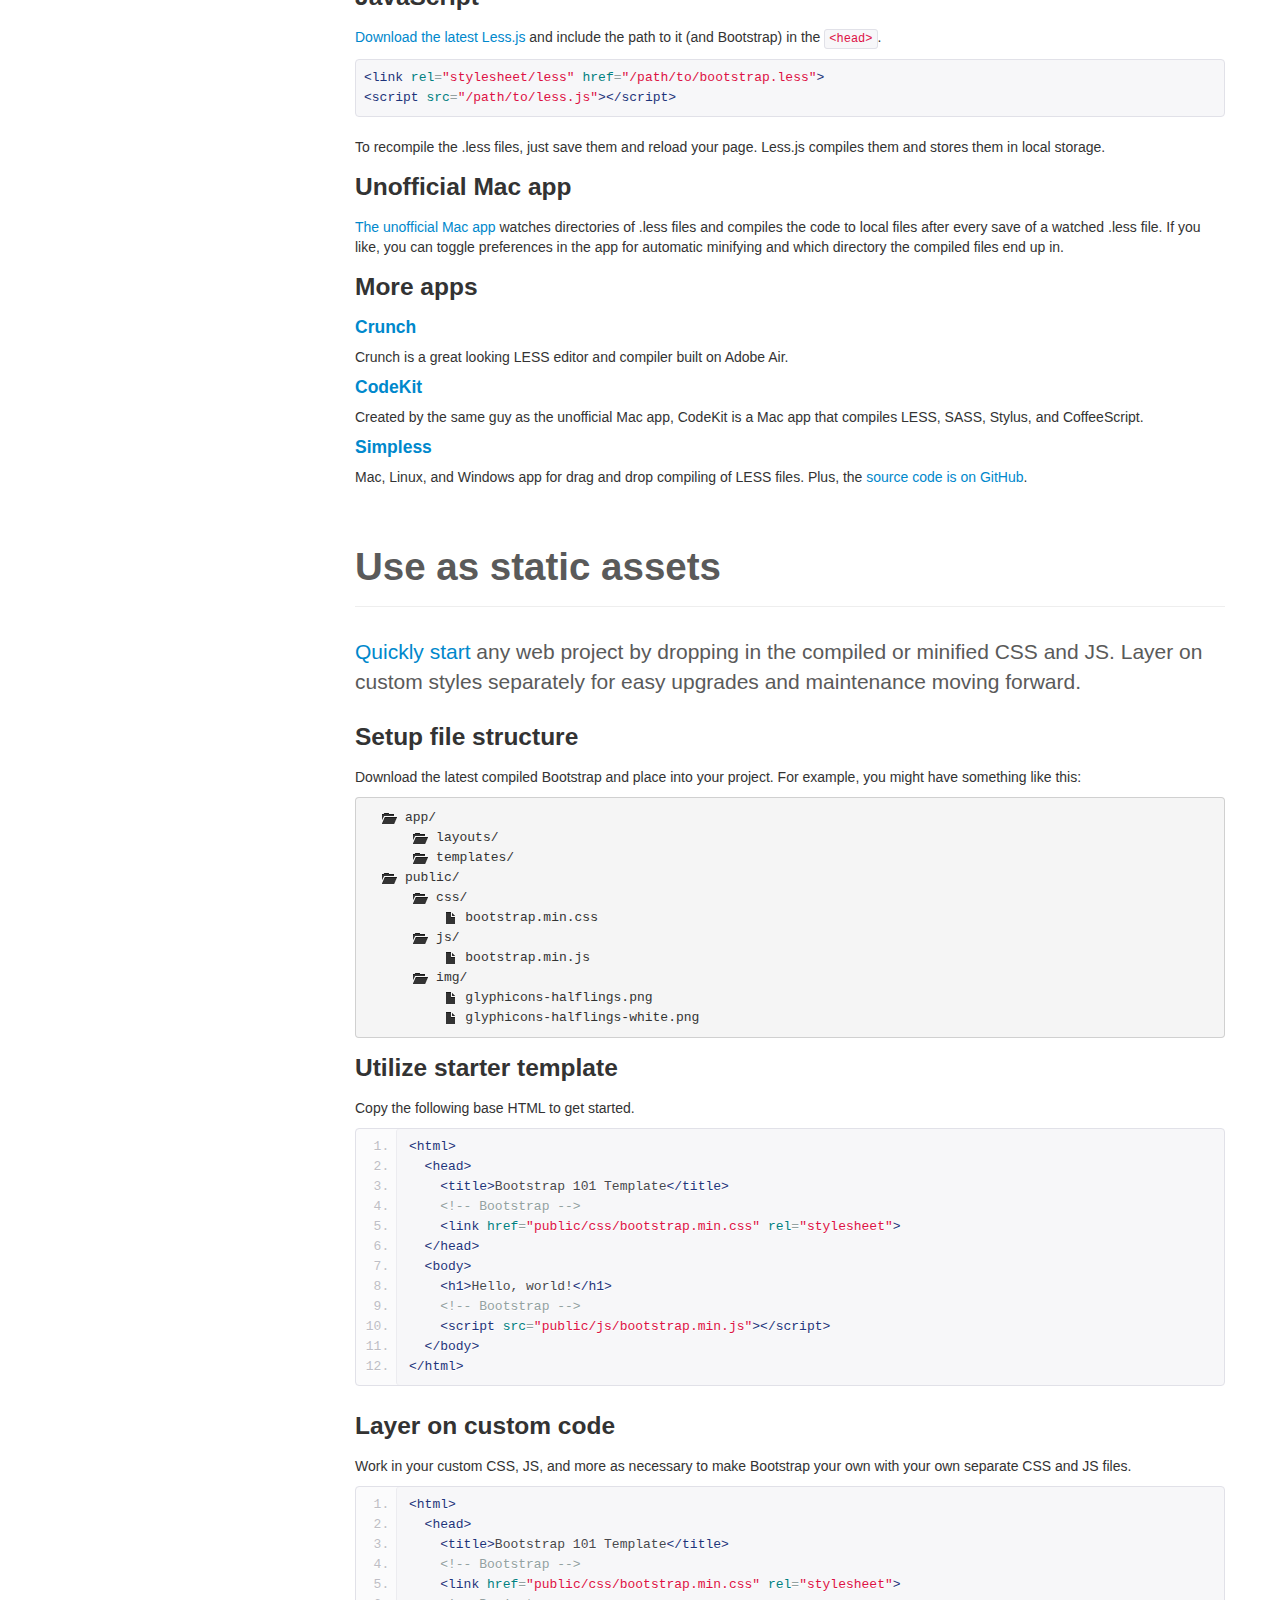
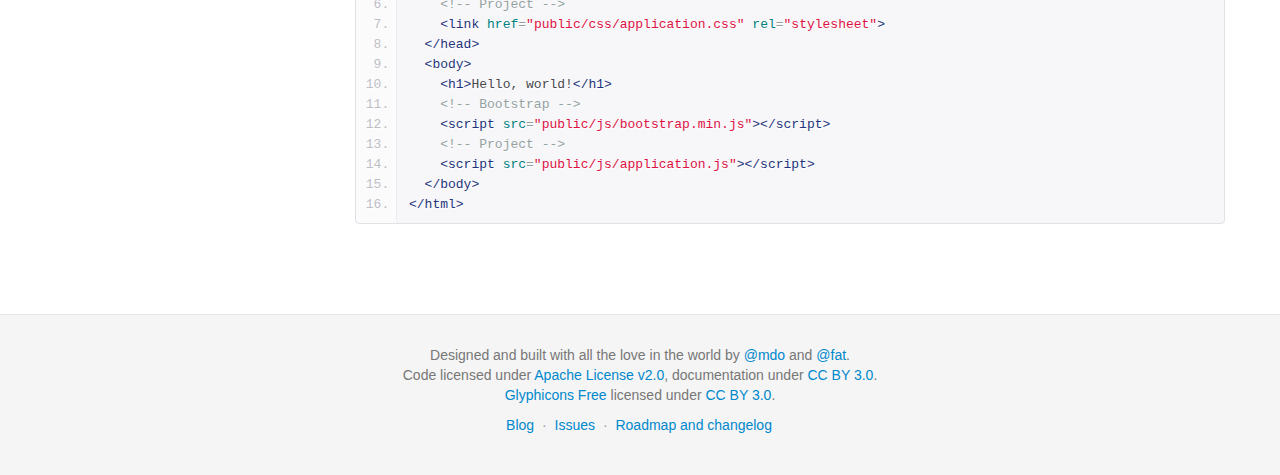
<file: glitchVis/js/bootstrap/docs/extend.html>
<!DOCTYPE html>
<html lang="en">
  <head>
    <meta charset="utf-8">
    <title>Extend · Bootstrap</title>
    <meta name="viewport" content="width=device-width, initial-scale=1.0">
    <meta name="description" content="">
    <meta name="author" content="">

    <!-- Le styles -->
    <link href="assets/css/bootstrap.css" rel="stylesheet">
    <link href="assets/css/bootstrap-responsive.css" rel="stylesheet">
    <link href="assets/css/docs.css" rel="stylesheet">
    <link href="assets/js/google-code-prettify/prettify.css" rel="stylesheet">

    <!-- Le HTML5 shim, for IE6-8 support of HTML5 elements -->
    <!--[if lt IE 9]>
      <script src="http://html5shim.googlecode.com/svn/trunk/html5.js"></script>
    <![endif]-->

    <!-- Le fav and touch icons -->
    <link rel="apple-touch-icon-precomposed" sizes="144x144" href="assets/ico/apple-touch-icon-144-precomposed.png">
    <link rel="apple-touch-icon-precomposed" sizes="114x114" href="assets/ico/apple-touch-icon-114-precomposed.png">
      <link rel="apple-touch-icon-precomposed" sizes="72x72" href="assets/ico/apple-touch-icon-72-precomposed.png">
                    <link rel="apple-touch-icon-precomposed" href="assets/ico/apple-touch-icon-57-precomposed.png">
                                   <link rel="shortcut icon" href="assets/ico/favicon.png">

  </head>

  <body data-spy="scroll" data-target=".bs-docs-sidebar">

    <!-- Navbar
    ================================================== -->
    <div class="navbar navbar-inverse navbar-fixed-top">
      <div class="navbar-inner">
        <div class="container">
          <button type="button" class="btn btn-navbar" data-toggle="collapse" data-target=".nav-collapse">
            <span class="icon-bar"></span>
            <span class="icon-bar"></span>
            <span class="icon-bar"></span>
          </button>
          <a class="brand" href="./index.html">Bootstrap</a>
          <div class="nav-collapse collapse">
            <ul class="nav">
              <li class="">
                <a href="./index.html">Home</a>
              </li>
              <li class="">
                <a href="./getting-started.html">Get started</a>
              </li>
              <li class="">
                <a href="./scaffolding.html">Scaffolding</a>
              </li>
              <li class="">
                <a href="./base-css.html">Base CSS</a>
              </li>
              <li class="">
                <a href="./components.html">Components</a>
              </li>
              <li class="">
                <a href="./javascript.html">JavaScript</a>
              </li>
              <li class="">
                <a href="./customize.html">Customize</a>
              </li>
            </ul>
          </div>
        </div>
      </div>
    </div>

<!-- Subhead
================================================== -->
<header class="jumbotron subhead" id="overview">
  <div class="container">
    <h1>Extending Bootstrap</h1>
    <p class="lead">Extend Bootstrap to take advantage of included styles and components, as well as LESS variables and mixins.</p>
  <div>
</header>

  <div class="container">

    <!-- Docs nav
    ================================================== -->
    <div class="row">
      <div class="span3 bs-docs-sidebar">
        <ul class="nav nav-list bs-docs-sidenav">
          <li><a href="#built-with-less"><i class="icon-chevron-right"></i> Built with LESS</a></li>
          <li><a href="#compiling"><i class="icon-chevron-right"></i> Compiling Bootstrap</a></li>
          <li><a href="#static-assets"><i class="icon-chevron-right"></i> Use as static assets</a></li>
        </ul>
      </div>
      <div class="span9">



        <!-- BUILT WITH LESS
        ================================================== -->
        <section id="built-with-less">
          <div class="page-header">
            <h1>Built with LESS</h1>
          </div>

          <img style="float: right; height: 36px; margin: 10px 20px 20px" src="assets/img/less-logo-large.png" alt="LESS CSS">
          <p class="lead">Bootstrap is made with LESS at its core, a dynamic stylesheet language created by our good friend, <a href="http://cloudhead.io">Alexis Sellier</a>. It makes developing systems-based CSS faster, easier, and more fun.</p>

          <h3>Why LESS?</h3>
          <p>One of Bootstrap's creators wrote a quick <a href="http://www.wordsbyf.at/2012/03/08/why-less/">blog post about this</a>, summarized here:</p>
          <ul>
            <li>Bootstrap compiles faster ~6x faster with Less compared to Sass</li>
            <li>Less is written in JavaScript, making it easier to us to dive in and patch compared to Ruby with Sass.</li>
            <li>Less is more; we want to feel like we're writing CSS and making Bootstrap approachable to all.</li>
          </ul>

          <h3>What's included?</h3>
          <p>As an extension of CSS, LESS includes variables, mixins for reusable snippets of code, operations for simple math, nesting, and even color functions.</p>

          <h3>Learn more</h3>
          <p>Visit the official website at <a href="http://lesscss.org">http://lesscss.org</a> to learn more.</p>
        </section>



        <!-- COMPILING LESS AND BOOTSTRAP
        ================================================== -->
        <section id="compiling">
          <div class="page-header">
            <h1>Compiling Bootstrap with Less</h1>
          </div>

          <p class="lead">Since our CSS is written with Less and utilizes variables and mixins, it needs to be compiled for final production implementation. Here's how.</p>

          <div class="alert alert-info">
            <strong>Note:</strong> If you're submitting a pull request to GitHub with modified CSS, you <strong>must</strong> recompile the CSS via any of these methods.
          </div>

          <h2>Tools for compiling</h2>

          <h3>Node with makefile</h3>
          <p>Install the LESS command line compiler, JSHint, Recess, and uglify-js globally with npm by running the following command:</p>
          <pre>$ npm install -g less jshint recess uglify-js</pre>
          <p>Once installed just run <code>make</code> from the root of your bootstrap directory and you're all set.</p>
          <p>Additionally, if you have <a href="https://github.com/mynyml/watchr">watchr</a> installed, you may run <code>make watch</code> to have bootstrap automatically rebuilt every time you edit a file in the bootstrap lib (this isn't required, just a convenience method).</p>

          <h3>Command line</h3>
          <p>Install the LESS command line tool via Node and run the following command:</p>
          <pre>$ lessc ./less/bootstrap.less > bootstrap.css</pre>
          <p>Be sure to include <code>--compress</code> in that command if you're trying to save some bytes!</p>

          <h3>JavaScript</h3>
          <p><a href="http://lesscss.org/">Download the latest Less.js</a> and include the path to it (and Bootstrap) in the <code>&lt;head&gt;</code>.</p>
<pre class="prettyprint">
&lt;link rel="stylesheet/less" href="/path/to/bootstrap.less"&gt;
&lt;script src="/path/to/less.js"&gt;&lt;/script&gt;
</pre>
          <p>To recompile the .less files, just save them and reload your page. Less.js compiles them and stores them in local storage.</p>

          <h3>Unofficial Mac app</h3>
          <p><a href="http://incident57.com/less/">The unofficial Mac app</a> watches directories of .less files and compiles the code to local files after every save of a watched .less file. If you like, you can toggle preferences in the app for automatic minifying and which directory the compiled files end up in.</p>

          <h3>More apps</h3>
          <h4><a href="http://crunchapp.net/" target="_blank">Crunch</a></h4>
          <p>Crunch is a great looking LESS editor and compiler built on Adobe Air.</p>
          <h4><a href="http://incident57.com/codekit/" target="_blank">CodeKit</a></h4>
          <p>Created by the same guy as the unofficial Mac app, CodeKit is a Mac app that compiles LESS, SASS, Stylus, and CoffeeScript.</p>
          <h4><a href="http://wearekiss.com/simpless" target="_blank">Simpless</a></h4>
          <p>Mac, Linux, and Windows app for drag and drop compiling of LESS files. Plus, the <a href="https://github.com/Paratron/SimpLESS" target="_blank">source code is on GitHub</a>.</p>

        </section>



        <!-- Static assets
        ================================================== -->
        <section id="static-assets">
          <div class="page-header">
            <h1>Use as static assets</h1>
          </div>
          <p class="lead"><a href="./getting-started.html">Quickly start</a> any web project by dropping in the compiled or minified CSS and JS. Layer on custom styles separately for easy upgrades and maintenance moving forward.</p>

          <h3>Setup file structure</h3>
          <p>Download the latest compiled Bootstrap and place into your project. For example, you might have something like this:</p>
<pre>
  <span class="icon-folder-open"></span> app/
      <span class="icon-folder-open"></span> layouts/
      <span class="icon-folder-open"></span> templates/
  <span class="icon-folder-open"></span> public/
      <span class="icon-folder-open"></span> css/
          <span class="icon-file"></span> bootstrap.min.css
      <span class="icon-folder-open"></span> js/
          <span class="icon-file"></span> bootstrap.min.js
      <span class="icon-folder-open"></span> img/
          <span class="icon-file"></span> glyphicons-halflings.png
          <span class="icon-file"></span> glyphicons-halflings-white.png
</pre>

          <h3>Utilize starter template</h3>
          <p>Copy the following base HTML to get started.</p>
<pre class="prettyprint linenums">
&lt;html&gt;
  &lt;head&gt;
    &lt;title&gt;Bootstrap 101 Template&lt;/title&gt;
    &lt;!-- Bootstrap --&gt;
    &lt;link href="public/css/bootstrap.min.css" rel="stylesheet"&gt;
  &lt;/head&gt;
  &lt;body&gt;
    &lt;h1&gt;Hello, world!&lt;/h1&gt;
    &lt;!-- Bootstrap --&gt;
    &lt;script src="public/js/bootstrap.min.js"&gt;&lt;/script&gt;
  &lt;/body&gt;
&lt;/html&gt;
</pre>

          <h3>Layer on custom code</h3>
          <p>Work in your custom CSS, JS, and more as necessary to make Bootstrap your own with your own separate CSS and JS files.</p>
<pre class="prettyprint linenums">
&lt;html&gt;
  &lt;head&gt;
    &lt;title&gt;Bootstrap 101 Template&lt;/title&gt;
    &lt;!-- Bootstrap --&gt;
    &lt;link href="public/css/bootstrap.min.css" rel="stylesheet"&gt;
    &lt;!-- Project --&gt;
    &lt;link href="public/css/application.css" rel="stylesheet"&gt;
  &lt;/head&gt;
  &lt;body&gt;
    &lt;h1&gt;Hello, world!&lt;/h1&gt;
    &lt;!-- Bootstrap --&gt;
    &lt;script src="public/js/bootstrap.min.js"&gt;&lt;/script&gt;
    &lt;!-- Project --&gt;
    &lt;script src="public/js/application.js"&gt;&lt;/script&gt;
  &lt;/body&gt;
&lt;/html&gt;
</pre>

        </section>

      </div>
    </div>

  </div>



    <!-- Footer
    ================================================== -->
    <footer class="footer">
      <div class="container">
        <p>Designed and built with all the love in the world by <a href="http://twitter.com/mdo" target="_blank">@mdo</a> and <a href="http://twitter.com/fat" target="_blank">@fat</a>.</p>
        <p>Code licensed under <a href="http://www.apache.org/licenses/LICENSE-2.0" target="_blank">Apache License v2.0</a>, documentation under <a href="http://creativecommons.org/licenses/by/3.0/">CC BY 3.0</a>.</p>
        <p><a href="http://glyphicons.com">Glyphicons Free</a> licensed under <a href="http://creativecommons.org/licenses/by/3.0/">CC BY 3.0</a>.</p>
        <ul class="footer-links">
          <li><a href="http://blog.getbootstrap.com">Blog</a></li>
          <li class="muted">&middot;</li>
          <li><a href="https://github.com/twitter/bootstrap/issues?state=open">Issues</a></li>
          <li class="muted">&middot;</li>
          <li><a href="https://github.com/twitter/bootstrap/wiki">Roadmap and changelog</a></li>
        </ul>
      </div>
    </footer>



    <!-- Le javascript
    ================================================== -->
    <!-- Placed at the end of the document so the pages load faster -->
    <script type="text/javascript" src="http://platform.twitter.com/widgets.js"></script>
    <script src="assets/js/jquery.js"></script>
    <script src="assets/js/bootstrap-transition.js"></script>
    <script src="assets/js/bootstrap-alert.js"></script>
    <script src="assets/js/bootstrap-modal.js"></script>
    <script src="assets/js/bootstrap-dropdown.js"></script>
    <script src="assets/js/bootstrap-scrollspy.js"></script>
    <script src="assets/js/bootstrap-tab.js"></script>
    <script src="assets/js/bootstrap-tooltip.js"></script>
    <script src="assets/js/bootstrap-popover.js"></script>
    <script src="assets/js/bootstrap-button.js"></script>
    <script src="assets/js/bootstrap-collapse.js"></script>
    <script src="assets/js/bootstrap-carousel.js"></script>
    <script src="assets/js/bootstrap-typeahead.js"></script>
    <script src="assets/js/bootstrap-affix.js"></script>

    <script src="assets/js/holder/holder.js"></script>
    <script src="assets/js/google-code-prettify/prettify.js"></script>

    <script src="assets/js/application.js"></script>



  </body>
</html>
</file>
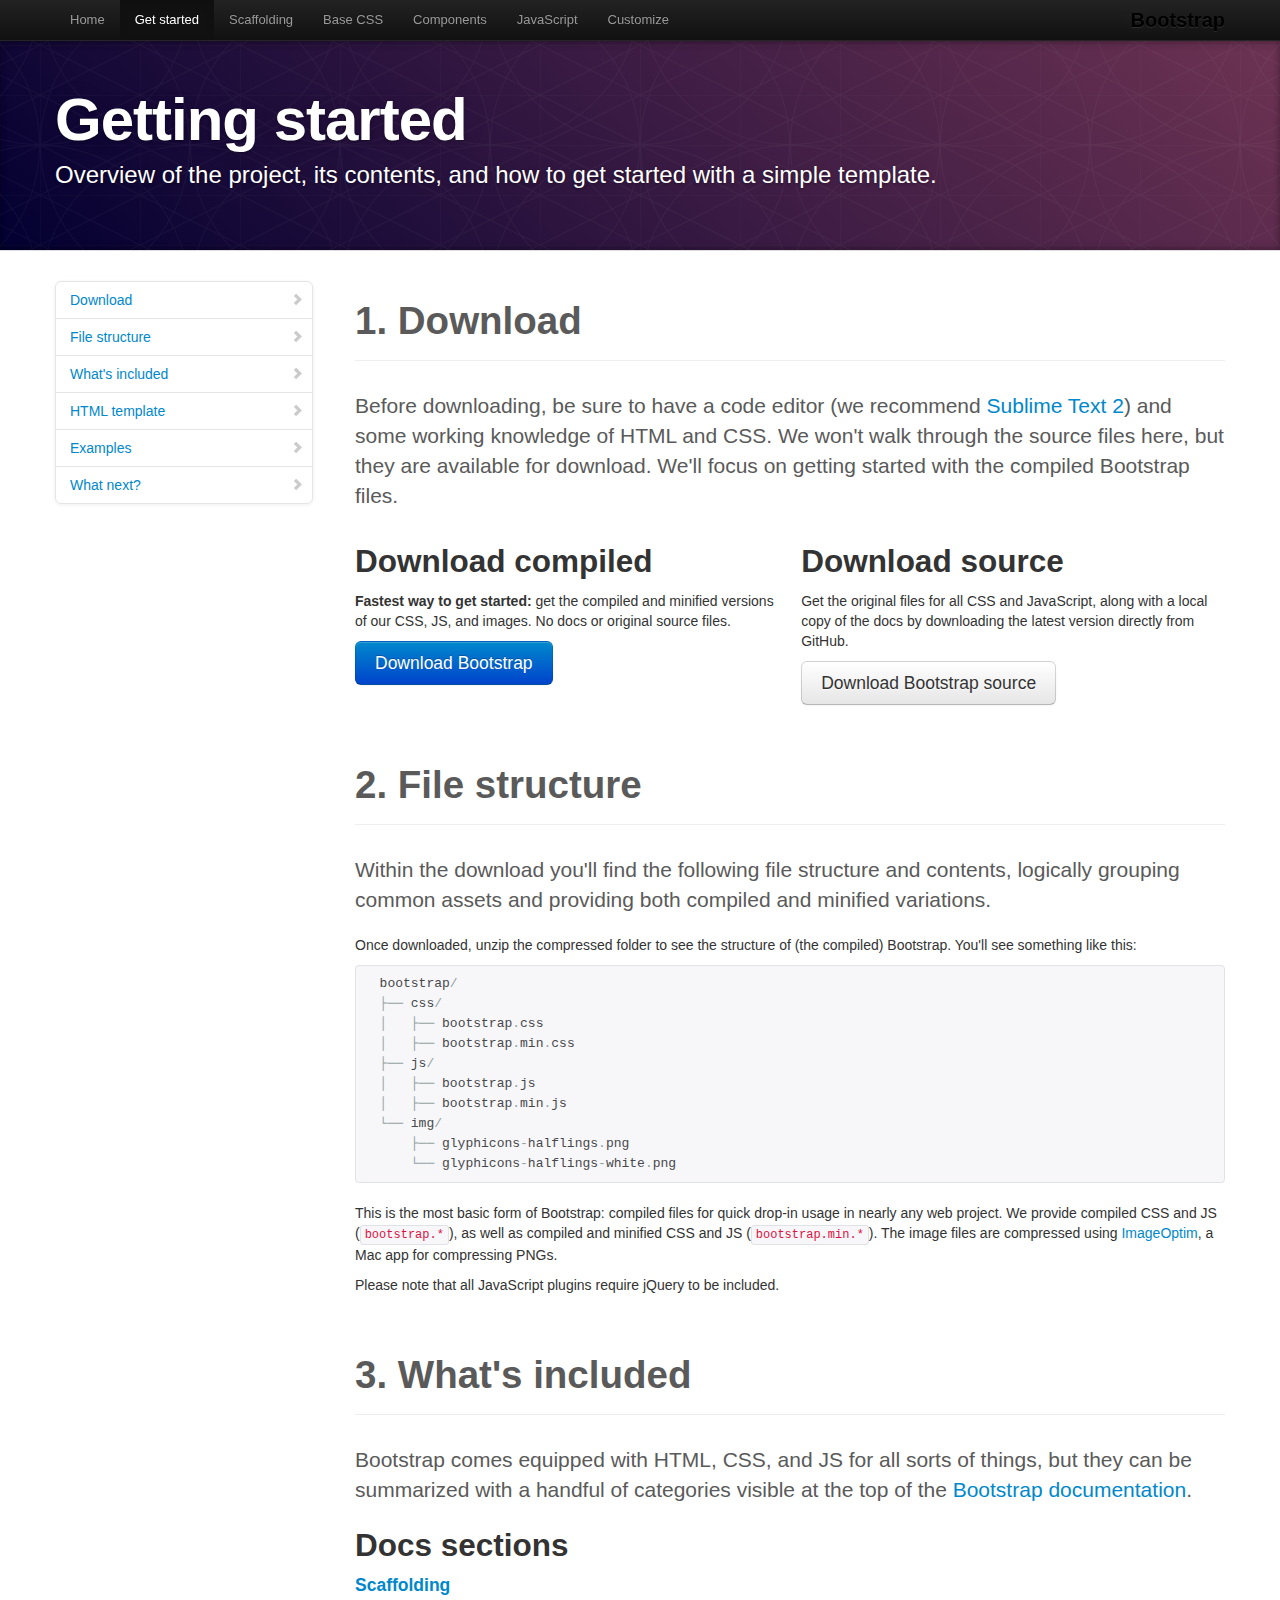
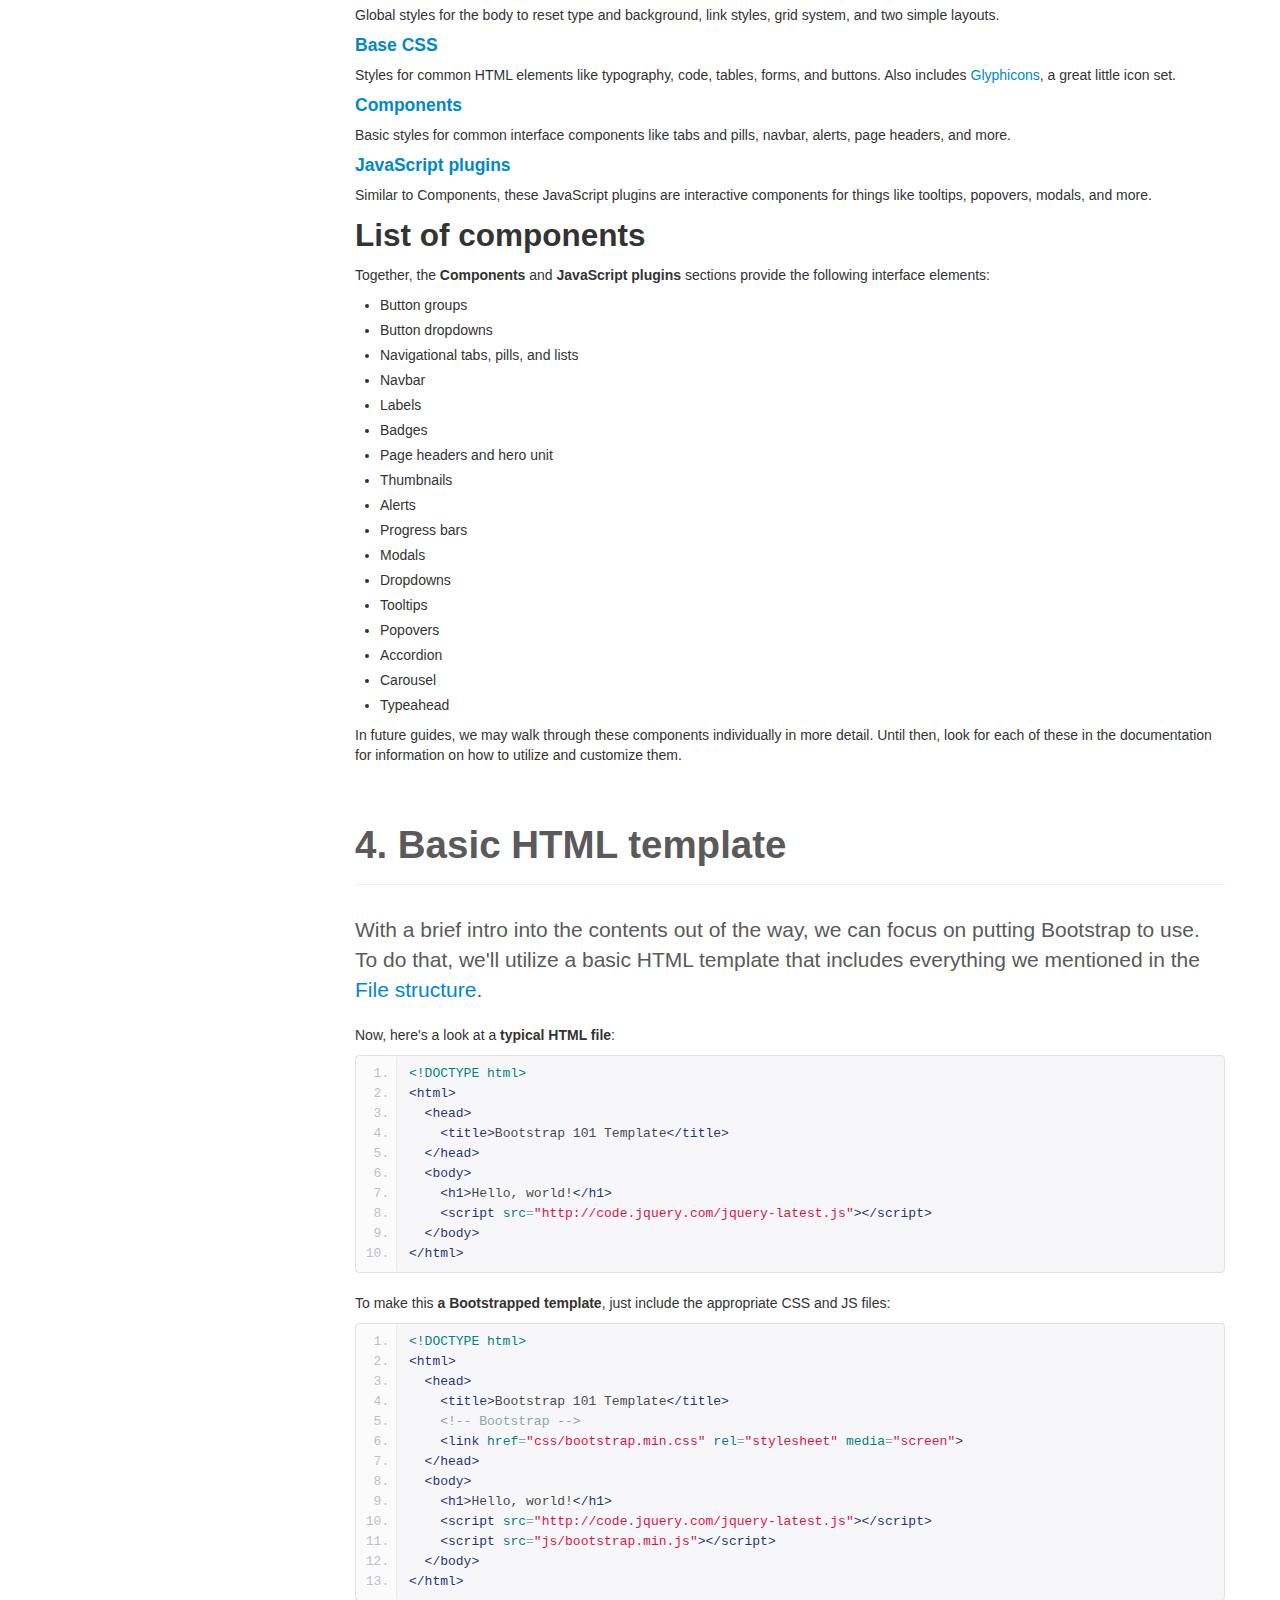
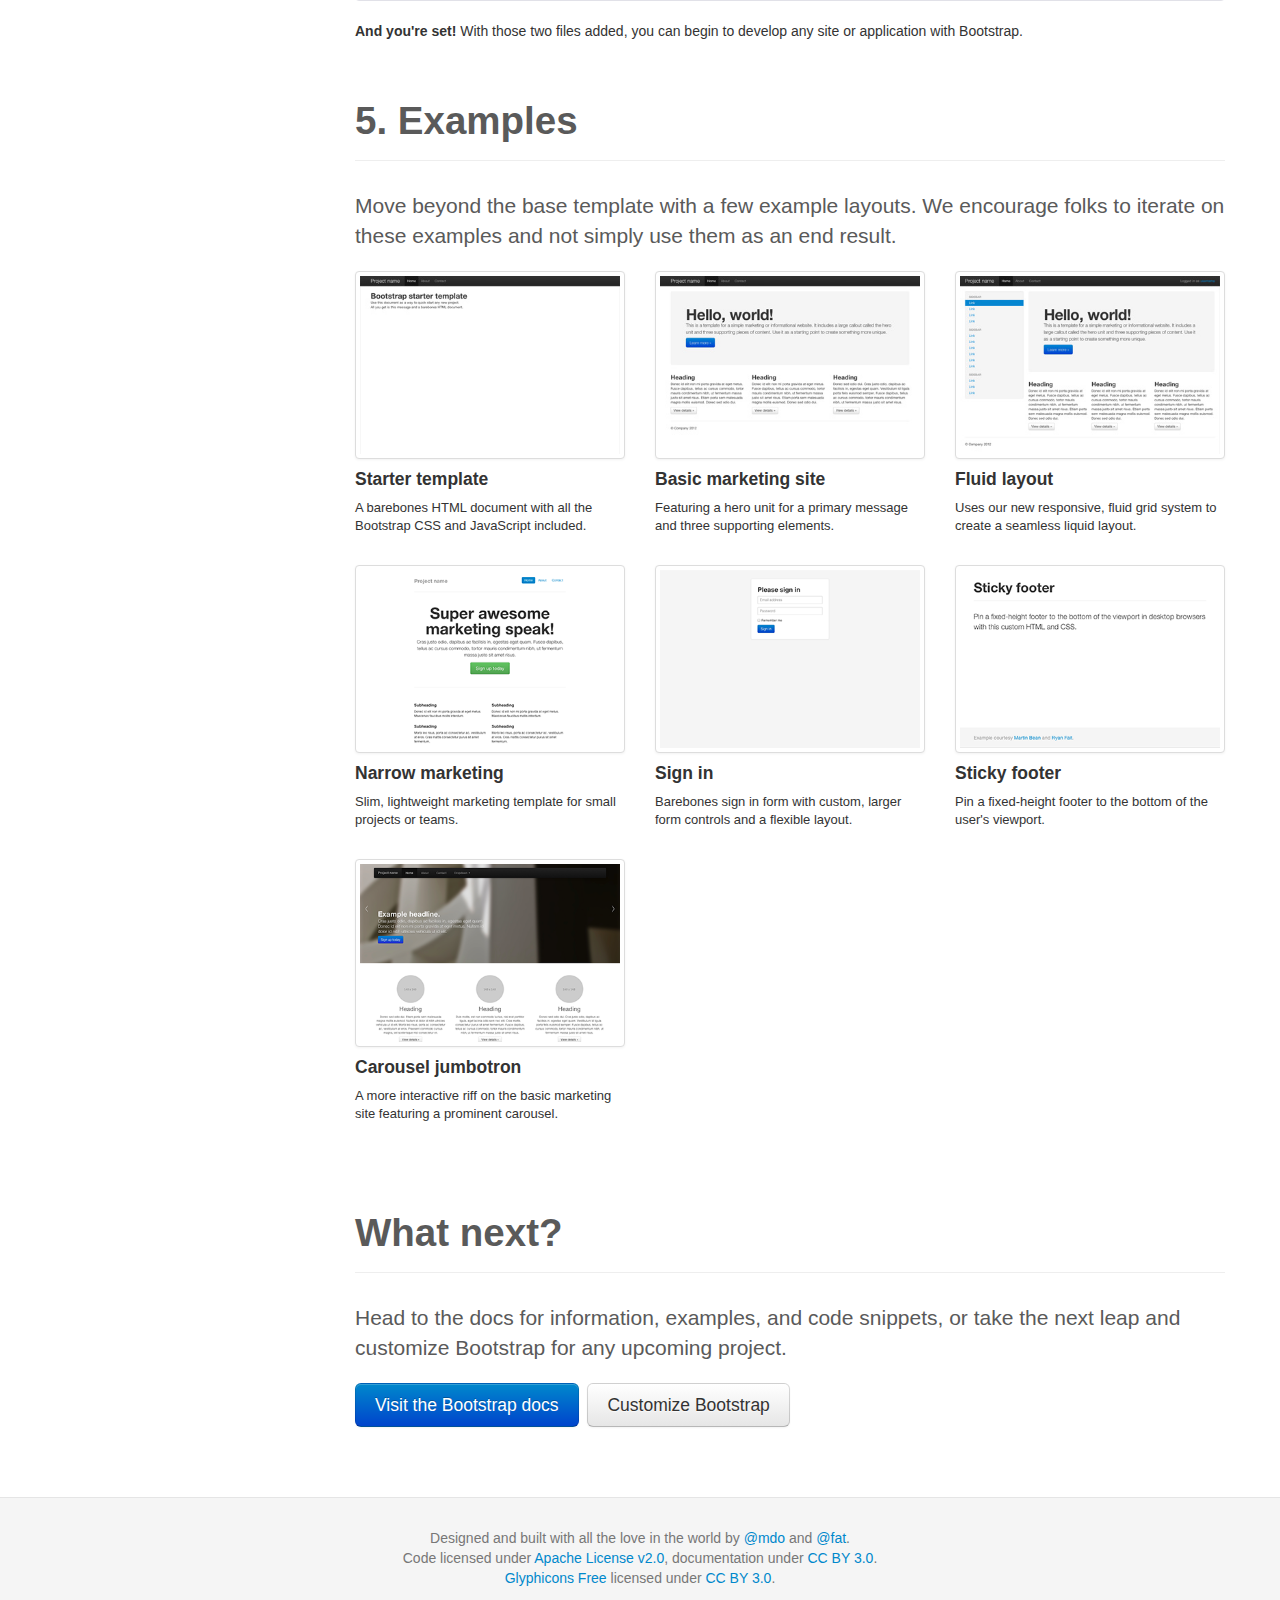
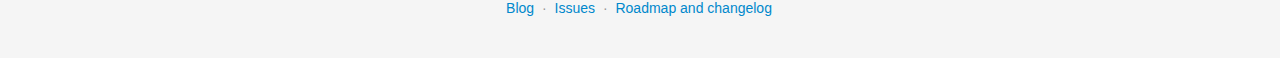
<file: glitchVis/js/bootstrap/docs/getting-started.html>
<!DOCTYPE html>
<html lang="en">
  <head>
    <meta charset="utf-8">
    <title>Getting · Bootstrap</title>
    <meta name="viewport" content="width=device-width, initial-scale=1.0">
    <meta name="description" content="">
    <meta name="author" content="">

    <!-- Le styles -->
    <link href="assets/css/bootstrap.css" rel="stylesheet">
    <link href="assets/css/bootstrap-responsive.css" rel="stylesheet">
    <link href="assets/css/docs.css" rel="stylesheet">
    <link href="assets/js/google-code-prettify/prettify.css" rel="stylesheet">

    <!-- Le HTML5 shim, for IE6-8 support of HTML5 elements -->
    <!--[if lt IE 9]>
      <script src="http://html5shim.googlecode.com/svn/trunk/html5.js"></script>
    <![endif]-->

    <!-- Le fav and touch icons -->
    <link rel="apple-touch-icon-precomposed" sizes="144x144" href="assets/ico/apple-touch-icon-144-precomposed.png">
    <link rel="apple-touch-icon-precomposed" sizes="114x114" href="assets/ico/apple-touch-icon-114-precomposed.png">
      <link rel="apple-touch-icon-precomposed" sizes="72x72" href="assets/ico/apple-touch-icon-72-precomposed.png">
                    <link rel="apple-touch-icon-precomposed" href="assets/ico/apple-touch-icon-57-precomposed.png">
                                   <link rel="shortcut icon" href="assets/ico/favicon.png">

  </head>

  <body data-spy="scroll" data-target=".bs-docs-sidebar">

    <!-- Navbar
    ================================================== -->
    <div class="navbar navbar-inverse navbar-fixed-top">
      <div class="navbar-inner">
        <div class="container">
          <button type="button" class="btn btn-navbar" data-toggle="collapse" data-target=".nav-collapse">
            <span class="icon-bar"></span>
            <span class="icon-bar"></span>
            <span class="icon-bar"></span>
          </button>
          <a class="brand" href="./index.html">Bootstrap</a>
          <div class="nav-collapse collapse">
            <ul class="nav">
              <li class="">
                <a href="./index.html">Home</a>
              </li>
              <li class="active">
                <a href="./getting-started.html">Get started</a>
              </li>
              <li class="">
                <a href="./scaffolding.html">Scaffolding</a>
              </li>
              <li class="">
                <a href="./base-css.html">Base CSS</a>
              </li>
              <li class="">
                <a href="./components.html">Components</a>
              </li>
              <li class="">
                <a href="./javascript.html">JavaScript</a>
              </li>
              <li class="">
                <a href="./customize.html">Customize</a>
              </li>
            </ul>
          </div>
        </div>
      </div>
    </div>

<!-- Subhead
================================================== -->
<header class="jumbotron subhead" id="overview">
  <div class="container">
    <h1>Getting started</h1>
    <p class="lead">Overview of the project, its contents, and how to get started with a simple template.</p>
  </div>
</header>


  <div class="container">

    <!-- Docs nav
    ================================================== -->
    <div class="row">
      <div class="span3 bs-docs-sidebar">
        <ul class="nav nav-list bs-docs-sidenav">
          <li><a href="#download-bootstrap"><i class="icon-chevron-right"></i> Download</a></li>
          <li><a href="#file-structure"><i class="icon-chevron-right"></i> File structure</a></li>
          <li><a href="#contents"><i class="icon-chevron-right"></i> What's included</a></li>
          <li><a href="#html-template"><i class="icon-chevron-right"></i> HTML template</a></li>
          <li><a href="#examples"><i class="icon-chevron-right"></i> Examples</a></li>
          <li><a href="#what-next"><i class="icon-chevron-right"></i> What next?</a></li>
        </ul>
      </div>
      <div class="span9">



        <!-- Download
        ================================================== -->
        <section id="download-bootstrap">
          <div class="page-header">
            <h1>1. Download</h1>
          </div>
          <p class="lead">Before downloading, be sure to have a code editor (we recommend <a href="http://sublimetext.com/2">Sublime Text 2</a>) and some working knowledge of HTML and CSS. We won't walk through the source files here, but they are available for download. We'll focus on getting started with the compiled Bootstrap files.</p>

          <div class="row-fluid">
            <div class="span6">
              <h2>Download compiled</h2>
              <p><strong>Fastest way to get started:</strong> get the compiled and minified versions of our CSS, JS, and images. No docs or original source files.</p>
              <p><a class="btn btn-large btn-primary" href="assets/bootstrap.zip" >Download Bootstrap</a></p>
            </div>
            <div class="span6">
              <h2>Download source</h2>
              <p>Get the original files for all CSS and JavaScript, along with a local copy of the docs by downloading the latest version directly from GitHub.</p>
              <p><a class="btn btn-large" href="https://github.com/twitter/bootstrap/zipball/master" >Download Bootstrap source</a></p>
            </div>
          </div>
        </section>



        <!-- File structure
        ================================================== -->
        <section id="file-structure">
          <div class="page-header">
            <h1>2. File structure</h1>
          </div>
          <p class="lead">Within the download you'll find the following file structure and contents, logically grouping common assets and providing both compiled and minified variations.</p>
          <p>Once downloaded, unzip the compressed folder to see the structure of (the compiled) Bootstrap. You'll see something like this:</p>
<pre class="prettyprint">
  bootstrap/
  ├── css/
  │   ├── bootstrap.css
  │   ├── bootstrap.min.css
  ├── js/
  │   ├── bootstrap.js
  │   ├── bootstrap.min.js
  └── img/
      ├── glyphicons-halflings.png
      └── glyphicons-halflings-white.png
</pre>
          <p>This is the most basic form of Bootstrap: compiled files for quick drop-in usage in nearly any web project. We provide compiled CSS and JS (<code>bootstrap.*</code>), as well as compiled and minified CSS and JS (<code>bootstrap.min.*</code>). The image files are compressed using <a href="http://imageoptim.com/">ImageOptim</a>, a Mac app for compressing PNGs.</p>
          <p>Please note that all JavaScript plugins require jQuery to be included.</p>
        </section>



        <!-- Contents
        ================================================== -->
        <section id="contents">
          <div class="page-header">
            <h1>3. What's included</h1>
          </div>
          <p class="lead">Bootstrap comes equipped with HTML, CSS, and JS for all sorts of things, but they can be summarized with a handful of categories visible at the top of the <a href="http://getbootstrap.com">Bootstrap documentation</a>.</p>

          <h2>Docs sections</h2>
          <h4><a href="http://twitter.github.com/bootstrap/scaffolding.html">Scaffolding</a></h4>
          <p>Global styles for the body to reset type and background, link styles, grid system, and two simple layouts.</p>
          <h4><a href="http://twitter.github.com/bootstrap/base-css.html">Base CSS</a></h4>
          <p>Styles for common HTML elements like typography, code, tables, forms, and buttons. Also includes <a href="http://glyphicons.com">Glyphicons</a>, a great little icon set.</p>
          <h4><a href="http://twitter.github.com/bootstrap/components.html">Components</a></h4>
          <p>Basic styles for common interface components like tabs and pills, navbar, alerts, page headers, and more.</p>
          <h4><a href="http://twitter.github.com/bootstrap/javascript.html">JavaScript plugins</a></h4>
          <p>Similar to Components, these JavaScript plugins are interactive components for things like tooltips, popovers, modals, and more.</p>

          <h2>List of components</h2>
          <p>Together, the <strong>Components</strong> and <strong>JavaScript plugins</strong> sections provide the following interface elements:</p>
          <ul>
            <li>Button groups</li>
            <li>Button dropdowns</li>
            <li>Navigational tabs, pills, and lists</li>
            <li>Navbar</li>
            <li>Labels</li>
            <li>Badges</li>
            <li>Page headers and hero unit</li>
            <li>Thumbnails</li>
            <li>Alerts</li>
            <li>Progress bars</li>
            <li>Modals</li>
            <li>Dropdowns</li>
            <li>Tooltips</li>
            <li>Popovers</li>
            <li>Accordion</li>
            <li>Carousel</li>
            <li>Typeahead</li>
          </ul>
          <p>In future guides, we may walk through these components individually in more detail. Until then, look for each of these in the documentation for information on how to utilize and customize them.</p>
        </section>



        <!-- HTML template
        ================================================== -->
        <section id="html-template">
          <div class="page-header">
            <h1>4. Basic HTML template</h1>
          </div>
          <p class="lead">With a brief intro into the contents out of the way, we can focus on putting Bootstrap to use. To do that, we'll utilize a basic HTML template that includes everything we mentioned in the <a href="#file-structure">File structure</a>.</p>
          <p>Now, here's a look at a <strong>typical HTML file</strong>:</p>
<pre class="prettyprint linenums">
&lt;!DOCTYPE html&gt;
&lt;html&gt;
  &lt;head&gt;
    &lt;title&gt;Bootstrap 101 Template&lt;/title&gt;
  &lt;/head&gt;
  &lt;body&gt;
    &lt;h1&gt;Hello, world!&lt;/h1&gt;
    &lt;script src="http://code.jquery.com/jquery-latest.js"&gt;&lt;/script&gt;
  &lt;/body&gt;
&lt;/html&gt;
</pre>
          <p>To make this <strong>a Bootstrapped template</strong>, just include the appropriate CSS and JS files:</p>
<pre class="prettyprint linenums">
&lt;!DOCTYPE html&gt;
&lt;html&gt;
  &lt;head&gt;
    &lt;title&gt;Bootstrap 101 Template&lt;/title&gt;
    &lt;!-- Bootstrap --&gt;
    &lt;link href="css/bootstrap.min.css" rel="stylesheet" media="screen"&gt;
  &lt;/head&gt;
  &lt;body&gt;
    &lt;h1&gt;Hello, world!&lt;/h1&gt;
    &lt;script src="http://code.jquery.com/jquery-latest.js"&gt;&lt;/script&gt;
    &lt;script src="js/bootstrap.min.js"&gt;&lt;/script&gt;
  &lt;/body&gt;
&lt;/html&gt;
</pre>
          <p><strong>And you're set!</strong> With those two files added, you can begin to develop any site or application with Bootstrap.</p>
        </section>



        <!-- Examples
        ================================================== -->
        <section id="examples">
          <div class="page-header">
            <h1>5. Examples</h1>
          </div>
          <p class="lead">Move beyond the base template with a few example layouts. We encourage folks to iterate on these examples and not simply use them as an end result.</p>
          <ul class="thumbnails bootstrap-examples">
            <li class="span3">
              <a class="thumbnail" href="examples/starter-template.html">
                <img src="assets/img/examples/bootstrap-example-starter.jpg" alt="">
              </a>
              <h4>Starter template</h4>
              <p>A barebones HTML document with all the Bootstrap CSS and JavaScript included.</p>
            </li>
            <li class="span3">
              <a class="thumbnail" href="examples/hero.html">
                <img src="assets/img/examples/bootstrap-example-hero.jpg" alt="">
              </a>
              <h4>Basic marketing site</h4>
              <p>Featuring a hero unit for a primary message and three supporting elements.</p>
            </li>
            <li class="span3">
              <a class="thumbnail" href="examples/fluid.html">
                <img src="assets/img/examples/bootstrap-example-fluid.jpg" alt="">
              </a>
              <h4>Fluid layout</h4>
              <p>Uses our new responsive, fluid grid system to create a seamless liquid layout.</p>
            </li>

            <li class="span3">
              <a class="thumbnail" href="examples/marketing-narrow.html">
                <img src="assets/img/examples/bootstrap-example-marketing-narrow.png" alt="">
              </a>
              <h4>Narrow marketing</h4>
              <p>Slim, lightweight marketing template for small projects or teams.</p>
            </li>
            <li class="span3">
              <a class="thumbnail" href="examples/signin.html">
                <img src="assets/img/examples/bootstrap-example-signin.png" alt="">
              </a>
              <h4>Sign in</h4>
              <p>Barebones sign in form with custom, larger form controls and a flexible layout.</p>
            </li>
            <li class="span3">
              <a class="thumbnail" href="examples/sticky-footer.html">
                <img src="assets/img/examples/bootstrap-example-sticky-footer.png" alt="">
              </a>
              <h4>Sticky footer</h4>
              <p>Pin a fixed-height footer to the bottom of the user's viewport.</p>
            </li>

            <li class="span3">
              <a class="thumbnail" href="examples/carousel.html">
                <img src="assets/img/examples/bootstrap-example-carousel.png" alt="">
              </a>
              <h4>Carousel jumbotron</h4>
              <p>A more interactive riff on the basic marketing site featuring a prominent carousel.</p>
            </li>
          </ul>
        </section>




        <!-- Next
        ================================================== -->
        <section id="what-next">
          <div class="page-header">
            <h1>What next?</h1>
          </div>
          <p class="lead">Head to the docs for information, examples, and code snippets, or take the next leap and customize Bootstrap for any upcoming project.</p>
          <a class="btn btn-large btn-primary" href="./scaffolding.html" >Visit the Bootstrap docs</a>
          <a class="btn btn-large" href="./customize.html" style="margin-left: 5px;" >Customize Bootstrap</a>
        </section>




      </div>
    </div>

  </div>



    <!-- Footer
    ================================================== -->
    <footer class="footer">
      <div class="container">
        <p>Designed and built with all the love in the world by <a href="http://twitter.com/mdo" target="_blank">@mdo</a> and <a href="http://twitter.com/fat" target="_blank">@fat</a>.</p>
        <p>Code licensed under <a href="http://www.apache.org/licenses/LICENSE-2.0" target="_blank">Apache License v2.0</a>, documentation under <a href="http://creativecommons.org/licenses/by/3.0/">CC BY 3.0</a>.</p>
        <p><a href="http://glyphicons.com">Glyphicons Free</a> licensed under <a href="http://creativecommons.org/licenses/by/3.0/">CC BY 3.0</a>.</p>
        <ul class="footer-links">
          <li><a href="http://blog.getbootstrap.com">Blog</a></li>
          <li class="muted">&middot;</li>
          <li><a href="https://github.com/twitter/bootstrap/issues?state=open">Issues</a></li>
          <li class="muted">&middot;</li>
          <li><a href="https://github.com/twitter/bootstrap/wiki">Roadmap and changelog</a></li>
        </ul>
      </div>
    </footer>



    <!-- Le javascript
    ================================================== -->
    <!-- Placed at the end of the document so the pages load faster -->
    <script type="text/javascript" src="http://platform.twitter.com/widgets.js"></script>
    <script src="assets/js/jquery.js"></script>
    <script src="assets/js/bootstrap-transition.js"></script>
    <script src="assets/js/bootstrap-alert.js"></script>
    <script src="assets/js/bootstrap-modal.js"></script>
    <script src="assets/js/bootstrap-dropdown.js"></script>
    <script src="assets/js/bootstrap-scrollspy.js"></script>
    <script src="assets/js/bootstrap-tab.js"></script>
    <script src="assets/js/bootstrap-tooltip.js"></script>
    <script src="assets/js/bootstrap-popover.js"></script>
    <script src="assets/js/bootstrap-button.js"></script>
    <script src="assets/js/bootstrap-collapse.js"></script>
    <script src="assets/js/bootstrap-carousel.js"></script>
    <script src="assets/js/bootstrap-typeahead.js"></script>
    <script src="assets/js/bootstrap-affix.js"></script>

    <script src="assets/js/holder/holder.js"></script>
    <script src="assets/js/google-code-prettify/prettify.js"></script>

    <script src="assets/js/application.js"></script>



  </body>
</html>
</file>
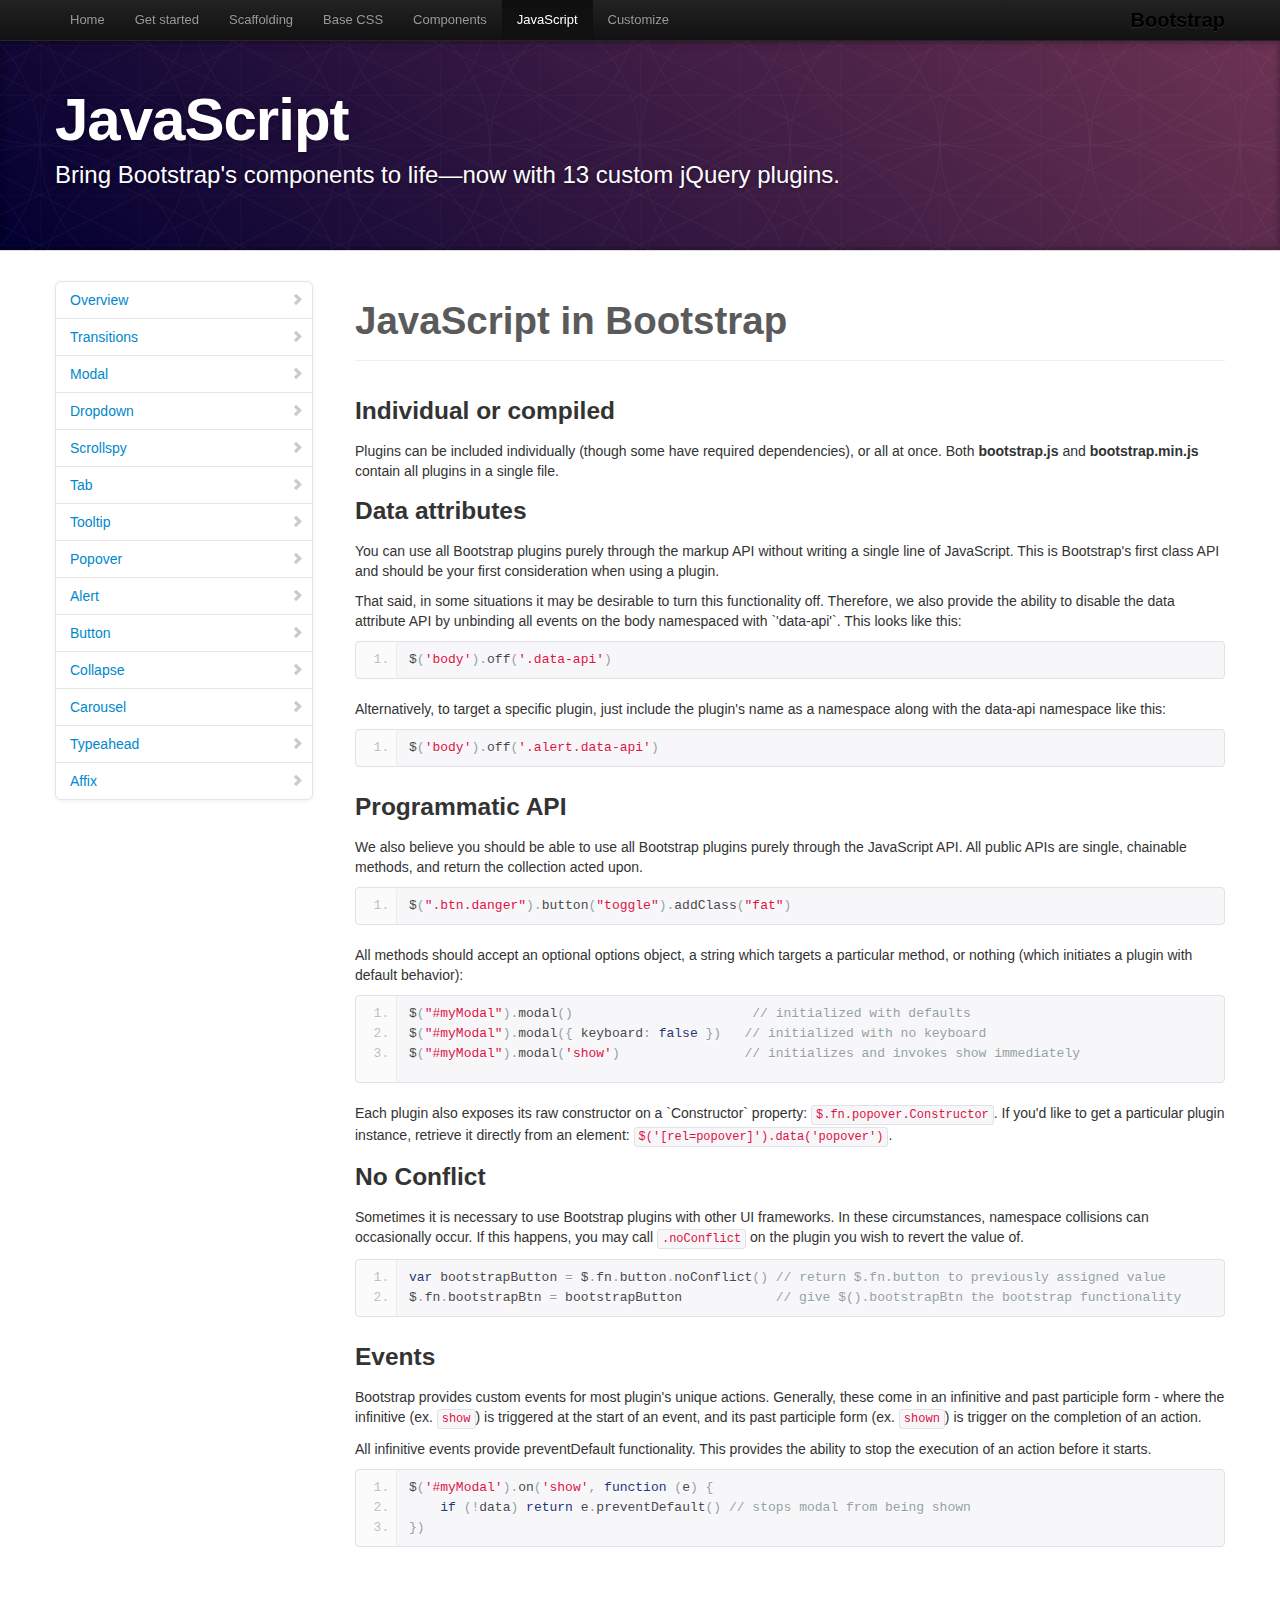
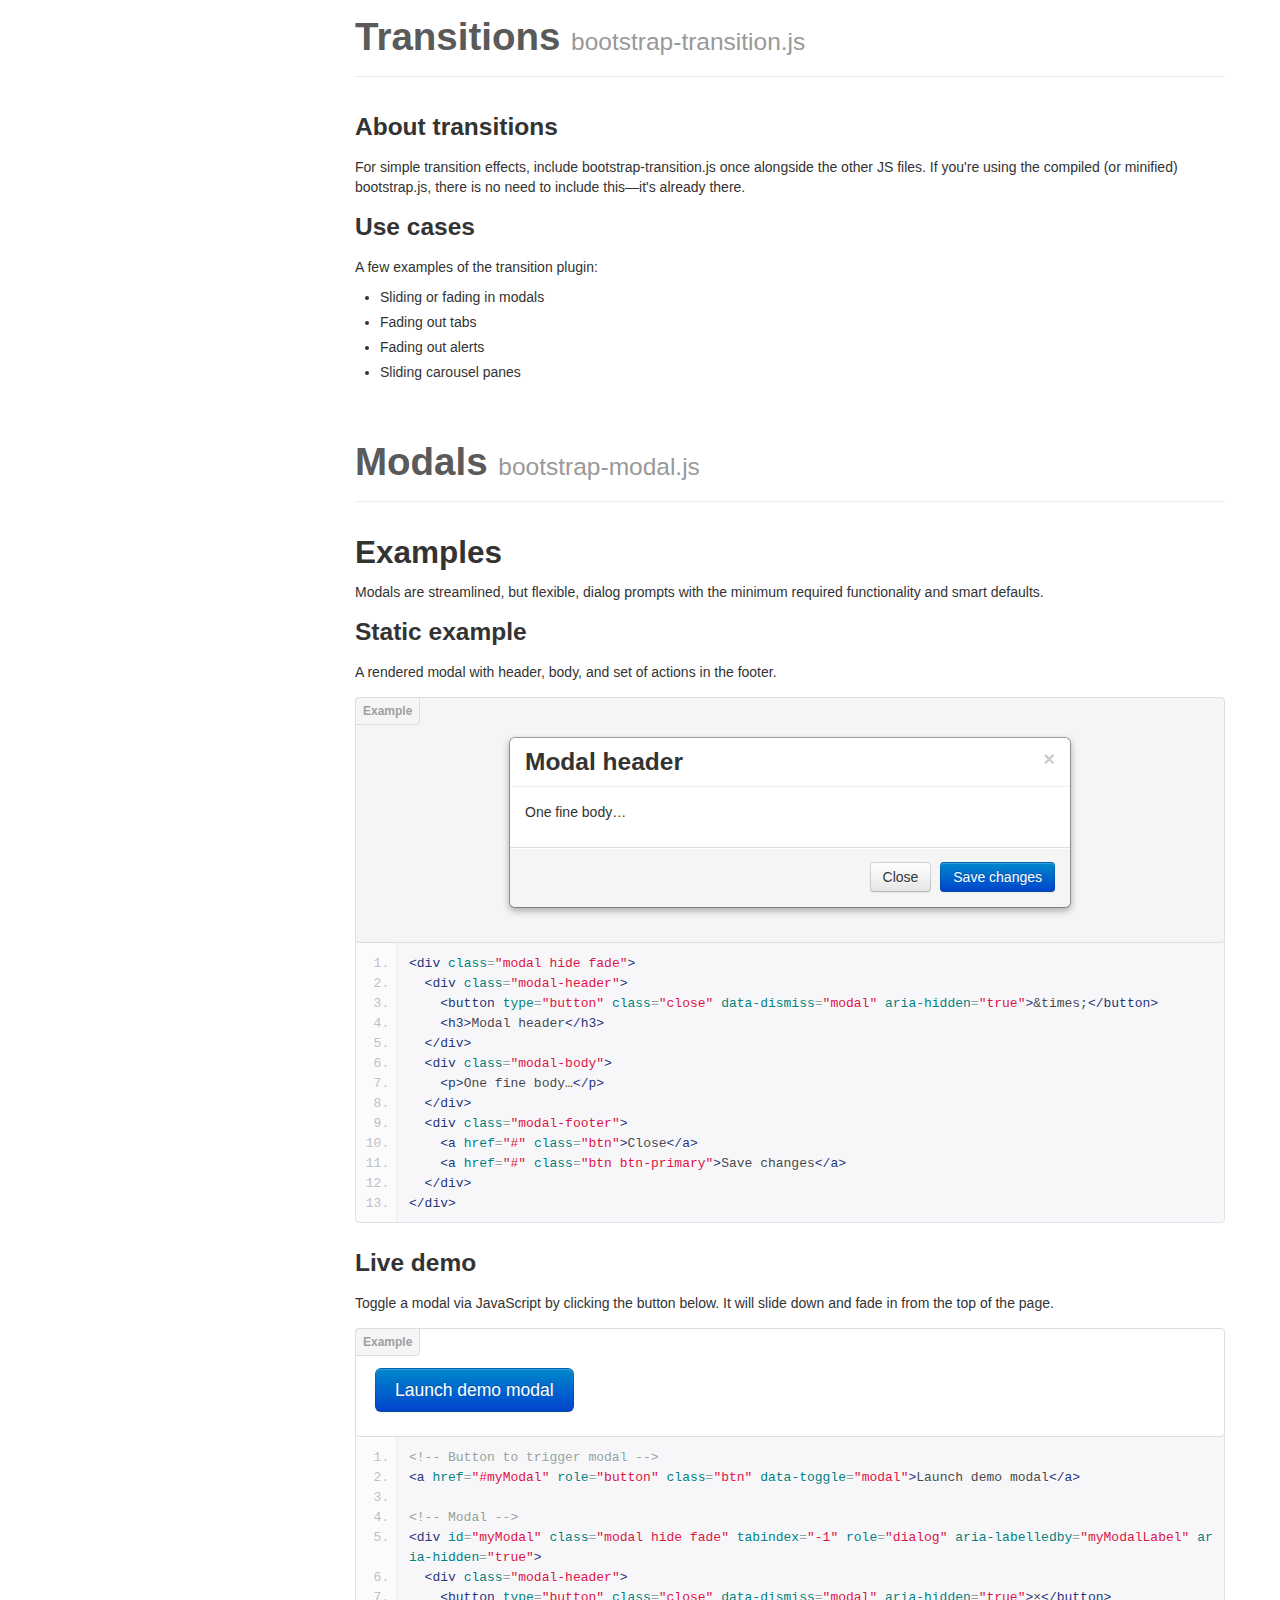
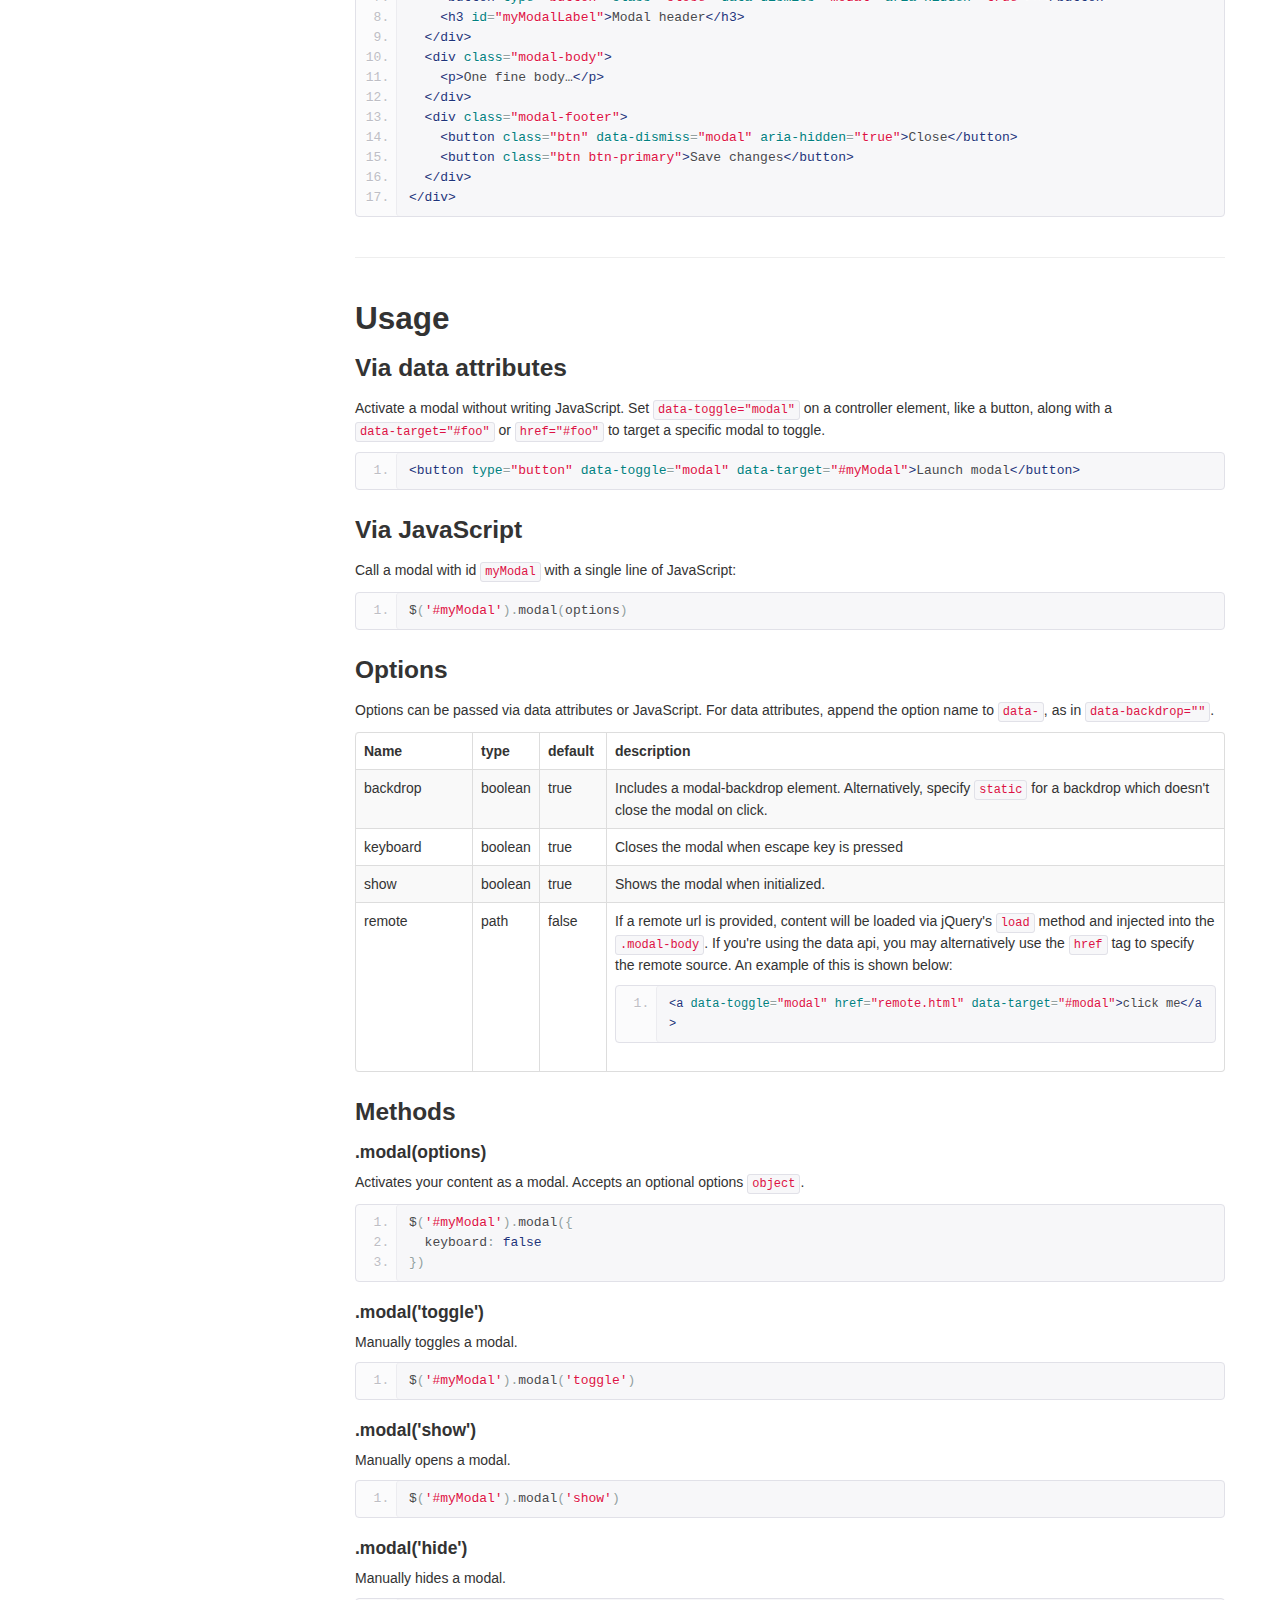
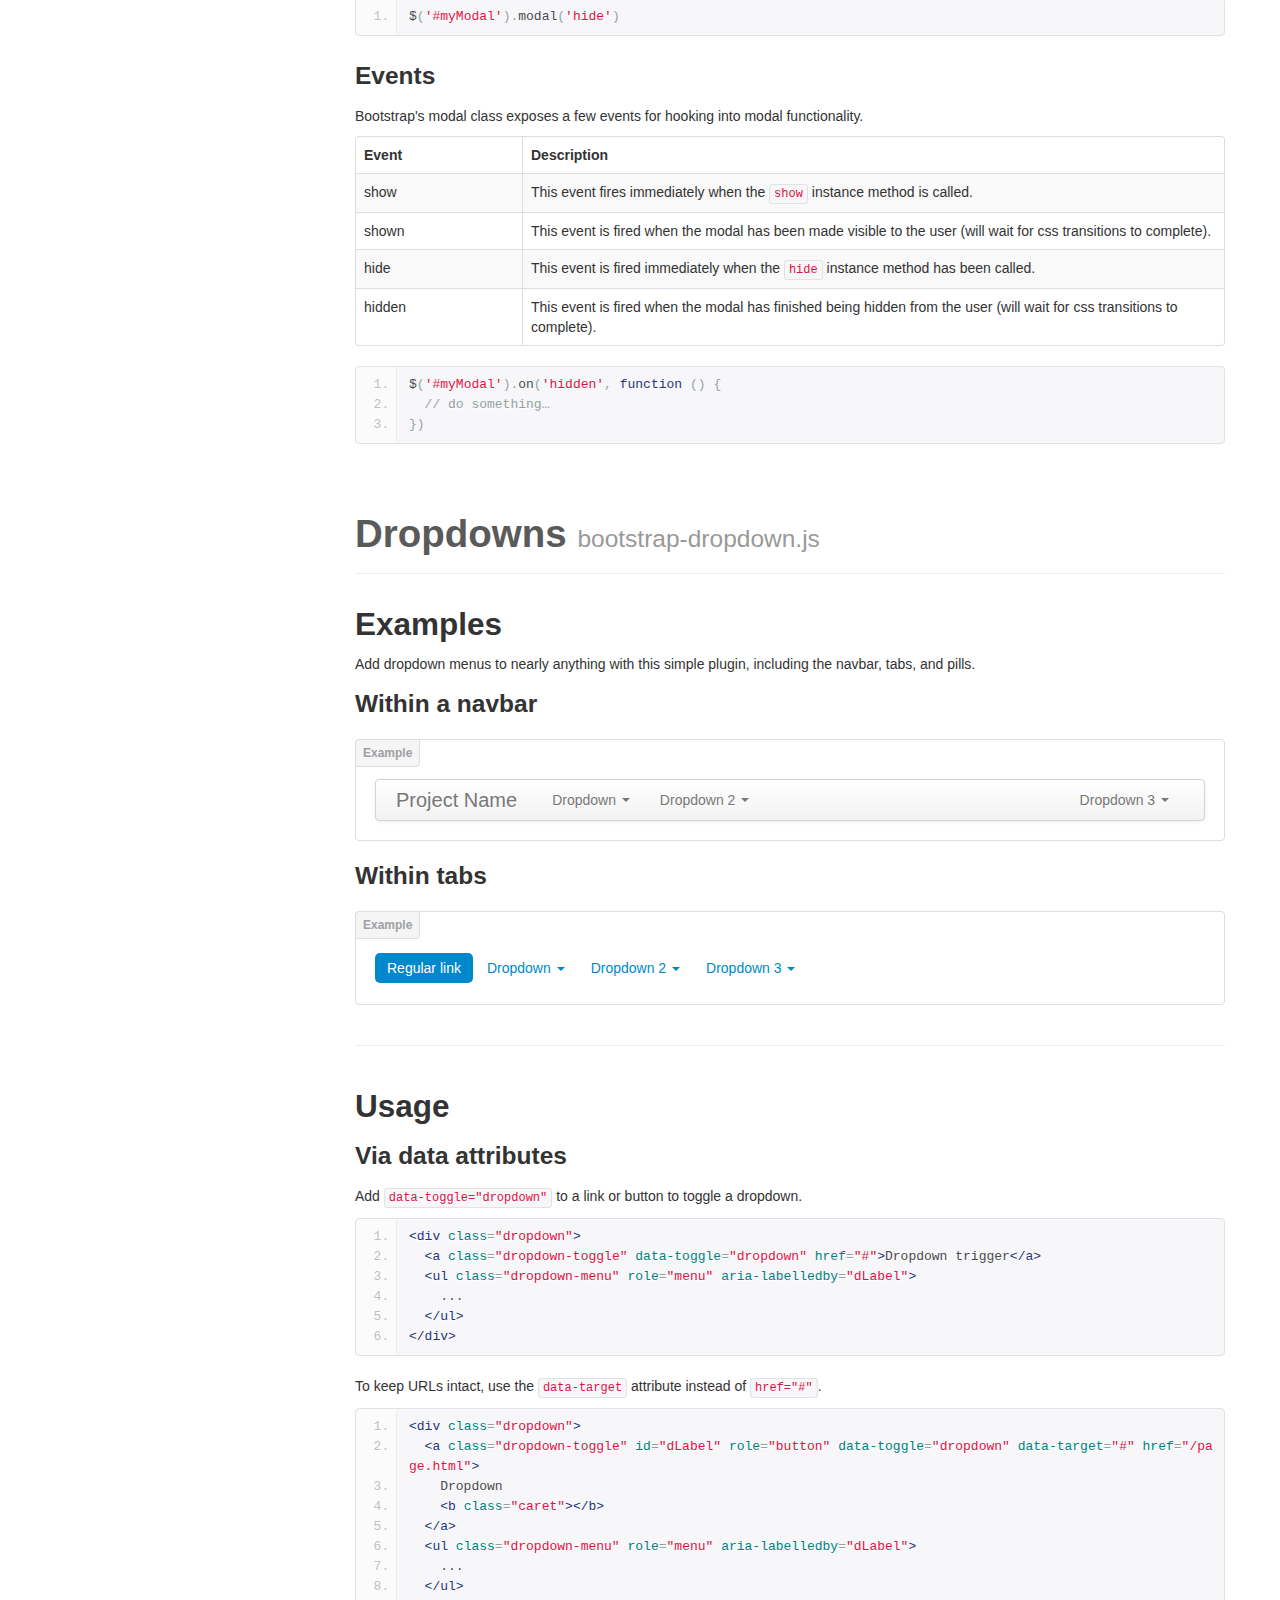
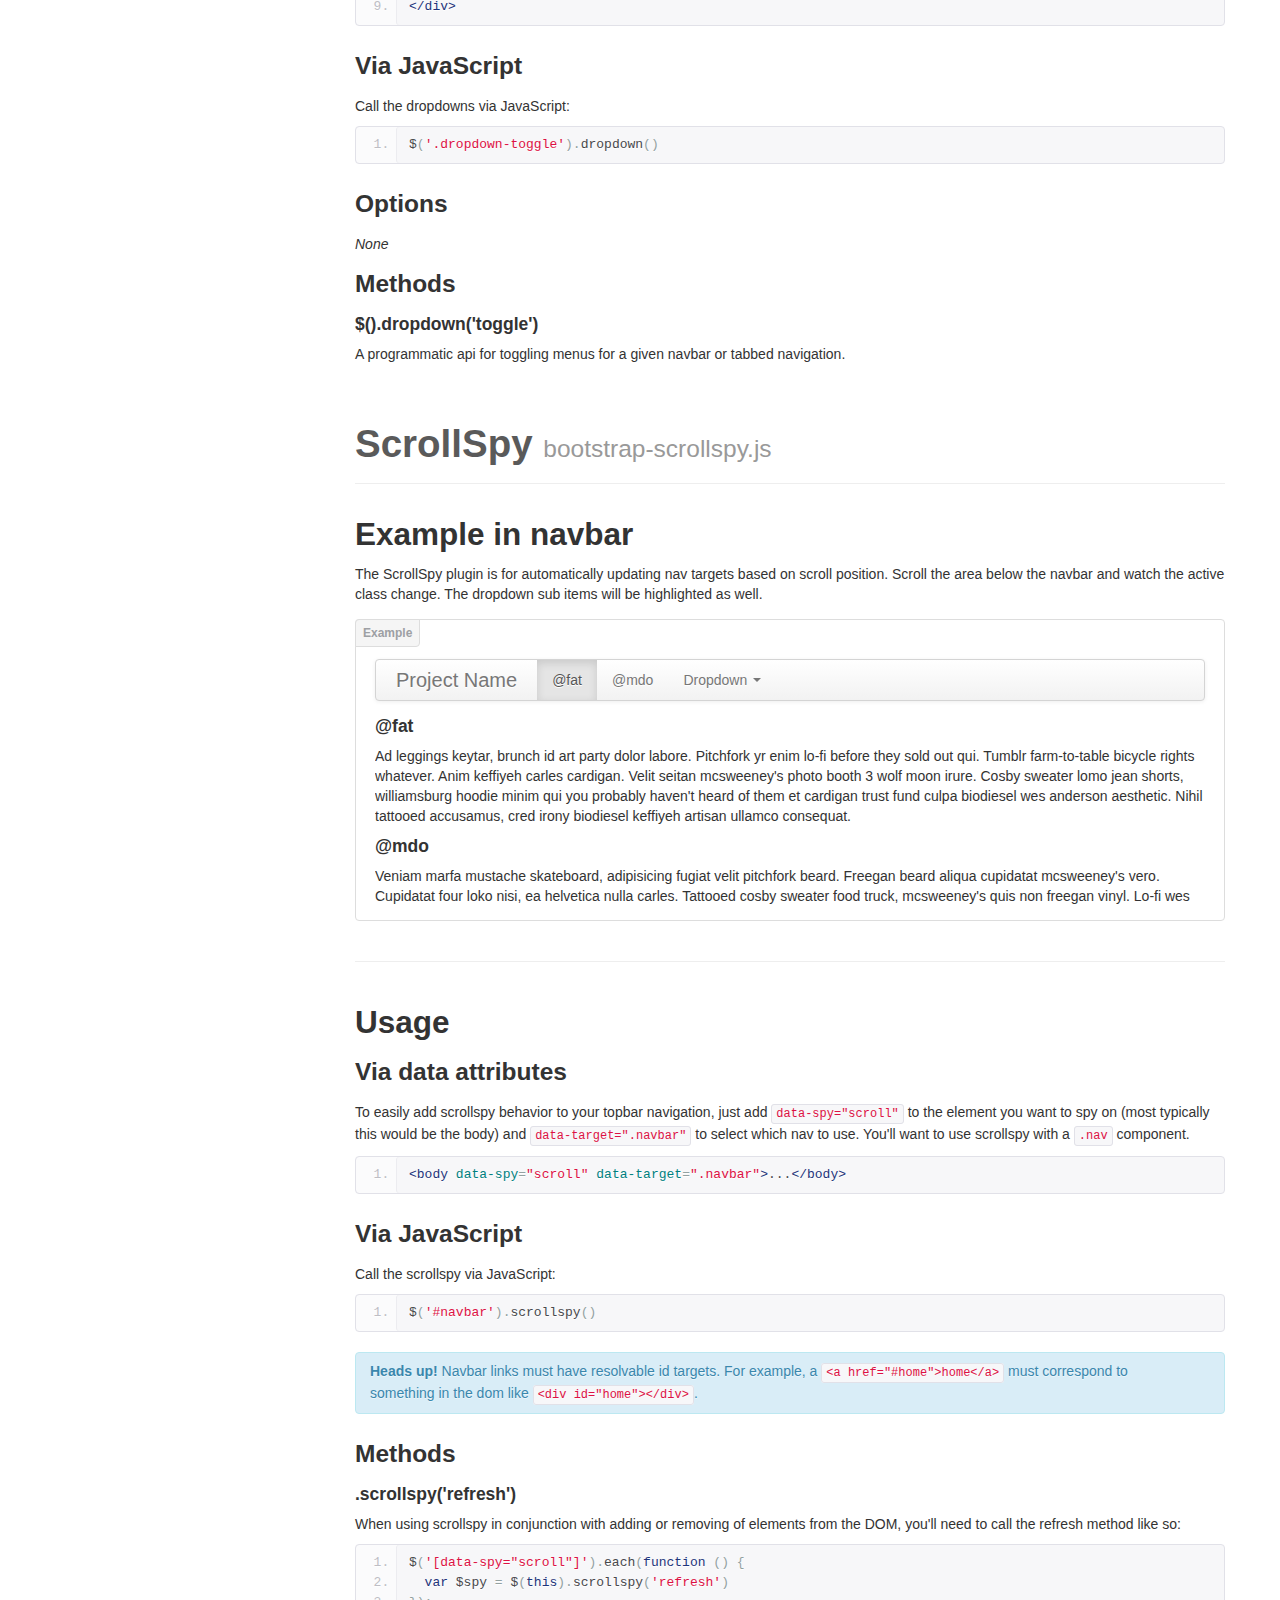
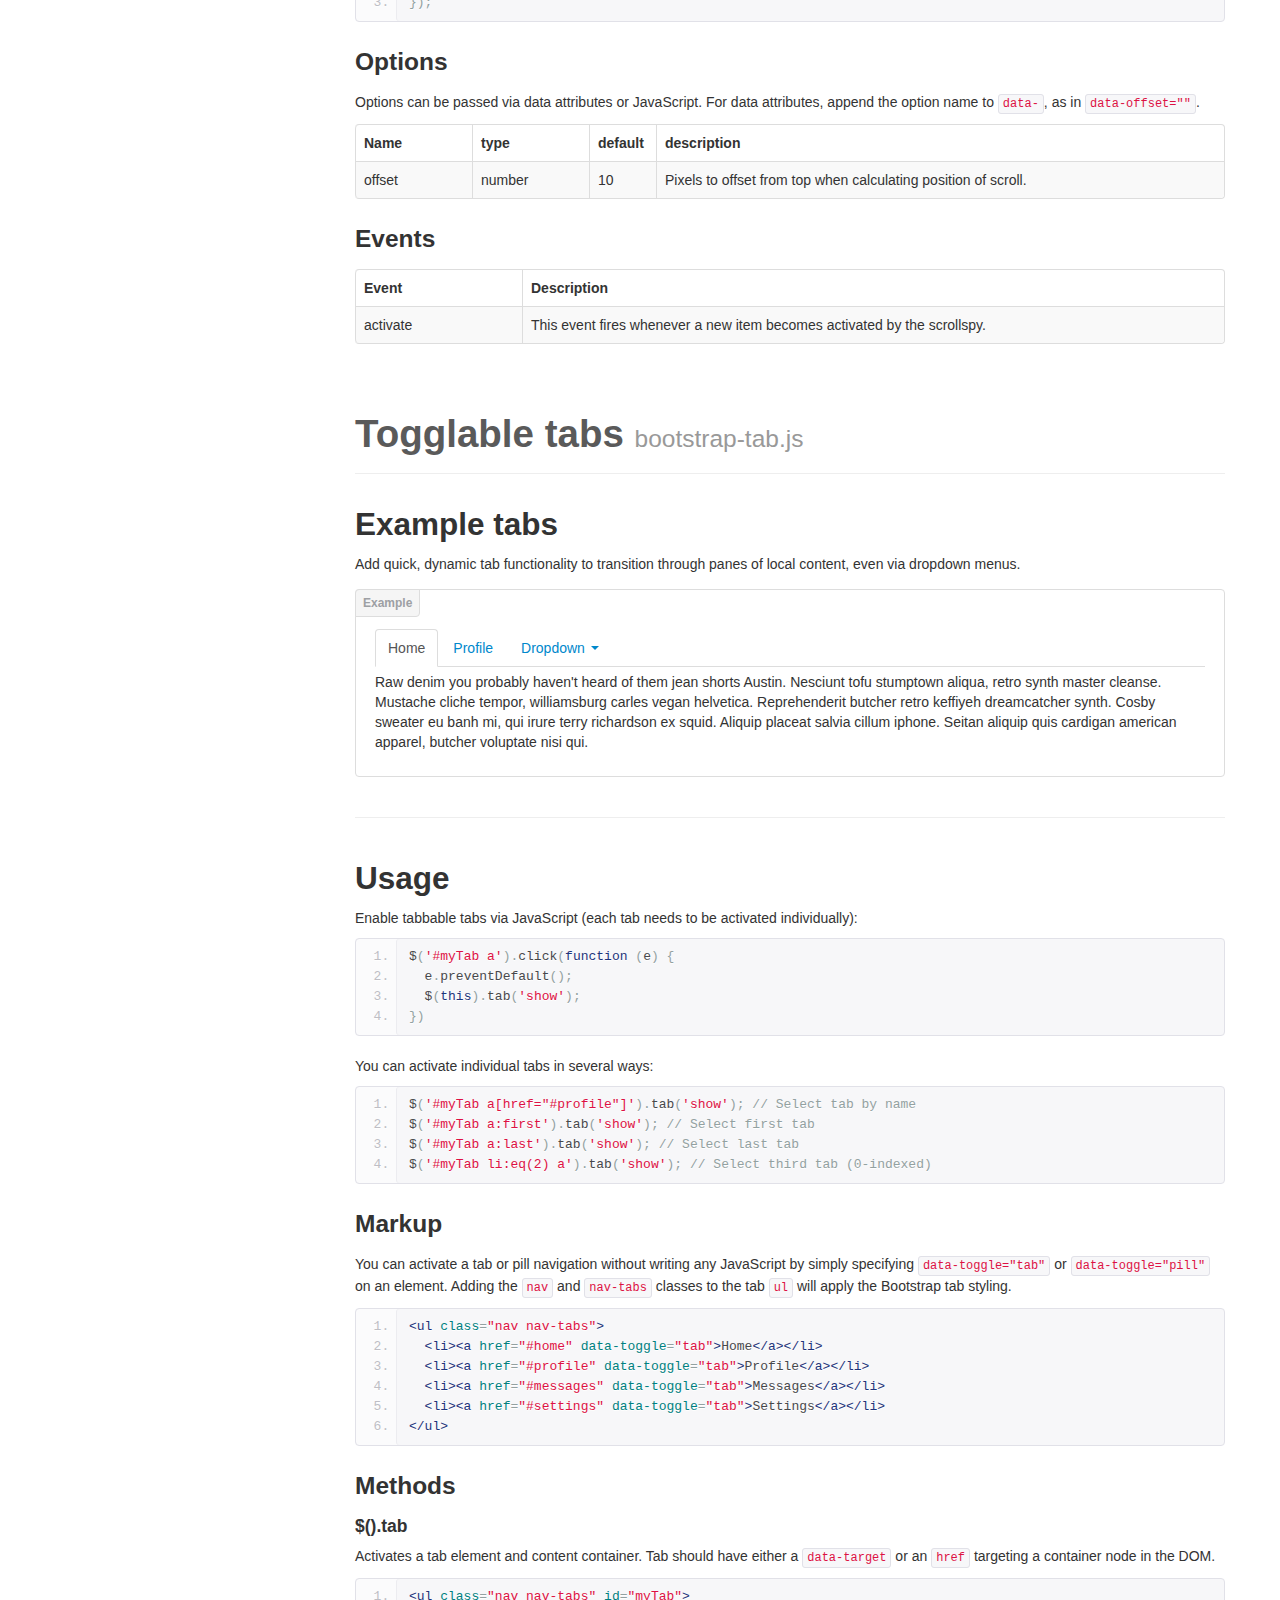
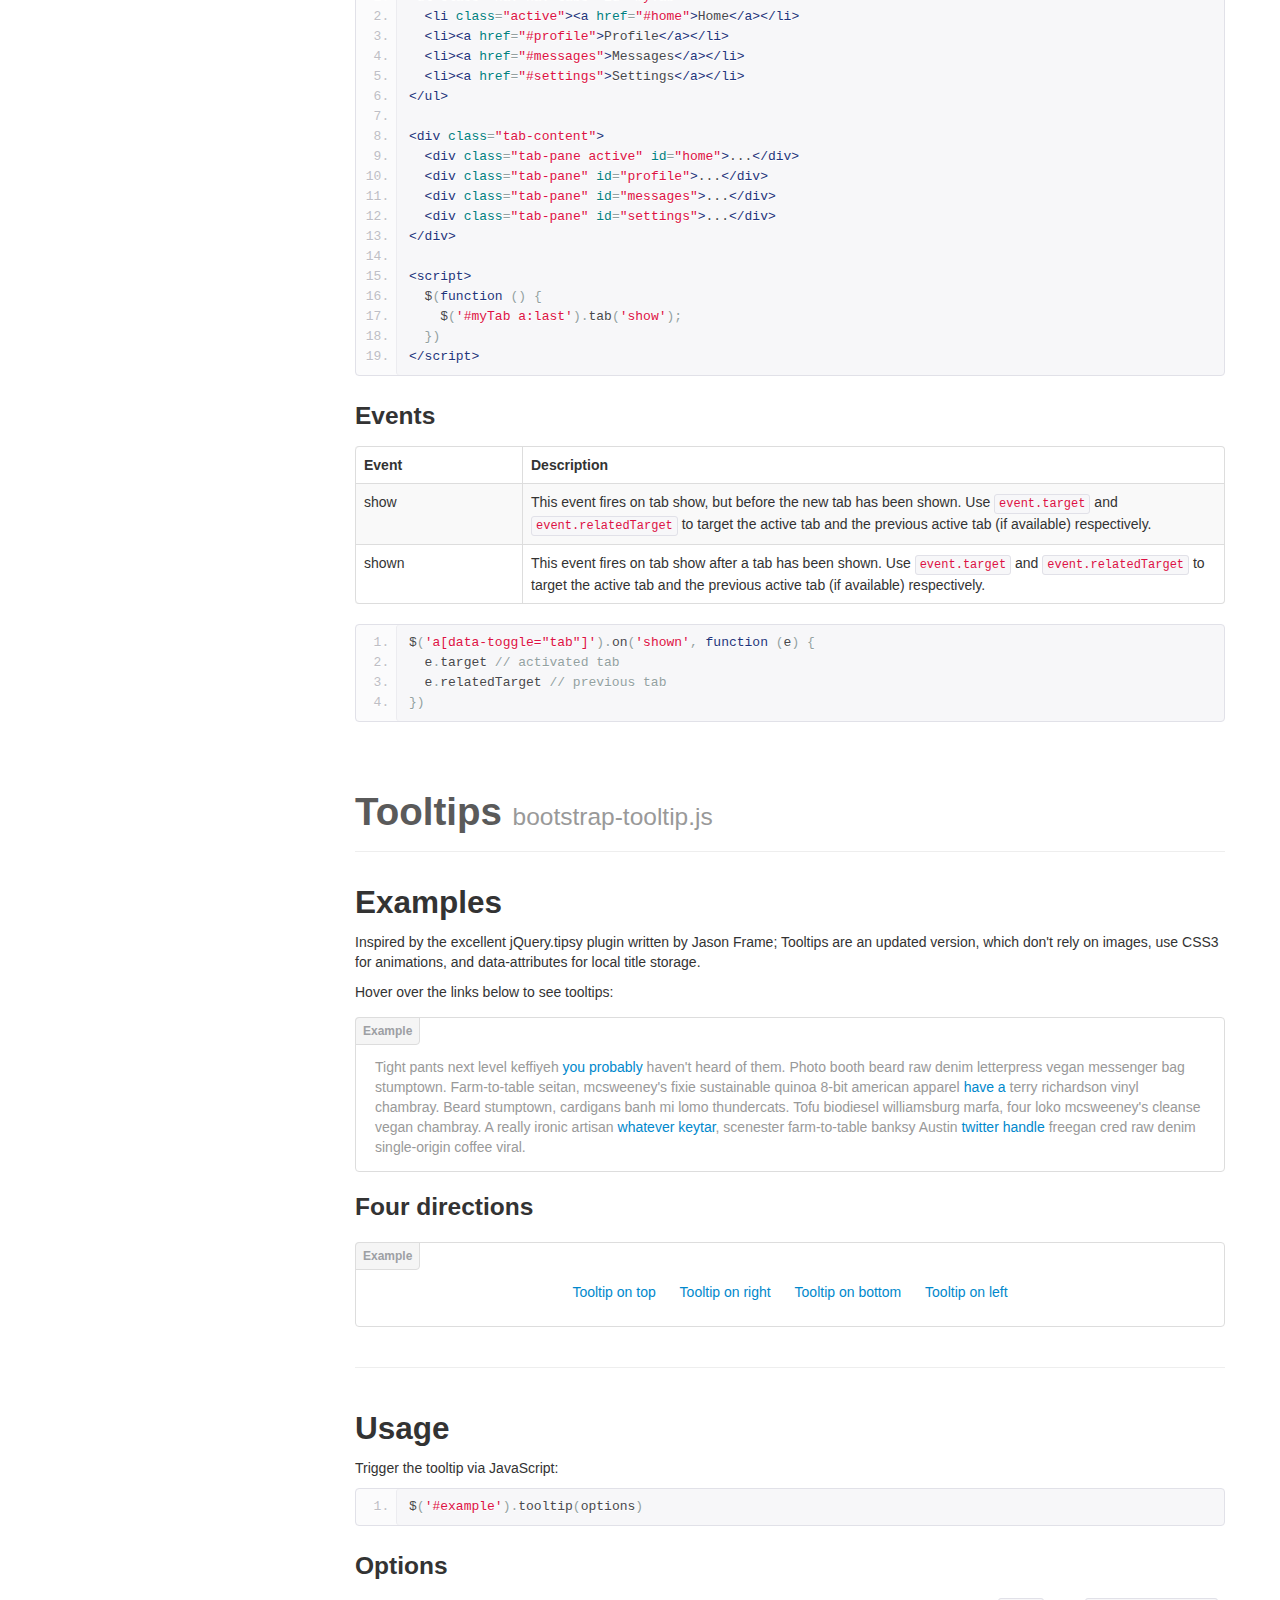
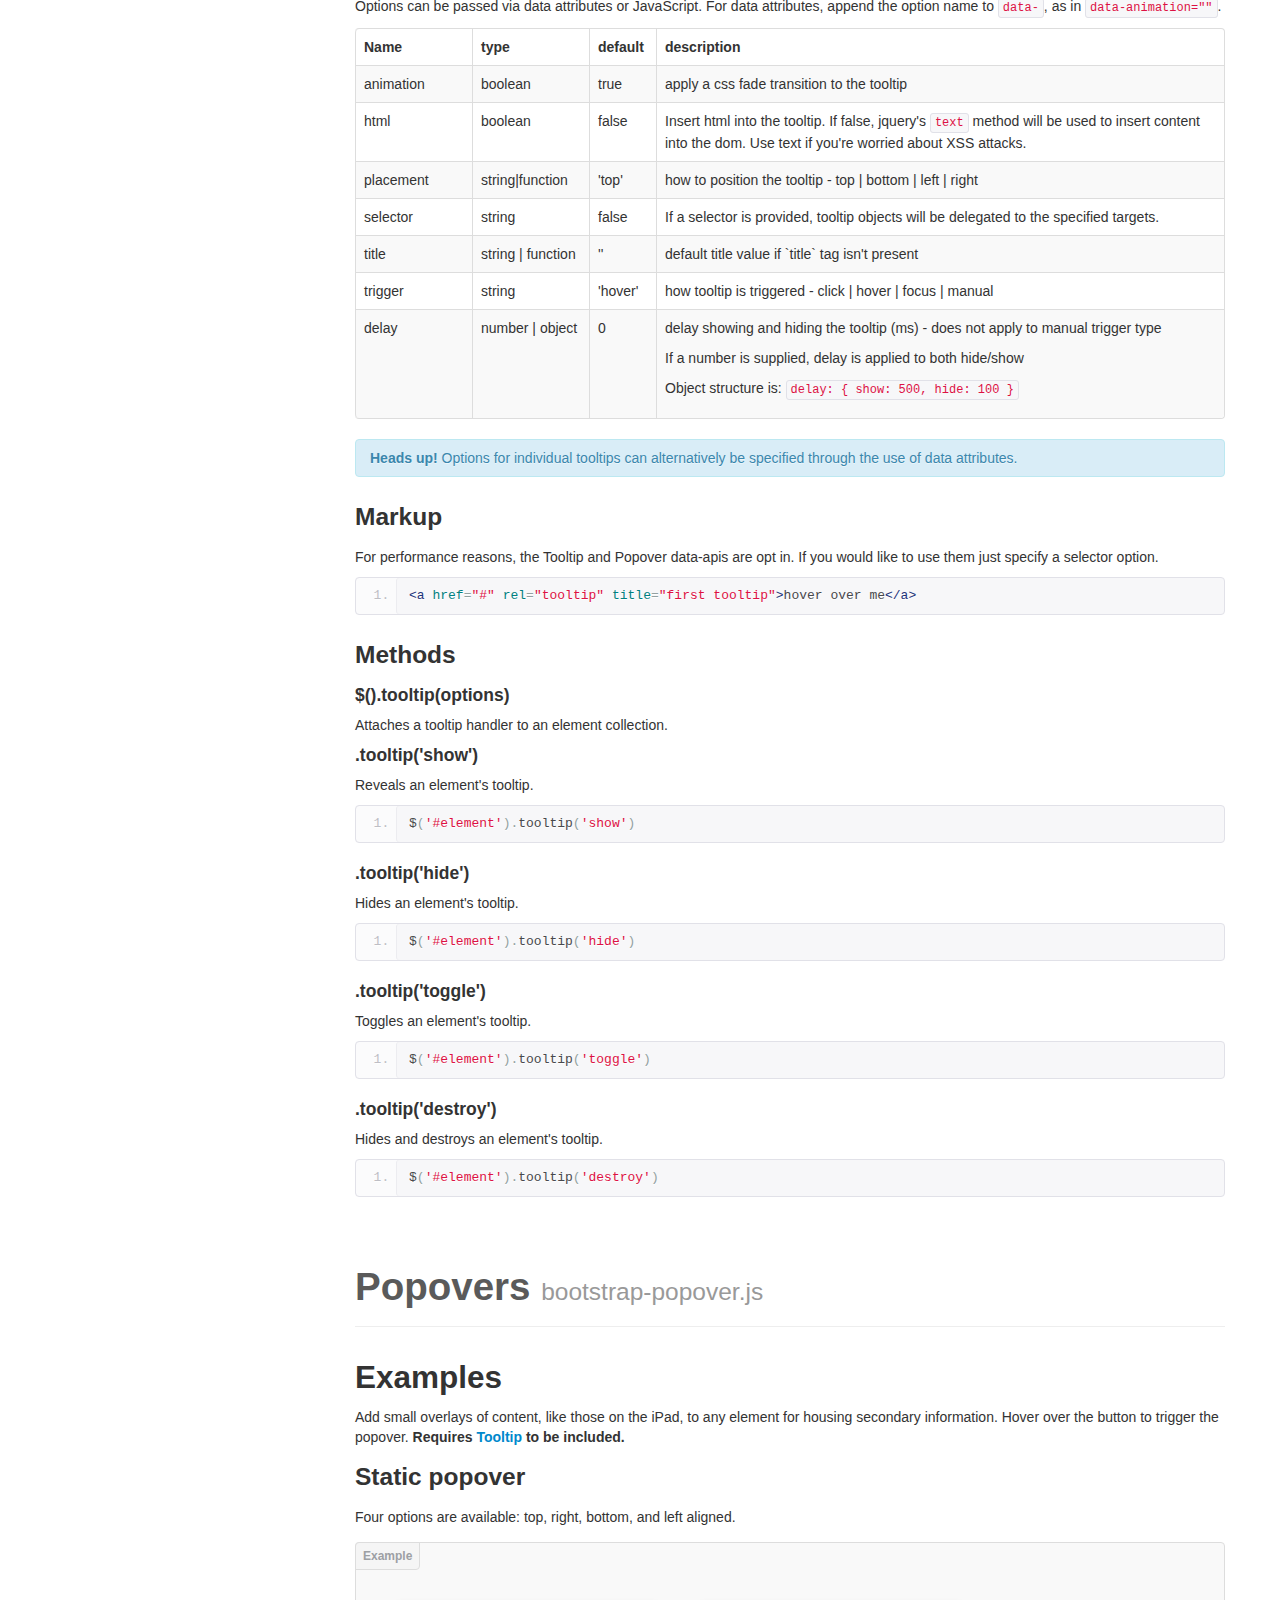
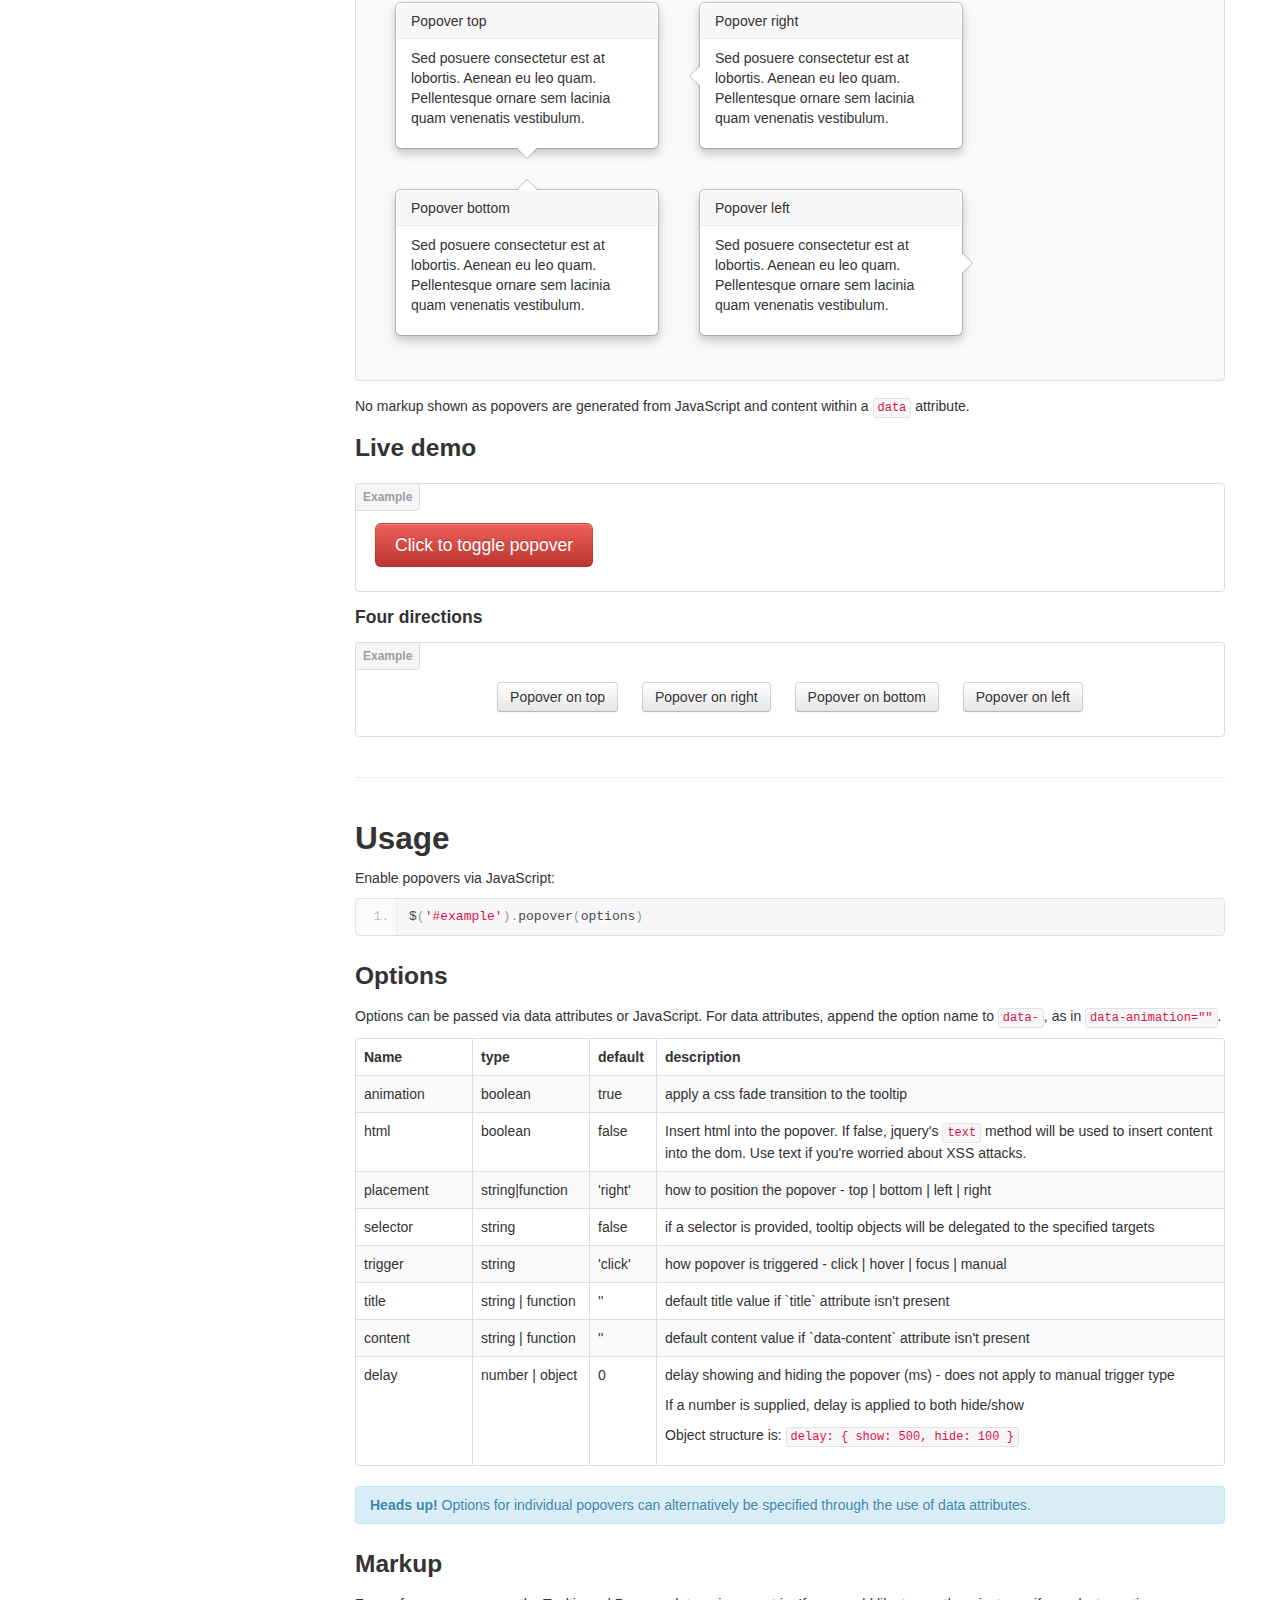
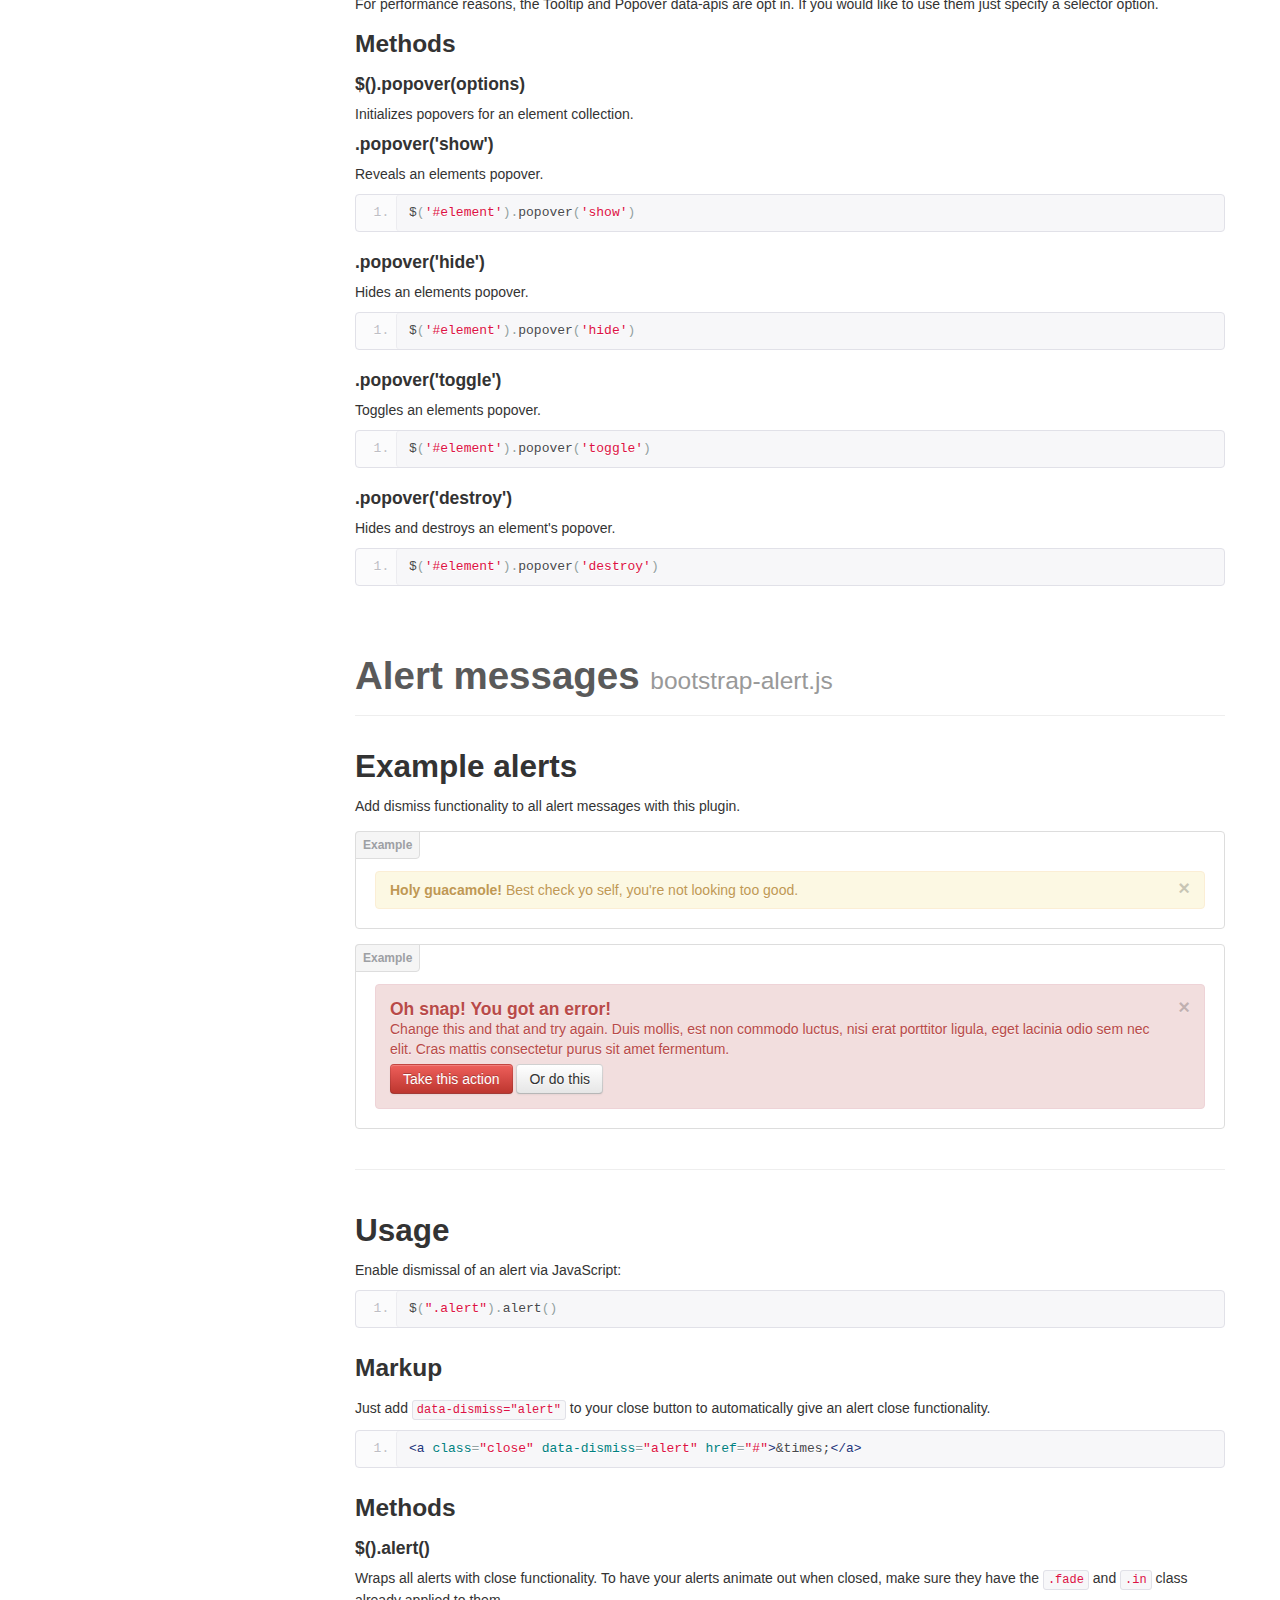
<file: glitchVis/js/bootstrap/docs/javascript.html>
<!DOCTYPE html>
<html lang="en">
  <head>
    <meta charset="utf-8">
    <title>Javascript · Bootstrap</title>
    <meta name="viewport" content="width=device-width, initial-scale=1.0">
    <meta name="description" content="">
    <meta name="author" content="">

    <!-- Le styles -->
    <link href="assets/css/bootstrap.css" rel="stylesheet">
    <link href="assets/css/bootstrap-responsive.css" rel="stylesheet">
    <link href="assets/css/docs.css" rel="stylesheet">
    <link href="assets/js/google-code-prettify/prettify.css" rel="stylesheet">

    <!-- Le HTML5 shim, for IE6-8 support of HTML5 elements -->
    <!--[if lt IE 9]>
      <script src="http://html5shim.googlecode.com/svn/trunk/html5.js"></script>
    <![endif]-->

    <!-- Le fav and touch icons -->
    <link rel="apple-touch-icon-precomposed" sizes="144x144" href="assets/ico/apple-touch-icon-144-precomposed.png">
    <link rel="apple-touch-icon-precomposed" sizes="114x114" href="assets/ico/apple-touch-icon-114-precomposed.png">
      <link rel="apple-touch-icon-precomposed" sizes="72x72" href="assets/ico/apple-touch-icon-72-precomposed.png">
                    <link rel="apple-touch-icon-precomposed" href="assets/ico/apple-touch-icon-57-precomposed.png">
                                   <link rel="shortcut icon" href="assets/ico/favicon.png">

  </head>

  <body data-spy="scroll" data-target=".bs-docs-sidebar">

    <!-- Navbar
    ================================================== -->
    <div class="navbar navbar-inverse navbar-fixed-top">
      <div class="navbar-inner">
        <div class="container">
          <button type="button" class="btn btn-navbar" data-toggle="collapse" data-target=".nav-collapse">
            <span class="icon-bar"></span>
            <span class="icon-bar"></span>
            <span class="icon-bar"></span>
          </button>
          <a class="brand" href="./index.html">Bootstrap</a>
          <div class="nav-collapse collapse">
            <ul class="nav">
              <li class="">
                <a href="./index.html">Home</a>
              </li>
              <li class="">
                <a href="./getting-started.html">Get started</a>
              </li>
              <li class="">
                <a href="./scaffolding.html">Scaffolding</a>
              </li>
              <li class="">
                <a href="./base-css.html">Base CSS</a>
              </li>
              <li class="">
                <a href="./components.html">Components</a>
              </li>
              <li class="active">
                <a href="./javascript.html">JavaScript</a>
              </li>
              <li class="">
                <a href="./customize.html">Customize</a>
              </li>
            </ul>
          </div>
        </div>
      </div>
    </div>

<!-- Subhead
================================================== -->
<header class="jumbotron subhead">
  <div class="container">
    <h1>JavaScript</h1>
    <p class="lead">Bring Bootstrap's components to life&mdash;now with 13 custom jQuery plugins.
  </div>
</header>

  <div class="container">

    <!-- Docs nav
    ================================================== -->
    <div class="row">
      <div class="span3 bs-docs-sidebar">
        <ul class="nav nav-list bs-docs-sidenav">
          <li><a href="#overview"><i class="icon-chevron-right"></i> Overview</a></li>
          <li><a href="#transitions"><i class="icon-chevron-right"></i> Transitions</a></li>
          <li><a href="#modals"><i class="icon-chevron-right"></i> Modal</a></li>
          <li><a href="#dropdowns"><i class="icon-chevron-right"></i> Dropdown</a></li>
          <li><a href="#scrollspy"><i class="icon-chevron-right"></i> Scrollspy</a></li>
          <li><a href="#tabs"><i class="icon-chevron-right"></i> Tab</a></li>
          <li><a href="#tooltips"><i class="icon-chevron-right"></i> Tooltip</a></li>
          <li><a href="#popovers"><i class="icon-chevron-right"></i> Popover</a></li>
          <li><a href="#alerts"><i class="icon-chevron-right"></i> Alert</a></li>
          <li><a href="#buttons"><i class="icon-chevron-right"></i> Button</a></li>
          <li><a href="#collapse"><i class="icon-chevron-right"></i> Collapse</a></li>
          <li><a href="#carousel"><i class="icon-chevron-right"></i> Carousel</a></li>
          <li><a href="#typeahead"><i class="icon-chevron-right"></i> Typeahead</a></li>
          <li><a href="#affix"><i class="icon-chevron-right"></i> Affix</a></li>
        </ul>
      </div>
      <div class="span9">


        <!-- Overview
        ================================================== -->
        <section id="overview">
          <div class="page-header">
            <h1>JavaScript in Bootstrap</h1>
          </div>

          <h3>Individual or compiled</h3>
          <p>Plugins can be included individually (though some have required dependencies), or all at once. Both <strong>bootstrap.js</strong> and <strong>bootstrap.min.js</strong> contain all plugins in a single file.</p>

          <h3>Data attributes</h3>
          <p>You can use all Bootstrap plugins purely through the markup API without writing a single line of JavaScript. This is Bootstrap's first class API and should be your first consideration when using a plugin.</p>

          <p>That said, in some situations it may be desirable to turn this functionality off. Therefore, we also provide the ability to disable the data attribute API by unbinding all events on the body namespaced with `'data-api'`. This looks like this:
          <pre class="prettyprint linenums">$('body').off('.data-api')</pre>

          <p>Alternatively, to target a specific plugin, just include the plugin's name as a namespace along with the data-api namespace like this:</p>
          <pre class="prettyprint linenums">$('body').off('.alert.data-api')</pre>

          <h3>Programmatic API</h3>
          <p>We also believe you should be able to use all Bootstrap plugins purely through the JavaScript API. All public APIs are single, chainable methods, and return the collection acted upon.</p>
          <pre class="prettyprint linenums">$(".btn.danger").button("toggle").addClass("fat")</pre>
          <p>All methods should accept an optional options object, a string which targets a particular method, or nothing (which initiates a plugin with default behavior):</p>
<pre class="prettyprint linenums">
$("#myModal").modal()                       // initialized with defaults
$("#myModal").modal({ keyboard: false })   // initialized with no keyboard
$("#myModal").modal('show')                // initializes and invokes show immediately</p>
</pre>
          <p>Each plugin also exposes its raw constructor on a `Constructor` property: <code>$.fn.popover.Constructor</code>. If you'd like to get a particular plugin instance, retrieve it directly from an element: <code>$('[rel=popover]').data('popover')</code>.</p>

          <h3>No Conflict</h3>
          <p>Sometimes it is necessary to use Bootstrap plugins with other UI frameworks. In these circumstances,  namespace collisions can occasionally occur. If this happens, you may call <code>.noConflict</code> on the plugin you wish to revert the value of.</p>

<pre class="prettyprint linenums">
var bootstrapButton = $.fn.button.noConflict() // return $.fn.button to previously assigned value
$.fn.bootstrapBtn = bootstrapButton            // give $().bootstrapBtn the bootstrap functionality
</pre>

          <h3>Events</h3>
          <p>Bootstrap provides custom events for most plugin's unique actions. Generally, these come in an infinitive and past participle form - where the infinitive (ex. <code>show</code>) is triggered at the start of an event, and its past participle form (ex. <code>shown</code>) is trigger on the completion of an action.</p>
          <p>All infinitive events provide preventDefault functionality. This provides the ability to stop the execution of an action before it starts.</p>
<pre class="prettyprint linenums">
$('#myModal').on('show', function (e) {
    if (!data) return e.preventDefault() // stops modal from being shown
})
</pre>
        </section>



        <!-- Transitions
        ================================================== -->
        <section id="transitions">
          <div class="page-header">
            <h1>Transitions <small>bootstrap-transition.js</small></h1>
          </div>
          <h3>About transitions</h3>
          <p>For simple transition effects, include bootstrap-transition.js once alongside the other JS files. If you're using the compiled (or minified) bootstrap.js, there is no need to include this&mdash;it's already there.</p>
          <h3>Use cases</h3>
          <p>A few examples of the transition plugin:</p>
          <ul>
            <li>Sliding or fading in modals</li>
            <li>Fading out tabs</li>
            <li>Fading out alerts</li>
            <li>Sliding carousel panes</li>
          </ul>

        </section>



        <!-- Modal
        ================================================== -->
        <section id="modals">
          <div class="page-header">
            <h1>Modals <small>bootstrap-modal.js</small></h1>
          </div>


          <h2>Examples</h2>
          <p>Modals are streamlined, but flexible, dialog prompts with the minimum required functionality and smart defaults.</p>

          <h3>Static example</h3>
          <p>A rendered modal with header, body, and set of actions in the footer.</p>
          <div class="bs-docs-example" style="background-color: #f5f5f5;">
            <div class="modal" style="position: relative; top: auto; left: auto; right: auto; margin: 0 auto 20px; z-index: 1; max-width: 100%;">
              <div class="modal-header">
                <button type="button" class="close" data-dismiss="modal" aria-hidden="true">&times;</button>
                <h3>Modal header</h3>
              </div>
              <div class="modal-body">
                <p>One fine body&hellip;</p>
              </div>
              <div class="modal-footer">
                <a href="#" class="btn">Close</a>
                <a href="#" class="btn btn-primary">Save changes</a>
              </div>
            </div>
          </div>
<pre class="prettyprint linenums">
&lt;div class="modal hide fade"&gt;
  &lt;div class="modal-header"&gt;
    &lt;button type="button" class="close" data-dismiss="modal" aria-hidden="true"&gt;&amp;times;&lt;/button&gt;
    &lt;h3&gt;Modal header&lt;/h3&gt;
  &lt;/div&gt;
  &lt;div class="modal-body"&gt;
    &lt;p&gt;One fine body&hellip;&lt;/p&gt;
  &lt;/div&gt;
  &lt;div class="modal-footer"&gt;
    &lt;a href="#" class="btn"&gt;Close&lt;/a&gt;
    &lt;a href="#" class="btn btn-primary"&gt;Save changes&lt;/a&gt;
  &lt;/div&gt;
&lt;/div&gt;
</pre>

          <h3>Live demo</h3>
          <p>Toggle a modal via JavaScript by clicking the button below. It will slide down and fade in from the top of the page.</p>
          <!-- sample modal content -->
          <div id="myModal" class="modal hide fade" tabindex="-1" role="dialog" aria-labelledby="myModalLabel" aria-hidden="true">
            <div class="modal-header">
              <button type="button" class="close" data-dismiss="modal" aria-hidden="true">&times;</button>
              <h3 id="myModalLabel">Modal Heading</h3>
            </div>
            <div class="modal-body">
              <h4>Text in a modal</h4>
              <p>Duis mollis, est non commodo luctus, nisi erat porttitor ligula, eget lacinia odio sem.</p>

              <h4>Popover in a modal</h4>
              <p>This <a href="#" role="button" class="btn popover-test" title="A Title" data-content="And here's some amazing content. It's very engaging. right?">button</a> should trigger a popover on click.</p>

              <h4>Tooltips in a modal</h4>
              <p><a href="#" class="tooltip-test" title="Tooltip">This link</a> and <a href="#" class="tooltip-test" title="Tooltip">that link</a> should have tooltips on hover.</p>

              <hr>

              <h4>Overflowing text to show optional scrollbar</h4>
              <p>We set a fixed <code>max-height</code> on the <code>.modal-body</code>. Watch it overflow with all this extra lorem ipsum text we've included.</p>
              <p>Cras mattis consectetur purus sit amet fermentum. Cras justo odio, dapibus ac facilisis in, egestas eget quam. Morbi leo risus, porta ac consectetur ac, vestibulum at eros.</p>
              <p>Praesent commodo cursus magna, vel scelerisque nisl consectetur et. Vivamus sagittis lacus vel augue laoreet rutrum faucibus dolor auctor.</p>
              <p>Aenean lacinia bibendum nulla sed consectetur. Praesent commodo cursus magna, vel scelerisque nisl consectetur et. Donec sed odio dui. Donec ullamcorper nulla non metus auctor fringilla.</p>
              <p>Cras mattis consectetur purus sit amet fermentum. Cras justo odio, dapibus ac facilisis in, egestas eget quam. Morbi leo risus, porta ac consectetur ac, vestibulum at eros.</p>
              <p>Praesent commodo cursus magna, vel scelerisque nisl consectetur et. Vivamus sagittis lacus vel augue laoreet rutrum faucibus dolor auctor.</p>
              <p>Aenean lacinia bibendum nulla sed consectetur. Praesent commodo cursus magna, vel scelerisque nisl consectetur et. Donec sed odio dui. Donec ullamcorper nulla non metus auctor fringilla.</p>
            </div>
            <div class="modal-footer">
              <button class="btn" data-dismiss="modal">Close</button>
              <button class="btn btn-primary">Save changes</button>
            </div>
          </div>
          <div class="bs-docs-example" style="padding-bottom: 24px;">
            <a data-toggle="modal" href="#myModal" class="btn btn-primary btn-large">Launch demo modal</a>
          </div>
<pre class="prettyprint linenums">
&lt!-- Button to trigger modal --&gt;
&lt;a href="#myModal" role="button" class="btn" data-toggle="modal"&gt;Launch demo modal&lt;/a&gt;

&lt!-- Modal --&gt;
&lt;div id="myModal" class="modal hide fade" tabindex="-1" role="dialog" aria-labelledby="myModalLabel" aria-hidden="true"&gt;
  &lt;div class="modal-header"&gt;
    &lt;button type="button" class="close" data-dismiss="modal" aria-hidden="true"&gt;&times;&lt;/button&gt;
    &lt;h3 id="myModalLabel"&gt;Modal header&lt;/h3&gt;
  &lt;/div&gt;
  &lt;div class="modal-body"&gt;
    &lt;p&gt;One fine body&hellip;&lt;/p&gt;
  &lt;/div&gt;
  &lt;div class="modal-footer"&gt;
    &lt;button class="btn" data-dismiss="modal" aria-hidden="true"&gt;Close&lt;/button&gt;
    &lt;button class="btn btn-primary"&gt;Save changes&lt;/button&gt;
  &lt;/div&gt;
&lt;/div&gt;
</pre>


          <hr class="bs-docs-separator">


          <h2>Usage</h2>

          <h3>Via data attributes</h3>
          <p>Activate a modal without writing JavaScript. Set <code>data-toggle="modal"</code> on a controller element, like a button, along with a <code>data-target="#foo"</code> or <code>href="#foo"</code> to target a specific modal to toggle.</p>
          <pre class="prettyprint linenums">&lt;button type="button" data-toggle="modal" data-target="#myModal"&gt;Launch modal&lt;/button&gt;</pre>

          <h3>Via JavaScript</h3>
          <p>Call a modal with id <code>myModal</code> with a single line of JavaScript:</p>
          <pre class="prettyprint linenums">$('#myModal').modal(options)</pre>

          <h3>Options</h3>
          <p>Options can be passed via data attributes or JavaScript. For data attributes, append the option name to <code>data-</code>, as in <code>data-backdrop=""</code>.</p>
          <table class="table table-bordered table-striped">
            <thead>
             <tr>
               <th style="width: 100px;">Name</th>
               <th style="width: 50px;">type</th>
               <th style="width: 50px;">default</th>
               <th>description</th>
             </tr>
            </thead>
            <tbody>
             <tr>
               <td>backdrop</td>
               <td>boolean</td>
               <td>true</td>
               <td>Includes a modal-backdrop element. Alternatively, specify <code>static</code> for a backdrop which doesn't close the modal on click.</td>
             </tr>
             <tr>
               <td>keyboard</td>
               <td>boolean</td>
               <td>true</td>
               <td>Closes the modal when escape key is pressed</td>
             </tr>
             <tr>
               <td>show</td>
               <td>boolean</td>
               <td>true</td>
               <td>Shows the modal when initialized.</td>
             </tr>
             <tr>
               <td>remote</td>
               <td>path</td>
               <td>false</td>
               <td><p>If a remote url is provided, content will be loaded via jQuery's <code>load</code> method and injected into the <code>.modal-body</code>. If you're using the data api, you may alternatively use the <code>href</code> tag to specify the remote source. An example of this is shown below:</p>
              <pre class="prettyprint linenums"><code>&lt;a data-toggle="modal" href="remote.html" data-target="#modal"&gt;click me&lt;/a&gt;</code></pre></td>
             </tr>
            </tbody>
          </table>

          <h3>Methods</h3>
          <h4>.modal(options)</h4>
          <p>Activates your content as a modal. Accepts an optional options <code>object</code>.</p>
<pre class="prettyprint linenums">
$('#myModal').modal({
  keyboard: false
})
</pre>
          <h4>.modal('toggle')</h4>
          <p>Manually toggles a modal.</p>
          <pre class="prettyprint linenums">$('#myModal').modal('toggle')</pre>
          <h4>.modal('show')</h4>
          <p>Manually opens a modal.</p>
          <pre class="prettyprint linenums">$('#myModal').modal('show')</pre>
          <h4>.modal('hide')</h4>
          <p>Manually hides a modal.</p>
          <pre class="prettyprint linenums">$('#myModal').modal('hide')</pre>
          <h3>Events</h3>
          <p>Bootstrap's modal class exposes a few events for hooking into modal functionality.</p>
          <table class="table table-bordered table-striped">
            <thead>
             <tr>
               <th style="width: 150px;">Event</th>
               <th>Description</th>
             </tr>
            </thead>
            <tbody>
             <tr>
               <td>show</td>
               <td>This event fires immediately when the <code>show</code> instance method is called.</td>
             </tr>
             <tr>
               <td>shown</td>
               <td>This event is fired when the modal has been made visible to the user (will wait for css transitions to complete).</td>
             </tr>
             <tr>
               <td>hide</td>
               <td>This event is fired immediately when the <code>hide</code> instance method has been called.</td>
             </tr>
             <tr>
               <td>hidden</td>
               <td>This event is fired when the modal has finished being hidden from the user (will wait for css transitions to complete).</td>
             </tr>
            </tbody>
          </table>
<pre class="prettyprint linenums">
$('#myModal').on('hidden', function () {
  // do something…
})
</pre>
        </section>



        <!-- Dropdowns
        ================================================== -->
        <section id="dropdowns">
          <div class="page-header">
            <h1>Dropdowns <small>bootstrap-dropdown.js</small></h1>
          </div>


          <h2>Examples</h2>
          <p>Add dropdown menus to nearly anything with this simple plugin, including the navbar, tabs, and pills.</p>

          <h3>Within a navbar</h3>
          <div class="bs-docs-example">
            <div id="navbar-example" class="navbar navbar-static">
              <div class="navbar-inner">
                <div class="container" style="width: auto;">
                  <a class="brand" href="#">Project Name</a>
                  <ul class="nav" role="navigation">
                    <li class="dropdown">
                      <a id="drop1" href="#" role="button" class="dropdown-toggle" data-toggle="dropdown">Dropdown <b class="caret"></b></a>
                      <ul class="dropdown-menu" role="menu" aria-labelledby="drop1">
                        <li><a tabindex="-1" href="http://google.com">Action</a></li>
                        <li><a tabindex="-1" href="#anotherAction">Another action</a></li>
                        <li><a tabindex="-1" href="#">Something else here</a></li>
                        <li class="divider"></li>
                        <li><a tabindex="-1" href="#">Separated link</a></li>
                      </ul>
                    </li>
                    <li class="dropdown">
                      <a href="#" id="drop2" role="button" class="dropdown-toggle" data-toggle="dropdown">Dropdown 2 <b class="caret"></b></a>
                      <ul class="dropdown-menu" role="menu" aria-labelledby="drop2">
                        <li><a tabindex="-1" href="#">Action</a></li>
                        <li><a tabindex="-1" href="#">Another action</a></li>
                        <li><a tabindex="-1" href="#">Something else here</a></li>
                        <li class="divider"></li>
                        <li><a tabindex="-1" href="#">Separated link</a></li>
                      </ul>
                    </li>
                  </ul>
                  <ul class="nav pull-right">
                    <li id="fat-menu" class="dropdown">
                      <a href="#" id="drop3" role="button" class="dropdown-toggle" data-toggle="dropdown">Dropdown 3 <b class="caret"></b></a>
                      <ul class="dropdown-menu" role="menu" aria-labelledby="drop3">
                        <li><a tabindex="-1" href="#">Action</a></li>
                        <li><a tabindex="-1" href="#">Another action</a></li>
                        <li><a tabindex="-1" href="#">Something else here</a></li>
                        <li class="divider"></li>
                        <li><a tabindex="-1" href="#">Separated link</a></li>
                      </ul>
                    </li>
                  </ul>
                </div>
              </div>
            </div> <!-- /navbar-example -->
          </div> 

          <h3>Within tabs</h3>
          <div class="bs-docs-example">
            <ul class="nav nav-pills">
              <li class="active"><a href="#">Regular link</a></li>
              <li class="dropdown">
                <a class="dropdown-toggle" id="drop4" role="button" data-toggle="dropdown" href="#">Dropdown <b class="caret"></b></a>
                <ul id="menu1" class="dropdown-menu" role="menu" aria-labelledby="drop4">
                  <li><a tabindex="-1" href="#">Action</a></li>
                  <li><a tabindex="-1" href="#">Another action</a></li>
                  <li><a tabindex="-1" href="#">Something else here</a></li>
                  <li class="divider"></li>
                  <li><a tabindex="-1" href="#">Separated link</a></li>
                </ul>
              </li>
              <li class="dropdown">
                <a class="dropdown-toggle" id="drop5" role="button" data-toggle="dropdown" href="#">Dropdown 2 <b class="caret"></b></a>
                <ul id="menu2" class="dropdown-menu" role="menu" aria-labelledby="drop5">
                  <li><a tabindex="-1" href="#">Action</a></li>
                  <li><a tabindex="-1" href="#">Another action</a></li>
                  <li><a tabindex="-1" href="#">Something else here</a></li>
                  <li class="divider"></li>
                  <li><a tabindex="-1" href="#">Separated link</a></li>
                </ul>
              </li>
              <li class="dropdown">
                <a class="dropdown-toggle" id="drop5" role="button" data-toggle="dropdown" href="#">Dropdown 3 <b class="caret"></b></a>
                <ul id="menu3" class="dropdown-menu" role="menu" aria-labelledby="drop5">
                  <li><a tabindex="-1" href="#">Action</a></li>
                  <li><a tabindex="-1" href="#">Another action</a></li>
                  <li><a tabindex="-1" href="#">Something else here</a></li>
                  <li class="divider"></li>
                  <li><a tabindex="-1" href="#">Separated link</a></li>
                </ul>
              </li>
            </ul> <!-- /tabs -->
          </div> 


          <hr class="bs-docs-separator">


          <h2>Usage</h2>

          <h3>Via data attributes</h3>
          <p>Add <code>data-toggle="dropdown"</code> to a link or button to toggle a dropdown.</p>
<pre class="prettyprint linenums">
&lt;div class="dropdown"&gt;
  &lt;a class="dropdown-toggle" data-toggle="dropdown" href="#"&gt;Dropdown trigger&lt;/a&gt;
  &lt;ul class="dropdown-menu" role="menu" aria-labelledby="dLabel"&gt;
    ...
  &lt;/ul&gt;
&lt;/div&gt;
</pre>
          <p>To keep URLs intact, use the <code>data-target</code> attribute instead of <code>href="#"</code>.</p>
<pre class="prettyprint linenums">
&lt;div class="dropdown"&gt;
  &lt;a class="dropdown-toggle" id="dLabel" role="button" data-toggle="dropdown" data-target="#" href="/page.html"&gt;
    Dropdown
    &lt;b class="caret"&gt;&lt;/b&gt;
  &lt;/a&gt;
  &lt;ul class="dropdown-menu" role="menu" aria-labelledby="dLabel"&gt;
    ...
  &lt;/ul&gt;
&lt;/div&gt;
</pre>

          <h3>Via JavaScript</h3>
          <p>Call the dropdowns via JavaScript:</p>
          <pre class="prettyprint linenums">$('.dropdown-toggle').dropdown()</pre>

          <h3>Options</h3>
          <p><em>None</em></p>

          <h3>Methods</h3>
          <h4>$().dropdown('toggle')</h4>
          <p>A programmatic api for toggling menus for a given navbar or tabbed navigation.</p>
        </section>



        <!-- ScrollSpy
        ================================================== -->
        <section id="scrollspy">
          <div class="page-header">
            <h1>ScrollSpy <small>bootstrap-scrollspy.js</small></h1>
          </div>


          <h2>Example in navbar</h2>
          <p>The ScrollSpy plugin is for automatically updating nav targets based on scroll position. Scroll the area below the navbar and watch the active class change. The dropdown sub items will be highlighted as well.</p>
          <div class="bs-docs-example">
            <div id="navbarExample" class="navbar navbar-static">
              <div class="navbar-inner">
                <div class="container" style="width: auto;">
                  <a class="brand" href="#">Project Name</a>
                  <ul class="nav">
                    <li><a href="#fat">@fat</a></li>
                    <li><a href="#mdo">@mdo</a></li>
                    <li class="dropdown">
                      <a href="#" class="dropdown-toggle" data-toggle="dropdown">Dropdown <b class="caret"></b></a>
                      <ul class="dropdown-menu">
                        <li><a href="#one">one</a></li>
                        <li><a href="#two">two</a></li>
                        <li class="divider"></li>
                        <li><a href="#three">three</a></li>
                      </ul>
                    </li>
                  </ul>
                </div>
              </div>
            </div>
            <div data-spy="scroll" data-target="#navbarExample" data-offset="0" class="scrollspy-example">
              <h4 id="fat">@fat</h4>
              <p>Ad leggings keytar, brunch id art party dolor labore. Pitchfork yr enim lo-fi before they sold out qui. Tumblr farm-to-table bicycle rights whatever. Anim keffiyeh carles cardigan. Velit seitan mcsweeney's photo booth 3 wolf moon irure. Cosby sweater lomo jean shorts, williamsburg hoodie minim qui you probably haven't heard of them et cardigan trust fund culpa biodiesel wes anderson aesthetic. Nihil tattooed accusamus, cred irony biodiesel keffiyeh artisan ullamco consequat.</p>
              <h4 id="mdo">@mdo</h4>
              <p>Veniam marfa mustache skateboard, adipisicing fugiat velit pitchfork beard. Freegan beard aliqua cupidatat mcsweeney's vero. Cupidatat four loko nisi, ea helvetica nulla carles. Tattooed cosby sweater food truck, mcsweeney's quis non freegan vinyl. Lo-fi wes anderson +1 sartorial. Carles non aesthetic exercitation quis gentrify. Brooklyn adipisicing craft beer vice keytar deserunt.</p>
              <h4 id="one">one</h4>
              <p>Occaecat commodo aliqua delectus. Fap craft beer deserunt skateboard ea. Lomo bicycle rights adipisicing banh mi, velit ea sunt next level locavore single-origin coffee in magna veniam. High life id vinyl, echo park consequat quis aliquip banh mi pitchfork. Vero VHS est adipisicing. Consectetur nisi DIY minim messenger bag. Cred ex in, sustainable delectus consectetur fanny pack iphone.</p>
              <h4 id="two">two</h4>
              <p>In incididunt echo park, officia deserunt mcsweeney's proident master cleanse thundercats sapiente veniam. Excepteur VHS elit, proident shoreditch +1 biodiesel laborum craft beer. Single-origin coffee wayfarers irure four loko, cupidatat terry richardson master cleanse. Assumenda you probably haven't heard of them art party fanny pack, tattooed nulla cardigan tempor ad. Proident wolf nesciunt sartorial keffiyeh eu banh mi sustainable. Elit wolf voluptate, lo-fi ea portland before they sold out four loko. Locavore enim nostrud mlkshk brooklyn nesciunt.</p>
              <h4 id="three">three</h4>
              <p>Ad leggings keytar, brunch id art party dolor labore. Pitchfork yr enim lo-fi before they sold out qui. Tumblr farm-to-table bicycle rights whatever. Anim keffiyeh carles cardigan. Velit seitan mcsweeney's photo booth 3 wolf moon irure. Cosby sweater lomo jean shorts, williamsburg hoodie minim qui you probably haven't heard of them et cardigan trust fund culpa biodiesel wes anderson aesthetic. Nihil tattooed accusamus, cred irony biodiesel keffiyeh artisan ullamco consequat.</p>
              <p>Keytar twee blog, culpa messenger bag marfa whatever delectus food truck. Sapiente synth id assumenda. Locavore sed helvetica cliche irony, thundercats you probably haven't heard of them consequat hoodie gluten-free lo-fi fap aliquip. Labore elit placeat before they sold out, terry richardson proident brunch nesciunt quis cosby sweater pariatur keffiyeh ut helvetica artisan. Cardigan craft beer seitan readymade velit. VHS chambray laboris tempor veniam. Anim mollit minim commodo ullamco thundercats.
              </p>
            </div>
          </div>


          <hr class="bs-docs-separator">


          <h2>Usage</h2>

          <h3>Via data attributes</h3>
          <p>To easily add scrollspy behavior to your topbar navigation, just add <code>data-spy="scroll"</code> to the element you want to spy on (most typically this would be the body) and <code>data-target=".navbar"</code> to select which nav to use. You'll want to use scrollspy with a <code>.nav</code> component.</p>
          <pre class="prettyprint linenums">&lt;body data-spy="scroll" data-target=".navbar"&gt;...&lt;/body&gt;</pre>

          <h3>Via JavaScript</h3>
          <p>Call the scrollspy via JavaScript:</p>
          <pre class="prettyprint linenums">$('#navbar').scrollspy()</pre>

          <div class="alert alert-info">
            <strong>Heads up!</strong>
            Navbar links must have resolvable id targets. For example, a <code>&lt;a href="#home"&gt;home&lt;/a&gt;</code> must correspond to something in the dom like <code>&lt;div id="home"&gt;&lt;/div&gt;</code>.
          </div>

          <h3>Methods</h3>
          <h4>.scrollspy('refresh')</h4>
          <p>When using scrollspy in conjunction with adding or removing of elements from the DOM, you'll need to call the refresh method like so:</p>
<pre class="prettyprint linenums">
$('[data-spy="scroll"]').each(function () {
  var $spy = $(this).scrollspy('refresh')
});
</pre>

          <h3>Options</h3>
          <p>Options can be passed via data attributes or JavaScript. For data attributes, append the option name to <code>data-</code>, as in <code>data-offset=""</code>.</p>
          <table class="table table-bordered table-striped">
            <thead>
             <tr>
               <th style="width: 100px;">Name</th>
               <th style="width: 100px;">type</th>
               <th style="width: 50px;">default</th>
               <th>description</th>
             </tr>
            </thead>
            <tbody>
             <tr>
               <td>offset</td>
               <td>number</td>
               <td>10</td>
               <td>Pixels to offset from top when calculating position of scroll.</td>
             </tr>
            </tbody>
          </table>

          <h3>Events</h3>
          <table class="table table-bordered table-striped">
            <thead>
             <tr>
               <th style="width: 150px;">Event</th>
               <th>Description</th>
             </tr>
            </thead>
            <tbody>
             <tr>
               <td>activate</td>
               <td>This event fires whenever a new item becomes activated by the scrollspy.</td>
            </tr>
            </tbody>
          </table>
        </section>



        <!-- Tabs
        ================================================== -->
        <section id="tabs">
          <div class="page-header">
            <h1>Togglable tabs <small>bootstrap-tab.js</small></h1>
          </div>


          <h2>Example tabs</h2>
          <p>Add quick, dynamic tab functionality to transition through panes of local content, even via dropdown menus.</p>
          <div class="bs-docs-example">
            <ul id="myTab" class="nav nav-tabs">
              <li class="active"><a href="#home" data-toggle="tab">Home</a></li>
              <li><a href="#profile" data-toggle="tab">Profile</a></li>
              <li class="dropdown">
                <a href="#" class="dropdown-toggle" data-toggle="dropdown">Dropdown <b class="caret"></b></a>
                <ul class="dropdown-menu">
                  <li><a href="#dropdown1" data-toggle="tab">@fat</a></li>
                  <li><a href="#dropdown2" data-toggle="tab">@mdo</a></li>
                </ul>
              </li>
            </ul>
            <div id="myTabContent" class="tab-content">
              <div class="tab-pane fade in active" id="home">
                <p>Raw denim you probably haven't heard of them jean shorts Austin. Nesciunt tofu stumptown aliqua, retro synth master cleanse. Mustache cliche tempor, williamsburg carles vegan helvetica. Reprehenderit butcher retro keffiyeh dreamcatcher synth. Cosby sweater eu banh mi, qui irure terry richardson ex squid. Aliquip placeat salvia cillum iphone. Seitan aliquip quis cardigan american apparel, butcher voluptate nisi qui.</p>
              </div>
              <div class="tab-pane fade" id="profile">
                <p>Food truck fixie locavore, accusamus mcsweeney's marfa nulla single-origin coffee squid. Exercitation +1 labore velit, blog sartorial PBR leggings next level wes anderson artisan four loko farm-to-table craft beer twee. Qui photo booth letterpress, commodo enim craft beer mlkshk aliquip jean shorts ullamco ad vinyl cillum PBR. Homo nostrud organic, assumenda labore aesthetic magna delectus mollit. Keytar helvetica VHS salvia yr, vero magna velit sapiente labore stumptown. Vegan fanny pack odio cillum wes anderson 8-bit, sustainable jean shorts beard ut DIY ethical culpa terry richardson biodiesel. Art party scenester stumptown, tumblr butcher vero sint qui sapiente accusamus tattooed echo park.</p>
              </div>
              <div class="tab-pane fade" id="dropdown1">
                <p>Etsy mixtape wayfarers, ethical wes anderson tofu before they sold out mcsweeney's organic lomo retro fanny pack lo-fi farm-to-table readymade. Messenger bag gentrify pitchfork tattooed craft beer, iphone skateboard locavore carles etsy salvia banksy hoodie helvetica. DIY synth PBR banksy irony. Leggings gentrify squid 8-bit cred pitchfork. Williamsburg banh mi whatever gluten-free, carles pitchfork biodiesel fixie etsy retro mlkshk vice blog. Scenester cred you probably haven't heard of them, vinyl craft beer blog stumptown. Pitchfork sustainable tofu synth chambray yr.</p>
              </div>
              <div class="tab-pane fade" id="dropdown2">
                <p>Trust fund seitan letterpress, keytar raw denim keffiyeh etsy art party before they sold out master cleanse gluten-free squid scenester freegan cosby sweater. Fanny pack portland seitan DIY, art party locavore wolf cliche high life echo park Austin. Cred vinyl keffiyeh DIY salvia PBR, banh mi before they sold out farm-to-table VHS viral locavore cosby sweater. Lomo wolf viral, mustache readymade thundercats keffiyeh craft beer marfa ethical. Wolf salvia freegan, sartorial keffiyeh echo park vegan.</p>
              </div>
            </div>
          </div>


          <hr class="bs-docs-separator">


          <h2>Usage</h2>
          <p>Enable tabbable tabs via JavaScript (each tab needs to be activated individually):</p>
<pre class="prettyprint linenums">
$('#myTab a').click(function (e) {
  e.preventDefault();
  $(this).tab('show');
})</pre>
          <p>You can activate individual tabs in several ways:</p>
<pre class="prettyprint linenums">
$('#myTab a[href="#profile"]').tab('show'); // Select tab by name
$('#myTab a:first').tab('show'); // Select first tab
$('#myTab a:last').tab('show'); // Select last tab
$('#myTab li:eq(2) a').tab('show'); // Select third tab (0-indexed)
</pre>

          <h3>Markup</h3>
          <p>You can activate a tab or pill navigation without writing any JavaScript by simply specifying <code>data-toggle="tab"</code> or <code>data-toggle="pill"</code> on an element. Adding the <code>nav</code> and <code>nav-tabs</code> classes to the tab <code>ul</code> will apply the Bootstrap tab styling.</p>
<pre class="prettyprint linenums">
&lt;ul class="nav nav-tabs"&gt;
  &lt;li&gt;&lt;a href="#home" data-toggle="tab"&gt;Home&lt;/a&gt;&lt;/li&gt;
  &lt;li&gt;&lt;a href="#profile" data-toggle="tab"&gt;Profile&lt;/a&gt;&lt;/li&gt;
  &lt;li&gt;&lt;a href="#messages" data-toggle="tab"&gt;Messages&lt;/a&gt;&lt;/li&gt;
  &lt;li&gt;&lt;a href="#settings" data-toggle="tab"&gt;Settings&lt;/a&gt;&lt;/li&gt;
&lt;/ul&gt;</pre>

          <h3>Methods</h3>
          <h4>$().tab</h4>
          <p>
            Activates a tab element and content container. Tab should have either a <code>data-target</code> or an <code>href</code> targeting a container node in the DOM.
          </p>
<pre class="prettyprint linenums">
&lt;ul class="nav nav-tabs" id="myTab"&gt;
  &lt;li class="active"&gt;&lt;a href="#home"&gt;Home&lt;/a&gt;&lt;/li&gt;
  &lt;li&gt;&lt;a href="#profile"&gt;Profile&lt;/a&gt;&lt;/li&gt;
  &lt;li&gt;&lt;a href="#messages"&gt;Messages&lt;/a&gt;&lt;/li&gt;
  &lt;li&gt;&lt;a href="#settings"&gt;Settings&lt;/a&gt;&lt;/li&gt;
&lt;/ul&gt;

&lt;div class="tab-content"&gt;
  &lt;div class="tab-pane active" id="home"&gt;...&lt;/div&gt;
  &lt;div class="tab-pane" id="profile"&gt;...&lt;/div&gt;
  &lt;div class="tab-pane" id="messages"&gt;...&lt;/div&gt;
  &lt;div class="tab-pane" id="settings"&gt;...&lt;/div&gt;
&lt;/div&gt;

&lt;script&gt;
  $(function () {
    $('#myTab a:last').tab('show');
  })
&lt;/script&gt;
</pre>

          <h3>Events</h3>
          <table class="table table-bordered table-striped">
            <thead>
             <tr>
               <th style="width: 150px;">Event</th>
               <th>Description</th>
             </tr>
            </thead>
            <tbody>
             <tr>
               <td>show</td>
               <td>This event fires on tab show, but before the new tab has been shown. Use <code>event.target</code> and <code>event.relatedTarget</code> to target the active tab and the previous active tab (if available) respectively.</td>
            </tr>
            <tr>
               <td>shown</td>
               <td>This event fires on tab show after a tab has been shown. Use <code>event.target</code> and <code>event.relatedTarget</code> to target the active tab and the previous active tab (if available) respectively.</td>
             </tr>
            </tbody>
          </table>
<pre class="prettyprint linenums">
$('a[data-toggle="tab"]').on('shown', function (e) {
  e.target // activated tab
  e.relatedTarget // previous tab
})
</pre>
        </section>


        <!-- Tooltips
        ================================================== -->
        <section id="tooltips">
          <div class="page-header">
            <h1>Tooltips <small>bootstrap-tooltip.js</small></h1>
          </div>


          <h2>Examples</h2>
          <p>Inspired by the excellent jQuery.tipsy plugin written by Jason Frame; Tooltips are an updated version, which don't rely on images, use CSS3 for animations, and data-attributes for local title storage.</p>
          <p>Hover over the links below to see tooltips:</p>
          <div class="bs-docs-example tooltip-demo">
            <p class="muted" style="margin-bottom: 0;">Tight pants next level keffiyeh <a href="#" rel="tooltip" title="Default tooltip">you probably</a> haven't heard of them. Photo booth beard raw denim letterpress vegan messenger bag stumptown. Farm-to-table seitan, mcsweeney's fixie sustainable quinoa 8-bit american apparel <a href="#" rel="tooltip" title="Another tooltip">have a</a> terry richardson vinyl chambray. Beard stumptown, cardigans banh mi lomo thundercats. Tofu biodiesel williamsburg marfa, four loko mcsweeney's cleanse vegan chambray. A really ironic artisan <a href="#" rel="tooltip" title="Another one here too">whatever keytar</a>, scenester farm-to-table banksy Austin <a href="#" rel="tooltip" title="The last tip!">twitter handle</a> freegan cred raw denim single-origin coffee viral.
            </p>
          </div>

          <h3>Four directions</h3>
          <div class="bs-docs-example tooltip-demo">
            <ul class="bs-docs-tooltip-examples">
              <li><a href="#" rel="tooltip" data-placement="top" title="Tooltip on top">Tooltip on top</a></li>
              <li><a href="#" rel="tooltip" data-placement="right" title="Tooltip on right">Tooltip on right</a></li>
              <li><a href="#" rel="tooltip" data-placement="bottom" title="Tooltip on bottom">Tooltip on bottom</a></li>
              <li><a href="#" rel="tooltip" data-placement="left" title="Tooltip on left">Tooltip on left</a></li>
            </ul>
          </div>


          <hr class="bs-docs-separator">


          <h2>Usage</h2>
          <p>Trigger the tooltip via JavaScript:</p>
          <pre class="prettyprint linenums">$('#example').tooltip(options)</pre>

          <h3>Options</h3>
          <p>Options can be passed via data attributes or JavaScript. For data attributes, append the option name to <code>data-</code>, as in <code>data-animation=""</code>.</p>
          <table class="table table-bordered table-striped">
            <thead>
             <tr>
               <th style="width: 100px;">Name</th>
               <th style="width: 100px;">type</th>
               <th style="width: 50px;">default</th>
               <th>description</th>
             </tr>
            </thead>
            <tbody>
             <tr>
               <td>animation</td>
               <td>boolean</td>
               <td>true</td>
               <td>apply a css fade transition to the tooltip</td>
             </tr>
             <tr>
               <td>html</td>
               <td>boolean</td>
               <td>false</td>
               <td>Insert html into the tooltip. If false, jquery's <code>text</code> method will be used to insert content into the dom. Use text if you're worried about XSS attacks.</td>
             </tr>
             <tr>
               <td>placement</td>
               <td>string|function</td>
               <td>'top'</td>
               <td>how to position the tooltip - top | bottom | left | right</td>
             </tr>
             <tr>
               <td>selector</td>
               <td>string</td>
               <td>false</td>
               <td>If a selector is provided, tooltip objects will be delegated to the specified targets.</td>
             </tr>
             <tr>
               <td>title</td>
               <td>string | function</td>
               <td>''</td>
               <td>default title value if `title` tag isn't present</td>
             </tr>
             <tr>
               <td>trigger</td>
               <td>string</td>
               <td>'hover'</td>
               <td>how tooltip is triggered - click | hover | focus | manual</td>
             </tr>
             <tr>
               <td>delay</td>
               <td>number | object</td>
               <td>0</td>
               <td>
                <p>delay showing and hiding the tooltip (ms) - does not apply to manual trigger type</p>
                <p>If a number is supplied, delay is applied to both hide/show</p>
                <p>Object structure is: <code>delay: { show: 500, hide: 100 }</code></p>
               </td>
             </tr>
            </tbody>
          </table>
          <div class="alert alert-info">
            <strong>Heads up!</strong>
            Options for individual tooltips can alternatively be specified through the use of data attributes.
          </div>

          <h3>Markup</h3>
          <p>For performance reasons, the Tooltip and Popover data-apis are opt in. If you would like to use them just specify a selector option.</p>
          <pre class="prettyprint linenums">&lt;a href="#" rel="tooltip" title="first tooltip"&gt;hover over me&lt;/a&gt;</pre>

          <h3>Methods</h3>
          <h4>$().tooltip(options)</h4>
          <p>Attaches a tooltip handler to an element collection.</p>
          <h4>.tooltip('show')</h4>
          <p>Reveals an element's tooltip.</p>
          <pre class="prettyprint linenums">$('#element').tooltip('show')</pre>
          <h4>.tooltip('hide')</h4>
          <p>Hides an element's tooltip.</p>
          <pre class="prettyprint linenums">$('#element').tooltip('hide')</pre>
          <h4>.tooltip('toggle')</h4>
          <p>Toggles an element's tooltip.</p>
          <pre class="prettyprint linenums">$('#element').tooltip('toggle')</pre>
          <h4>.tooltip('destroy')</h4>
          <p>Hides and destroys an element's tooltip.</p>
          <pre class="prettyprint linenums">$('#element').tooltip('destroy')</pre>
        </section>



      <!-- Popovers
      ================================================== -->
      <section id="popovers">
        <div class="page-header">
          <h1>Popovers <small>bootstrap-popover.js</small></h1>
        </div>

        <h2>Examples</h2>
        <p>Add small overlays of content, like those on the iPad, to any element for housing secondary information. Hover over the button to trigger the popover. <strong>Requires <a href="#tooltips">Tooltip</a> to be included.</strong></p>

        <h3>Static popover</h3>
        <p>Four options are available: top, right, bottom, and left aligned.</p>
        <div class="bs-docs-example bs-docs-example-popover">
          <div class="popover top">
            <div class="arrow"></div>
            <h3 class="popover-title">Popover top</h3>
            <div class="popover-content">
              <p>Sed posuere consectetur est at lobortis. Aenean eu leo quam. Pellentesque ornare sem lacinia quam venenatis vestibulum.</p>
            </div>
          </div>

          <div class="popover right">
            <div class="arrow"></div>
            <h3 class="popover-title">Popover right</h3>
            <div class="popover-content">
              <p>Sed posuere consectetur est at lobortis. Aenean eu leo quam. Pellentesque ornare sem lacinia quam venenatis vestibulum.</p>
            </div>
          </div>

          <div class="popover bottom">
            <div class="arrow"></div>
            <h3 class="popover-title">Popover bottom</h3>
            <div class="popover-content">
              <p>Sed posuere consectetur est at lobortis. Aenean eu leo quam. Pellentesque ornare sem lacinia quam venenatis vestibulum.</p>
            </div>
          </div>

          <div class="popover left">
            <div class="arrow"></div>
            <h3 class="popover-title">Popover left</h3>
            <div class="popover-content">
              <p>Sed posuere consectetur est at lobortis. Aenean eu leo quam. Pellentesque ornare sem lacinia quam venenatis vestibulum.</p>
            </div>
          </div>

          <div class="clearfix"></div>
        </div>
        <p>No markup shown as popovers are generated from JavaScript and content within a <code>data</code> attribute.</p>

        <h3>Live demo</h3>
        <div class="bs-docs-example" style="padding-bottom: 24px;">
          <a href="#" class="btn btn-large btn-danger" rel="popover" title="A Title" data-content="And here's some amazing content. It's very engaging. right?">Click to toggle popover</a>
        </div>

        <h4>Four directions</h4>
        <div class="bs-docs-example tooltip-demo">
          <ul class="bs-docs-tooltip-examples">
            <li><a href="#" class="btn" rel="popover" data-placement="top" data-content="Vivamus sagittis lacus vel augue laoreet rutrum faucibus." title="Popover on top">Popover on top</a></li>
            <li><a href="#" class="btn" rel="popover" data-placement="right" data-content="Vivamus sagittis lacus vel augue laoreet rutrum faucibus." title="Popover on right">Popover on right</a></li>
            <li><a href="#" class="btn" rel="popover" data-placement="bottom" data-content="Vivamus sagittis lacus vel augue laoreet rutrum faucibus." title="Popover on bottom">Popover on bottom</a></li>
            <li><a href="#" class="btn" rel="popover" data-placement="left" data-content="Vivamus sagittis lacus vel augue laoreet rutrum faucibus." title="Popover on left">Popover on left</a></li>
          </ul>
        </div>


        <hr class="bs-docs-separator">


        <h2>Usage</h2>
        <p>Enable popovers via JavaScript:</p>
        <pre class="prettyprint linenums">$('#example').popover(options)</pre>

        <h3>Options</h3>
        <p>Options can be passed via data attributes or JavaScript. For data attributes, append the option name to <code>data-</code>, as in <code>data-animation=""</code>.</p>
        <table class="table table-bordered table-striped">
          <thead>
           <tr>
             <th style="width: 100px;">Name</th>
             <th style="width: 100px;">type</th>
             <th style="width: 50px;">default</th>
             <th>description</th>
           </tr>
          </thead>
          <tbody>
           <tr>
             <td>animation</td>
             <td>boolean</td>
             <td>true</td>
             <td>apply a css fade transition to the tooltip</td>
           </tr>
           <tr>
             <td>html</td>
             <td>boolean</td>
             <td>false</td>
             <td>Insert html into the popover. If false, jquery's <code>text</code> method will be used to insert content into the dom. Use text if you're worried about XSS attacks.</td>
           </tr>
           <tr>
             <td>placement</td>
             <td>string|function</td>
             <td>'right'</td>
             <td>how to position the popover - top | bottom | left | right</td>
           </tr>
           <tr>
             <td>selector</td>
             <td>string</td>
             <td>false</td>
             <td>if a selector is provided, tooltip objects will be delegated to the specified targets</td>
           </tr>
           <tr>
             <td>trigger</td>
             <td>string</td>
             <td>'click'</td>
             <td>how popover is triggered - click | hover | focus | manual</td>
           </tr>
           <tr>
             <td>title</td>
             <td>string | function</td>
             <td>''</td>
             <td>default title value if `title` attribute isn't present</td>
           </tr>
           <tr>
             <td>content</td>
             <td>string | function</td>
             <td>''</td>
             <td>default content value if `data-content` attribute isn't present</td>
           </tr>
           <tr>
             <td>delay</td>
             <td>number | object</td>
             <td>0</td>
             <td>
              <p>delay showing and hiding the popover (ms) - does not apply to manual trigger type</p>
              <p>If a number is supplied, delay is applied to both hide/show</p>
              <p>Object structure is: <code>delay: { show: 500, hide: 100 }</code></p>
             </td>
           </tr>
          </tbody>
        </table>
        <div class="alert alert-info">
          <strong>Heads up!</strong>
          Options for individual popovers can alternatively be specified through the use of data attributes.
        </div>

        <h3>Markup</h3>
        <p>For performance reasons, the Tooltip and Popover data-apis are opt in. If you would like to use them just specify a selector option.</p>

        <h3>Methods</h3>
        <h4>$().popover(options)</h4>
        <p>Initializes popovers for an element collection.</p>
        <h4>.popover('show')</h4>
        <p>Reveals an elements popover.</p>
        <pre class="prettyprint linenums">$('#element').popover('show')</pre>
        <h4>.popover('hide')</h4>
        <p>Hides an elements popover.</p>
        <pre class="prettyprint linenums">$('#element').popover('hide')</pre>
        <h4>.popover('toggle')</h4>
        <p>Toggles an elements popover.</p>
        <pre class="prettyprint linenums">$('#element').popover('toggle')</pre>
        <h4>.popover('destroy')</h4>
        <p>Hides and destroys an element's popover.</p>
        <pre class="prettyprint linenums">$('#element').popover('destroy')</pre>
      </section>



      <!-- Alert
      ================================================== -->
      <section id="alerts">
        <div class="page-header">
          <h1>Alert messages <small>bootstrap-alert.js</small></h1>
        </div>


        <h2>Example alerts</h2>
        <p>Add dismiss functionality to all alert messages with this plugin.</p>
        <div class="bs-docs-example">
          <div class="alert fade in">
            <button type="button" class="close" data-dismiss="alert">&times;</button>
            <strong>Holy guacamole!</strong> Best check yo self, you're not looking too good.
          </div>
        </div>

        <div class="bs-docs-example">
          <div class="alert alert-block alert-error fade in">
            <button type="button" class="close" data-dismiss="alert">&times;</button>
            <h4 class="alert-heading">Oh snap! You got an error!</h4>
            <p>Change this and that and try again. Duis mollis, est non commodo luctus, nisi erat porttitor ligula, eget lacinia odio sem nec elit. Cras mattis consectetur purus sit amet fermentum.</p>
            <p>
              <a class="btn btn-danger" href="#">Take this action</a> <a class="btn" href="#">Or do this</a>
            </p>
          </div>
        </div>


        <hr class="bs-docs-separator">


        <h2>Usage</h2>
        <p>Enable dismissal of an alert via JavaScript:</p>
        <pre class="prettyprint linenums">$(".alert").alert()</pre>

        <h3>Markup</h3>
        <p>Just add <code>data-dismiss="alert"</code> to your close button to automatically give an alert close functionality.</p>
        <pre class="prettyprint linenums">&lt;a class="close" data-dismiss="alert" href="#"&gt;&amp;times;&lt;/a&gt;</pre>

        <h3>Methods</h3>
        <h4>$().alert()</h4>
        <p>Wraps all alerts with close functionality. To have your alerts animate out when closed, make sure they have the <code>.fade</code> and <code>.in</code> class already applied to them.</p>
        <h4>.alert('close')</h4>
        <p>Closes an alert.</p>
        <pre class="prettyprint linenums">$(".alert").alert('close')</pre>


        <h3>Events</h3>
        <p>Bootstrap's alert class exposes a few events for hooking into alert functionality.</p>
        <table class="table table-bordered table-striped">
          <thead>
           <tr>
             <th style="width: 150px;">Event</th>
             <th>Description</th>
           </tr>
          </thead>
          <tbody>
           <tr>
             <td>close</td>
             <td>This event fires immediately when the <code>close</code> instance method is called.</td>
           </tr>
           <tr>
             <td>closed</td>
             <td>This event is fired when the alert has been closed (will wait for css transitions to complete).</td>
           </tr>
          </tbody>
        </table>
<pre class="prettyprint linenums">
$('#my-alert').bind('closed', function () {
  // do something…
})
</pre>
      </section>



          <!-- Buttons
          ================================================== -->
          <section id="buttons">
            <div class="page-header">
              <h1>Buttons <small>bootstrap-button.js</small></h1>
            </div>

            <h2>Example uses</h2>
            <p>Do more with buttons. Control button states or create groups of buttons for more components like toolbars.</p>

            <h4>Stateful</h4>
            <p>Add <code>data-loading-text="Loading..."</code> to use a loading state on a button.</p>
            <div class="bs-docs-example" style="padding-bottom: 24px;">
              <button type="button" id="fat-btn" data-loading-text="loading..." class="btn btn-primary">
                Loading state
              </button>
            </div>
            <pre class="prettyprint linenums">&lt;button type="button" class="btn btn-primary" data-loading-text="Loading..."&gt;Loading state&lt;/button&gt;</pre>

            <h4>Single toggle</h4>
            <p>Add <code>data-toggle="button"</code> to activate toggling on a single button.</p>
            <div class="bs-docs-example" style="padding-bottom: 24px;">
              <button type="button" class="btn btn-primary" data-toggle="button">Single Toggle</button>
            </div>
            <pre class="prettyprint linenums">&lt;button type="button" class="btn btn-primary" data-toggle="button"&gt;Single Toggle&lt;/button&gt;</pre>

            <h4>Checkbox</h4>
            <p>Add <code>data-toggle="buttons-checkbox"</code> for checkbox style toggling on btn-group.</p>
            <div class="bs-docs-example" style="padding-bottom: 24px;">
              <div class="btn-group" data-toggle="buttons-checkbox">
                <button type="button" class="btn btn-primary">Left</button>
                <button type="button" class="btn btn-primary">Middle</button>
                <button type="button" class="btn btn-primary">Right</button>
              </div>
            </div>
<pre class="prettyprint linenums">
&lt;div class="btn-group" data-toggle="buttons-checkbox"&gt;
  &lt;button type="button" class="btn btn-primary"&gt;Left&lt;/button&gt;
  &lt;button type="button" class="btn btn-primary"&gt;Middle&lt;/button&gt;
  &lt;button type="button" class="btn btn-primary"&gt;Right&lt;/button&gt;
&lt;/div&gt;
</pre>

            <h4>Radio</h4>
            <p>Add <code>data-toggle="buttons-radio"</code> for radio style toggling on btn-group.</p>
            <div class="bs-docs-example" style="padding-bottom: 24px;">
              <div class="btn-group" data-toggle="buttons-radio">
                <button type="button" class="btn btn-primary">Left</button>
                <button type="button" class="btn btn-primary">Middle</button>
                <button type="button" class="btn btn-primary">Right</button>
              </div>
            </div>
<pre class="prettyprint linenums">
&lt;div class="btn-group" data-toggle="buttons-radio"&gt;
  &lt;button type="button" class="btn btn-primary"&gt;Left&lt;/button&gt;
  &lt;button type="button" class="btn btn-primary"&gt;Middle&lt;/button&gt;
  &lt;button type="button" class="btn btn-primary"&gt;Right&lt;/button&gt;
&lt;/div&gt;
</pre>


            <hr class="bs-docs-separator">


            <h2>Usage</h2>
            <p>Enable buttons via JavaScript:</p>
            <pre class="prettyprint linenums">$('.nav-tabs').button()</pre>

            <h3>Markup</h3>
            <p>Data attributes are integral to the button plugin. Check out the example code below for the various markup types.</p>

            <h3>Options</h3>
            <p><em>None</em></p>

            <h3>Methods</h3>
            <h4>$().button('toggle')</h4>
            <p>Toggles push state. Gives the button the appearance that it has been activated.</p>
            <div class="alert alert-info">
              <strong>Heads up!</strong>
              You can enable auto toggling of a button by using the <code>data-toggle</code> attribute.
            </div>
            <pre class="prettyprint linenums">&lt;button type="button" class="btn" data-toggle="button" &gt;…&lt;/button&gt;</pre>
            <h4>$().button('loading')</h4>
            <p>Sets button state to loading - disables button and swaps text to loading text. Loading text should be defined on the button element using the data attribute <code>data-loading-text</code>.
            </p>
            <pre class="prettyprint linenums">&lt;button type="button" class="btn" data-loading-text="loading stuff..." &gt;...&lt;/button&gt;</pre>
            <div class="alert alert-info">
              <strong>Heads up!</strong>
              <a href="https://github.com/twitter/bootstrap/issues/793">Firefox persists the disabled state across page loads</a>. A workaround for this is to use <code>autocomplete="off"</code>.
            </div>
            <h4>$().button('reset')</h4>
            <p>Resets button state - swaps text to original text.</p>
            <h4>$().button(string)</h4>
            <p>Resets button state - swaps text to any data defined text state.</p>
<pre class="prettyprint linenums">&lt;button type="button" class="btn" data-complete-text="finished!" &gt;...&lt;/button&gt;
&lt;script&gt;
  $('.btn').button('complete')
&lt;/script&gt;
</pre>
          </section>



          <!-- Collapse
          ================================================== -->
          <section id="collapse">
            <div class="page-header">
              <h1>Collapse <small>bootstrap-collapse.js</small></h1>
            </div>

            <h3>About</h3>
            <p>Get base styles and flexible support for collapsible components like accordions and navigation.</p>
            <p class="muted"><strong>*</strong> Requires the Transitions plugin to be included.</p>

            <h2>Example accordion</h2>
            <p>Using the collapse plugin, we built a simple accordion style widget:</p>

            <div class="bs-docs-example">
              <div class="accordion" id="accordion2">
                <div class="accordion-group">
                  <div class="accordion-heading">
                    <a class="accordion-toggle" data-toggle="collapse" data-parent="#accordion2" href="#collapseOne">
                      Collapsible Group Item #1
                    </a>
                  </div>
                  <div id="collapseOne" class="accordion-body collapse in">
                    <div class="accordion-inner">
                      Anim pariatur cliche reprehenderit, enim eiusmod high life accusamus terry richardson ad squid. 3 wolf moon officia aute, non cupidatat skateboard dolor brunch. Food truck quinoa nesciunt laborum eiusmod. Brunch 3 wolf moon tempor, sunt aliqua put a bird on it squid single-origin coffee nulla assumenda shoreditch et. Nihil anim keffiyeh helvetica, craft beer labore wes anderson cred nesciunt sapiente ea proident. Ad vegan excepteur butcher vice lomo. Leggings occaecat craft beer farm-to-table, raw denim aesthetic synth nesciunt you probably haven't heard of them accusamus labore sustainable VHS.
                    </div>
                  </div>
                </div>
                <div class="accordion-group">
                  <div class="accordion-heading">
                    <a class="accordion-toggle" data-toggle="collapse" data-parent="#accordion2" href="#collapseTwo">
                      Collapsible Group Item #2
                    </a>
                  </div>
                  <div id="collapseTwo" class="accordion-body collapse">
                    <div class="accordion-inner">
                      Anim pariatur cliche reprehenderit, enim eiusmod high life accusamus terry richardson ad squid. 3 wolf moon officia aute, non cupidatat skateboard dolor brunch. Food truck quinoa nesciunt laborum eiusmod. Brunch 3 wolf moon tempor, sunt aliqua put a bird on it squid single-origin coffee nulla assumenda shoreditch et. Nihil anim keffiyeh helvetica, craft beer labore wes anderson cred nesciunt sapiente ea proident. Ad vegan excepteur butcher vice lomo. Leggings occaecat craft beer farm-to-table, raw denim aesthetic synth nesciunt you probably haven't heard of them accusamus labore sustainable VHS.
                    </div>
                  </div>
                </div>
                <div class="accordion-group">
                  <div class="accordion-heading">
                    <a class="accordion-toggle" data-toggle="collapse" data-parent="#accordion2" href="#collapseThree">
                      Collapsible Group Item #3
                    </a>
                  </div>
                  <div id="collapseThree" class="accordion-body collapse">
                    <div class="accordion-inner">
                      Anim pariatur cliche reprehenderit, enim eiusmod high life accusamus terry richardson ad squid. 3 wolf moon officia aute, non cupidatat skateboard dolor brunch. Food truck quinoa nesciunt laborum eiusmod. Brunch 3 wolf moon tempor, sunt aliqua put a bird on it squid single-origin coffee nulla assumenda shoreditch et. Nihil anim keffiyeh helvetica, craft beer labore wes anderson cred nesciunt sapiente ea proident. Ad vegan excepteur butcher vice lomo. Leggings occaecat craft beer farm-to-table, raw denim aesthetic synth nesciunt you probably haven't heard of them accusamus labore sustainable VHS.
                    </div>
                  </div>
                </div>
              </div>
            </div>
<pre class="prettyprint linenums">
&lt;div class="accordion" id="accordion2"&gt;
  &lt;div class="accordion-group"&gt;
    &lt;div class="accordion-heading"&gt;
      &lt;a class="accordion-toggle" data-toggle="collapse" data-parent="#accordion2" href="#collapseOne"&gt;
        Collapsible Group Item #1
      &lt;/a&gt;
    &lt;/div&gt;
    &lt;div id="collapseOne" class="accordion-body collapse in"&gt;
      &lt;div class="accordion-inner"&gt;
        Anim pariatur cliche...
      &lt;/div&gt;
    &lt;/div&gt;
  &lt;/div&gt;
  &lt;div class="accordion-group"&gt;
    &lt;div class="accordion-heading"&gt;
      &lt;a class="accordion-toggle" data-toggle="collapse" data-parent="#accordion2" href="#collapseTwo"&gt;
        Collapsible Group Item #2
      &lt;/a&gt;
    &lt;/div&gt;
    &lt;div id="collapseTwo" class="accordion-body collapse"&gt;
      &lt;div class="accordion-inner"&gt;
        Anim pariatur cliche...
      &lt;/div&gt;
    &lt;/div&gt;
  &lt;/div&gt;
&lt;/div&gt;
...
</pre>
            <p>You can also use the plugin without the accordion markup. Make a button toggle the expanding and collapsing of another element.</p>
<pre class="prettyprint linenums">
&lt;button type="button" class="btn btn-danger" data-toggle="collapse" data-target="#demo"&gt;
  simple collapsible
&lt;/button&gt;

&lt;div id="demo" class="collapse in"&gt; … &lt;/div&gt;
</pre>


            <hr class="bs-docs-separator">


            <h2>Usage</h2>

            <h3>Via data attributes</h3>
            <p>Just add <code>data-toggle="collapse"</code> and a <code>data-target</code> to element to automatically assign control of a collapsible element. The <code>data-target</code> attribute accepts a css selector to apply the collapse to. Be sure to add the class <code>collapse</code> to the collapsible element. If you'd like it to default open, add the additional class <code>in</code>.</p>
            <p>To add accordion-like group management to a collapsible control, add the data attribute <code>data-parent="#selector"</code>. Refer to the demo to see this in action.</p>

            <h3>Via JavaScript</h3>
            <p>Enable manually with:</p>
            <pre class="prettyprint linenums">$(".collapse").collapse()</pre>

            <h3>Options</h3>
            <p>Options can be passed via data attributes or JavaScript. For data attributes, append the option name to <code>data-</code>, as in <code>data-parent=""</code>.</p>
            <table class="table table-bordered table-striped">
              <thead>
               <tr>
                 <th style="width: 100px;">Name</th>
                 <th style="width: 50px;">type</th>
                 <th style="width: 50px;">default</th>
                 <th>description</th>
               </tr>
              </thead>
              <tbody>
               <tr>
                 <td>parent</td>
                 <td>selector</td>
                 <td>false</td>
                 <td>If selector then all collapsible elements under the specified parent will be closed when this collapsible item is shown. (similar to traditional accordion behavior)</td>
               </tr>
               <tr>
                 <td>toggle</td>
                 <td>boolean</td>
                 <td>true</td>
                 <td>Toggles the collapsible element on invocation</td>
               </tr>
              </tbody>
            </table>


            <h3>Methods</h3>
            <h4>.collapse(options)</h4>
            <p>Activates your content as a collapsible element. Accepts an optional options <code>object</code>.
<pre class="prettyprint linenums">
$('#myCollapsible').collapse({
  toggle: false
})
</pre>
            <h4>.collapse('toggle')</h4>
            <p>Toggles a collapsible element to shown or hidden.</p>
            <h4>.collapse('show')</h4>
            <p>Shows a collapsible element.</p>
            <h4>.collapse('hide')</h4>
            <p>Hides a collapsible element.</p>

            <h3>Events</h3>
            <p>Bootstrap's collapse class exposes a few events for hooking into collapse functionality.</p>
            <table class="table table-bordered table-striped">
              <thead>
               <tr>
                 <th style="width: 150px;">Event</th>
                 <th>Description</th>
               </tr>
              </thead>
              <tbody>
               <tr>
                 <td>show</td>
                 <td>This event fires immediately when the <code>show</code> instance method is called.</td>
               </tr>
               <tr>
                 <td>shown</td>
                 <td>This event is fired when a collapse element has been made visible to the user (will wait for css transitions to complete).</td>
               </tr>
               <tr>
                 <td>hide</td>
                 <td>
                  This event is fired immediately when the <code>hide</code> method has been called.
                 </td>
               </tr>
               <tr>
                 <td>hidden</td>
                 <td>This event is fired when a collapse element has been hidden from the user (will wait for css transitions to complete).</td>
               </tr>
              </tbody>
            </table>
<pre class="prettyprint linenums">
$('#myCollapsible').on('hidden', function () {
  // do something…
})</pre>
          </section>



           <!-- Carousel
          ================================================== -->
          <section id="carousel">
            <div class="page-header">
              <h1>Carousel <small>bootstrap-carousel.js</small></h1>
            </div>

            <h2>Example carousel</h2>
            <p>The slideshow below shows a generic plugin and component for cycling through elements like a carousel.</p>
            <div class="bs-docs-example">
              <div id="myCarousel" class="carousel slide">
                <div class="carousel-inner">
                  <div class="item active">
                    <img src="assets/img/bootstrap-mdo-sfmoma-01.jpg" alt="">
                    <div class="carousel-caption">
                      <h4>First Thumbnail label</h4>
                      <p>Cras justo odio, dapibus ac facilisis in, egestas eget quam. Donec id elit non mi porta gravida at eget metus. Nullam id dolor id nibh ultricies vehicula ut id elit.</p>
                    </div>
                  </div>
                  <div class="item">
                    <img src="assets/img/bootstrap-mdo-sfmoma-02.jpg" alt="">
                    <div class="carousel-caption">
                      <h4>Second Thumbnail label</h4>
                      <p>Cras justo odio, dapibus ac facilisis in, egestas eget quam. Donec id elit non mi porta gravida at eget metus. Nullam id dolor id nibh ultricies vehicula ut id elit.</p>
                    </div>
                  </div>
                  <div class="item">
                    <img src="assets/img/bootstrap-mdo-sfmoma-03.jpg" alt="">
                    <div class="carousel-caption">
                      <h4>Third Thumbnail label</h4>
                      <p>Cras justo odio, dapibus ac facilisis in, egestas eget quam. Donec id elit non mi porta gravida at eget metus. Nullam id dolor id nibh ultricies vehicula ut id elit.</p>
                    </div>
                  </div>
                </div>
                <a class="left carousel-control" href="#myCarousel" data-slide="prev">&lsaquo;</a>
                <a class="right carousel-control" href="#myCarousel" data-slide="next">&rsaquo;</a>
              </div>
            </div>
<pre class="prettyprint linenums">
&lt;div id="myCarousel" class="carousel slide"&gt;
  &lt;!-- Carousel items --&gt;
  &lt;div class="carousel-inner"&gt;
    &lt;div class="active item"&gt;…&lt;/div&gt;
    &lt;div class="item"&gt;…&lt;/div&gt;
    &lt;div class="item"&gt;…&lt;/div&gt;
  &lt;/div&gt;
  &lt;!-- Carousel nav --&gt;
  &lt;a class="carousel-control left" href="#myCarousel" data-slide="prev"&gt;&amp;lsaquo;&lt;/a&gt;
  &lt;a class="carousel-control right" href="#myCarousel" data-slide="next"&gt;&amp;rsaquo;&lt;/a&gt;
&lt;/div&gt;
</pre>

            <div class="alert alert-warning">
              <strong>Heads up!</strong>
              When implementing this carousel, remove the images we have provided and replace them with your own.
            </div>


            <hr class="bs-docs-separator">


            <h2>Usage</h2>

            <h3>Via data attributes</h3>
            <p>...</p>

            <h3>Via JavaScript</h3>
            <p>Call carousel manually with:</p>
            <pre class="prettyprint linenums">$('.carousel').carousel()</pre>

            <h3>Options</h3>
            <p>Options can be passed via data attributes or JavaScript. For data attributes, append the option name to <code>data-</code>, as in <code>data-interval=""</code>.</p>
            <table class="table table-bordered table-striped">
              <thead>
               <tr>
                 <th style="width: 100px;">Name</th>
                 <th style="width: 50px;">type</th>
                 <th style="width: 50px;">default</th>
                 <th>description</th>
               </tr>
              </thead>
              <tbody>
               <tr>
                 <td>interval</td>
                 <td>number</td>
                 <td>5000</td>
                 <td>The amount of time to delay between automatically cycling an item. If false, carousel will not automatically cycle.</td>
               </tr>
               <tr>
                 <td>pause</td>
                 <td>string</td>
                 <td>"hover"</td>
                 <td>Pauses the cycling of the carousel on mouseenter and resumes the cycling of the carousel on mouseleave.</td>
               </tr>
              </tbody>
            </table>

            <h3>Methods</h3>
            <h4>.carousel(options)</h4>
            <p>Initializes the carousel with an optional options <code>object</code> and starts cycling through items.</p>
<pre class="prettyprint linenums">
$('.carousel').carousel({
  interval: 2000
})
</pre>
            <h4>.carousel('cycle')</h4>
            <p>Cycles through the carousel items from left to right.</p>
            <h4>.carousel('pause')</h4>
            <p>Stops the carousel from cycling through items.</p>
            <h4>.carousel(number)</h4>
            <p>Cycles the carousel to a particular frame (0 based, similar to an array).</p>
            <h4>.carousel('prev')</h4>
            <p>Cycles to the previous item.</p>
            <h4>.carousel('next')</h4>
            <p>Cycles to the next item.</p>

            <h3>Events</h3>
            <p>Bootstrap's carousel class exposes two events for hooking into carousel functionality.</p>
            <table class="table table-bordered table-striped">
              <thead>
               <tr>
                 <th style="width: 150px;">Event</th>
                 <th>Description</th>
               </tr>
              </thead>
              <tbody>
               <tr>
                 <td>slide</td>
                 <td>This event fires immediately when the <code>slide</code> instance method is invoked.</td>
               </tr>
               <tr>
                 <td>slid</td>
                 <td>This event is fired when the carousel has completed its slide transition.</td>
               </tr>
              </tbody>
            </table>
          </section>



          <!-- Typeahead
          ================================================== -->
          <section id="typeahead">
            <div class="page-header">
              <h1>Typeahead <small>bootstrap-typeahead.js</small></h1>
            </div>


            <h2>Example</h2>
            <p>A basic, easily extended plugin for quickly creating elegant typeaheads with any form text input.</p>
            <div class="bs-docs-example" style="background-color: #f5f5f5;">
              <input type="text" class="span3" style="margin: 0 auto;" data-provide="typeahead" data-items="4" data-source='["Alabama","Alaska","Arizona","Arkansas","California","Colorado","Connecticut","Delaware","Florida","Georgia","Hawaii","Idaho","Illinois","Indiana","Iowa","Kansas","Kentucky","Louisiana","Maine","Maryland","Massachusetts","Michigan","Minnesota","Mississippi","Missouri","Montana","Nebraska","Nevada","New Hampshire","New Jersey","New Mexico","New York","North Dakota","North Carolina","Ohio","Oklahoma","Oregon","Pennsylvania","Rhode Island","South Carolina","South Dakota","Tennessee","Texas","Utah","Vermont","Virginia","Washington","West Virginia","Wisconsin","Wyoming"]'>
            </div>
            <pre class="prettyprint linenums">&lt;input type="text" data-provide="typeahead"&gt;</pre>


            <hr class="bs-docs-separator">


            <h2>Usage</h2>

            <h3>Via data attributes</h3>
            <p>Add data attributes to register an element with typeahead functionality as shown in the example above.</p>

            <h3>Via JavaScript</h3>
            <p>Call the typeahead manually with:</p>
            <pre class="prettyprint linenums">$('.typeahead').typeahead()</pre>

            <h3>Options</h3>
            <p>Options can be passed via data attributes or JavaScript. For data attributes, append the option name to <code>data-</code>, as in <code>data-source=""</code>.</p>
            <table class="table table-bordered table-striped">
              <thead>
               <tr>
                 <th style="width: 100px;">Name</th>
                 <th style="width: 50px;">type</th>
                 <th style="width: 100px;">default</th>
                 <th>description</th>
               </tr>
              </thead>
              <tbody>
                <tr>
                 <td>source</td>
                 <td>array, function</td>
                 <td>[ ]</td>
                 <td>The data source to query against. May be an array of strings or a function. The function is passed two arguments, the <code>query</code> value in the input field and the <code>process</code> callback. The function may be used synchronously by returning the data source directly or asynchronously via the <code>process</code> callback's single argument.</td>
               </tr>
               <tr>
                 <td>items</td>
                 <td>number</td>
                 <td>8</td>
                 <td>The max number of items to display in the dropdown.</td>
               </tr>
               <tr>
                 <td>minLength</td>
                 <td>number</td>
                 <td>1</td>
                 <td>The minimum character length needed before triggering autocomplete suggestions</td>
               </tr>
               <tr>
                 <td>matcher</td>
                 <td>function</td>
                 <td>case insensitive</td>
                 <td>The method used to determine if a query matches an item. Accepts a single argument, the <code>item</code> against which to test the query. Access the current query with <code>this.query</code>. Return a boolean <code>true</code> if query is a match.</td>
               </tr>
               <tr>
                 <td>sorter</td>
                 <td>function</td>
                 <td>exact match,<br> case sensitive,<br> case insensitive</td>
                 <td>Method used to sort autocomplete results. Accepts a single argument <code>items</code> and has the scope of the typeahead instance. Reference the current query with <code>this.query</code>.</td>
               </tr>
               <tr>
                 <td>updater</td>
                 <td>function</td>
                 <td>returns selected item</td>
                 <td>The method used to return selected item. Accepts a single argument, the <code>item</code> and has the scope of the typeahead instance.</td>
               </tr>
               <tr>
                 <td>highlighter</td>
                 <td>function</td>
                 <td>highlights all default matches</td>
                 <td>Method used to highlight autocomplete results. Accepts a single argument <code>item</code> and has the scope of the typeahead instance. Should return html.</td>
               </tr>
              </tbody>
            </table>

            <h3>Methods</h3>
            <h4>.typeahead(options)</h4>
            <p>Initializes an input with a typeahead.</p>
          </section>



          <!-- Affix
          ================================================== -->
          <section id="affix">
            <div class="page-header">
              <h1>Affix <small>bootstrap-affix.js</small></h1>
            </div>

            <h2>Example</h2>
            <p>The subnavigation on the left is a live demo of the affix plugin.</p>

            <hr class="bs-docs-separator">

            <h2>Usage</h2>

            <h3>Via data attributes</h3>
            <p>To easily add affix behavior to any element, just add <code>data-spy="affix"</code> to the element you want to spy on. Then use offsets to define when to toggle the pinning of an element on and off.</p>

            <pre class="prettyprint linenums">&lt;div data-spy="affix" data-offset-top="200"&gt;...&lt;/div&gt;</pre>

            <div class="alert alert-info">
              <strong>Heads up!</strong>
              You must manage the position of a pinned element and the behavior of its immediate parent. Position is controlled by <code>affix</code>, <code>affix-top</code>, and <code>affix-bottom</code>. Remember to check for a potentially collapsed parent when the affix kicks in as it's removing content from the normal flow of the page.
            </div>

            <h3>Via JavaScript</h3>
            <p>Call the affix plugin via JavaScript:</p>
            <pre class="prettyprint linenums">$('#navbar').affix()</pre>

            <h3>Methods</h3>
            <h4>.affix('refresh')</h4>
            <p>When using affix in conjunction with adding or removing of elements from the DOM, you'll want to call the refresh method:</p>
<pre class="prettyprint linenums">
$('[data-spy="affix"]').each(function () {
  $(this).affix('refresh')
});
</pre>
          <h3>Options</h3>
          <p>Options can be passed via data attributes or JavaScript. For data attributes, append the option name to <code>data-</code>, as in <code>data-offset-top="200"</code>.</p>
          <table class="table table-bordered table-striped">
            <thead>
             <tr>
               <th style="width: 100px;">Name</th>
               <th style="width: 100px;">type</th>
               <th style="width: 50px;">default</th>
               <th>description</th>
             </tr>
            </thead>
            <tbody>
             <tr>
               <td>offset</td>
               <td>number | function | object</td>
               <td>10</td>
               <td>Pixels to offset from screen when calculating position of scroll. If a single number is provided, the offset will be applied in both top and left directions. To listen for a single direction, or multiple unique offsets, just provide an object <code>offset: { x: 10 }</code>. Use a function when you need to dynamically provide an offset (useful for some responsive designs).</td>
             </tr>
            </tbody>
          </table>
        </section>



      </div>
    </div>

  </div>



    <!-- Footer
    ================================================== -->
    <footer class="footer">
      <div class="container">
        <p>Designed and built with all the love in the world by <a href="http://twitter.com/mdo" target="_blank">@mdo</a> and <a href="http://twitter.com/fat" target="_blank">@fat</a>.</p>
        <p>Code licensed under <a href="http://www.apache.org/licenses/LICENSE-2.0" target="_blank">Apache License v2.0</a>, documentation under <a href="http://creativecommons.org/licenses/by/3.0/">CC BY 3.0</a>.</p>
        <p><a href="http://glyphicons.com">Glyphicons Free</a> licensed under <a href="http://creativecommons.org/licenses/by/3.0/">CC BY 3.0</a>.</p>
        <ul class="footer-links">
          <li><a href="http://blog.getbootstrap.com">Blog</a></li>
          <li class="muted">&middot;</li>
          <li><a href="https://github.com/twitter/bootstrap/issues?state=open">Issues</a></li>
          <li class="muted">&middot;</li>
          <li><a href="https://github.com/twitter/bootstrap/wiki">Roadmap and changelog</a></li>
        </ul>
      </div>
    </footer>



    <!-- Le javascript
    ================================================== -->
    <!-- Placed at the end of the document so the pages load faster -->
    <script type="text/javascript" src="http://platform.twitter.com/widgets.js"></script>
    <script src="assets/js/jquery.js"></script>
    <script src="assets/js/bootstrap-transition.js"></script>
    <script src="assets/js/bootstrap-alert.js"></script>
    <script src="assets/js/bootstrap-modal.js"></script>
    <script src="assets/js/bootstrap-dropdown.js"></script>
    <script src="assets/js/bootstrap-scrollspy.js"></script>
    <script src="assets/js/bootstrap-tab.js"></script>
    <script src="assets/js/bootstrap-tooltip.js"></script>
    <script src="assets/js/bootstrap-popover.js"></script>
    <script src="assets/js/bootstrap-button.js"></script>
    <script src="assets/js/bootstrap-collapse.js"></script>
    <script src="assets/js/bootstrap-carousel.js"></script>
    <script src="assets/js/bootstrap-typeahead.js"></script>
    <script src="assets/js/bootstrap-affix.js"></script>

    <script src="assets/js/holder/holder.js"></script>
    <script src="assets/js/google-code-prettify/prettify.js"></script>

    <script src="assets/js/application.js"></script>



  </body>
</html>
</file>
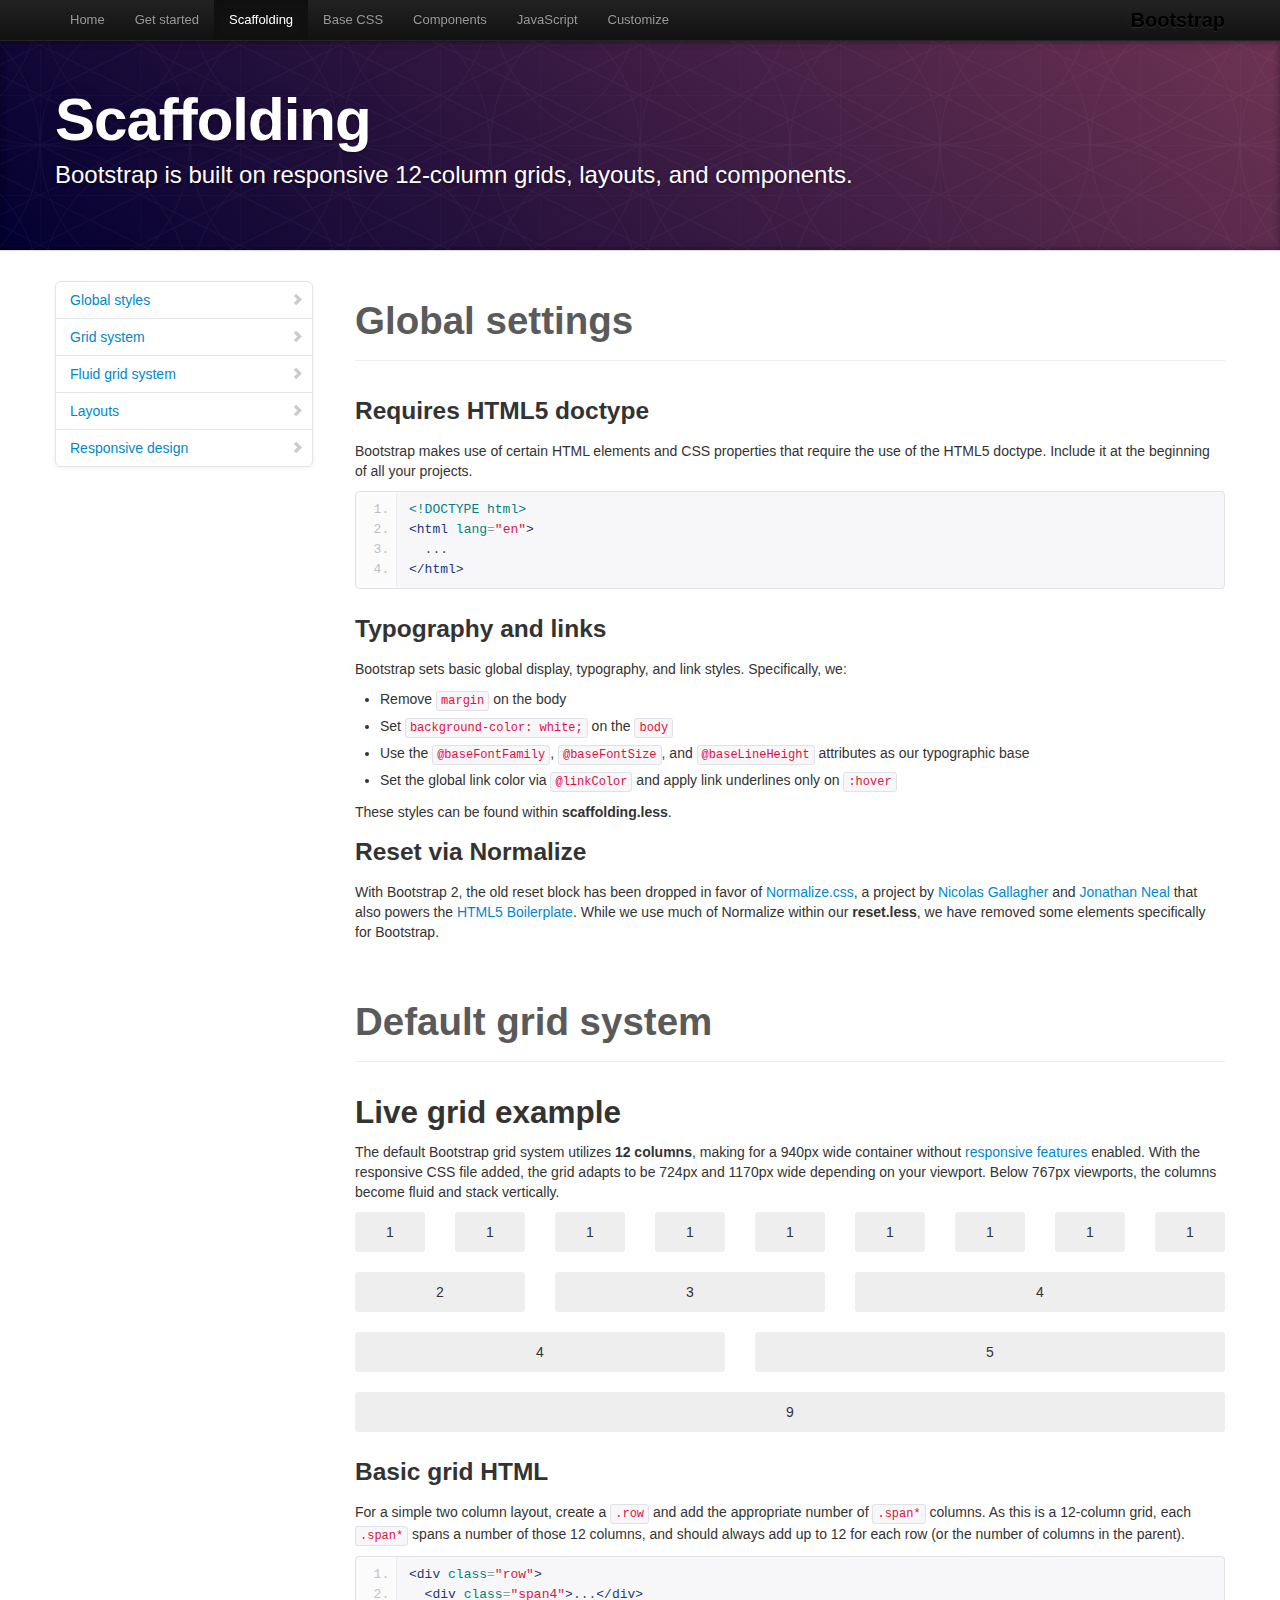
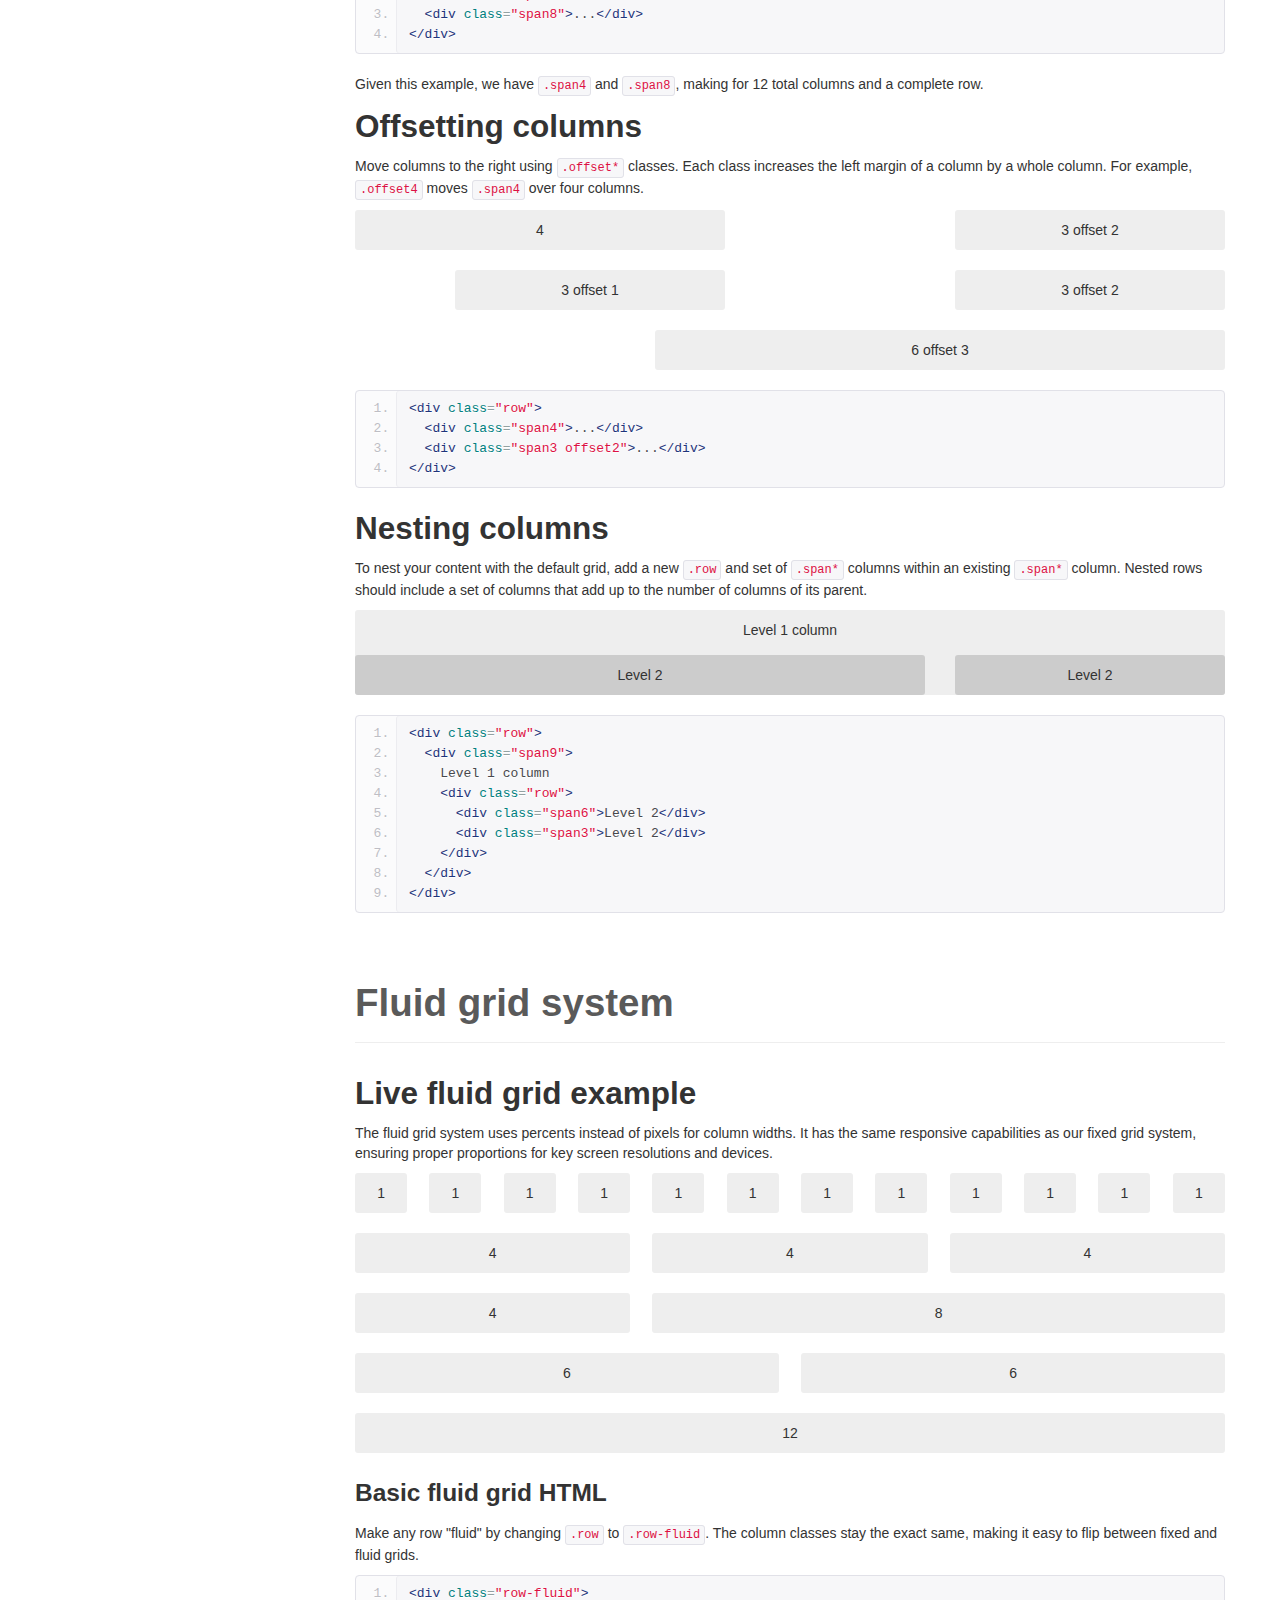
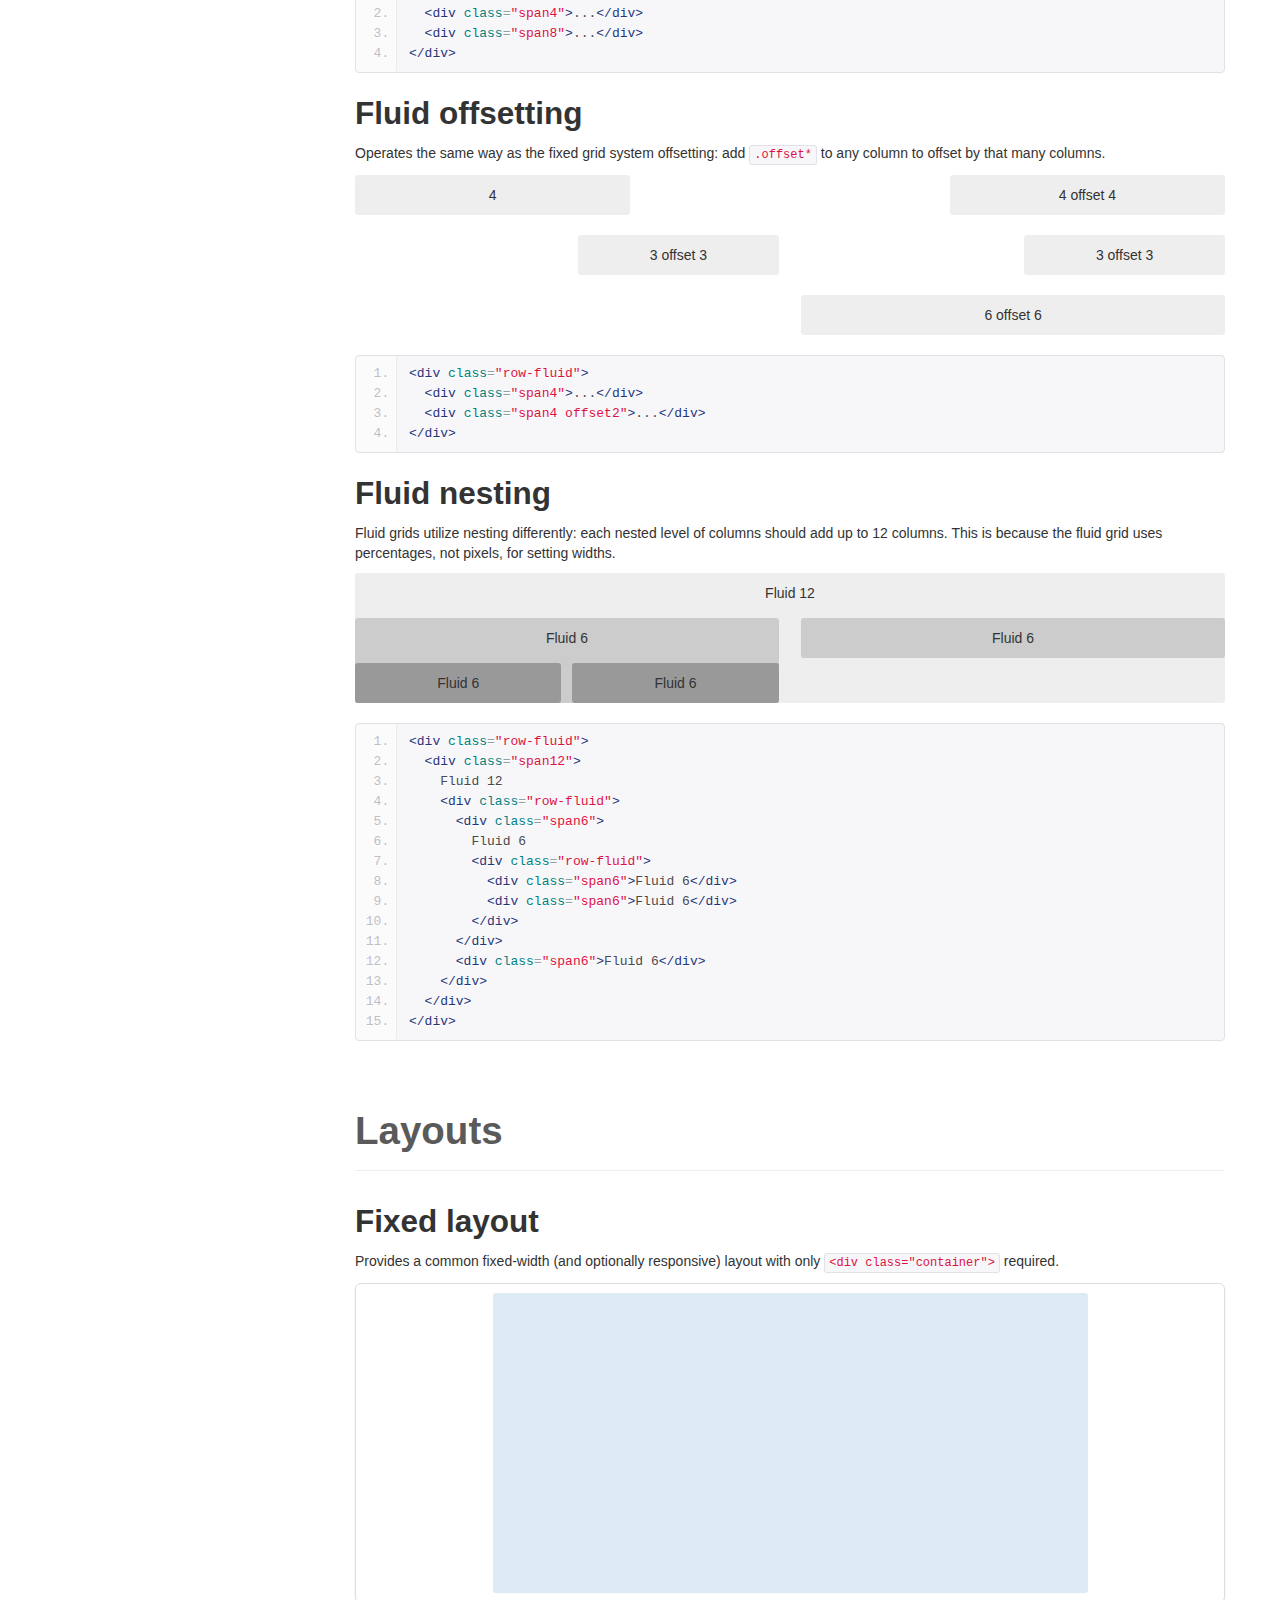
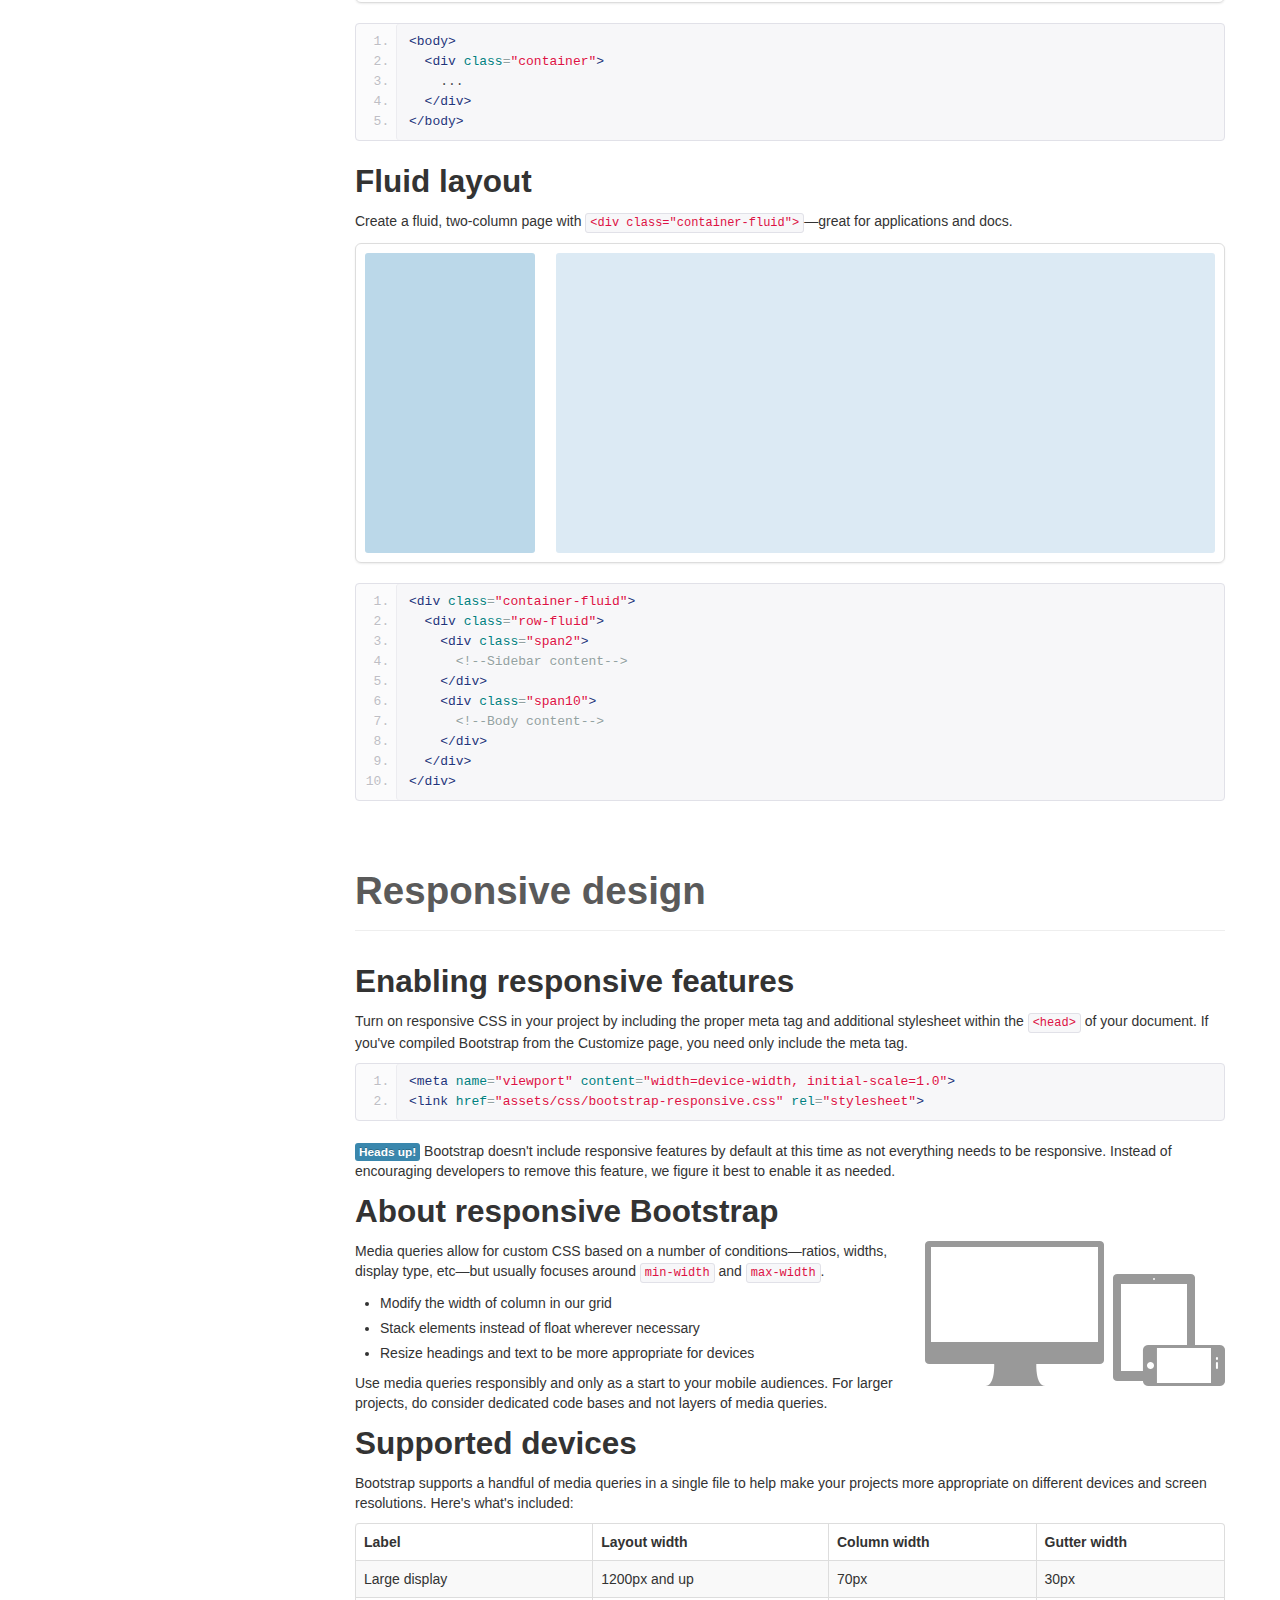
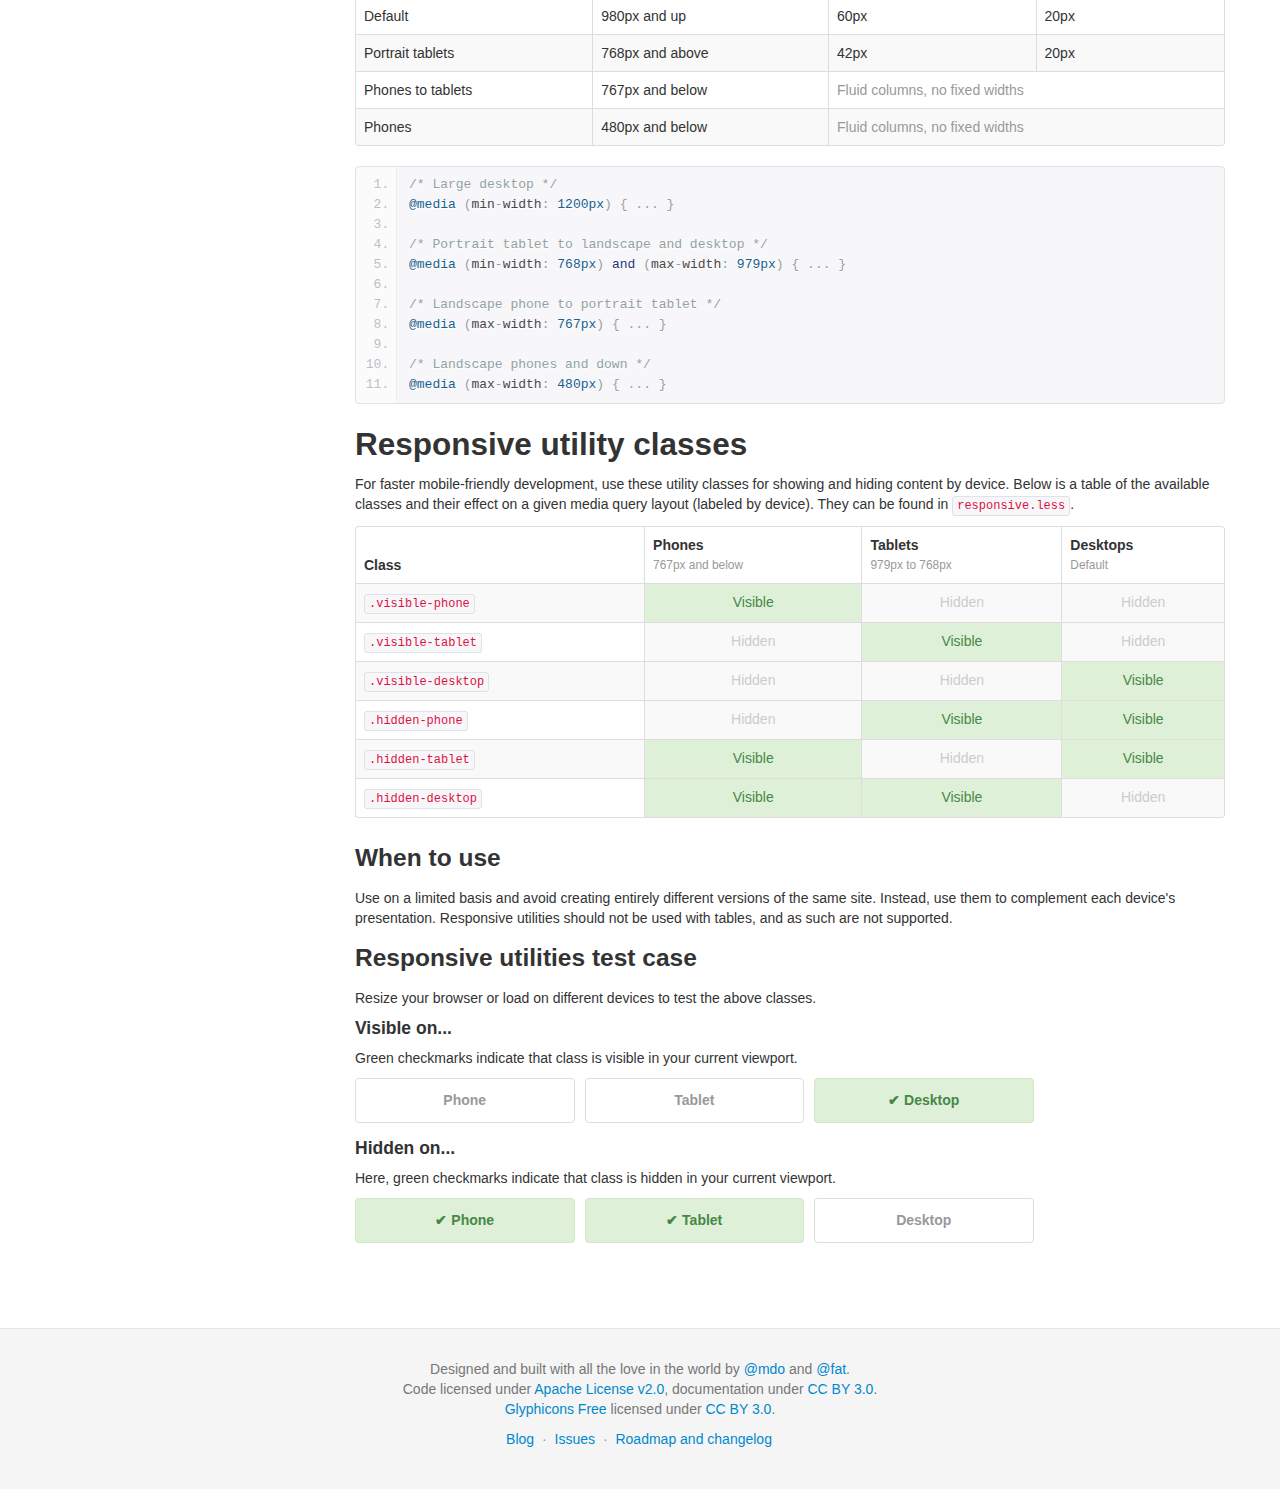
<file: glitchVis/js/bootstrap/docs/scaffolding.html>
<!DOCTYPE html>
<html lang="en">
  <head>
    <meta charset="utf-8">
    <title>Scaffolding · Bootstrap</title>
    <meta name="viewport" content="width=device-width, initial-scale=1.0">
    <meta name="description" content="">
    <meta name="author" content="">

    <!-- Le styles -->
    <link href="assets/css/bootstrap.css" rel="stylesheet">
    <link href="assets/css/bootstrap-responsive.css" rel="stylesheet">
    <link href="assets/css/docs.css" rel="stylesheet">
    <link href="assets/js/google-code-prettify/prettify.css" rel="stylesheet">

    <!-- Le HTML5 shim, for IE6-8 support of HTML5 elements -->
    <!--[if lt IE 9]>
      <script src="http://html5shim.googlecode.com/svn/trunk/html5.js"></script>
    <![endif]-->

    <!-- Le fav and touch icons -->
    <link rel="apple-touch-icon-precomposed" sizes="144x144" href="assets/ico/apple-touch-icon-144-precomposed.png">
    <link rel="apple-touch-icon-precomposed" sizes="114x114" href="assets/ico/apple-touch-icon-114-precomposed.png">
      <link rel="apple-touch-icon-precomposed" sizes="72x72" href="assets/ico/apple-touch-icon-72-precomposed.png">
                    <link rel="apple-touch-icon-precomposed" href="assets/ico/apple-touch-icon-57-precomposed.png">
                                   <link rel="shortcut icon" href="assets/ico/favicon.png">

  </head>

  <body data-spy="scroll" data-target=".bs-docs-sidebar">

    <!-- Navbar
    ================================================== -->
    <div class="navbar navbar-inverse navbar-fixed-top">
      <div class="navbar-inner">
        <div class="container">
          <button type="button" class="btn btn-navbar" data-toggle="collapse" data-target=".nav-collapse">
            <span class="icon-bar"></span>
            <span class="icon-bar"></span>
            <span class="icon-bar"></span>
          </button>
          <a class="brand" href="./index.html">Bootstrap</a>
          <div class="nav-collapse collapse">
            <ul class="nav">
              <li class="">
                <a href="./index.html">Home</a>
              </li>
              <li class="">
                <a href="./getting-started.html">Get started</a>
              </li>
              <li class="active">
                <a href="./scaffolding.html">Scaffolding</a>
              </li>
              <li class="">
                <a href="./base-css.html">Base CSS</a>
              </li>
              <li class="">
                <a href="./components.html">Components</a>
              </li>
              <li class="">
                <a href="./javascript.html">JavaScript</a>
              </li>
              <li class="">
                <a href="./customize.html">Customize</a>
              </li>
            </ul>
          </div>
        </div>
      </div>
    </div>

<!-- Subhead
================================================== -->
<header class="jumbotron subhead" id="overview">
  <div class="container">
    <h1>Scaffolding</h1>
    <p class="lead">Bootstrap is built on responsive 12-column grids, layouts, and components.</p>
  </div>
</header>

  <div class="container">

    <!-- Docs nav
    ================================================== -->
    <div class="row">
      <div class="span3 bs-docs-sidebar">
        <ul class="nav nav-list bs-docs-sidenav">
          <li><a href="#global"><i class="icon-chevron-right"></i> Global styles</a></li>
          <li><a href="#gridSystem"><i class="icon-chevron-right"></i> Grid system</a></li>
          <li><a href="#fluidGridSystem"><i class="icon-chevron-right"></i> Fluid grid system</a></li>
          <li><a href="#layouts"><i class="icon-chevron-right"></i> Layouts</a></li>
          <li><a href="#responsive"><i class="icon-chevron-right"></i> Responsive design</a></li>
        </ul>
      </div>
      <div class="span9">



        <!-- Global Bootstrap settings
        ================================================== -->
        <section id="global">
          <div class="page-header">
            <h1>Global settings</h1>
          </div>

          <h3>Requires HTML5 doctype</h3>
          <p>Bootstrap makes use of certain HTML elements and CSS properties that require the use of the HTML5 doctype. Include it at the beginning of all your projects.</p>
<pre class="prettyprint linenums">
&lt;!DOCTYPE html&gt;
&lt;html lang="en"&gt;
  ...
&lt;/html&gt;
</pre>

          <h3>Typography and links</h3>
          <p>Bootstrap sets basic global display, typography, and link styles. Specifically, we:</p>
          <ul>
            <li>Remove <code>margin</code> on the body</li>
            <li>Set <code>background-color: white;</code> on the <code>body</code></li>
            <li>Use the <code>@baseFontFamily</code>, <code>@baseFontSize</code>, and <code>@baseLineHeight</code> attributes as our typographic base</li>
            <li>Set the global link color via <code>@linkColor</code> and apply link underlines only on <code>:hover</code></li>
          </ul>
          <p>These styles can be found within <strong>scaffolding.less</strong>.</p>

          <h3>Reset via Normalize</h3>
          <p>With Bootstrap 2, the old reset block has been dropped in favor of <a href="http://necolas.github.com/normalize.css/" target="_blank">Normalize.css</a>, a project by <a href="http://twitter.com/necolas" target="_blank">Nicolas Gallagher</a> and <a href="http://twitter.com/jon_neal" target="_blank">Jonathan Neal</a> that also powers the <a href="http://html5boilerplate.com" target="_blank">HTML5 Boilerplate</a>. While we use much of Normalize within our <strong>reset.less</strong>, we have removed some elements specifically for Bootstrap.</p>

        </section>




        <!-- Grid system
        ================================================== -->
        <section id="gridSystem">
          <div class="page-header">
            <h1>Default grid system</h1>
          </div>

          <h2>Live grid example</h2>
          <p>The default Bootstrap grid system utilizes <strong>12 columns</strong>, making for a 940px wide container without <a href="./scaffolding.html#responsive">responsive features</a> enabled. With the responsive CSS file added, the grid adapts to be 724px and 1170px wide depending on your viewport. Below 767px viewports, the columns become fluid and stack vertically.</p>
          <div class="bs-docs-grid">
            <div class="row show-grid">
              <div class="span1">1</div>
              <div class="span1">1</div>
              <div class="span1">1</div>
              <div class="span1">1</div>
              <div class="span1">1</div>
              <div class="span1">1</div>
              <div class="span1">1</div>
              <div class="span1">1</div>
              <div class="span1">1</div>
            </div>
            <div class="row show-grid">
              <div class="span2">2</div>
              <div class="span3">3</div>
              <div class="span4">4</div>
            </div>
            <div class="row show-grid">
              <div class="span4">4</div>
              <div class="span5">5</div>
            </div>
            <div class="row show-grid">
              <div class="span9">9</div>
            </div>
          </div>

          <h3>Basic grid HTML</h3>
          <p>For a simple two column layout, create a <code>.row</code> and add the appropriate number of <code>.span*</code> columns. As this is a 12-column grid, each <code>.span*</code> spans a number of those 12 columns, and should always add up to 12 for each row (or the number of columns in the parent).</p>
<pre class="prettyprint linenums">
&lt;div class="row"&gt;
  &lt;div class="span4"&gt;...&lt;/div&gt;
  &lt;div class="span8"&gt;...&lt;/div&gt;
&lt;/div&gt;
</pre>
          <p>Given this example, we have <code>.span4</code> and <code>.span8</code>, making for 12 total columns and a complete row.</p>

          <h2>Offsetting columns</h2>
          <p>Move columns to the right using <code>.offset*</code> classes. Each class increases the left margin of a column by a whole column. For example, <code>.offset4</code> moves <code>.span4</code> over four columns.</p>
          <div class="bs-docs-grid">
            <div class="row show-grid">
              <div class="span4">4</div>
              <div class="span3 offset2">3 offset 2</div>
            </div><!-- /row -->
            <div class="row show-grid">
              <div class="span3 offset1">3 offset 1</div>
              <div class="span3 offset2">3 offset 2</div>
            </div><!-- /row -->
            <div class="row show-grid">
              <div class="span6 offset3">6 offset 3</div>
            </div><!-- /row -->
          </div>
<pre class="prettyprint linenums">
&lt;div class="row"&gt;
  &lt;div class="span4"&gt;...&lt;/div&gt;
  &lt;div class="span3 offset2"&gt;...&lt;/div&gt;
&lt;/div&gt;
</pre>

          <h2>Nesting columns</h2>
          <p>To nest your content with the default grid, add a new <code>.row</code> and set of <code>.span*</code> columns within an existing <code>.span*</code> column. Nested rows should include a set of columns that add up to the number of columns of its parent.</p>
          <div class="row show-grid">
            <div class="span9">
              Level 1 column
              <div class="row show-grid">
                <div class="span6">
                  Level 2
                </div>
                <div class="span3">
                  Level 2
                </div>
              </div>
            </div>
          </div>
<pre class="prettyprint linenums">
&lt;div class="row"&gt;
  &lt;div class="span9"&gt;
    Level 1 column
    &lt;div class="row"&gt;
      &lt;div class="span6"&gt;Level 2&lt;/div&gt;
      &lt;div class="span3"&gt;Level 2&lt;/div&gt;
    &lt;/div&gt;
  &lt;/div&gt;
&lt;/div&gt;
</pre>
        </section>



        <!-- Fluid grid system
        ================================================== -->
        <section id="fluidGridSystem">
          <div class="page-header">
            <h1>Fluid grid system</h1>
          </div>

          <h2>Live fluid grid example</h2>
          <p>The fluid grid system uses percents instead of pixels for column widths. It has the same responsive capabilities as our fixed grid system, ensuring proper proportions for key screen resolutions and devices.</p>
          <div class="bs-docs-grid">
            <div class="row-fluid show-grid">
              <div class="span1">1</div>
              <div class="span1">1</div>
              <div class="span1">1</div>
              <div class="span1">1</div>
              <div class="span1">1</div>
              <div class="span1">1</div>
              <div class="span1">1</div>
              <div class="span1">1</div>
              <div class="span1">1</div>
              <div class="span1">1</div>
              <div class="span1">1</div>
              <div class="span1">1</div>
            </div>
            <div class="row-fluid show-grid">
              <div class="span4">4</div>
              <div class="span4">4</div>
              <div class="span4">4</div>
            </div>
            <div class="row-fluid show-grid">
              <div class="span4">4</div>
              <div class="span8">8</div>
            </div>
            <div class="row-fluid show-grid">
              <div class="span6">6</div>
              <div class="span6">6</div>
            </div>
            <div class="row-fluid show-grid">
              <div class="span12">12</div>
            </div>
          </div>

          <h3>Basic fluid grid HTML</h3>
          <p>Make any row "fluid" by changing <code>.row</code> to <code>.row-fluid</code>. The column classes stay the exact same, making it easy to flip between fixed and fluid grids.</p>
<pre class="prettyprint linenums">
&lt;div class="row-fluid"&gt;
  &lt;div class="span4"&gt;...&lt;/div&gt;
  &lt;div class="span8"&gt;...&lt;/div&gt;
&lt;/div&gt;
</pre>

          <h2>Fluid offsetting</h2>
          <p>Operates the same way as the fixed grid system offsetting: add <code>.offset*</code> to any column to offset by that many columns.</p>
          <div class="bs-docs-grid">
            <div class="row-fluid show-grid">
              <div class="span4">4</div>
              <div class="span4 offset4">4 offset 4</div>
            </div><!-- /row -->
            <div class="row-fluid show-grid">
              <div class="span3 offset3">3 offset 3</div>
              <div class="span3 offset3">3 offset 3</div>
            </div><!-- /row -->
            <div class="row-fluid show-grid">
              <div class="span6 offset6">6 offset 6</div>
            </div><!-- /row -->
          </div>
<pre class="prettyprint linenums">
&lt;div class="row-fluid"&gt;
  &lt;div class="span4"&gt;...&lt;/div&gt;
  &lt;div class="span4 offset2"&gt;...&lt;/div&gt;
&lt;/div&gt;
</pre>

          <h2>Fluid nesting</h2>
          <p>Fluid grids utilize nesting differently: each nested level of columns should add up to 12 columns. This is because the fluid grid uses percentages, not pixels, for setting widths.</p>
          <div class="row-fluid show-grid">
            <div class="span12">
              Fluid 12
              <div class="row-fluid show-grid">
                <div class="span6">
                  Fluid 6
                  <div class="row-fluid show-grid">
                    <div class="span6">
                      Fluid 6
                    </div>
                    <div class="span6">
                      Fluid 6
                    </div>
                  </div>
                </div>
                <div class="span6">
                  Fluid 6
                </div>
              </div>
            </div>
          </div>
<pre class="prettyprint linenums">
&lt;div class="row-fluid"&gt;
  &lt;div class="span12"&gt;
    Fluid 12
    &lt;div class="row-fluid"&gt;
      &lt;div class="span6"&gt;
        Fluid 6
        &lt;div class="row-fluid"&gt;
          &lt;div class="span6"&gt;Fluid 6&lt;/div&gt;
          &lt;div class="span6"&gt;Fluid 6&lt;/div&gt;
        &lt;/div&gt;
      &lt;/div&gt;
      &lt;div class="span6"&gt;Fluid 6&lt;/div&gt;
    &lt;/div&gt;
  &lt;/div&gt;
&lt;/div&gt;
</pre>

        </section>




        <!-- Layouts (Default and fluid)
        ================================================== -->
        <section id="layouts">
          <div class="page-header">
            <h1>Layouts</h1>
          </div>

          <h2>Fixed layout</h2>
          <p>Provides a common fixed-width (and optionally responsive) layout with only <code>&lt;div class="container"&gt;</code> required.</p>
          <div class="mini-layout">
            <div class="mini-layout-body"></div>
          </div>
<pre class="prettyprint linenums">
&lt;body&gt;
  &lt;div class="container"&gt;
    ...
  &lt;/div&gt;
&lt;/body&gt;
</pre>

          <h2>Fluid layout</h2>
          <p>Create a fluid, two-column page with <code>&lt;div class="container-fluid"&gt;</code>&mdash;great for applications and docs.</p>
          <div class="mini-layout fluid">
            <div class="mini-layout-sidebar"></div>
            <div class="mini-layout-body"></div>
          </div>
<pre class="prettyprint linenums">
&lt;div class="container-fluid"&gt;
  &lt;div class="row-fluid"&gt;
    &lt;div class="span2"&gt;
      &lt;!--Sidebar content--&gt;
    &lt;/div&gt;
    &lt;div class="span10"&gt;
      &lt;!--Body content--&gt;
    &lt;/div&gt;
  &lt;/div&gt;
&lt;/div&gt;
</pre>
        </section>




        <!-- Responsive design
        ================================================== -->
        <section id="responsive">
          <div class="page-header">
            <h1>Responsive design</h1>
          </div>

          <h2>Enabling responsive features</h2>
          <p>Turn on responsive CSS in your project by including the proper meta tag and additional stylesheet within the <code>&lt;head&gt;</code> of your document. If you've compiled Bootstrap from the Customize page, you need only include the meta tag.</p>
<pre class="prettyprint linenums">
&lt;meta name="viewport" content="width=device-width, initial-scale=1.0"&gt;
&lt;link href="assets/css/bootstrap-responsive.css" rel="stylesheet"&gt;
</pre>
          <p><span class="label label-info">Heads up!</span>  Bootstrap doesn't include responsive features by default at this time as not everything needs to be responsive. Instead of encouraging developers to remove this feature, we figure it best to enable it as needed.</p>

          <h2>About responsive Bootstrap</h2>
          <img src="assets/img/responsive-illustrations.png" alt="Responsive devices" style="float: right; margin: 0 0 20px 20px;">
          <p>Media queries allow for custom CSS based on a number of conditions&mdash;ratios, widths, display type, etc&mdash;but usually focuses around <code>min-width</code> and <code>max-width</code>.</p>
          <ul>
            <li>Modify the width of column in our grid</li>
            <li>Stack elements instead of float wherever necessary</li>
            <li>Resize headings and text to be more appropriate for devices</li>
          </ul>
          <p>Use media queries responsibly and only as a start to your mobile audiences. For larger projects, do consider dedicated code bases and not layers of media queries.</p>

          <h2>Supported devices</h2>
          <p>Bootstrap supports a handful of media queries in a single file to help make your projects more appropriate on different devices and screen resolutions. Here's what's included:</p>
          <table class="table table-bordered table-striped">
            <thead>
              <tr>
                <th>Label</th>
                <th>Layout width</th>
                <th>Column width</th>
                <th>Gutter width</th>
              </tr>
            </thead>
            <tbody>
              <tr>
                <td>Large display</td>
                <td>1200px and up</td>
                <td>70px</td>
                <td>30px</td>
              </tr>
              <tr>
                <td>Default</td>
                <td>980px and up</td>
                <td>60px</td>
                <td>20px</td>
              </tr>
              <tr>
                <td>Portrait tablets</td>
                <td>768px and above</td>
                <td>42px</td>
                <td>20px</td>
              </tr>
              <tr>
                <td>Phones to tablets</td>
                <td>767px and below</td>
                <td class="muted" colspan="2">Fluid columns, no fixed widths</td>
              </tr>
              <tr>
                <td>Phones</td>
                <td>480px and below</td>
                <td class="muted" colspan="2">Fluid columns, no fixed widths</td>
              </tr>
            </tbody>
          </table>
<pre class="prettyprint linenums">
/* Large desktop */
@media (min-width: 1200px) { ... }

/* Portrait tablet to landscape and desktop */
@media (min-width: 768px) and (max-width: 979px) { ... }

/* Landscape phone to portrait tablet */
@media (max-width: 767px) { ... }

/* Landscape phones and down */
@media (max-width: 480px) { ... }
</pre>


          <h2>Responsive utility classes</h2>
          <p>For faster mobile-friendly development, use these utility classes for showing and hiding content by device. Below is a table of the available classes and their effect on a given media query layout (labeled by device). They can be found in <code>responsive.less</code>.</p>
          <table class="table table-bordered table-striped responsive-utilities">
            <thead>
              <tr>
                <th>Class</th>
                <th>Phones <small>767px and below</small></th>
                <th>Tablets <small>979px to 768px</small></th>
                <th>Desktops <small>Default</small></th>
              </tr>
            </thead>
            <tbody>
              <tr>
                <th><code>.visible-phone</code></th>
                <td class="is-visible">Visible</td>
                <td class="is-hidden">Hidden</td>
                <td class="is-hidden">Hidden</td>
              </tr>
              <tr>
                <th><code>.visible-tablet</code></th>
                <td class="is-hidden">Hidden</td>
                <td class="is-visible">Visible</td>
                <td class="is-hidden">Hidden</td>
              </tr>
              <tr>
                <th><code>.visible-desktop</code></th>
                <td class="is-hidden">Hidden</td>
                <td class="is-hidden">Hidden</td>
                <td class="is-visible">Visible</td>
              </tr>
              <tr>
                <th><code>.hidden-phone</code></th>
                <td class="is-hidden">Hidden</td>
                <td class="is-visible">Visible</td>
                <td class="is-visible">Visible</td>
              </tr>
              <tr>
                <th><code>.hidden-tablet</code></th>
                <td class="is-visible">Visible</td>
                <td class="is-hidden">Hidden</td>
                <td class="is-visible">Visible</td>
              </tr>
              <tr>
                <th><code>.hidden-desktop</code></th>
                <td class="is-visible">Visible</td>
                <td class="is-visible">Visible</td>
                <td class="is-hidden">Hidden</td>
              </tr>
            </tbody>
          </table>

          <h3>When to use</h3>
          <p>Use on a limited basis and avoid creating entirely different versions of the same site. Instead, use them to complement each device's presentation. Responsive utilities should not be used with tables, and as such are not supported.</p>

          <h3>Responsive utilities test case</h3>
          <p>Resize your browser or load on different devices to test the above classes.</p>
          <h4>Visible on...</h4>
          <p>Green checkmarks indicate that class is visible in your current viewport.</p>
          <ul class="responsive-utilities-test">
            <li>Phone<span class="visible-phone">&#10004; Phone</span></li>
            <li>Tablet<span class="visible-tablet">&#10004; Tablet</span></li>
            <li>Desktop<span class="visible-desktop">&#10004; Desktop</span></li>
          </ul>
          <h4>Hidden on...</h4>
          <p>Here, green checkmarks indicate that class is hidden in your current viewport.</p>
          <ul class="responsive-utilities-test hidden-on">
            <li>Phone<span class="hidden-phone">&#10004; Phone</span></li>
            <li>Tablet<span class="hidden-tablet">&#10004; Tablet</span></li>
            <li>Desktop<span class="hidden-desktop">&#10004; Desktop</span></li>
          </ul>

        </section>



      </div>
    </div>

  </div>



    <!-- Footer
    ================================================== -->
    <footer class="footer">
      <div class="container">
        <p>Designed and built with all the love in the world by <a href="http://twitter.com/mdo" target="_blank">@mdo</a> and <a href="http://twitter.com/fat" target="_blank">@fat</a>.</p>
        <p>Code licensed under <a href="http://www.apache.org/licenses/LICENSE-2.0" target="_blank">Apache License v2.0</a>, documentation under <a href="http://creativecommons.org/licenses/by/3.0/">CC BY 3.0</a>.</p>
        <p><a href="http://glyphicons.com">Glyphicons Free</a> licensed under <a href="http://creativecommons.org/licenses/by/3.0/">CC BY 3.0</a>.</p>
        <ul class="footer-links">
          <li><a href="http://blog.getbootstrap.com">Blog</a></li>
          <li class="muted">&middot;</li>
          <li><a href="https://github.com/twitter/bootstrap/issues?state=open">Issues</a></li>
          <li class="muted">&middot;</li>
          <li><a href="https://github.com/twitter/bootstrap/wiki">Roadmap and changelog</a></li>
        </ul>
      </div>
    </footer>



    <!-- Le javascript
    ================================================== -->
    <!-- Placed at the end of the document so the pages load faster -->
    <script type="text/javascript" src="http://platform.twitter.com/widgets.js"></script>
    <script src="assets/js/jquery.js"></script>
    <script src="assets/js/bootstrap-transition.js"></script>
    <script src="assets/js/bootstrap-alert.js"></script>
    <script src="assets/js/bootstrap-modal.js"></script>
    <script src="assets/js/bootstrap-dropdown.js"></script>
    <script src="assets/js/bootstrap-scrollspy.js"></script>
    <script src="assets/js/bootstrap-tab.js"></script>
    <script src="assets/js/bootstrap-tooltip.js"></script>
    <script src="assets/js/bootstrap-popover.js"></script>
    <script src="assets/js/bootstrap-button.js"></script>
    <script src="assets/js/bootstrap-collapse.js"></script>
    <script src="assets/js/bootstrap-carousel.js"></script>
    <script src="assets/js/bootstrap-typeahead.js"></script>
    <script src="assets/js/bootstrap-affix.js"></script>

    <script src="assets/js/holder/holder.js"></script>
    <script src="assets/js/google-code-prettify/prettify.js"></script>

    <script src="assets/js/application.js"></script>



  </body>
</html>
</file>
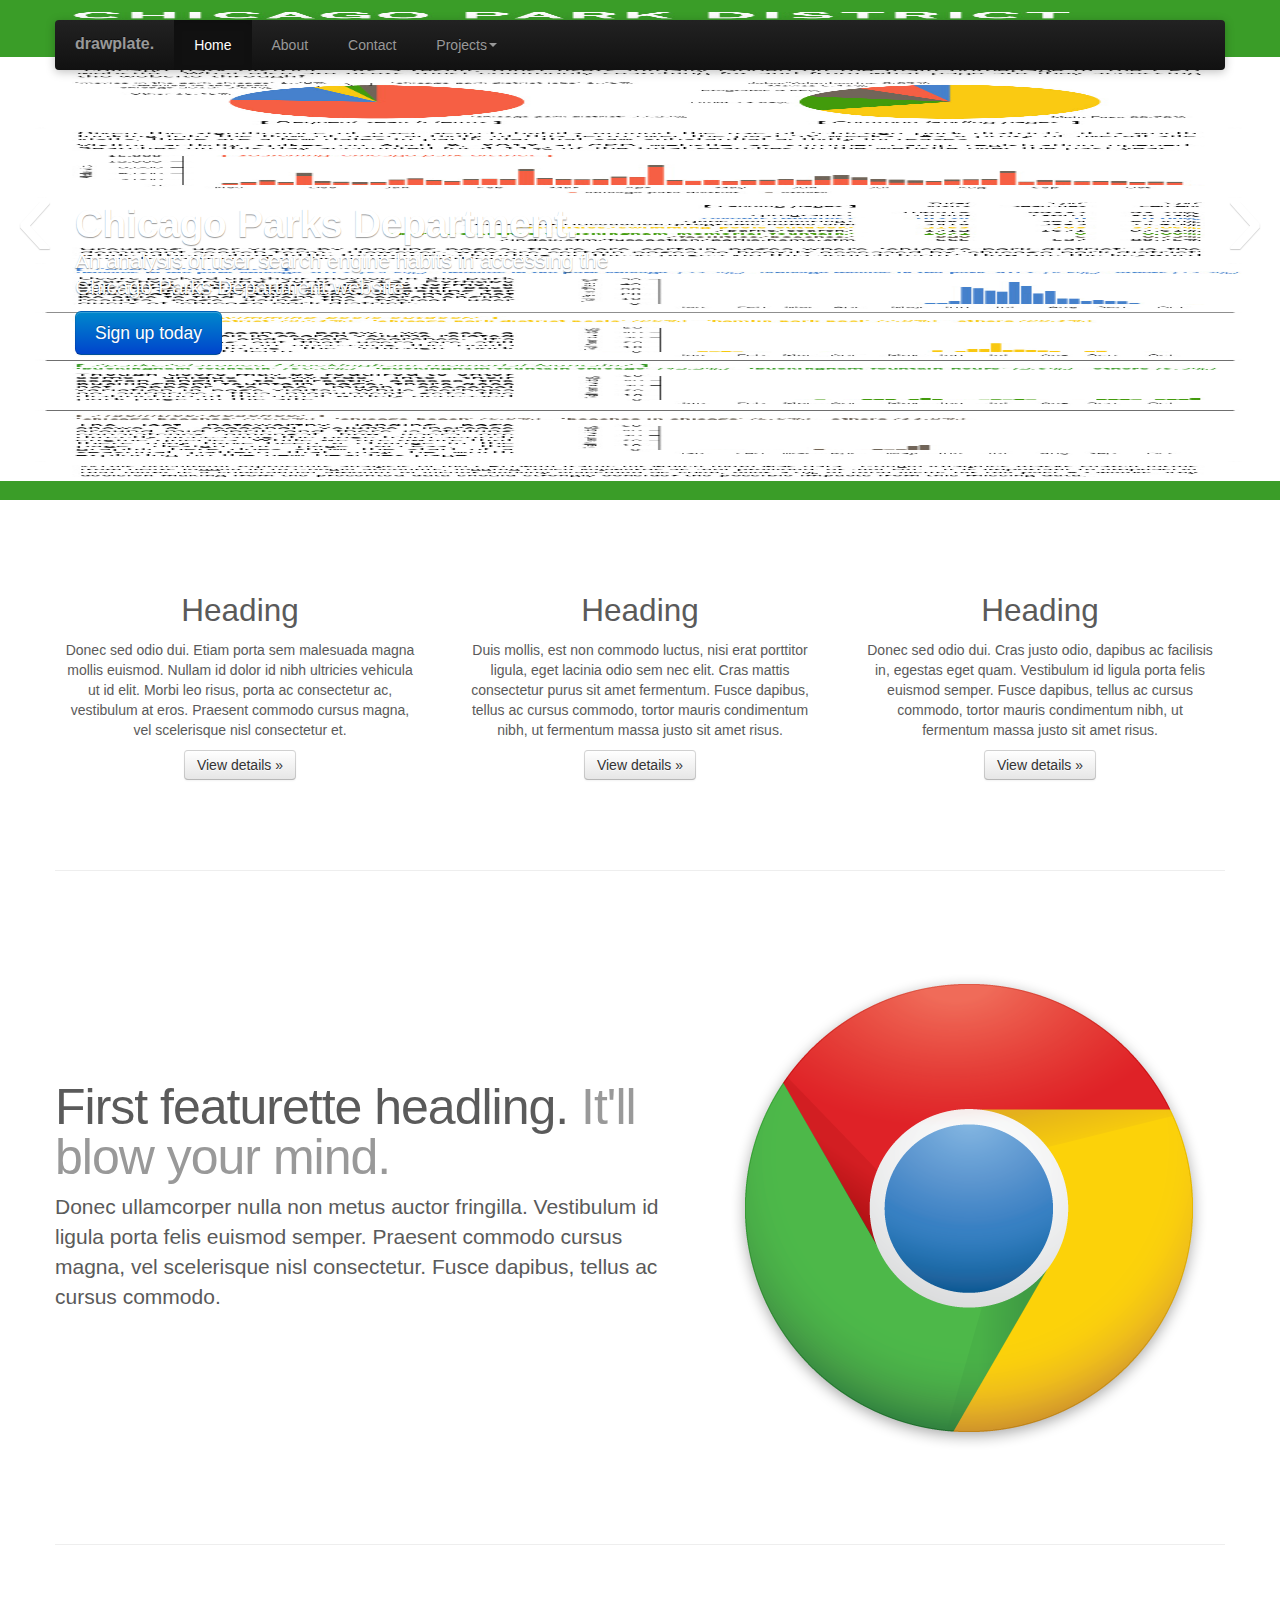
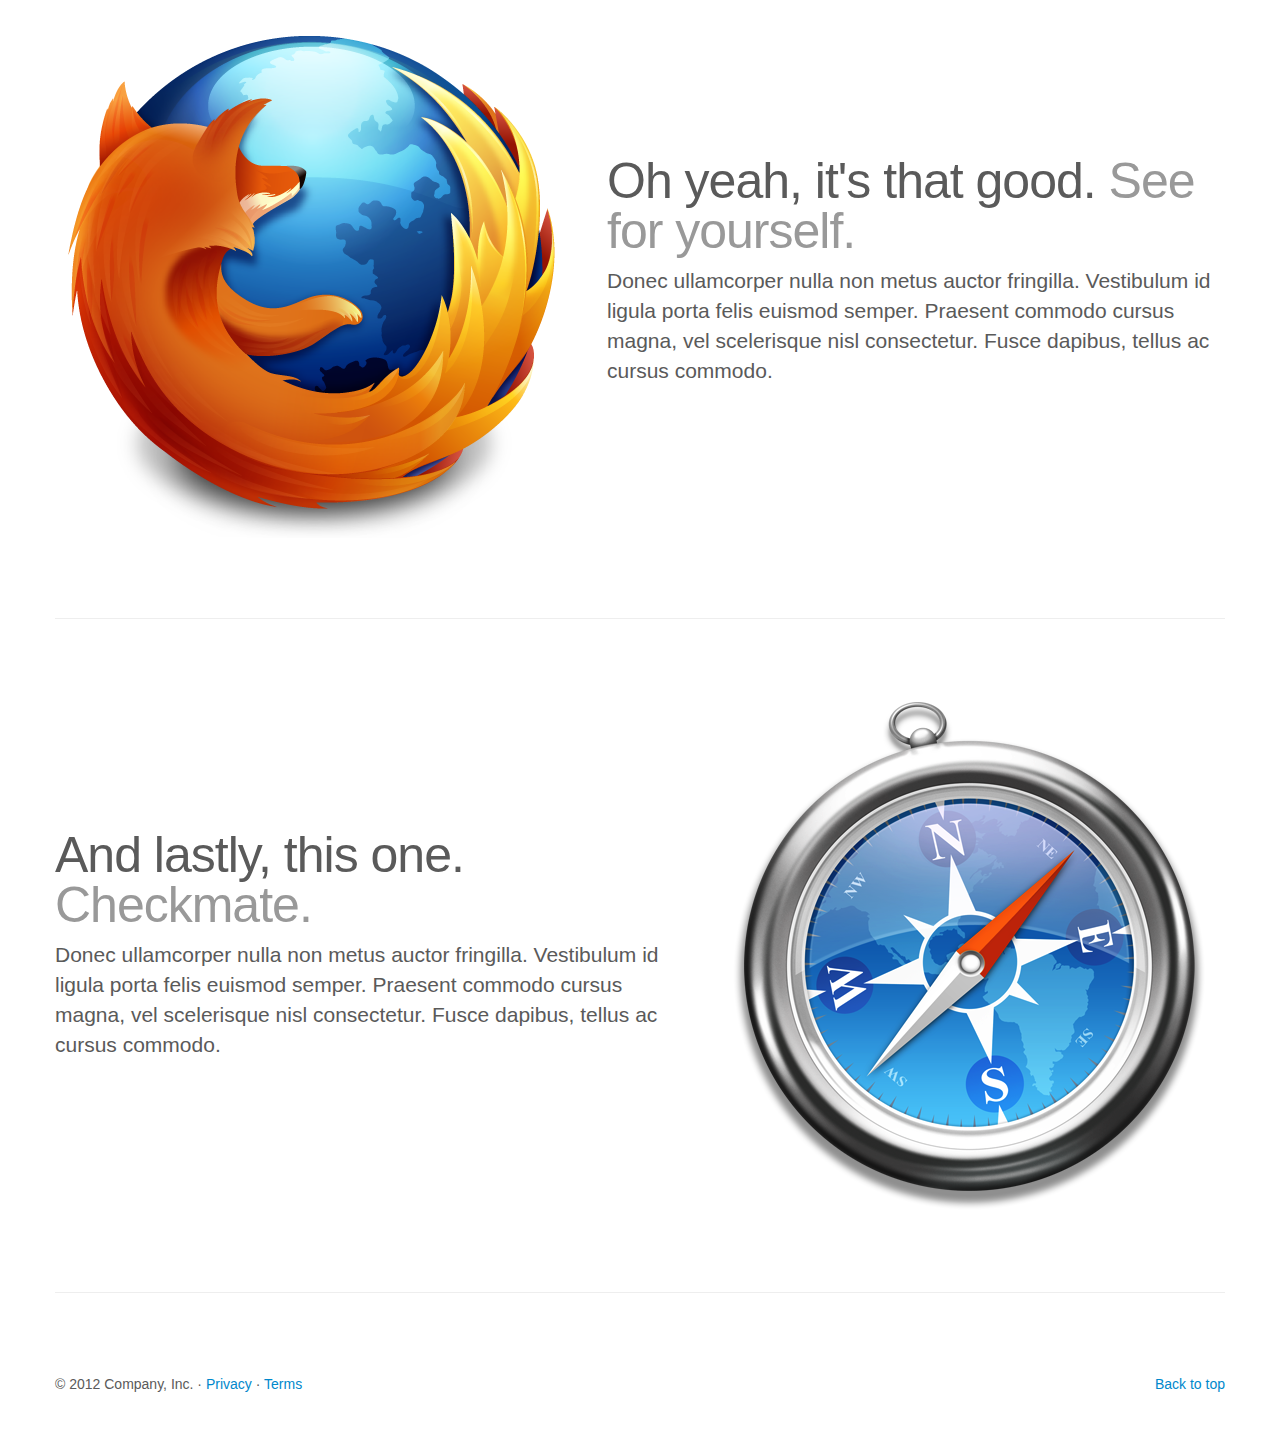
<file: glitchVis/js/bootstrap/docs/examples/carousel.html>
<!DOCTYPE html>
<html lang="en">
  <head>
    <meta charset="utf-8">
    <title>drawplate.</title>
    <meta name="viewport" content="width=device-width, initial-scale=1.0">
    <meta name="description" content="">
    <meta name="author" content="">

    <!-- Le styles -->
    <link href="../assets/css/bootstrap.css" rel="stylesheet">
    <link href="../assets/css/bootstrap-responsive.css" rel="stylesheet">
    <style>

    /* GLOBAL STYLES
    -------------------------------------------------- */
    /* Padding below the footer and lighter body text */

    body {
      padding-bottom: 40px;
      color: #5a5a5a;
    }



    /* CUSTOMIZE THE NAVBAR
    -------------------------------------------------- */

    /* Special class on .container surrounding .navbar, used for positioning it into place. */
    .navbar-wrapper {
      position: absolute;
      top: 0;
      left: 0;
      right: 0;
      z-index: 10;
      margin-top: 20px;
      margin-bottom: -90px; /* Negative margin to pull up carousel. 90px is roughly margins and height of navbar. */
    }
    .navbar-wrapper .navbar {

    }

    /* Remove border and change up box shadow for more contrast */
    .navbar .navbar-inner {
      border: 0;
      -webkit-box-shadow: 0 2px 10px rgba(0,0,0,.25);
         -moz-box-shadow: 0 2px 10px rgba(0,0,0,.25);
              box-shadow: 0 2px 10px rgba(0,0,0,.25);
    }

    /* Downsize the brand/project name a bit */
    .navbar .brand {
      padding: 14px 20px 16px; /* Increase vertical padding to match navbar links */
      font-size: 16px;
      font-weight: bold;
      text-shadow: 0 -1px 0 rgba(0,0,0,.5);
    }

    /* Navbar links: increase padding for taller navbar */
    .navbar .nav > li > a {
      padding: 15px 20px;
    }

    /* Offset the responsive button for proper vertical alignment */
    .navbar .btn-navbar {
      margin-top: 10px;
    }



    /* CUSTOMIZE THE NAVBAR
    -------------------------------------------------- */

    /* Carousel base class */
    .carousel {
      margin-bottom: 60px;
    }

    .carousel .container {
      position: relative;
      z-index: 9;
    }

    .carousel-control {
      height: 80px;
      margin-top: 0;
      font-size: 120px;
      text-shadow: 0 1px 1px rgba(0,0,0,.4);
      background-color: transparent;
      border: 0;
    }

    .carousel .item {
      height: 500px;
    }
    .carousel img {
      position: absolute;
      top: 0;
      left: 0;
      min-width: 100%;
      height: 500px;
    }

    .carousel-caption {
      background-color: transparent;
      position: static;
      max-width: 550px;
      padding: 0 20px;
      margin-top: 200px;
    }
    .carousel-caption h1,
    .carousel-caption .lead {
      margin: 0;
      line-height: 1.25;
      color: #fff;
      text-shadow: 0 1px 1px rgba(0,0,0,.4);
    }
    .carousel-caption .btn {
      margin-top: 10px;
    }



    /* MARKETING CONTENT
    -------------------------------------------------- */

    /* Center align the text within the three columns below the carousel */
    .marketing .span4 {
      text-align: center;
    }
    .marketing h2 {
      font-weight: normal;
    }
    .marketing .span4 p {
      margin-left: 10px;
      margin-right: 10px;
    }


    /* Featurettes
    ------------------------- */

    .featurette-divider {
      margin: 80px 0; /* Space out the Bootstrap <hr> more */
    }
    .featurette {
      padding-top: 120px; /* Vertically center images part 1: add padding above and below text. */
      overflow: hidden; /* Vertically center images part 2: clear their floats. */
    }
    .featurette-image {
      margin-top: -120px; /* Vertically center images part 3: negative margin up the image the same amount of the padding to center it. */
    }

    /* Give some space on the sides of the floated elements so text doesn't run right into it. */
    .featurette-image.pull-left {
      margin-right: 40px;
    }
    .featurette-image.pull-right {
      margin-left: 40px;
    }

    /* Thin out the marketing headings */
    .featurette-heading {
      font-size: 50px;
      font-weight: 300;
      line-height: 1;
      letter-spacing: -1px;
    }



    /* RESPONSIVE CSS
    -------------------------------------------------- */

    @media (max-width: 979px) {

      .container.navbar-wrapper {
        margin-bottom: 0;
        width: auto;
      }
      .navbar-inner {
        border-radius: 0;
        margin: -20px 0;
      }

      .carousel .item {
        height: 500px;
      }
      .carousel img {
        width: auto;
        height: 500px;
      }

      .featurette {
        height: auto;
        padding: 0;
      }
      .featurette-image.pull-left,
      .featurette-image.pull-right {
        display: block;
        float: none;
        max-width: 40%;
        margin: 0 auto 20px;
      }
    }


    @media (max-width: 767px) {

      .navbar-inner {
        margin: -20px;
      }

      .carousel {
        margin-left: -20px;
        margin-right: -20px;
      }
      .carousel .container {

      }
      .carousel .item {
        height: 300px;
      }
      .carousel img {
        height: 300px;
      }
      .carousel-caption {
        width: 65%;
        padding: 0 70px;
        margin-top: 100px;
      }
      .carousel-caption h1 {
        font-size: 30px;
      }
      .carousel-caption .lead,
      .carousel-caption .btn {
        font-size: 18px;
      }

      .marketing .span4 + .span4 {
        margin-top: 40px;
      }

      .featurette-heading {
        font-size: 30px;
      }
      .featurette .lead {
        font-size: 18px;
        line-height: 1.5;
      }

    }
    </style>

    <!-- HTML5 shim, for IE6-8 support of HTML5 elements -->
    <!--[if lt IE 9]>
      <script src="http://html5shim.googlecode.com/svn/trunk/html5.js"></script>
    <![endif]-->

    <!-- Fav and touch icons -->
    <link rel="apple-touch-icon-precomposed" sizes="144x144" href="../assets/ico/apple-touch-icon-144-precomposed.png">
    <link rel="apple-touch-icon-precomposed" sizes="114x114" href="../assets/ico/apple-touch-icon-114-precomposed.png">
      <link rel="apple-touch-icon-precomposed" sizes="72x72" href="../assets/ico/apple-touch-icon-72-precomposed.png">
                    <link rel="apple-touch-icon-precomposed" href="../assets/ico/apple-touch-icon-57-precomposed.png">
                                   <link rel="shortcut icon" href="../assets/ico/favicon.png">
  </head>

  <body>



    <!-- NAVBAR
    ================================================== -->
    <div class="navbar-wrapper">
      <!-- Wrap the .navbar in .container to center it within the absolutely positioned parent. -->
      <div class="container">

        <div class="navbar navbar-inverse">
          <div class="navbar-inner">
            <!-- Responsive Navbar Part 1: Button for triggering responsive navbar (not covered in tutorial). Include responsive CSS to utilize. -->
            <a class="btn btn-navbar" data-toggle="collapse" data-target=".nav-collapse">
              <span class="icon-bar"></span>
              <span class="icon-bar"></span>
              <span class="icon-bar"></span>
            </a>
            <a class="brand" href="#">drawplate.</a>
            <!-- Responsive Navbar Part 2: Place all navbar contents you want collapsed withing .navbar-collapse.collapse. -->
            <div class="nav-collapse collapse">
              <ul class="nav">
                <li class="active"><a href="#">Home</a></li>
                <li><a href="#about">About</a></li>
                <li><a href="#contact">Contact</a></li>
                <!-- Read about Bootstrap dropdowns at http://twitter.github.com/bootstrap/javascript.html#dropdowns -->
                <li class="dropdown">
                  <a href="#" class="dropdown-toggle" data-toggle="dropdown">Projects<b class="caret"></b></a>
                  <ul class="dropdown-menu">
                    <li><a href="#">Action</a></li>
                    <li><a href="#">Another action</a></li>
                    <li><a href="#">Something else here</a></li>
                    <li class="divider"></li>
                    <li class="nav-header">Nav header</li>
                    <li><a href="#">Separated link</a></li>
                    <li><a href="#">One more separated link</a></li>
                  </ul>
                </li>
              </ul>
            </div><!--/.nav-collapse -->
          </div><!-- /.navbar-inner -->
        </div><!-- /.navbar -->

      </div> <!-- /.container -->
    </div><!-- /.navbar-wrapper -->



    <!-- Carousel
    ================================================== -->
    <div id="myCarousel" class="carousel slide">
      <div class="carousel-inner">
        <div class="item active">
          <img src="../assets/img/examples/CPD-2012 Search Term Analysis-webgraphic.jpg" alt="">
          <div class="container">
            <div class="carousel-caption">
              <h1>Chicago Parks Department.</h1>
              <p class="lead">An analysis of user search engine habits in accessing the Chicago Parks Department website.</p>
              <a class="btn btn-large btn-primary" href="#">Sign up today</a>
            </div>
          </div>
        </div>
        <div class="item">
          <img src="../assets/img/examples/slide-02.jpg" alt="">
          <div class="container">
            <div class="carousel-caption">
              <h1>Another example headline.</h1>
              <p class="lead">Cras justo odio, dapibus ac facilisis in, egestas eget quam. Donec id elit non mi porta gravida at eget metus. Nullam id dolor id nibh ultricies vehicula ut id elit.</p>
              <a class="btn btn-large btn-primary" href="#">Learn more</a>
            </div>
          </div>
        </div>
        <div class="item">
          <img src="../assets/img/examples/slide-03.jpg" alt="">
          <div class="container">
            <div class="carousel-caption">
              <h1>One more for good measure.</h1>
              <p class="lead">Cras justo odio, dapibus ac facilisis in, egestas eget quam. Donec id elit non mi porta gravida at eget metus. Nullam id dolor id nibh ultricies vehicula ut id elit.</p>
              <a class="btn btn-large btn-primary" href="#">Browse gallery</a>
            </div>
          </div>
        </div>
      </div>
      <a class="left carousel-control" href="#myCarousel" data-slide="prev">&lsaquo;</a>
      <a class="right carousel-control" href="#myCarousel" data-slide="next">&rsaquo;</a>
    </div><!-- /.carousel -->



    <!-- Marketing messaging and featurettes
    ================================================== -->
    <!-- Wrap the rest of the page in another container to center all the content. -->

    <div class="container marketing">

      <!-- Three columns of text below the carousel -->
      <div class="row">
        <div class="span4">
          <img class="img-circle" data-src="holder.js/140x140">
          <h2>Heading</h2>
          <p>Donec sed odio dui. Etiam porta sem malesuada magna mollis euismod. Nullam id dolor id nibh ultricies vehicula ut id elit. Morbi leo risus, porta ac consectetur ac, vestibulum at eros. Praesent commodo cursus magna, vel scelerisque nisl consectetur et.</p>
          <p><a class="btn" href="#">View details &raquo;</a></p>
        </div><!-- /.span4 -->
        <div class="span4">
          <img class="img-circle" data-src="holder.js/140x140">
          <h2>Heading</h2>
          <p>Duis mollis, est non commodo luctus, nisi erat porttitor ligula, eget lacinia odio sem nec elit. Cras mattis consectetur purus sit amet fermentum. Fusce dapibus, tellus ac cursus commodo, tortor mauris condimentum nibh, ut fermentum massa justo sit amet risus.</p>
          <p><a class="btn" href="#">View details &raquo;</a></p>
        </div><!-- /.span4 -->
        <div class="span4">
          <img class="img-circle" data-src="holder.js/140x140">
          <h2>Heading</h2>
          <p>Donec sed odio dui. Cras justo odio, dapibus ac facilisis in, egestas eget quam. Vestibulum id ligula porta felis euismod semper. Fusce dapibus, tellus ac cursus commodo, tortor mauris condimentum nibh, ut fermentum massa justo sit amet risus.</p>
          <p><a class="btn" href="#">View details &raquo;</a></p>
        </div><!-- /.span4 -->
      </div><!-- /.row -->


      <!-- START THE FEATURETTES -->

      <hr class="featurette-divider">

      <div class="featurette">
        <img class="featurette-image pull-right" src="../assets/img/examples/browser-icon-chrome.png">
        <h2 class="featurette-heading">First featurette headling. <span class="muted">It'll blow your mind.</span></h2>
        <p class="lead">Donec ullamcorper nulla non metus auctor fringilla. Vestibulum id ligula porta felis euismod semper. Praesent commodo cursus magna, vel scelerisque nisl consectetur. Fusce dapibus, tellus ac cursus commodo.</p>
      </div>

      <hr class="featurette-divider">

      <div class="featurette">
        <img class="featurette-image pull-left" src="../assets/img/examples/browser-icon-firefox.png">
        <h2 class="featurette-heading">Oh yeah, it's that good. <span class="muted">See for yourself.</span></h2>
        <p class="lead">Donec ullamcorper nulla non metus auctor fringilla. Vestibulum id ligula porta felis euismod semper. Praesent commodo cursus magna, vel scelerisque nisl consectetur. Fusce dapibus, tellus ac cursus commodo.</p>
      </div>

      <hr class="featurette-divider">

      <div class="featurette">
        <img class="featurette-image pull-right" src="../assets/img/examples/browser-icon-safari.png">
        <h2 class="featurette-heading">And lastly, this one. <span class="muted">Checkmate.</span></h2>
        <p class="lead">Donec ullamcorper nulla non metus auctor fringilla. Vestibulum id ligula porta felis euismod semper. Praesent commodo cursus magna, vel scelerisque nisl consectetur. Fusce dapibus, tellus ac cursus commodo.</p>
      </div>

      <hr class="featurette-divider">

      <!-- /END THE FEATURETTES -->


      <!-- FOOTER -->
      <footer>
        <p class="pull-right"><a href="#">Back to top</a></p>
        <p>&copy; 2012 Company, Inc. &middot; <a href="#">Privacy</a> &middot; <a href="#">Terms</a></p>
      </footer>

    </div><!-- /.container -->



    <!-- Le javascript
    ================================================== -->
    <!-- Placed at the end of the document so the pages load faster -->
    <script src="../assets/js/jquery.js"></script>
    <script src="../assets/js/bootstrap-transition.js"></script>
    <script src="../assets/js/bootstrap-alert.js"></script>
    <script src="../assets/js/bootstrap-modal.js"></script>
    <script src="../assets/js/bootstrap-dropdown.js"></script>
    <script src="../assets/js/bootstrap-scrollspy.js"></script>
    <script src="../assets/js/bootstrap-tab.js"></script>
    <script src="../assets/js/bootstrap-tooltip.js"></script>
    <script src="../assets/js/bootstrap-popover.js"></script>
    <script src="../assets/js/bootstrap-button.js"></script>
    <script src="../assets/js/bootstrap-collapse.js"></script>
    <script src="../assets/js/bootstrap-carousel.js"></script>
    <script src="../assets/js/bootstrap-typeahead.js"></script>
    <script>
      !function ($) {
        $(function(){
          // carousel demo
          $('#myCarousel').carousel()
        })
      }(window.jQuery)
    </script>
  </body>
</html>
</file>
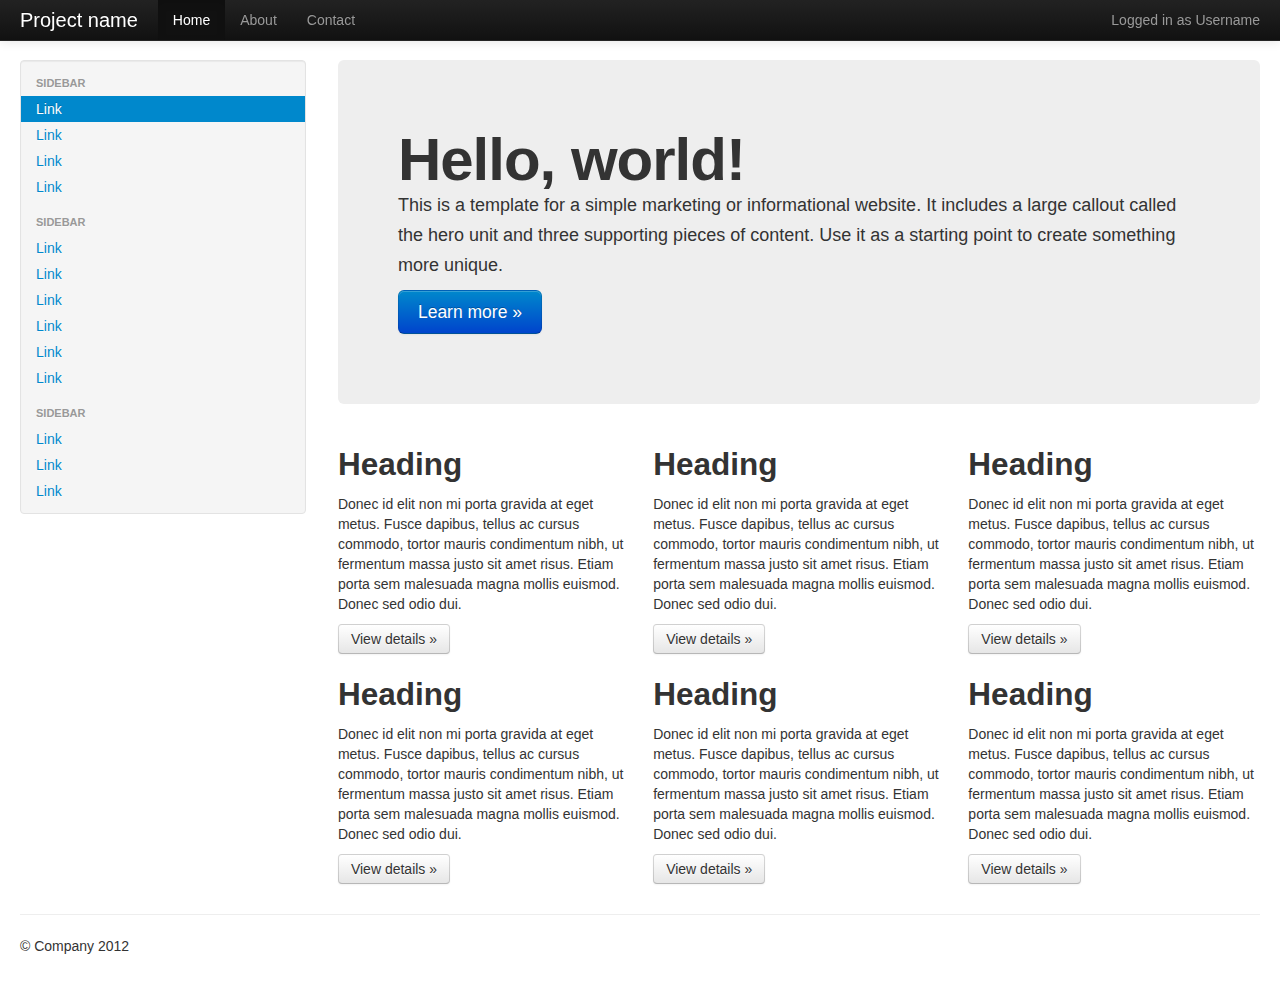
<file: glitchVis/js/bootstrap/docs/examples/fluid.html>
<!DOCTYPE html>
<html lang="en">
  <head>
    <meta charset="utf-8">
    <title>Bootstrap, from Twitter</title>
    <meta name="viewport" content="width=device-width, initial-scale=1.0">
    <meta name="description" content="">
    <meta name="author" content="">

    <!-- Le styles -->
    <link href="../assets/css/bootstrap.css" rel="stylesheet">
    <style type="text/css">
      body {
        padding-top: 60px;
        padding-bottom: 40px;
      }
      .sidebar-nav {
        padding: 9px 0;
      }
    </style>
    <link href="../assets/css/bootstrap-responsive.css" rel="stylesheet">

    <!-- HTML5 shim, for IE6-8 support of HTML5 elements -->
    <!--[if lt IE 9]>
      <script src="http://html5shim.googlecode.com/svn/trunk/html5.js"></script>
    <![endif]-->

    <!-- Fav and touch icons -->
    <link rel="apple-touch-icon-precomposed" sizes="144x144" href="../assets/ico/apple-touch-icon-144-precomposed.png">
    <link rel="apple-touch-icon-precomposed" sizes="114x114" href="../assets/ico/apple-touch-icon-114-precomposed.png">
      <link rel="apple-touch-icon-precomposed" sizes="72x72" href="../assets/ico/apple-touch-icon-72-precomposed.png">
                    <link rel="apple-touch-icon-precomposed" href="../assets/ico/apple-touch-icon-57-precomposed.png">
                                   <link rel="shortcut icon" href="../assets/ico/favicon.png">
  </head>

  <body>

    <div class="navbar navbar-inverse navbar-fixed-top">
      <div class="navbar-inner">
        <div class="container-fluid">
          <a class="btn btn-navbar" data-toggle="collapse" data-target=".nav-collapse">
            <span class="icon-bar"></span>
            <span class="icon-bar"></span>
            <span class="icon-bar"></span>
          </a>
          <a class="brand" href="#">Project name</a>
          <div class="nav-collapse collapse">
            <p class="navbar-text pull-right">
              Logged in as <a href="#" class="navbar-link">Username</a>
            </p>
            <ul class="nav">
              <li class="active"><a href="#">Home</a></li>
              <li><a href="#about">About</a></li>
              <li><a href="#contact">Contact</a></li>
            </ul>
          </div><!--/.nav-collapse -->
        </div>
      </div>
    </div>

    <div class="container-fluid">
      <div class="row-fluid">
        <div class="span3">
          <div class="well sidebar-nav">
            <ul class="nav nav-list">
              <li class="nav-header">Sidebar</li>
              <li class="active"><a href="#">Link</a></li>
              <li><a href="#">Link</a></li>
              <li><a href="#">Link</a></li>
              <li><a href="#">Link</a></li>
              <li class="nav-header">Sidebar</li>
              <li><a href="#">Link</a></li>
              <li><a href="#">Link</a></li>
              <li><a href="#">Link</a></li>
              <li><a href="#">Link</a></li>
              <li><a href="#">Link</a></li>
              <li><a href="#">Link</a></li>
              <li class="nav-header">Sidebar</li>
              <li><a href="#">Link</a></li>
              <li><a href="#">Link</a></li>
              <li><a href="#">Link</a></li>
            </ul>
          </div><!--/.well -->
        </div><!--/span-->
        <div class="span9">
          <div class="hero-unit">
            <h1>Hello, world!</h1>
            <p>This is a template for a simple marketing or informational website. It includes a large callout called the hero unit and three supporting pieces of content. Use it as a starting point to create something more unique.</p>
            <p><a class="btn btn-primary btn-large">Learn more &raquo;</a></p>
          </div>
          <div class="row-fluid">
            <div class="span4">
              <h2>Heading</h2>
              <p>Donec id elit non mi porta gravida at eget metus. Fusce dapibus, tellus ac cursus commodo, tortor mauris condimentum nibh, ut fermentum massa justo sit amet risus. Etiam porta sem malesuada magna mollis euismod. Donec sed odio dui. </p>
              <p><a class="btn" href="#">View details &raquo;</a></p>
            </div><!--/span-->
            <div class="span4">
              <h2>Heading</h2>
              <p>Donec id elit non mi porta gravida at eget metus. Fusce dapibus, tellus ac cursus commodo, tortor mauris condimentum nibh, ut fermentum massa justo sit amet risus. Etiam porta sem malesuada magna mollis euismod. Donec sed odio dui. </p>
              <p><a class="btn" href="#">View details &raquo;</a></p>
            </div><!--/span-->
            <div class="span4">
              <h2>Heading</h2>
              <p>Donec id elit non mi porta gravida at eget metus. Fusce dapibus, tellus ac cursus commodo, tortor mauris condimentum nibh, ut fermentum massa justo sit amet risus. Etiam porta sem malesuada magna mollis euismod. Donec sed odio dui. </p>
              <p><a class="btn" href="#">View details &raquo;</a></p>
            </div><!--/span-->
          </div><!--/row-->
          <div class="row-fluid">
            <div class="span4">
              <h2>Heading</h2>
              <p>Donec id elit non mi porta gravida at eget metus. Fusce dapibus, tellus ac cursus commodo, tortor mauris condimentum nibh, ut fermentum massa justo sit amet risus. Etiam porta sem malesuada magna mollis euismod. Donec sed odio dui. </p>
              <p><a class="btn" href="#">View details &raquo;</a></p>
            </div><!--/span-->
            <div class="span4">
              <h2>Heading</h2>
              <p>Donec id elit non mi porta gravida at eget metus. Fusce dapibus, tellus ac cursus commodo, tortor mauris condimentum nibh, ut fermentum massa justo sit amet risus. Etiam porta sem malesuada magna mollis euismod. Donec sed odio dui. </p>
              <p><a class="btn" href="#">View details &raquo;</a></p>
            </div><!--/span-->
            <div class="span4">
              <h2>Heading</h2>
              <p>Donec id elit non mi porta gravida at eget metus. Fusce dapibus, tellus ac cursus commodo, tortor mauris condimentum nibh, ut fermentum massa justo sit amet risus. Etiam porta sem malesuada magna mollis euismod. Donec sed odio dui. </p>
              <p><a class="btn" href="#">View details &raquo;</a></p>
            </div><!--/span-->
          </div><!--/row-->
        </div><!--/span-->
      </div><!--/row-->

      <hr>

      <footer>
        <p>&copy; Company 2012</p>
      </footer>

    </div><!--/.fluid-container-->

    <!-- Le javascript
    ================================================== -->
    <!-- Placed at the end of the document so the pages load faster -->
    <script src="../assets/js/jquery.js"></script>
    <script src="../assets/js/bootstrap-transition.js"></script>
    <script src="../assets/js/bootstrap-alert.js"></script>
    <script src="../assets/js/bootstrap-modal.js"></script>
    <script src="../assets/js/bootstrap-dropdown.js"></script>
    <script src="../assets/js/bootstrap-scrollspy.js"></script>
    <script src="../assets/js/bootstrap-tab.js"></script>
    <script src="../assets/js/bootstrap-tooltip.js"></script>
    <script src="../assets/js/bootstrap-popover.js"></script>
    <script src="../assets/js/bootstrap-button.js"></script>
    <script src="../assets/js/bootstrap-collapse.js"></script>
    <script src="../assets/js/bootstrap-carousel.js"></script>
    <script src="../assets/js/bootstrap-typeahead.js"></script>

  </body>
</html>
</file>
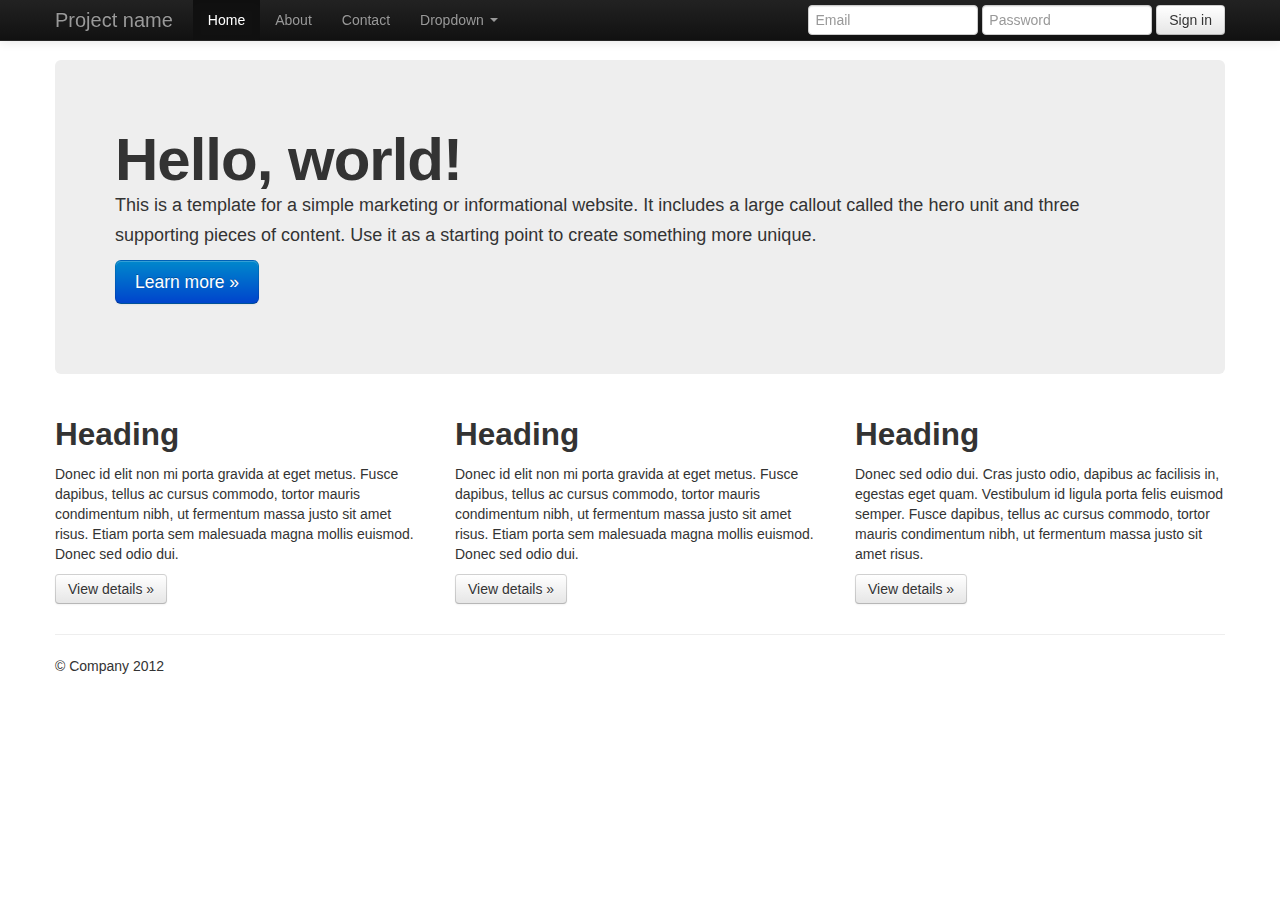
<file: glitchVis/js/bootstrap/docs/examples/hero.html>
<!DOCTYPE html>
<html lang="en">
  <head>
    <meta charset="utf-8">
    <title>Bootstrap, from Twitter</title>
    <meta name="viewport" content="width=device-width, initial-scale=1.0">
    <meta name="description" content="">
    <meta name="author" content="">

    <!-- Le styles -->
    <link href="../assets/css/bootstrap.css" rel="stylesheet">
    <style type="text/css">
      body {
        padding-top: 60px;
        padding-bottom: 40px;
      }
    </style>
    <link href="../assets/css/bootstrap-responsive.css" rel="stylesheet">

    <!-- HTML5 shim, for IE6-8 support of HTML5 elements -->
    <!--[if lt IE 9]>
      <script src="http://html5shim.googlecode.com/svn/trunk/html5.js"></script>
    <![endif]-->

    <!-- Fav and touch icons -->
    <link rel="apple-touch-icon-precomposed" sizes="144x144" href="../assets/ico/apple-touch-icon-144-precomposed.png">
    <link rel="apple-touch-icon-precomposed" sizes="114x114" href="../assets/ico/apple-touch-icon-114-precomposed.png">
      <link rel="apple-touch-icon-precomposed" sizes="72x72" href="../assets/ico/apple-touch-icon-72-precomposed.png">
                    <link rel="apple-touch-icon-precomposed" href="../assets/ico/apple-touch-icon-57-precomposed.png">
                                   <link rel="shortcut icon" href="../assets/ico/favicon.png">
  </head>

  <body>

    <div class="navbar navbar-inverse navbar-fixed-top">
      <div class="navbar-inner">
        <div class="container">
          <a class="btn btn-navbar" data-toggle="collapse" data-target=".nav-collapse">
            <span class="icon-bar"></span>
            <span class="icon-bar"></span>
            <span class="icon-bar"></span>
          </a>
          <a class="brand" href="#">Project name</a>
          <div class="nav-collapse collapse">
            <ul class="nav">
              <li class="active"><a href="#">Home</a></li>
              <li><a href="#about">About</a></li>
              <li><a href="#contact">Contact</a></li>
              <li class="dropdown">
                <a href="#" class="dropdown-toggle" data-toggle="dropdown">Dropdown <b class="caret"></b></a>
                <ul class="dropdown-menu">
                  <li><a href="#">Action</a></li>
                  <li><a href="#">Another action</a></li>
                  <li><a href="#">Something else here</a></li>
                  <li class="divider"></li>
                  <li class="nav-header">Nav header</li>
                  <li><a href="#">Separated link</a></li>
                  <li><a href="#">One more separated link</a></li>
                </ul>
              </li>
            </ul>
            <form class="navbar-form pull-right">
              <input class="span2" type="text" placeholder="Email">
              <input class="span2" type="password" placeholder="Password">
              <button type="submit" class="btn">Sign in</button>
            </form>
          </div><!--/.nav-collapse -->
        </div>
      </div>
    </div>

    <div class="container">

      <!-- Main hero unit for a primary marketing message or call to action -->
      <div class="hero-unit">
        <h1>Hello, world!</h1>
        <p>This is a template for a simple marketing or informational website. It includes a large callout called the hero unit and three supporting pieces of content. Use it as a starting point to create something more unique.</p>
        <p><a class="btn btn-primary btn-large">Learn more &raquo;</a></p>
      </div>

      <!-- Example row of columns -->
      <div class="row">
        <div class="span4">
          <h2>Heading</h2>
          <p>Donec id elit non mi porta gravida at eget metus. Fusce dapibus, tellus ac cursus commodo, tortor mauris condimentum nibh, ut fermentum massa justo sit amet risus. Etiam porta sem malesuada magna mollis euismod. Donec sed odio dui. </p>
          <p><a class="btn" href="#">View details &raquo;</a></p>
        </div>
        <div class="span4">
          <h2>Heading</h2>
          <p>Donec id elit non mi porta gravida at eget metus. Fusce dapibus, tellus ac cursus commodo, tortor mauris condimentum nibh, ut fermentum massa justo sit amet risus. Etiam porta sem malesuada magna mollis euismod. Donec sed odio dui. </p>
          <p><a class="btn" href="#">View details &raquo;</a></p>
       </div>
        <div class="span4">
          <h2>Heading</h2>
          <p>Donec sed odio dui. Cras justo odio, dapibus ac facilisis in, egestas eget quam. Vestibulum id ligula porta felis euismod semper. Fusce dapibus, tellus ac cursus commodo, tortor mauris condimentum nibh, ut fermentum massa justo sit amet risus.</p>
          <p><a class="btn" href="#">View details &raquo;</a></p>
        </div>
      </div>

      <hr>

      <footer>
        <p>&copy; Company 2012</p>
      </footer>

    </div> <!-- /container -->

    <!-- Le javascript
    ================================================== -->
    <!-- Placed at the end of the document so the pages load faster -->
    <script src="../assets/js/jquery.js"></script>
    <script src="../assets/js/bootstrap-transition.js"></script>
    <script src="../assets/js/bootstrap-alert.js"></script>
    <script src="../assets/js/bootstrap-modal.js"></script>
    <script src="../assets/js/bootstrap-dropdown.js"></script>
    <script src="../assets/js/bootstrap-scrollspy.js"></script>
    <script src="../assets/js/bootstrap-tab.js"></script>
    <script src="../assets/js/bootstrap-tooltip.js"></script>
    <script src="../assets/js/bootstrap-popover.js"></script>
    <script src="../assets/js/bootstrap-button.js"></script>
    <script src="../assets/js/bootstrap-collapse.js"></script>
    <script src="../assets/js/bootstrap-carousel.js"></script>
    <script src="../assets/js/bootstrap-typeahead.js"></script>

  </body>
</html>
</file>
<file: glitchVis/js/bootstrap/docs/assets/js/google-code-prettify/prettify.css>
.com { color: #93a1a1; }
.lit { color: #195f91; }
.pun, .opn, .clo { color: #93a1a1; }
.fun { color: #dc322f; }
.str, .atv { color: #D14; }
.kwd, .prettyprint .tag { color: #1e347b; }
.typ, .atn, .dec, .var { color: teal; }
.pln { color: #48484c; }

.prettyprint {
  padding: 8px;
  background-color: #f7f7f9;
  border: 1px solid #e1e1e8;
}
.prettyprint.linenums {
  -webkit-box-shadow: inset 40px 0 0 #fbfbfc, inset 41px 0 0 #ececf0;
     -moz-box-shadow: inset 40px 0 0 #fbfbfc, inset 41px 0 0 #ececf0;
          box-shadow: inset 40px 0 0 #fbfbfc, inset 41px 0 0 #ececf0;
}

/* Specify class=linenums on a pre to get line numbering */
ol.linenums {
  margin: 0 0 0 33px; /* IE indents via margin-left */
}
ol.linenums li {
  padding-left: 12px;
  color: #bebec5;
  line-height: 20px;
  text-shadow: 0 1px 0 #fff;
}
</file>
<file: glitchVis/js/bootstrap/docs/assets/css/docs.css>
/* Add additional stylesheets below
-------------------------------------------------- */
/*
  Bootstrap's documentation styles
  Special styles for presenting Bootstrap's documentation and examples
*/



/* Body and structure
-------------------------------------------------- */

body {
  position: relative;
  padding-top: 40px;
}

/* Code in headings */
h3 code {
  font-size: 14px;
  font-weight: normal;
}



/* Tweak navbar brand link to be super sleek
-------------------------------------------------- */

body > .navbar {
  font-size: 13px;
}

/* Change the docs' brand */
body > .navbar .brand {
  padding-right: 0;
  padding-left: 0;
  margin-left: 20px;
  float: right;
  font-weight: bold;
  color: #000;
  text-shadow: 0 1px 0 rgba(255,255,255,.1), 0 0 30px rgba(255,255,255,.125);
  -webkit-transition: all .2s linear;
     -moz-transition: all .2s linear;
          transition: all .2s linear;
}
body > .navbar .brand:hover {
  text-decoration: none;
  text-shadow: 0 1px 0 rgba(255,255,255,.1), 0 0 30px rgba(255,255,255,.4);
}


/* Sections
-------------------------------------------------- */

/* padding for in-page bookmarks and fixed navbar */
section {
  padding-top: 30px;
}
section > .page-header,
section > .lead {
  color: #5a5a5a;
}
section > ul li {
  margin-bottom: 5px;
}

/* Separators (hr) */
.bs-docs-separator {
  margin: 40px 0 39px;
}

/* Faded out hr */
hr.soften {
  height: 1px;
  margin: 70px 0;
  background-image: -webkit-linear-gradient(left, rgba(0,0,0,0), rgba(0,0,0,.1), rgba(0,0,0,0));
  background-image:    -moz-linear-gradient(left, rgba(0,0,0,0), rgba(0,0,0,.1), rgba(0,0,0,0));
  background-image:     -ms-linear-gradient(left, rgba(0,0,0,0), rgba(0,0,0,.1), rgba(0,0,0,0));
  background-image:      -o-linear-gradient(left, rgba(0,0,0,0), rgba(0,0,0,.1), rgba(0,0,0,0));
  border: 0;
}



/* Jumbotrons
-------------------------------------------------- */

/* Base class
------------------------- */
.jumbotron {
  position: relative;
  padding: 40px 0;
  color: #fff;
  text-align: center;
  text-shadow: 0 1px 3px rgba(0,0,0,.4), 0 0 30px rgba(0,0,0,.075);
  background: #020031; /* Old browsers */
  background: -moz-linear-gradient(45deg,  #020031 0%, #6d3353 100%); /* FF3.6+ */
  background: -webkit-gradient(linear, left bottom, right top, color-stop(0%,#020031), color-stop(100%,#6d3353)); /* Chrome,Safari4+ */
  background: -webkit-linear-gradient(45deg,  #020031 0%,#6d3353 100%); /* Chrome10+,Safari5.1+ */
  background: -o-linear-gradient(45deg,  #020031 0%,#6d3353 100%); /* Opera 11.10+ */
  background: -ms-linear-gradient(45deg,  #020031 0%,#6d3353 100%); /* IE10+ */
  background: linear-gradient(45deg,  #020031 0%,#6d3353 100%); /* W3C */
  filter: progid:DXImageTransform.Microsoft.gradient( startColorstr='#020031', endColorstr='#6d3353',GradientType=1 ); /* IE6-9 fallback on horizontal gradient */
  -webkit-box-shadow: inset 0 3px 7px rgba(0,0,0,.2), inset 0 -3px 7px rgba(0,0,0,.2);
     -moz-box-shadow: inset 0 3px 7px rgba(0,0,0,.2), inset 0 -3px 7px rgba(0,0,0,.2);
          box-shadow: inset 0 3px 7px rgba(0,0,0,.2), inset 0 -3px 7px rgba(0,0,0,.2);
}
.jumbotron h1 {
  font-size: 80px;
  font-weight: bold;
  letter-spacing: -1px;
  line-height: 1;
}
.jumbotron p {
  font-size: 24px;
  font-weight: 300;
  line-height: 1.25;
  margin-bottom: 30px;
}

/* Link styles (used on .masthead-links as well) */
.jumbotron a {
  color: #fff;
  color: rgba(255,255,255,.5);
  -webkit-transition: all .2s ease-in-out;
     -moz-transition: all .2s ease-in-out;
          transition: all .2s ease-in-out;
}
.jumbotron a:hover {
  color: #fff;
  text-shadow: 0 0 10px rgba(255,255,255,.25);
}

/* Download button */
.masthead .btn {
  padding: 19px 24px;
  font-size: 24px;
  font-weight: 200;
  color: #fff; /* redeclare to override the `.jumbotron a` */
  border: 0;
  -webkit-border-radius: 6px;
     -moz-border-radius: 6px;
          border-radius: 6px;
  -webkit-box-shadow: inset 0 1px 0 rgba(255,255,255,.1), 0 1px 5px rgba(0,0,0,.25);
     -moz-box-shadow: inset 0 1px 0 rgba(255,255,255,.1), 0 1px 5px rgba(0,0,0,.25);
          box-shadow: inset 0 1px 0 rgba(255,255,255,.1), 0 1px 5px rgba(0,0,0,.25);
  -webkit-transition: none;
     -moz-transition: none;
          transition: none;
}
.masthead .btn:hover {
  -webkit-box-shadow: inset 0 1px 0 rgba(255,255,255,.1), 0 1px 5px rgba(0,0,0,.25);
     -moz-box-shadow: inset 0 1px 0 rgba(255,255,255,.1), 0 1px 5px rgba(0,0,0,.25);
          box-shadow: inset 0 1px 0 rgba(255,255,255,.1), 0 1px 5px rgba(0,0,0,.25);
}
.masthead .btn:active {
  -webkit-box-shadow: inset 0 2px 4px rgba(0,0,0,.1), 0 1px 0 rgba(255,255,255,.1);
     -moz-box-shadow: inset 0 2px 4px rgba(0,0,0,.1), 0 1px 0 rgba(255,255,255,.1);
          box-shadow: inset 0 2px 4px rgba(0,0,0,.1), 0 1px 0 rgba(255,255,255,.1);
}


/* Pattern overlay
------------------------- */
.jumbotron .container {
  position: relative;
  z-index: 2;
}
.jumbotron:after {
  content: '';
  display: block;
  position: absolute;
  top: 0;
  right: 0;
  bottom: 0;
  left: 0;
  background: url(../img/bs-docs-masthead-pattern.png) repeat center center;
  opacity: .4;
}
@media
only screen and (-webkit-min-device-pixel-ratio: 2),
only screen and (   min--moz-device-pixel-ratio: 2),
only screen and (     -o-min-device-pixel-ratio: 2/1) {

  .jumbotron:after {
    background-size: 150px 150px;
  }

}

/* Masthead (docs home)
------------------------- */
.masthead {
  padding: 70px 0 80px;
  margin-bottom: 0;
  color: #fff;
}
.masthead h1 {
  font-size: 120px;
  line-height: 1;
  letter-spacing: -2px;
}
.masthead p {
  font-size: 40px;
  font-weight: 200;
  line-height: 1.25;
}

/* Textual links in masthead */
.masthead-links {
  margin: 0;
  list-style: none;
}
.masthead-links li {
  display: inline;
  padding: 0 10px;
  color: rgba(255,255,255,.25);
}

/* Social proof buttons from GitHub & Twitter */
.bs-docs-social {
  padding: 15px 0;
  text-align: center;
  background-color: #f5f5f5;
  border-top: 1px solid #fff;
  border-bottom: 1px solid #ddd;
}

/* Quick links on Home */
.bs-docs-social-buttons {
  margin-left: 0;
  margin-bottom: 0;
  padding-left: 0;
  list-style: none;
}
.bs-docs-social-buttons li {
  display: inline-block;
  padding: 5px 8px;
  line-height: 1;
  *display: inline;
  *zoom: 1;
}

/* Subhead (other pages)
------------------------- */
.subhead {
  text-align: left;
  border-bottom: 1px solid #ddd;
}
.subhead h1 {
  font-size: 60px;
}
.subhead p {
  margin-bottom: 20px;
}
.subhead .navbar {
  display: none;
}



/* Marketing section of Overview
-------------------------------------------------- */

.marketing {
  text-align: center;
  color: #5a5a5a;
}
.marketing h1 {
  margin: 60px 0 10px;
  font-size: 60px;
  font-weight: 200;
  line-height: 1;
  letter-spacing: -1px;
}
.marketing h2 {
  font-weight: 200;
  margin-bottom: 5px;
}
.marketing p {
  font-size: 16px;
  line-height: 1.5;
}
.marketing .marketing-byline {
  margin-bottom: 40px;
  font-size: 20px;
  font-weight: 300;
  line-height: 1.25;
  color: #999;
}
.marketing-img {
  display: block;
  margin: 0 auto 30px;
  max-height: 145px;
}



/* Footer
-------------------------------------------------- */

.footer {
  text-align: center;
  padding: 30px 0;
  margin-top: 70px;
  border-top: 1px solid #e5e5e5;
  background-color: #f5f5f5;
}
.footer p {
  margin-bottom: 0;
  color: #777;
}
.footer-links {
  margin: 10px 0;
}
.footer-links li {
  display: inline;
  padding: 0 2px;
}
.footer-links li:first-child {
  padding-left: 0;
}



/* Special grid styles
-------------------------------------------------- */

.show-grid {
  margin-top: 10px;
  margin-bottom: 20px;
}
.show-grid [class*="span"] {
  background-color: #eee;
  text-align: center;
  -webkit-border-radius: 3px;
     -moz-border-radius: 3px;
          border-radius: 3px;
  min-height: 40px;
  line-height: 40px;
}
.show-grid:hover [class*="span"] {
  background: #ddd;
}
.show-grid .show-grid {
  margin-top: 0;
  margin-bottom: 0;
}
.show-grid .show-grid [class*="span"] {
  margin-top: 5px;
}
.show-grid [class*="span"] [class*="span"] {
  background-color: #ccc;
}
.show-grid [class*="span"] [class*="span"] [class*="span"] {
  background-color: #999;
}



/* Mini layout previews
-------------------------------------------------- */
.mini-layout {
  border: 1px solid #ddd;
  -webkit-border-radius: 6px;
     -moz-border-radius: 6px;
          border-radius: 6px;
  -webkit-box-shadow: 0 1px 2px rgba(0,0,0,.075);
     -moz-box-shadow: 0 1px 2px rgba(0,0,0,.075);
          box-shadow: 0 1px 2px rgba(0,0,0,.075);
}
.mini-layout,
.mini-layout .mini-layout-body,
.mini-layout.fluid .mini-layout-sidebar {
  height: 300px;
}
.mini-layout {
  margin-bottom: 20px;
  padding: 9px;
}
.mini-layout div {
  -webkit-border-radius: 3px;
     -moz-border-radius: 3px;
          border-radius: 3px;
}
.mini-layout .mini-layout-body {
  background-color: #dceaf4;
  margin: 0 auto;
  width: 70%;
}
.mini-layout.fluid .mini-layout-sidebar,
.mini-layout.fluid .mini-layout-header,
.mini-layout.fluid .mini-layout-body {
  float: left;
}
.mini-layout.fluid .mini-layout-sidebar {
  background-color: #bbd8e9;
  width: 20%;
}
.mini-layout.fluid .mini-layout-body {
  width: 77.5%;
  margin-left: 2.5%;
}



/* Download page
-------------------------------------------------- */

.download .page-header {
  margin-top: 36px;
}
.page-header .toggle-all {
  margin-top: 5px;
}

/* Space out h3s when following a section */
.download h3 {
  margin-bottom: 5px;
}
.download-builder input + h3,
.download-builder .checkbox + h3 {
  margin-top: 9px;
}

/* Fields for variables */
.download-builder input[type=text] {
  margin-bottom: 9px;
  font-family: Menlo, Monaco, "Courier New", monospace;
  font-size: 12px;
  color: #d14;
}
.download-builder input[type=text]:focus {
  background-color: #fff;
}

/* Custom, larger checkbox labels */
.download .checkbox {
  padding: 6px 10px 6px 25px;
  font-size: 13px;
  line-height: 18px;
  color: #555;
  background-color: #f9f9f9;
  -webkit-border-radius: 3px;
     -moz-border-radius: 3px;
          border-radius: 3px;
  cursor: pointer;
}
.download .checkbox:hover {
  color: #333;
  background-color: #f5f5f5;
}
.download .checkbox small {
  font-size: 12px;
  color: #777;
}

/* Variables section */
#variables label {
  margin-bottom: 0;
}

/* Giant download button */
.download-btn {
  margin: 36px 0 108px;
}
#download p,
#download h4 {
  max-width: 50%;
  margin: 0 auto;
  color: #999;
  text-align: center;
}
#download h4 {
  margin-bottom: 0;
}
#download p {
  margin-bottom: 18px;
}
.download-btn .btn {
  display: block;
  width: auto;
  padding: 19px 24px;
  margin-bottom: 27px;
  font-size: 30px;
  line-height: 1;
  text-align: center;
  -webkit-border-radius: 6px;
     -moz-border-radius: 6px;
          border-radius: 6px;
}



/* Misc
-------------------------------------------------- */

/* Make tables spaced out a bit more */
h2 + table,
h3 + table,
h4 + table,
h2 + .row {
  margin-top: 5px;
}

/* Example sites showcase */
.example-sites {
  xmargin-left: 20px;
}
.example-sites img {
  max-width: 100%;
  margin: 0 auto;
}

.scrollspy-example {
  height: 200px;
  overflow: auto;
  position: relative;
}


/* Fake the :focus state to demo it */
.focused {
  border-color: rgba(82,168,236,.8);
  -webkit-box-shadow: inset 0 1px 3px rgba(0,0,0,.1), 0 0 8px rgba(82,168,236,.6);
     -moz-box-shadow: inset 0 1px 3px rgba(0,0,0,.1), 0 0 8px rgba(82,168,236,.6);
          box-shadow: inset 0 1px 3px rgba(0,0,0,.1), 0 0 8px rgba(82,168,236,.6);
  outline: 0;
}

/* For input sizes, make them display block */
.docs-input-sizes select,
.docs-input-sizes input[type=text] {
  display: block;
  margin-bottom: 9px;
}

/* Icons
------------------------- */
.the-icons {
  margin-left: 0;
  list-style: none;
}
.the-icons li {
  float: left;
  width: 25%;
  line-height: 25px;
}
.the-icons i:hover {
  background-color: rgba(255,0,0,.25);
}

/* Example page
------------------------- */
.bootstrap-examples p {
  font-size: 13px;
  line-height: 18px;
}
.bootstrap-examples .thumbnail {
  margin-bottom: 9px;
  background-color: #fff;
}



/* Bootstrap code examples
-------------------------------------------------- */

/* Base class */
.bs-docs-example {
  position: relative;
  margin: 15px 0;
  padding: 39px 19px 14px;
  *padding-top: 19px;
  background-color: #fff;
  border: 1px solid #ddd;
  -webkit-border-radius: 4px;
     -moz-border-radius: 4px;
          border-radius: 4px;
}

/* Echo out a label for the example */
.bs-docs-example:after {
  content: "Example";
  position: absolute;
  top: -1px;
  left: -1px;
  padding: 3px 7px;
  font-size: 12px;
  font-weight: bold;
  background-color: #f5f5f5;
  border: 1px solid #ddd;
  color: #9da0a4;
  -webkit-border-radius: 4px 0 4px 0;
     -moz-border-radius: 4px 0 4px 0;
          border-radius: 4px 0 4px 0;
}

/* Remove spacing between an example and it's code */
.bs-docs-example + .prettyprint {
  margin-top: -20px;
  padding-top: 15px;
}

/* Tweak examples
------------------------- */
.bs-docs-example > p:last-child {
  margin-bottom: 0;
}
.bs-docs-example .table,
.bs-docs-example .progress,
.bs-docs-example .well,
.bs-docs-example .alert,
.bs-docs-example .hero-unit,
.bs-docs-example .pagination,
.bs-docs-example .navbar,
.bs-docs-example > .nav,
.bs-docs-example blockquote {
  margin-bottom: 5px;
}
.bs-docs-example .pagination {
  margin-top: 0;
}
.bs-navbar-top-example,
.bs-navbar-bottom-example {
  z-index: 1;
  padding: 0;
  height: 90px;
  overflow: hidden; /* cut the drop shadows off */
}
.bs-navbar-top-example .navbar-fixed-top,
.bs-navbar-bottom-example .navbar-fixed-bottom {
  margin-left: 0;
  margin-right: 0;
}
.bs-navbar-top-example {
  -webkit-border-radius: 0 0 4px 4px;
     -moz-border-radius: 0 0 4px 4px;
          border-radius: 0 0 4px 4px;
}
.bs-navbar-top-example:after {
  top: auto;
  bottom: -1px;
  -webkit-border-radius: 0 4px 0 4px;
     -moz-border-radius: 0 4px 0 4px;
          border-radius: 0 4px 0 4px;
}
.bs-navbar-bottom-example {
  -webkit-border-radius: 4px 4px 0 0;
     -moz-border-radius: 4px 4px 0 0;
          border-radius: 4px 4px 0 0;
}
.bs-navbar-bottom-example .navbar {
  margin-bottom: 0;
}
form.bs-docs-example {
  padding-bottom: 19px;
}

/* Images */
.bs-docs-example-images img {
  margin: 10px;
  display: inline-block;
}

/* Tooltips */
.bs-docs-tooltip-examples {
  text-align: center;
  margin: 0 0 10px;
  list-style: none;
}
.bs-docs-tooltip-examples li {
  display: inline;
  padding: 0 10px;
}

/* Popovers */
.bs-docs-example-popover {
  padding-bottom: 24px;
  background-color: #f9f9f9;
}
.bs-docs-example-popover .popover {
  position: relative;
  display: block;
  float: left;
  width: 260px;
  margin: 20px;
}

/* Dropdowns */
.bs-docs-example-submenus {
  min-height: 180px;
}
.bs-docs-example-submenus > .pull-left + .pull-left {
  margin-left: 20px;
}
.bs-docs-example-submenus .dropup > .dropdown-menu,
.bs-docs-example-submenus .dropdown > .dropdown-menu {
  display: block;
  position: static;
  margin-bottom: 5px;
  *width: 180px;
}



/* Responsive docs
-------------------------------------------------- */

/* Utility classes table
------------------------- */
.responsive-utilities th small {
  display: block;
  font-weight: normal;
  color: #999;
}
.responsive-utilities tbody th {
  font-weight: normal;
}
.responsive-utilities td {
  text-align: center;
}
.responsive-utilities td.is-visible {
  color: #468847;
  background-color: #dff0d8 !important;
}
.responsive-utilities td.is-hidden {
  color: #ccc;
  background-color: #f9f9f9 !important;
}

/* Responsive tests
------------------------- */
.responsive-utilities-test {
  margin-top: 5px;
  margin-left: 0;
  list-style: none;
  overflow: hidden; /* clear floats */
}
.responsive-utilities-test li {
  position: relative;
  float: left;
  width: 25%;
  height: 43px;
  font-size: 14px;
  font-weight: bold;
  line-height: 43px;
  color: #999;
  text-align: center;
  border: 1px solid #ddd;
  -webkit-border-radius: 4px;
     -moz-border-radius: 4px;
          border-radius: 4px;
}
.responsive-utilities-test li + li {
  margin-left: 10px;
}
.responsive-utilities-test span {
  position: absolute;
  top:    -1px;
  left:   -1px;
  right:  -1px;
  bottom: -1px;
  -webkit-border-radius: 4px;
     -moz-border-radius: 4px;
          border-radius: 4px;
}
.responsive-utilities-test span {
  color: #468847;
  background-color: #dff0d8;
  border: 1px solid #d6e9c6;
}



/* Sidenav for Docs
-------------------------------------------------- */

.bs-docs-sidenav {
  width: 228px;
  margin: 30px 0 0;
  padding: 0;
  background-color: #fff;
  -webkit-border-radius: 6px;
     -moz-border-radius: 6px;
          border-radius: 6px;
  -webkit-box-shadow: 0 1px 4px rgba(0,0,0,.065);
     -moz-box-shadow: 0 1px 4px rgba(0,0,0,.065);
          box-shadow: 0 1px 4px rgba(0,0,0,.065);
}
.bs-docs-sidenav > li > a {
  display: block;
  width: 190px \9;
  margin: 0 0 -1px;
  padding: 8px 14px;
  border: 1px solid #e5e5e5;
}
.bs-docs-sidenav > li:first-child > a {
  -webkit-border-radius: 6px 6px 0 0;
     -moz-border-radius: 6px 6px 0 0;
          border-radius: 6px 6px 0 0;
}
.bs-docs-sidenav > li:last-child > a {
  -webkit-border-radius: 0 0 6px 6px;
     -moz-border-radius: 0 0 6px 6px;
          border-radius: 0 0 6px 6px;
}
.bs-docs-sidenav > .active > a {
  position: relative;
  z-index: 2;
  padding: 9px 15px;
  border: 0;
  text-shadow: 0 1px 0 rgba(0,0,0,.15);
  -webkit-box-shadow: inset 1px 0 0 rgba(0,0,0,.1), inset -1px 0 0 rgba(0,0,0,.1);
     -moz-box-shadow: inset 1px 0 0 rgba(0,0,0,.1), inset -1px 0 0 rgba(0,0,0,.1);
          box-shadow: inset 1px 0 0 rgba(0,0,0,.1), inset -1px 0 0 rgba(0,0,0,.1);
}
/* Chevrons */
.bs-docs-sidenav .icon-chevron-right {
  float: right;
  margin-top: 2px;
  margin-right: -6px;
  opacity: .25;
}
.bs-docs-sidenav > li > a:hover {
  background-color: #f5f5f5;
}
.bs-docs-sidenav a:hover .icon-chevron-right {
  opacity: .5;
}
.bs-docs-sidenav .active .icon-chevron-right,
.bs-docs-sidenav .active a:hover .icon-chevron-right {
  background-image: url(../img/glyphicons-halflings-white.png);
  opacity: 1;
}
.bs-docs-sidenav.affix {
  top: 40px;
}
.bs-docs-sidenav.affix-bottom {
  position: absolute;
  top: auto;
  bottom: 270px;
}




/* Responsive
-------------------------------------------------- */

/* Desktop large
------------------------- */
@media (min-width: 1200px) {
  .bs-docs-container {
    max-width: 970px;
  }
  .bs-docs-sidenav {
    width: 258px;
  }
  .bs-docs-sidenav > li > a {
    width: 230px \9; /* Override the previous IE8-9 hack */
  }
}

/* Desktop
------------------------- */
@media (max-width: 980px) {
  /* Unfloat brand */
  body > .navbar-fixed-top .brand {
    float: left;
    margin-left: 0;
    padding-left: 10px;
    padding-right: 10px;
  }

  /* Inline-block quick links for more spacing */
  .quick-links li {
    display: inline-block;
    margin: 5px;
  }

  /* When affixed, space properly */
  .bs-docs-sidenav {
    top: 0;
    width: 218px;
    margin-top: 30px;
    margin-right: 0;
  }
}

/* Tablet to desktop
------------------------- */
@media (min-width: 768px) and (max-width: 979px) {
  /* Remove any padding from the body */
  body {
    padding-top: 0;
  }
  /* Widen masthead and social buttons to fill body padding */
  .jumbotron {
    margin-top: -20px; /* Offset bottom margin on .navbar */
  }
  /* Adjust sidenav width */
  .bs-docs-sidenav {
    width: 166px;
    margin-top: 20px;
  }
  .bs-docs-sidenav.affix {
    top: 0;
  }
}

/* Tablet
------------------------- */
@media (max-width: 767px) {
  /* Remove any padding from the body */
  body {
    padding-top: 0;
  }

  /* Widen masthead and social buttons to fill body padding */
  .jumbotron {
    padding: 40px 20px;
    margin-top:   -20px; /* Offset bottom margin on .navbar */
    margin-right: -20px;
    margin-left:  -20px;
  }
  .masthead h1 {
    font-size: 90px;
  }
  .masthead p,
  .masthead .btn {
    font-size: 24px;
  }
  .marketing .span4 {
    margin-bottom: 40px;
  }
  .bs-docs-social {
    margin: 0 -20px;
  }

  /* Space out the show-grid examples */
  .show-grid [class*="span"] {
    margin-bottom: 5px;
  }

  /* Sidenav */
  .bs-docs-sidenav {
    width: auto;
    margin-bottom: 20px;
  }
  .bs-docs-sidenav.affix {
    position: static;
    width: auto;
    top: 0;
  }

  /* Unfloat the back to top link in footer */
  .footer {
    margin-left: -20px;
    margin-right: -20px;
    padding-left: 20px;
    padding-right: 20px;
  }
  .footer p {
    margin-bottom: 9px;
  }
}

/* Landscape phones
------------------------- */
@media (max-width: 480px) {
  /* Remove padding above jumbotron */
  body {
    padding-top: 0;
  }

  /* Change up some type stuff */
  h2 small {
    display: block;
  }

  /* Downsize the jumbotrons */
  .jumbotron h1 {
    font-size: 45px;
  }
  .jumbotron p,
  .jumbotron .btn {
    font-size: 18px;
  }
  .jumbotron .btn {
    display: block;
    margin: 0 auto;
  }

  /* center align subhead text like the masthead */
  .subhead h1,
  .subhead p {
    text-align: center;
  }

  /* Marketing on home */
  .marketing h1 {
    font-size: 30px;
  }
  .marketing-byline {
    font-size: 18px;
  }

  /* center example sites */
  .example-sites {
    margin-left: 0;
  }
  .example-sites > li {
    float: none;
    display: block;
    max-width: 280px;
    margin: 0 auto 18px;
    text-align: center;
  }
  .example-sites .thumbnail > img {
    max-width: 270px;
  }

  /* Do our best to make tables work in narrow viewports */
  table code {
    white-space: normal;
    word-wrap: break-word;
    word-break: break-all;
  }

  /* Examples: dropdowns */
  .bs-docs-example-submenus > .pull-left {
    float: none;
    clear: both;
  }
  .bs-docs-example-submenus > .pull-left,
  .bs-docs-example-submenus > .pull-left + .pull-left {
    margin-left: 0;
  }
  .bs-docs-example-submenus p {
    margin-bottom: 0;
  }
  .bs-docs-example-submenus .dropup > .dropdown-menu,
  .bs-docs-example-submenus .dropdown > .dropdown-menu {
    margin-bottom: 10px;
    float: none;
    max-width: 180px;
  }

  /* Examples: modal */
  .modal-example .modal {
    position: relative;
    top: auto;
    right: auto;
    bottom: auto;
    left: auto;
  }

  /* Tighten up footer */
  .footer {
    padding-top: 20px;
    padding-bottom: 20px;
  }
}
</file>
<file: glitchVis/js/bootstrap/js/tests/vendor/qunit.css>
/**
 * QUnit - A JavaScript Unit Testing Framework
 *
 * http://docs.jquery.com/QUnit
 *
 * Copyright (c) 2012 John Resig, Jörn Zaefferer
 * Dual licensed under the MIT (MIT-LICENSE.txt)
 * or GPL (GPL-LICENSE.txt) licenses.
 */

/** Font Family and Sizes */

#qunit-tests, #qunit-header, #qunit-banner, #qunit-testrunner-toolbar, #qunit-userAgent, #qunit-testresult {
	font-family: "Helvetica Neue Light", "HelveticaNeue-Light", "Helvetica Neue", Calibri, Helvetica, Arial, sans-serif;
}

#qunit-testrunner-toolbar, #qunit-userAgent, #qunit-testresult, #qunit-tests li { font-size: small; }
#qunit-tests { font-size: smaller; }


/** Resets */

#qunit-tests, #qunit-tests ol, #qunit-header, #qunit-banner, #qunit-userAgent, #qunit-testresult {
	margin: 0;
	padding: 0;
}


/** Header */

#qunit-header {
	padding: 0.5em 0 0.5em 1em;

	color: #8699a4;
	background-color: #0d3349;

	font-size: 1.5em;
	line-height: 1em;
	font-weight: normal;

	border-radius: 15px 15px 0 0;
	-moz-border-radius: 15px 15px 0 0;
	-webkit-border-top-right-radius: 15px;
	-webkit-border-top-left-radius: 15px;
}

#qunit-header a {
	text-decoration: none;
	color: #c2ccd1;
}

#qunit-header a:hover,
#qunit-header a:focus {
	color: #fff;
}

#qunit-banner {
	height: 5px;
}

#qunit-testrunner-toolbar {
	padding: 0.5em 0 0.5em 2em;
	color: #5E740B;
	background-color: #eee;
}

#qunit-userAgent {
	padding: 0.5em 0 0.5em 2.5em;
	background-color: #2b81af;
	color: #fff;
	text-shadow: rgba(0, 0, 0, 0.5) 2px 2px 1px;
}


/** Tests: Pass/Fail */

#qunit-tests {
	list-style-position: inside;
}

#qunit-tests li {
	padding: 0.4em 0.5em 0.4em 2.5em;
	border-bottom: 1px solid #fff;
	list-style-position: inside;
}

#qunit-tests.hidepass li.pass, #qunit-tests.hidepass li.running  {
	display: none;
}

#qunit-tests li strong {
	cursor: pointer;
}

#qunit-tests li a {
	padding: 0.5em;
	color: #c2ccd1;
	text-decoration: none;
}
#qunit-tests li a:hover,
#qunit-tests li a:focus {
	color: #000;
}

#qunit-tests ol {
	margin-top: 0.5em;
	padding: 0.5em;

	background-color: #fff;

	border-radius: 15px;
	-moz-border-radius: 15px;
	-webkit-border-radius: 15px;

	box-shadow: inset 0px 2px 13px #999;
	-moz-box-shadow: inset 0px 2px 13px #999;
	-webkit-box-shadow: inset 0px 2px 13px #999;
}

#qunit-tests table {
	border-collapse: collapse;
	margin-top: .2em;
}

#qunit-tests th {
	text-align: right;
	vertical-align: top;
	padding: 0 .5em 0 0;
}

#qunit-tests td {
	vertical-align: top;
}

#qunit-tests pre {
	margin: 0;
	white-space: pre-wrap;
	word-wrap: break-word;
}

#qunit-tests del {
	background-color: #e0f2be;
	color: #374e0c;
	text-decoration: none;
}

#qunit-tests ins {
	background-color: #ffcaca;
	color: #500;
	text-decoration: none;
}

/*** Test Counts */

#qunit-tests b.counts                       { color: black; }
#qunit-tests b.passed                       { color: #5E740B; }
#qunit-tests b.failed                       { color: #710909; }

#qunit-tests li li {
	margin: 0.5em;
	padding: 0.4em 0.5em 0.4em 0.5em;
	background-color: #fff;
	border-bottom: none;
	list-style-position: inside;
}

/*** Passing Styles */

#qunit-tests li li.pass {
	color: #5E740B;
	background-color: #fff;
	border-left: 26px solid #C6E746;
}

#qunit-tests .pass                          { color: #528CE0; background-color: #D2E0E6; }
#qunit-tests .pass .test-name               { color: #366097; }

#qunit-tests .pass .test-actual,
#qunit-tests .pass .test-expected           { color: #999999; }

#qunit-banner.qunit-pass                    { background-color: #C6E746; }

/*** Failing Styles */

#qunit-tests li li.fail {
	color: #710909;
	background-color: #fff;
	border-left: 26px solid #EE5757;
	white-space: pre;
}

#qunit-tests > li:last-child {
	border-radius: 0 0 15px 15px;
	-moz-border-radius: 0 0 15px 15px;
	-webkit-border-bottom-right-radius: 15px;
	-webkit-border-bottom-left-radius: 15px;
}

#qunit-tests .fail                          { color: #000000; background-color: #EE5757; }
#qunit-tests .fail .test-name,
#qunit-tests .fail .module-name             { color: #000000; }

#qunit-tests .fail .test-actual             { color: #EE5757; }
#qunit-tests .fail .test-expected           { color: green;   }

#qunit-banner.qunit-fail                    { background-color: #EE5757; }


/** Result */

#qunit-testresult {
	padding: 0.5em 0.5em 0.5em 2.5em;

	color: #2b81af;
	background-color: #D2E0E6;

	border-bottom: 1px solid white;
}

/** Fixture */

#qunit-fixture {
	position: absolute;
	top: -10000px;
	left: -10000px;
}

/** Runoff */

#qunit-fixture {
  display:none;
}
</file>
<file: glitchVis/music/jplayer/skin/blue.monday/jplayer.blue.monday.css>
/*
 * Skin for jPlayer Plugin (jQuery JavaScript Library)
 * http://www.jplayer.org
 *
 * Skin Name: Blue Monday
 *
 * Copyright (c) 2010-2012 Happyworm Ltd
 * Dual licensed under the MIT and GPL licenses.
 *  - http://www.opensource.org/licenses/mit-license.php
 *  - http://www.gnu.org/copyleft/gpl.html
 *
 * Author: Silvia Benvenuti
 * Skin Version: 4.3 (jPlayer 2.2.0)
 * Date: 19th November 2012
 */

div.jp-audio,
div.jp-audio-stream,
div.jp-video {

	/* Edit the font-size to counteract inherited font sizing.
	 * Eg. 1.25em = 1 / 0.8em
	 */

	font-size:1.25em; /* 1.25em for testing in site pages */ /* No parent CSS that can effect the size in the demos ZIP */

	font-family:Verdana, Arial, sans-serif;
	line-height:1.6;
	color: #666;
	background-color: transparent;
	position: absolute;
	top: 150px;
	right: 0px;
}
div.jp-audio {
	width:420px;
}
div.jp-audio-stream {
	width:182px;
}
div.jp-video-270p {
	width:480px;
}
div.jp-video-360p {
	width:640px;
}
div.jp-video-full {
	/* Rules for IE6 (full-screen) */
	width:480px;
	height:270px;
	/* Rules for IE7 (full-screen) - Otherwise the relative container causes other page items that are not position:static (default) to appear over the video/gui. */
	position:static !important; position:relative;
}

/* The z-index rule is defined in this manner to enable Popcorn plugins that add overlays to video area. EG. Subtitles. */
div.jp-video-full div div {
	z-index:1000;
}

div.jp-video-full div.jp-jplayer {
	top: 0;
	left: 0;
	position: fixed !important; position: relative; /* Rules for IE6 (full-screen) */
	overflow: hidden;
}

div.jp-video-full div.jp-gui {
	position: fixed !important; position: static; /* Rules for IE6 (full-screen) */
	top: 0;
	left: 0;
	width:100%;
	height:100%;
	z-index:1001; /* 1 layer above the others. */
}

div.jp-video-full div.jp-interface {
	position: absolute !important; position: relative; /* Rules for IE6 (full-screen) */
	bottom: 0;
	left: 0;
}

div.jp-interface {
	position: relative;
	background-color:transparent;
	width:100%;
}

div.jp-audio div.jp-type-single div.jp-interface {
	height:80px;
}
div.jp-audio div.jp-type-playlist div.jp-interface {
	height:80px;
}

div.jp-audio-stream div.jp-type-single div.jp-interface {
	height:80px;
}

div.jp-video div.jp-interface {
	border-top:1px solid #009be3;
}

/* @group CONTROLS */

div.jp-controls-holder {
	clear: both;
	width:440px;
	margin:0 auto;
	position: relative;
	overflow:hidden;
	top:-8px; /* This negative value depends on the size of the text in jp-currentTime and jp-duration */
}

div.jp-interface ul.jp-controls {
	list-style-type:none;
	margin:0;
	padding: 0;
	overflow:hidden;
}

div.jp-audio ul.jp-controls {
	width: 380px;
	padding:20px 20px 0 20px;
}

div.jp-audio-stream ul.jp-controls {
	width: 142px;
	padding:20px 20px 0 20px;
}

div.jp-video div.jp-type-single ul.jp-controls {
	width: 78px;
	margin-left: 200px;
}

div.jp-video div.jp-type-playlist ul.jp-controls {
	width: 134px;
	margin-left: 172px;
}
div.jp-video ul.jp-controls,
div.jp-interface ul.jp-controls li {
	display:inline;
	float: left;
}

div.jp-interface ul.jp-controls a {
	display:block;
	overflow:hidden;
	text-indent:-9999px;
}
a.jp-play,
a.jp-pause {
	width:40px;
	height:40px;
}

a.jp-play {
	background: url("jplayer.blue.monday.jpg") 0 0 no-repeat;
}
a.jp-play:hover {
	background: url("jplayer.blue.monday.jpg") -41px 0 no-repeat;
}
a.jp-pause {
	background: url("jplayer.blue.monday.jpg") 0 -42px no-repeat;
	display: none;
}
a.jp-pause:hover {
	background: url("jplayer.blue.monday.jpg") -41px -42px no-repeat;
}

a.jp-stop, a.jp-previous, a.jp-next {
	width:28px;
	height:28px;
	margin-top:6px;
}

a.jp-stop {
	background: url("jplayer.blue.monday.jpg") 0 -83px no-repeat;
	margin-left:10px;
}

a.jp-stop:hover {
	background: url("jplayer.blue.monday.jpg") -29px -83px no-repeat;
}

a.jp-previous {
	background: url("jplayer.blue.monday.jpg") 0 -112px no-repeat;
}
a.jp-previous:hover {
	background: url("jplayer.blue.monday.jpg") -29px -112px no-repeat;
}

a.jp-next {
	background: url("jplayer.blue.monday.jpg") 0 -141px no-repeat;
}
a.jp-next:hover {
	background: url("jplayer.blue.monday.jpg") -29px -141px no-repeat;
}

/* @end */

/* @group progress bar */

div.jp-progress {
	overflow:hidden;
	background-color: #ddd;
}
div.jp-audio div.jp-progress {
	position: absolute;
	top:32px;
	height:15px;
}
div.jp-audio div.jp-type-single div.jp-progress {
	left:110px;
	width:186px;
}
div.jp-audio div.jp-type-playlist div.jp-progress {
	left:166px;
	width:130px;
}
div.jp-video div.jp-progress {
	top:0px;
	left:0px;
	width:100%;
	height:10px;
}
div.jp-seek-bar {
	background: url("jplayer.blue.monday.jpg") 0 -202px repeat-x;
	width:0px;
	height:100%;
	cursor: pointer;
}
div.jp-play-bar {
	background: url("jplayer.blue.monday.jpg") 0 -218px repeat-x ;
	width:0px;
	height:100%;
}

/* The seeking class is added/removed inside jPlayer */
div.jp-seeking-bg {
	background: url("jplayer.blue.monday.seeking.gif");
}

/* @end */

/* @group volume controls */


a.jp-mute,
a.jp-unmute,
a.jp-volume-max {
	width:18px;
	height:15px;
	margin-top:12px;
}

div.jp-audio div.jp-type-single a.jp-mute,
div.jp-audio div.jp-type-single a.jp-unmute {
	margin-left: 210px;	
}
div.jp-audio div.jp-type-playlist a.jp-mute,
div.jp-audio div.jp-type-playlist a.jp-unmute {
	margin-left: 154px;
}

div.jp-audio-stream div.jp-type-single a.jp-mute,
div.jp-audio-stream div.jp-type-single a.jp-unmute {
	margin-left:10px;
}

div.jp-audio a.jp-volume-max,
div.jp-audio-stream a.jp-volume-max {
	margin-left: 56px;	
}

div.jp-video a.jp-mute,
div.jp-video a.jp-unmute,
div.jp-video a.jp-volume-max {
	position: absolute;
	top:12px;
	margin-top:0;
}

div.jp-video a.jp-mute,
div.jp-video a.jp-unmute {
	left: 50px;
}

div.jp-video a.jp-volume-max {
	left: 134px;
}

a.jp-mute {
	background: url("jplayer.blue.monday.jpg") 0 -170px no-repeat;
}
a.jp-mute:hover {
	background: url("jplayer.blue.monday.jpg") -19px -170px no-repeat;
}
a.jp-unmute {
	background: url("jplayer.blue.monday.jpg") -60px -170px no-repeat;
	display: none;
}
a.jp-unmute:hover {
	background: url("jplayer.blue.monday.jpg") -79px -170px no-repeat;
}
a.jp-volume-max {
	background: url("jplayer.blue.monday.jpg") 0 -186px no-repeat;
}
a.jp-volume-max:hover {
	background: url("jplayer.blue.monday.jpg") -19px -186px no-repeat;
}

div.jp-volume-bar {
	position: absolute;
	overflow:hidden;
	background: url("jplayer.blue.monday.jpg") 0 -250px repeat-x;
	width:46px;
	height:5px;
	cursor: pointer;
}
div.jp-audio div.jp-volume-bar {
	top:37px;
	left:330px;
}
div.jp-audio-stream div.jp-volume-bar {
	top:37px;
	left:92px;
}
div.jp-video div.jp-volume-bar {
	top:17px;
	left:72px;
}
div.jp-volume-bar-value {
	background: url("jplayer.blue.monday.jpg") 0 -256px repeat-x;
	width:0px;
	height:5px;
}

/* @end */

/* @group current time and duration */

div.jp-audio div.jp-time-holder {
	position:absolute;
	top:50px;
}
div.jp-audio div.jp-type-single div.jp-time-holder {
	left:110px;
	width:186px;
}
div.jp-audio div.jp-type-playlist div.jp-time-holder {
	left:166px;
	width:130px;
}

div.jp-current-time,
div.jp-duration {
	width:60px;
	font-size:.64em;
	font-style:oblique;
}
div.jp-current-time {
	float: left;
	display:inline;
}
div.jp-duration {
	float: right;
	display:inline;
	text-align: right;
}

div.jp-video div.jp-current-time {
	margin-left:20px;
}
div.jp-video div.jp-duration {
	margin-right:20px;
}

/* @end */

/* @group playlist */

div.jp-title {
	font-weight:bold;
	text-align:center;
}

div.jp-title,
div.jp-playlist {
	width:100%;
	background-color:#fff;
	border-top:1px solid #009be3;
}
div.jp-type-single div.jp-title,
div.jp-type-playlist div.jp-title,
div.jp-type-single div.jp-playlist {
	border-top:none;
}
div.jp-title ul,
div.jp-playlist ul {
	list-style-type:none;
	margin:0;
	padding:0 20px;
	font-size:.72em;
}

div.jp-title li {
	padding:5px 0;
	font-weight:bold;
}
div.jp-playlist li {
	padding:5px 0 4px 20px;
	border-bottom:1px solid #eee;
}

div.jp-playlist li div {
	display:inline;
}

/* Note that the first-child (IE6) and last-child (IE6/7/8) selectors do not work on IE */

div.jp-type-playlist div.jp-playlist li:last-child {
	padding:5px 0 5px 20px;
	border-bottom:none;
}
div.jp-type-playlist div.jp-playlist li.jp-playlist-current {
	list-style-type:square;
	list-style-position:inside;
	padding-left:7px;
}
div.jp-type-playlist div.jp-playlist a {
	color: #333;
	text-decoration: none;
}
div.jp-type-playlist div.jp-playlist a:hover {
	color:#0d88c1;
}
div.jp-type-playlist div.jp-playlist a.jp-playlist-current {
	color:#0d88c1;
}

div.jp-type-playlist div.jp-playlist a.jp-playlist-item-remove {
	float:right;
	display:inline;
	text-align:right;
	margin-right:10px;
	font-weight:bold;
	color:#666;
}
div.jp-type-playlist div.jp-playlist a.jp-playlist-item-remove:hover {
	color:#0d88c1;
}
div.jp-type-playlist div.jp-playlist span.jp-free-media {
	float:right;
	display:inline;
	text-align:right;
	margin-right:10px;
}
div.jp-type-playlist div.jp-playlist span.jp-free-media a{
	color:#666;
}
div.jp-type-playlist div.jp-playlist span.jp-free-media a:hover{
	color:#0d88c1;
}
span.jp-artist {
	font-size:.8em;
	color:#666;
}

/* @end */

div.jp-video-play {
	width:100%;
	overflow:hidden; /* Important for nested negative margins to work in modern browsers */
	cursor:pointer;
	background-color:rgba(0,0,0,0); /* Makes IE9 work with the active area over the whole video area. IE6/7/8 only have the button as active area. */
}
div.jp-video-270p div.jp-video-play {
	margin-top:-270px;
	height:270px;
}
div.jp-video-360p div.jp-video-play {
	margin-top:-360px;
	height:360px;
}
div.jp-video-full div.jp-video-play {
	height:100%;
}
a.jp-video-play-icon {
	position:relative;
	display:block;
	width: 112px;
	height: 100px;

	margin-left:-56px;
	margin-top:-50px;
	left:50%;
	top:50%;

	background: url("jplayer.blue.monday.video.play.png") 0 0 no-repeat;
	text-indent:-9999px;
}
div.jp-video-play:hover a.jp-video-play-icon {
	background: url("jplayer.blue.monday.video.play.png") 0 -100px no-repeat;
}





div.jp-jplayer audio,
div.jp-jplayer {
	width:0px;
	height:0px;
}

div.jp-jplayer {
	background-color: #fff;
}





/* @group TOGGLES */

/* The audio toggles are nested inside jp-time-holder */

ul.jp-toggles {
	list-style-type:none;
	padding:0;
	margin:0 auto;
	overflow:hidden;
}

div.jp-audio .jp-type-single ul.jp-toggles {
	width:25px;
}
div.jp-audio .jp-type-playlist ul.jp-toggles {
	width:55px;
	margin: 0;
	position: absolute;
	left: 325px;
	top: 50px;
}

div.jp-video ul.jp-toggles {
	margin-top:10px;
	width:100px;
}

ul.jp-toggles li {
	display:block;
	float:right;
}

ul.jp-toggles li a {
	display:block;
	width:25px;
	height:18px;
	text-indent:-9999px;
	line-height:100%; /* need this for IE6 */
}

a.jp-full-screen {
	background: url("jplayer.blue.monday.jpg") 0 -310px no-repeat;
	margin-left: 20px;
}

a.jp-full-screen:hover {
	background: url("jplayer.blue.monday.jpg") -30px -310px no-repeat;
}

a.jp-restore-screen {
	background: url("jplayer.blue.monday.jpg") -60px -310px no-repeat;
	margin-left: 20px;
}

a.jp-restore-screen:hover {
	background: url("jplayer.blue.monday.jpg") -90px -310px no-repeat;
}

a.jp-repeat {
	background: url("jplayer.blue.monday.jpg") 0 -290px no-repeat;
}

a.jp-repeat:hover {
	background: url("jplayer.blue.monday.jpg") -30px -290px no-repeat;
}

a.jp-repeat-off {
	background: url("jplayer.blue.monday.jpg") -60px -290px no-repeat;
}

a.jp-repeat-off:hover {
	background: url("jplayer.blue.monday.jpg") -90px -290px no-repeat;
}

a.jp-shuffle {
	background: url("jplayer.blue.monday.jpg") 0 -270px no-repeat;
	margin-left: 5px;
}

a.jp-shuffle:hover {
	background: url("jplayer.blue.monday.jpg") -30px -270px no-repeat;
}

a.jp-shuffle-off {
	background: url("jplayer.blue.monday.jpg") -60px -270px no-repeat;
	margin-left: 5px;
}

a.jp-shuffle-off:hover {
	background: url("jplayer.blue.monday.jpg") -90px -270px no-repeat;
}


/* @end */

/* @group NO SOLUTION error feedback */

.jp-no-solution {
	padding:5px;
	font-size:.8em;
	background-color:#eee;
	border:2px solid #009be3;
	color:#000;
	display:none;
}

.jp-no-solution a {
	color:#000;
}

.jp-no-solution span {
	font-size:1em;
	display:block;
	text-align:center;
	font-weight:bold;
}

/* @end */
</file>
